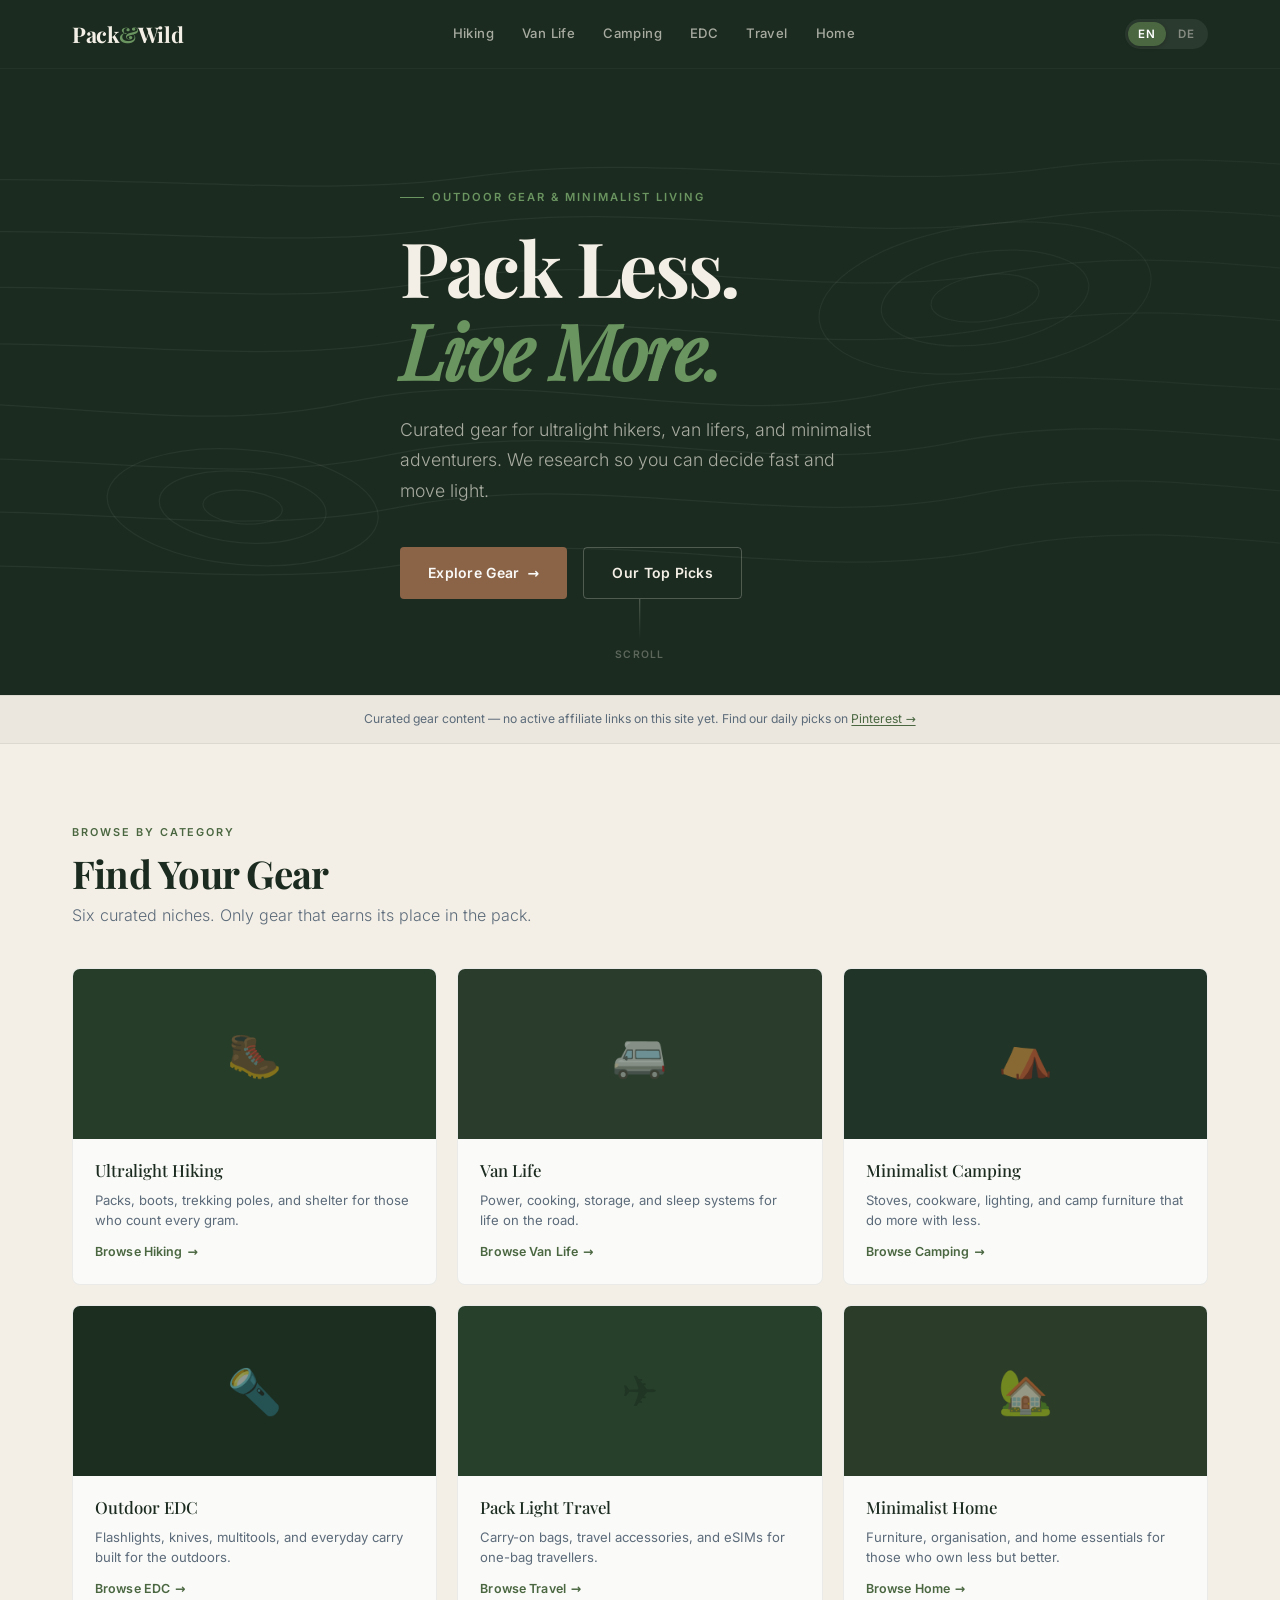
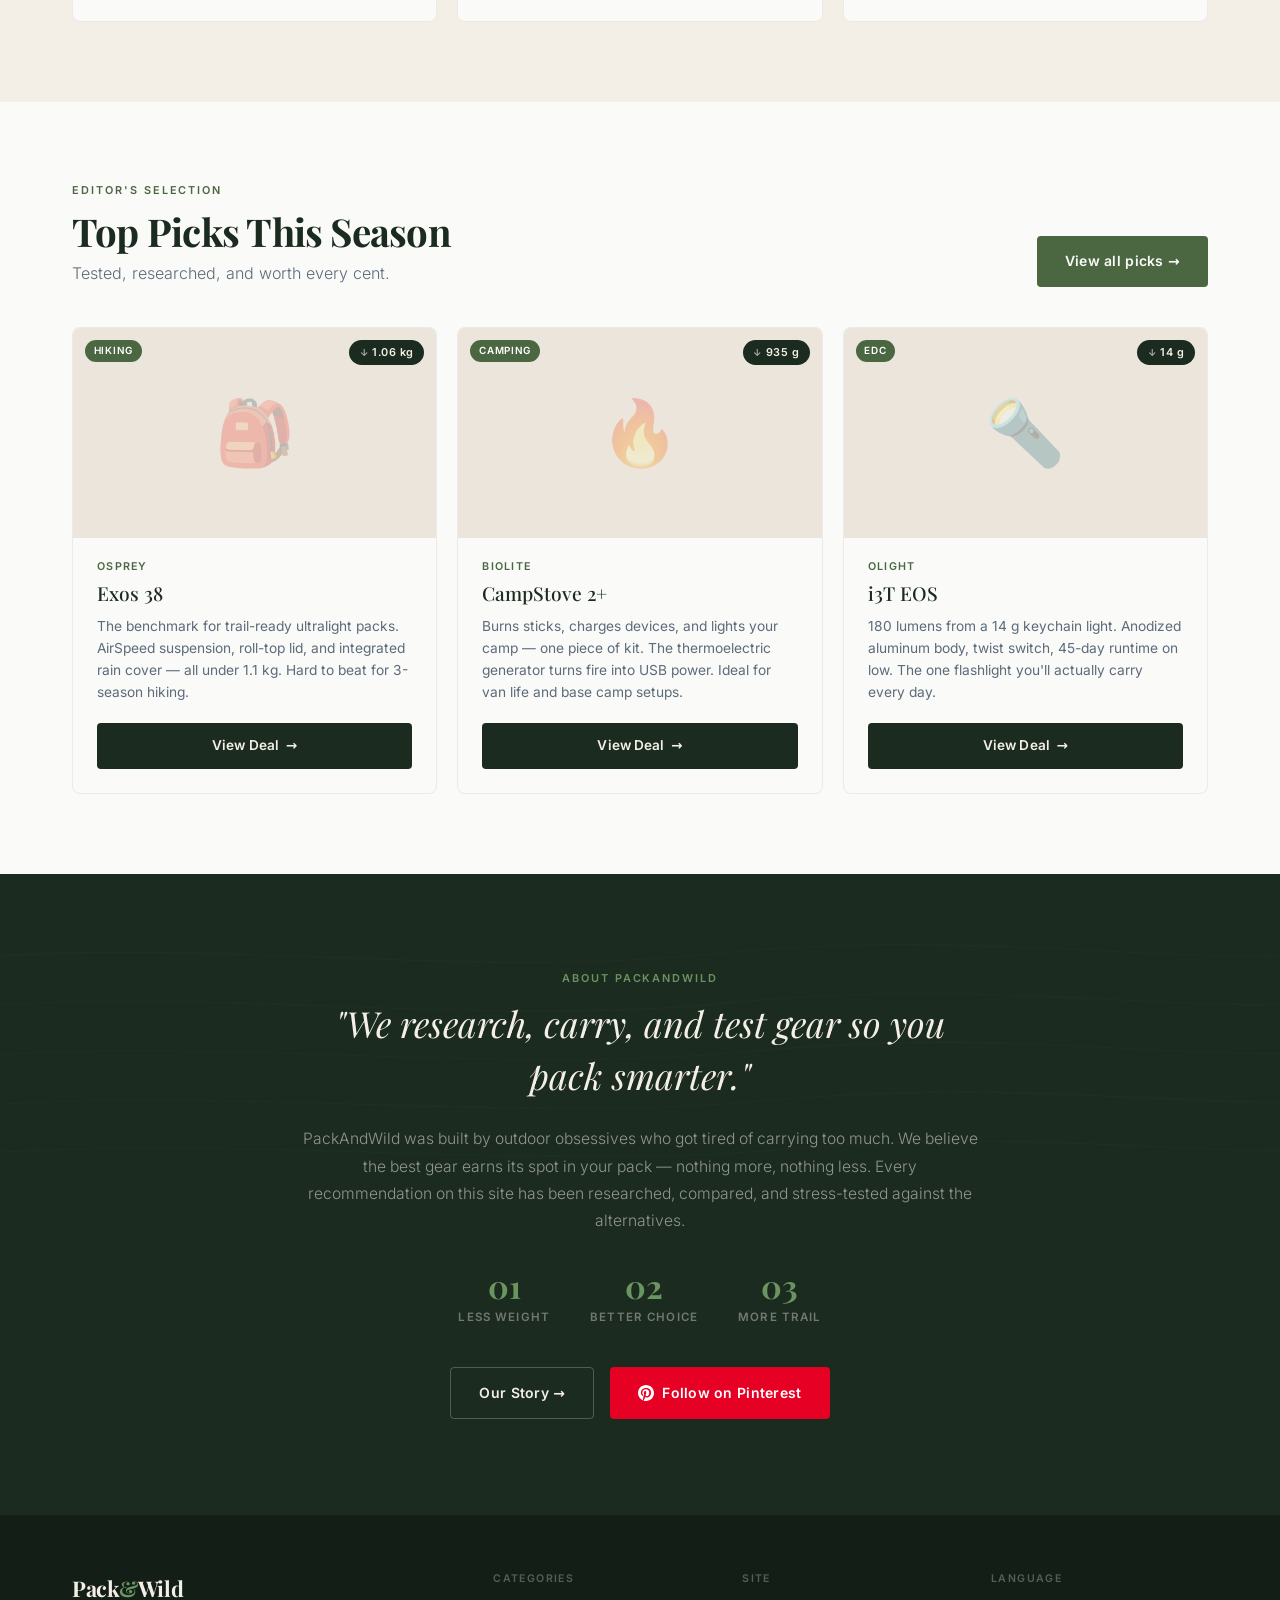
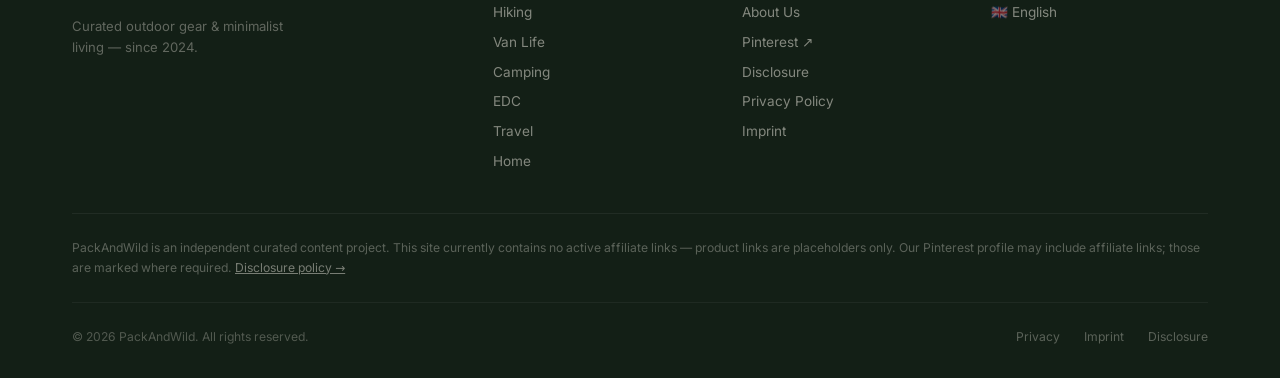
<file: index.html>
<!DOCTYPE html>
<html lang="en" data-lang="en">
<head>
  <meta charset="UTF-8"><link rel="icon" type="image/svg+xml" href="/favicon.svg">
  <meta name="viewport" content="width=device-width, initial-scale=1.0">
  <title>PackAndWild — Curated Gear for Minimalist Adventurers</title>
  <meta name="description" content="Curated outdoor gear for ultralight hikers, van lifers, and minimalist adventurers. Less weight, better choices, more trail.">
  <meta name="robots" content="index, follow">
  <link rel="canonical" href="https://packandwild.de/">
  <link rel="alternate" hreflang="en" href="https://packandwild.de/">
  <link rel="alternate" hreflang="de" href="https://packandwild.de/de/">
  <link rel="alternate" hreflang="x-default" href="https://packandwild.de/">
  <link rel="stylesheet" href="/fonts/fonts.css">

  <style>
    /* ============================================================
       TOKENS
    ============================================================ */
    :root {
      --forest:       #1B2B1F;
      --forest-deep:  #131F16;
      --forest-mid:   #243728;
      --sage:         #4A6741;
      --sage-light:   #6A9460;
      --cream:        #F4EFE6;
      --cream-dark:   #EBE5DB;
      --white:        #FAFAF8;
      --slate:        #5C6B7A;
      --bark:         #8B6347;
      --bark-light:   #9E7259;

      --font-display: 'Playfair Display', Georgia, serif;
      --font-body:    'Inter', system-ui, -apple-system, sans-serif;

      --radius-sm:  4px;
      --radius-md:  8px;
      --radius-lg:  16px;
      --transition: 0.22s ease;

      --max-w: 1200px;
      --nav-h: 68px;
    }

    /* ============================================================
       RESET
    ============================================================ */
    *, *::before, *::after { box-sizing: border-box; margin: 0; padding: 0; }
    html { scroll-behavior: smooth; }
    body {
      font-family: var(--font-body);
      background: var(--cream);
      color: var(--forest);
      line-height: 1.6;
      font-size: 16px;
      -webkit-font-smoothing: antialiased;
      -moz-osx-font-smoothing: grayscale;
    }
    a { color: inherit; text-decoration: none; }
    img { max-width: 100%; display: block; }
    ul { list-style: none; }
    button { font-family: var(--font-body); cursor: pointer; }

    /* ============================================================
       LANGUAGE TOGGLE LOGIC
       data-lang="en" on <html> shows [lang="en"], hides [lang="de"]
    ============================================================ */
    html[data-lang="en"] [lang="de"] { display: none !important; }
    html[data-lang="de"] [lang="en"] { display: none !important; }

    /* ============================================================
       LAYOUT HELPERS
    ============================================================ */
    .container {
      max-width: var(--max-w);
      margin: 0 auto;
      padding: 0 2rem;
    }
    @media (max-width: 600px) { .container { padding: 0 1.25rem; } }

    .section { padding: 5rem 0; }
    .section--alt { background: var(--white); }
    .section--dark { background: var(--forest); }

    .section-label {
      display: block;
      font-size: 0.68rem;
      font-weight: 600;
      letter-spacing: 0.18em;
      text-transform: uppercase;
      color: var(--sage);
      margin-bottom: 0.6rem;
    }
    .section-label--light { color: var(--sage-light); }

    .section-title {
      font-family: var(--font-display);
      font-size: clamp(1.75rem, 3vw, 2.5rem);
      font-weight: 700;
      line-height: 1.15;
      letter-spacing: -0.02em;
    }
    .section-title--light { color: var(--cream); }

    .section-sub {
      font-size: 1rem;
      color: var(--slate);
      margin-top: 0.5rem;
      max-width: 520px;
      font-weight: 300;
    }
    .section-sub--light { color: rgba(244,239,230,0.6); }

    /* ============================================================
       BUTTONS
    ============================================================ */
    .btn {
      display: inline-flex;
      align-items: center;
      gap: 0.5rem;
      padding: 0.875rem 1.75rem;
      font-size: 0.875rem;
      font-weight: 600;
      letter-spacing: 0.02em;
      border-radius: var(--radius-sm);
      border: none;
      transition: all var(--transition);
      white-space: nowrap;
    }
    .btn--primary {
      background: var(--bark);
      color: var(--white);
    }
    .btn--primary:hover {
      background: var(--bark-light);
      transform: translateY(-1px);
      box-shadow: 0 6px 20px rgba(139,99,71,0.35);
    }
    .btn--ghost {
      background: transparent;
      color: var(--cream);
      border: 1px solid rgba(244,239,230,0.25);
    }
    .btn--ghost:hover {
      border-color: rgba(244,239,230,0.6);
      background: rgba(244,239,230,0.06);
    }
    .btn--sage {
      background: var(--sage);
      color: var(--white);
    }
    .btn--sage:hover {
      background: #5a7a50;
      transform: translateY(-1px);
    }

    /* ============================================================
       NAVIGATION
    ============================================================ */
    .nav {
      position: sticky;
      top: 0;
      z-index: 200;
      height: var(--nav-h);
      background: var(--forest);
      display: flex;
      align-items: center;
      box-shadow: 0 1px 0 rgba(255,255,255,0.04);
    }
    .nav__inner {
      display: flex;
      align-items: center;
      justify-content: space-between;
      width: 100%;
      max-width: var(--max-w);
      margin: 0 auto;
      padding: 0 2rem;
      gap: 1.5rem;
    }
    .nav__logo {
      font-family: var(--font-display);
      font-size: 1.35rem;
      font-weight: 700;
      color: var(--cream);
      letter-spacing: -0.02em;
      flex-shrink: 0;
    }
    .nav__logo-accent { color: var(--sage-light); }

    .nav__links {
      display: flex;
      align-items: center;
      gap: 0.25rem;
    }
    .nav__links a {
      padding: 0.4rem 0.75rem;
      font-size: 0.82rem;
      font-weight: 500;
      letter-spacing: 0.03em;
      color: rgba(244,239,230,0.65);
      border-radius: var(--radius-sm);
      transition: all var(--transition);
    }
    .nav__links a:hover {
      color: var(--cream);
      background: rgba(255,255,255,0.05);
    }

    .nav__right {
      display: flex;
      align-items: center;
      gap: 0.75rem;
      flex-shrink: 0;
    }

    /* Language toggle pill */
    .lang-pill {
      display: flex;
      align-items: center;
      background: rgba(255,255,255,0.07);
      border-radius: 100px;
      padding: 3px;
      gap: 2px;
    }
    .lang-pill__btn {
      background: none;
      border: none;
      color: rgba(244,239,230,0.45);
      font-size: 0.72rem;
      font-weight: 700;
      letter-spacing: 0.06em;
      padding: 0.3rem 0.65rem;
      border-radius: 100px;
      transition: all var(--transition);
    }
    .lang-pill__btn.is-active {
      background: var(--sage);
      color: #fff;
      box-shadow: 0 1px 4px rgba(0,0,0,0.25);
    }
    .lang-pill__btn:hover:not(.is-active) {
      color: rgba(244,239,230,0.8);
    }

    /* Mobile hamburger */
    .nav__hamburger {
      display: none;
      flex-direction: column;
      gap: 5px;
      background: none;
      border: none;
      padding: 6px;
      cursor: pointer;
    }
    .nav__hamburger span {
      display: block;
      width: 22px;
      height: 1.5px;
      background: rgba(244,239,230,0.7);
      border-radius: 2px;
      transition: all var(--transition);
    }

    /* Mobile drawer */
    .nav__drawer {
      display: none;
      position: fixed;
      top: var(--nav-h);
      left: 0; right: 0;
      background: var(--forest-mid);
      padding: 1rem 2rem 1.5rem;
      border-top: 1px solid rgba(255,255,255,0.06);
      z-index: 199;
      box-shadow: 0 12px 32px rgba(0,0,0,0.3);
    }
    .nav__drawer.is-open { display: block; }
    .nav__drawer a {
      display: block;
      padding: 0.75rem 0;
      font-size: 0.95rem;
      font-weight: 500;
      color: rgba(244,239,230,0.75);
      border-bottom: 1px solid rgba(255,255,255,0.06);
      transition: color var(--transition);
    }
    .nav__drawer a:hover { color: var(--cream); }

    @media (max-width: 900px) {
      .nav__links { display: none; }
      .nav__hamburger { display: flex; }
    }
    @media (max-width: 600px) {
      .nav__inner { padding: 0 1.25rem; }
    }

    /* ============================================================
       HERO
    ============================================================ */
    .hero {
      position: relative;
      background: var(--forest);
      min-height: 600px;
      display: flex;
      align-items: center;
      overflow: hidden;
    }
    .hero__topo {
      position: absolute;
      inset: 0;
      width: 100%;
      height: 100%;
      pointer-events: none;
      opacity: 1;
    }
    .hero__content {
      position: relative;
      z-index: 1;
      padding: 7rem 0 6rem;
      max-width: 640px;
    }
    .hero__eyebrow {
      display: inline-flex;
      align-items: center;
      gap: 0.5rem;
      font-size: 0.7rem;
      font-weight: 600;
      letter-spacing: 0.18em;
      text-transform: uppercase;
      color: var(--sage-light);
      margin-bottom: 1.25rem;
    }
    .hero__eyebrow::before {
      content: '';
      display: block;
      width: 24px;
      height: 1px;
      background: var(--sage-light);
    }
    .hero__title {
      font-family: var(--font-display);
      font-size: clamp(2.75rem, 6vw, 4.75rem);
      font-weight: 700;
      color: var(--cream);
      line-height: 1.08;
      letter-spacing: -0.03em;
      margin-bottom: 1.5rem;
    }
    .hero__title em {
      font-style: italic;
      color: var(--sage-light);
    }
    .hero__sub {
      font-size: 1.1rem;
      color: rgba(244,239,230,0.65);
      line-height: 1.75;
      font-weight: 300;
      margin-bottom: 2.5rem;
      max-width: 480px;
    }
    .hero__ctas {
      display: flex;
      gap: 1rem;
      flex-wrap: wrap;
    }
    .hero__scroll {
      position: absolute;
      bottom: 2rem;
      left: 50%;
      transform: translateX(-50%);
      display: flex;
      flex-direction: column;
      align-items: center;
      gap: 0.5rem;
      color: rgba(244,239,230,0.3);
      font-size: 0.65rem;
      letter-spacing: 0.12em;
      text-transform: uppercase;
      font-weight: 600;
    }
    .hero__scroll-line {
      width: 1px;
      height: 40px;
      background: linear-gradient(to bottom, rgba(244,239,230,0.3), transparent);
    }

    @media (max-width: 600px) {
      .hero__content { padding: 5rem 0 4rem; }
      .hero__ctas { flex-direction: column; }
      .hero__ctas .btn { text-align: center; justify-content: center; }
    }

    /* ============================================================
       CATEGORY GRID
    ============================================================ */
    .category-grid {
      display: grid;
      grid-template-columns: repeat(3, 1fr);
      gap: 1.25rem;
      margin-top: 2.5rem;
    }
    @media (max-width: 900px) { .category-grid { grid-template-columns: repeat(2, 1fr); } }
    @media (max-width: 500px)  { .category-grid { grid-template-columns: 1fr 1fr; gap: 0.75rem; } }

    .cat-card {
      display: block;
      background: var(--white);
      border-radius: var(--radius-md);
      overflow: hidden;
      border: 1px solid rgba(27,43,31,0.07);
      transition: transform 0.25s ease, box-shadow 0.25s ease, border-color 0.25s ease;
    }
    .cat-card:hover {
      transform: translateY(-4px);
      box-shadow: 0 16px 40px rgba(27,43,31,0.1);
      border-color: rgba(74,103,65,0.2);
    }
    .cat-card__thumb {
      height: 170px;
      position: relative;
      display: flex;
      align-items: center;
      justify-content: center;
      overflow: hidden;
    }
    /* Per-category tones */
    .cat-card--hiking  .cat-card__thumb { background: #253D29; }
    .cat-card--vanlife .cat-card__thumb { background: #2A3D2C; }
    .cat-card--camping .cat-card__thumb { background: #203427; }
    .cat-card--edc     .cat-card__thumb { background: #1C2E20; }
    .cat-card--travel  .cat-card__thumb { background: #27402B; }
    .cat-card--home    .cat-card__thumb { background: #2B3D28; }

    .cat-card__emoji {
      font-size: 2.75rem;
      opacity: 0.5;
      transition: opacity var(--transition), transform var(--transition);
    }
    .cat-card:hover .cat-card__emoji {
      opacity: 0.75;
      transform: scale(1.1);
    }
    .cat-card__body {
      padding: 1.125rem 1.375rem 1.25rem;
    }
    .cat-card__name {
      font-family: var(--font-display);
      font-size: 1.05rem;
      font-weight: 500;
      color: var(--forest);
      margin-bottom: 0.35rem;
    }
    .cat-card__desc {
      font-size: 0.82rem;
      color: var(--slate);
      line-height: 1.55;
    }
    .cat-card__link {
      display: inline-flex;
      align-items: center;
      gap: 0.3rem;
      margin-top: 0.75rem;
      font-size: 0.78rem;
      font-weight: 600;
      color: var(--sage);
      letter-spacing: 0.01em;
      transition: gap var(--transition);
    }
    .cat-card:hover .cat-card__link { gap: 0.5rem; }

    /* ============================================================
       FEATURED PICKS
    ============================================================ */
    .picks-header {
      display: flex;
      align-items: flex-end;
      justify-content: space-between;
      margin-bottom: 2.5rem;
      flex-wrap: wrap;
      gap: 1rem;
    }
    .picks-grid {
      display: grid;
      grid-template-columns: repeat(3, 1fr);
      gap: 1.25rem;
    }
    @media (max-width: 900px) { .picks-grid { grid-template-columns: repeat(2, 1fr); } }
    @media (max-width: 580px) { .picks-grid { grid-template-columns: 1fr; } }

    .product-card {
      background: var(--white);
      border-radius: var(--radius-md);
      overflow: hidden;
      border: 1px solid rgba(27,43,31,0.07);
      display: flex;
      flex-direction: column;
      transition: transform 0.25s ease, box-shadow 0.25s ease;
    }
    .product-card:hover {
      transform: translateY(-4px);
      box-shadow: 0 16px 40px rgba(27,43,31,0.1);
    }
    .product-card__thumb {
      height: 210px;
      background: var(--cream-dark);
      position: relative;
      display: flex;
      align-items: center;
      justify-content: center;
    }
    .product-card__img-placeholder {
      font-size: 4rem;
      opacity: 0.28;
    }
    /* Weight badge — signature element */
    .weight-badge {
      position: absolute;
      top: 12px;
      right: 12px;
      background: var(--forest);
      color: var(--cream);
      font-size: 0.68rem;
      font-weight: 700;
      padding: 0.25rem 0.65rem;
      border-radius: 100px;
      letter-spacing: 0.05em;
      display: flex;
      align-items: center;
      gap: 0.25rem;
    }
    .weight-badge::before {
      content: '↓';
      font-size: 0.6rem;
      opacity: 0.7;
    }
    .cat-tag {
      position: absolute;
      top: 12px;
      left: 12px;
      background: var(--sage);
      color: #fff;
      font-size: 0.62rem;
      font-weight: 600;
      padding: 0.2rem 0.55rem;
      border-radius: 100px;
      letter-spacing: 0.07em;
      text-transform: uppercase;
    }
    .product-card__body {
      padding: 1.25rem 1.5rem 1.5rem;
      display: flex;
      flex-direction: column;
      flex: 1;
    }
    .product-card__brand {
      font-size: 0.67rem;
      font-weight: 700;
      letter-spacing: 0.12em;
      text-transform: uppercase;
      color: var(--sage);
      margin-bottom: 0.4rem;
    }
    .product-card__name {
      font-family: var(--font-display);
      font-size: 1.2rem;
      font-weight: 500;
      color: var(--forest);
      line-height: 1.25;
      margin-bottom: 0.625rem;
    }
    .product-card__desc {
      font-size: 0.86rem;
      color: var(--slate);
      line-height: 1.6;
      flex: 1;
      margin-bottom: 1.25rem;
    }
    .product-card__cta {
      display: flex;
      align-items: center;
      justify-content: center;
      gap: 0.4rem;
      padding: 0.75rem 1rem;
      background: var(--forest);
      color: var(--cream);
      font-size: 0.85rem;
      font-weight: 600;
      border-radius: var(--radius-sm);
      transition: background var(--transition);
      letter-spacing: 0.01em;
    }
    .product-card__cta:hover { background: var(--sage); }

    /* ============================================================
       ABOUT TEASER
    ============================================================ */
    .about-teaser {
      background: var(--forest);
      padding: 6rem 0;
      position: relative;
      overflow: hidden;
      text-align: center;
    }
    .about-teaser__topo {
      position: absolute;
      inset: 0;
      pointer-events: none;
      opacity: 0.5;
    }
    .about-teaser__inner {
      position: relative;
      z-index: 1;
      max-width: 680px;
      margin: 0 auto;
    }
    .about-teaser__quote {
      font-family: var(--font-display);
      font-size: clamp(1.5rem, 3vw, 2.25rem);
      font-style: italic;
      font-weight: 400;
      color: var(--cream);
      line-height: 1.45;
      margin-bottom: 1.5rem;
    }
    .about-teaser__text {
      font-size: 0.975rem;
      color: rgba(244,239,230,0.55);
      line-height: 1.75;
      font-weight: 300;
      margin-bottom: 2.25rem;
    }
    .about-teaser__principles {
      display: flex;
      justify-content: center;
      gap: 2.5rem;
      flex-wrap: wrap;
      margin-bottom: 2.5rem;
    }
    .principle {
      display: flex;
      flex-direction: column;
      align-items: center;
      gap: 0.375rem;
    }
    .principle__num {
      font-family: var(--font-display);
      font-size: 2rem;
      font-weight: 700;
      color: var(--sage-light);
      line-height: 1;
    }
    .principle__label {
      font-size: 0.72rem;
      font-weight: 600;
      letter-spacing: 0.1em;
      text-transform: uppercase;
      color: rgba(244,239,230,0.4);
    }

    /* ============================================================
       DISCLOSURE BANNER
    ============================================================ */
    .disclosure-bar {
      background: rgba(27,43,31,0.04);
      border-top: 1px solid rgba(27,43,31,0.07);
      border-bottom: 1px solid rgba(27,43,31,0.07);
      padding: 0.875rem 0;
    }
    .disclosure-bar p {
      font-size: 0.76rem;
      color: var(--slate);
      line-height: 1.5;
      text-align: center;
    }
    .disclosure-bar a {
      color: var(--sage);
      text-decoration: underline;
      text-underline-offset: 2px;
    }

    /* ============================================================
       FOOTER
    ============================================================ */
    .footer {
      background: var(--forest-deep);
      padding: 3.5rem 0 2rem;
    }
    .footer__top {
      display: grid;
      grid-template-columns: 1fr 2fr;
      gap: 4rem;
      padding-bottom: 2.5rem;
      border-bottom: 1px solid rgba(255,255,255,0.06);
      margin-bottom: 1.5rem;
    }
    @media (max-width: 700px) {
      .footer__top { grid-template-columns: 1fr; gap: 2rem; }
    }
    .footer__brand-logo {
      font-family: var(--font-display);
      font-size: 1.35rem;
      font-weight: 700;
      color: var(--cream);
      letter-spacing: -0.02em;
      margin-bottom: 0.625rem;
    }
    .footer__brand-logo span { color: var(--sage-light); }
    .footer__brand-tagline {
      font-size: 0.82rem;
      color: rgba(244,239,230,0.35);
      line-height: 1.6;
      max-width: 220px;
    }
    .footer__nav-grid {
      display: grid;
      grid-template-columns: repeat(3, 1fr);
      gap: 2rem;
    }
    @media (max-width: 500px) {
      .footer__nav-grid { grid-template-columns: repeat(2, 1fr); gap: 1.5rem; }
    }
    .footer__nav-title {
      font-size: 0.66rem;
      font-weight: 700;
      letter-spacing: 0.13em;
      text-transform: uppercase;
      color: rgba(244,239,230,0.3);
      margin-bottom: 0.875rem;
    }
    .footer__nav-links {
      display: flex;
      flex-direction: column;
      gap: 0.5rem;
    }
    .footer__nav-links a {
      font-size: 0.85rem;
      color: rgba(244,239,230,0.5);
      transition: color var(--transition);
    }
    .footer__nav-links a:hover { color: var(--cream); }

    .footer__disclosure {
      font-size: 0.76rem;
      color: rgba(244,239,230,0.32);
      line-height: 1.65;
      padding-bottom: 1.5rem;
      border-bottom: 1px solid rgba(255,255,255,0.05);
      margin-bottom: 1.5rem;
    }
    .footer__bottom {
      display: flex;
      justify-content: space-between;
      align-items: center;
      flex-wrap: wrap;
      gap: 0.75rem;
    }
    .footer__copy {
      font-size: 0.76rem;
      color: rgba(244,239,230,0.28);
    }
    .footer__legal {
      display: flex;
      gap: 1.5rem;
    }
    .footer__legal a {
      font-size: 0.76rem;
      color: rgba(244,239,230,0.32);
      transition: color var(--transition);
    }
    .footer__legal a:hover { color: rgba(244,239,230,0.7); }
  </style>
  <meta property="og:type" content="website">
  <meta property="og:url" content="https://packandwild.de/">
  <meta property="og:site_name" content="PackAndWild">
  <meta property="og:title" content="PackAndWild — Curated Outdoor & Minimalist Living Gear">
  <meta property="og:description" content="Expert-curated outdoor gear, van life essentials, EDC, and minimalist home picks. Weight-rated, EU-shipped, affiliate-free opinions.">
  <meta property="og:image" content="https://packandwild.de/img/og-home.jpg">
  <meta property="og:locale" content="en_GB">
  <meta property="og:locale:alternate" content="de_DE">
  <meta name="twitter:card" content="summary_large_image">
  <meta name="twitter:title" content="PackAndWild — Curated Outdoor & Minimalist Living Gear">
  <meta name="twitter:description" content="Expert-curated outdoor gear, van life essentials, EDC, and minimalist home picks. Weight-rated, EU-shipped, affiliate-free opinions.">
  <meta name="twitter:image" content="https://packandwild.de/img/og-home.jpg">
</head>

<body>

  <!-- ============================================================
       NAVIGATION
  ============================================================ -->
  <header class="nav" role="banner">
    <div class="nav__inner">
      <a href="/" class="nav__logo" aria-label="PackAndWild Home">
        Pack<span class="nav__logo-accent">&</span>Wild
      </a>

      <nav class="nav__links" aria-label="Main navigation">
        <a href="/hiking/" lang="en">Hiking</a>
        <a href="/de/wandern/" lang="de">Wandern</a>
        <a href="/vanlife/" lang="en">Van Life</a>
        <a href="/de/vanlife/" lang="de">Van Life</a>
        <a href="/camping/" lang="en">Camping</a>
        <a href="/de/camping/" lang="de">Camping</a>
        <a href="/edc/" lang="en">EDC</a>
        <a href="/de/edc/" lang="de">EDC</a>
        <a href="/travel/" lang="en">Travel</a>
        <a href="/de/reisen/" lang="de">Reisen</a>
        <a href="/home/" lang="en">Home</a>
        <a href="/de/zuhause/" lang="de">Zuhause</a>
      </nav>

      <div class="nav__right">
        <div class="lang-pill" role="group" aria-label="Language selection">
          <button class="lang-pill__btn is-active" id="btn-en" onclick="setLang('en')" aria-label="Switch to English">EN</button>
          <button class="lang-pill__btn" id="btn-de" onclick="setLang('de')" aria-label="Auf Deutsch wechseln">DE</button>
        </div>
        <button class="nav__hamburger" id="hamburger" aria-label="Open menu" aria-expanded="false" aria-controls="nav-drawer">
          <span></span><span></span><span></span>
        </button>
      </div>
    </div>

    <!-- Mobile drawer -->
    <nav class="nav__drawer" id="nav-drawer" aria-label="Mobile navigation">
      <a href="/hiking/" lang="en">Hiking</a>
      <a href="/de/wandern/" lang="de">Wandern</a>
      <a href="/vanlife/" lang="en">Van Life</a>
      <a href="/de/vanlife/" lang="de">Van Life</a>
      <a href="/camping/" lang="en">Camping</a>
      <a href="/de/camping/" lang="de">Camping</a>
      <a href="/edc/" lang="en">EDC</a>
      <a href="/de/edc/" lang="de">EDC</a>
      <a href="/travel/" lang="en">Travel</a>
      <a href="/de/reisen/" lang="de">Reisen</a>
      <a href="/home/" lang="en">Home</a>
      <a href="/de/zuhause/" lang="de">Zuhause</a>
      <a href="/about/" lang="en">About</a>
      <a href="/de/ueber-uns/" lang="de">Über uns</a>
    </nav>
  </header>


  <!-- ============================================================
       HERO
  ============================================================ -->
  <section class="hero" aria-label="Hero">

    <!-- Topographic SVG texture -->
    <svg class="hero__topo" viewBox="0 0 1440 600" preserveAspectRatio="xMidYMid slice"
         xmlns="http://www.w3.org/2000/svg" aria-hidden="true">
      <!-- Main contour group — organic irregular shapes -->
      <g fill="none" stroke="rgba(255,255,255,0.055)" stroke-width="1.2">
        <!-- Outer contours -->
        <path d="M -80,340 C 80,290 260,360 440,320 C 620,280 780,350 960,310 C 1140,270 1320,330 1520,300"/>
        <path d="M -80,390 C 100,345 290,410 480,370 C 670,330 840,395 1020,358 C 1200,320 1380,380 1520,355"/>
        <path d="M -80,440 C 110,398 300,458 490,420 C 680,382 860,445 1040,408 C 1220,370 1390,428 1520,408"/>
        <path d="M -80,490 C 120,452 320,508 510,472 C 700,434 880,498 1060,460 C 1240,422 1400,478 1520,460"/>
        <!-- Mid contours -->
        <path d="M -80,280 C 120,238 320,295 510,258 C 700,220 870,285 1060,248 C 1250,210 1390,265 1520,245"/>
        <path d="M -80,225 C 130,186 340,238 520,204 C 700,170 890,228 1070,195 C 1250,162 1400,214 1520,196"/>
        <!-- Upper contours -->
        <path d="M -80,170 C 140,135 360,182 540,152 C 720,122 910,172 1090,145 C 1270,118 1410,162 1520,148"/>
        <path d="M -80,118 C 150,88 380,130 560,104 C 740,78 930,120 1110,96 C 1290,72 1420,110 1520,100"/>
        <!-- Closed "summit" shapes — right side -->
        <ellipse cx="1050" cy="220" rx="160" ry="70" transform="rotate(-8 1050 220)"/>
        <ellipse cx="1050" cy="220" rx="100" ry="44" transform="rotate(-8 1050 220)"/>
        <ellipse cx="1050" cy="220" rx="52"  ry="22" transform="rotate(-8 1050 220)"/>
        <!-- Closed "summit" shapes — left side -->
        <ellipse cx="340" cy="420" rx="130" ry="55" transform="rotate(5 340 420)"/>
        <ellipse cx="340" cy="420" rx="80"  ry="34" transform="rotate(5 340 420)"/>
        <ellipse cx="340" cy="420" rx="38"  ry="16" transform="rotate(5 340 420)"/>
      </g>
      <!-- Subtle gradient overlay — darkens left side so text is more readable -->
      <defs>
        <linearGradient id="heroFade" x1="0" y1="0" x2="1" y2="0">
          <stop offset="0%"   stop-color="#1B2B1F" stop-opacity="0.0"/>
          <stop offset="55%"  stop-color="#1B2B1F" stop-opacity="0.0"/>
          <stop offset="100%" stop-color="#1B2B1F" stop-opacity="0.4"/>
        </linearGradient>
      </defs>
      <rect width="1440" height="600" fill="url(#heroFade)"/>
    </svg>

    <div class="container">
      <div class="hero__content">

        <span class="hero__eyebrow">
          <span lang="en">Outdoor Gear &amp; Minimalist Living</span>
          <span lang="de">Outdoor-Ausrüstung &amp; minimalistisches Leben</span>
        </span>

        <h1 class="hero__title">
          <span lang="en">Pack Less.<br><em>Live More.</em></span>
          <span lang="de">Weniger packen.<br><em>Mehr erleben.</em></span>
        </h1>

        <p class="hero__sub">
          <span lang="en">Curated gear for ultralight hikers, van lifers, and minimalist adventurers. We research so you can decide fast and move light.</span>
          <span lang="de">Kuratierte Ausrüstung für Ultraleichtwanderer, Van Lifer und minimalistische Abenteurer. Wir recherchieren — du entscheidest schnell und gehst leicht.</span>
        </p>

        <div class="hero__ctas">
          <a href="#categories" class="btn btn--primary">
            <span lang="en">Explore Gear</span>
            <span lang="de">Ausrüstung entdecken</span>
            <span aria-hidden="true">→</span>
          </a>
          <a href="#picks" class="btn btn--ghost">
            <span lang="en">Our Top Picks</span>
            <span lang="de">Unsere Empfehlungen</span>
          </a>
        </div>

      </div>
    </div>

    <div class="hero__scroll" aria-hidden="true">
      <div class="hero__scroll-line"></div>
      <span lang="en">Scroll</span>
      <span lang="de">Scrollen</span>
    </div>

  </section>


  <!-- ============================================================
       CONTENT DISCOVERY BAR
  ============================================================ -->
  <div class="disclosure-bar" role="note">
    <div class="container">
      <p lang="en">
        Curated gear content — no active affiliate links on this site yet.
        Find our daily picks on <a href="https://www.pinterest.com/packandwild/" target="_blank" rel="noopener noreferrer">Pinterest →</a>
      </p>
      <p lang="de">
        Kuratierte Gear-Inhalte — noch keine aktiven Affiliate-Links auf dieser Seite.
        Unsere täglichen Picks findest du auf <a href="https://www.pinterest.com/packandwild/" target="_blank" rel="noopener noreferrer">Pinterest →</a>
      </p>
    </div>
  </div>


  <!-- ============================================================
       CATEGORIES
  ============================================================ -->
  <section class="section" id="categories" aria-labelledby="categories-heading">
    <div class="container">

      <div>
        <span class="section-label">
          <span lang="en">Browse by Category</span>
          <span lang="de">Nach Kategorie stöbern</span>
        </span>
        <h2 class="section-title" id="categories-heading">
          <span lang="en">Find Your Gear</span>
          <span lang="de">Deine Ausrüstung finden</span>
        </h2>
        <p class="section-sub">
          <span lang="en">Six curated niches. Only gear that earns its place in the pack.</span>
          <span lang="de">Sechs kuratierte Bereiche. Nur Ausrüstung, die ihren Platz im Rucksack verdient.</span>
        </p>
      </div>

      <div class="category-grid">

        <!-- Hiking -->
        <a href="/hiking/" class="cat-card cat-card--hiking" aria-label="Ultralight Hiking">
          <div class="cat-card__thumb">
            <span class="cat-card__emoji" aria-hidden="true">🥾</span>
          </div>
          <div class="cat-card__body">
            <div class="cat-card__name">
              <span lang="en">Ultralight Hiking</span>
              <span lang="de">Ultraleichtes Wandern</span>
            </div>
            <p class="cat-card__desc">
              <span lang="en">Packs, boots, trekking poles, and shelter for those who count every gram.</span>
              <span lang="de">Rucksäcke, Schuhe, Stöcke und Unterkunft für alle, die jedes Gramm zählen.</span>
            </p>
            <span class="cat-card__link">
              <span lang="en">Browse Hiking</span>
              <span lang="de">Wandern entdecken</span>
              →
            </span>
          </div>
        </a>

        <!-- Van Life -->
        <a href="/vanlife/" class="cat-card cat-card--vanlife" aria-label="Van Life">
          <div class="cat-card__thumb">
            <span class="cat-card__emoji" aria-hidden="true">🚐</span>
          </div>
          <div class="cat-card__body">
            <div class="cat-card__name">Van Life</div>
            <p class="cat-card__desc">
              <span lang="en">Power, cooking, storage, and sleep systems for life on the road.</span>
              <span lang="de">Strom, Kochen, Stauraum und Schlafmöglichkeiten für das Leben auf der Straße.</span>
            </p>
            <span class="cat-card__link">
              <span lang="en">Browse Van Life</span>
              <span lang="de">Van Life entdecken</span>
              →
            </span>
          </div>
        </a>

        <!-- Camping -->
        <a href="/camping/" class="cat-card cat-card--camping" aria-label="Minimalist Camping">
          <div class="cat-card__thumb">
            <span class="cat-card__emoji" aria-hidden="true">⛺</span>
          </div>
          <div class="cat-card__body">
            <div class="cat-card__name">
              <span lang="en">Minimalist Camping</span>
              <span lang="de">Minimalistisches Camping</span>
            </div>
            <p class="cat-card__desc">
              <span lang="en">Stoves, cookware, lighting, and camp furniture that do more with less.</span>
              <span lang="de">Kocher, Kochgeschirr, Licht und Campingmöbel, die mehr mit weniger leisten.</span>
            </p>
            <span class="cat-card__link">
              <span lang="en">Browse Camping</span>
              <span lang="de">Camping entdecken</span>
              →
            </span>
          </div>
        </a>

        <!-- EDC -->
        <a href="/edc/" class="cat-card cat-card--edc" aria-label="Outdoor EDC">
          <div class="cat-card__thumb">
            <span class="cat-card__emoji" aria-hidden="true">🔦</span>
          </div>
          <div class="cat-card__body">
            <div class="cat-card__name">Outdoor EDC</div>
            <p class="cat-card__desc">
              <span lang="en">Flashlights, knives, multitools, and everyday carry built for the outdoors.</span>
              <span lang="de">Taschenlampen, Messer, Multitools und EDC speziell für draußen.</span>
            </p>
            <span class="cat-card__link">
              <span lang="en">Browse EDC</span>
              <span lang="de">EDC entdecken</span>
              →
            </span>
          </div>
        </a>

        <!-- Travel -->
        <a href="/travel/" class="cat-card cat-card--travel" aria-label="Pack Light Travel">
          <div class="cat-card__thumb">
            <span class="cat-card__emoji" aria-hidden="true">✈️</span>
          </div>
          <div class="cat-card__body">
            <div class="cat-card__name">
              <span lang="en">Pack Light Travel</span>
              <span lang="de">Leichtes Reisen</span>
            </div>
            <p class="cat-card__desc">
              <span lang="en">Carry-on bags, travel accessories, and eSIMs for one-bag travellers.</span>
              <span lang="de">Handgepäck, Reisezubehör und eSIMs für One-Bag-Reisende.</span>
            </p>
            <span class="cat-card__link">
              <span lang="en">Browse Travel</span>
              <span lang="de">Reisen entdecken</span>
              →
            </span>
          </div>
        </a>

        <!-- Home -->
        <a href="/home/" class="cat-card cat-card--home" aria-label="Minimalist Home">
          <div class="cat-card__thumb">
            <span class="cat-card__emoji" aria-hidden="true">🏡</span>
          </div>
          <div class="cat-card__body">
            <div class="cat-card__name">
              <span lang="en">Minimalist Home</span>
              <span lang="de">Minimalistisches Zuhause</span>
            </div>
            <p class="cat-card__desc">
              <span lang="en">Furniture, organisation, and home essentials for those who own less but better.</span>
              <span lang="de">Möbel, Organisation und Einrichtung für alle, die weniger aber Besseres besitzen.</span>
            </p>
            <span class="cat-card__link">
              <span lang="en">Browse Home</span>
              <span lang="de">Zuhause entdecken</span>
              →
            </span>
          </div>
        </a>

      </div>
    </div>
  </section>


  <!-- ============================================================
       FEATURED PICKS
  ============================================================ -->
  <section class="section section--alt" id="picks" aria-labelledby="picks-heading">
    <div class="container">

      <div class="picks-header">
        <div>
          <span class="section-label">
            <span lang="en">Editor's Selection</span>
            <span lang="de">Redaktionsauswahl</span>
          </span>
          <h2 class="section-title" id="picks-heading">
            <span lang="en">Top Picks This Season</span>
            <span lang="de">Top-Empfehlungen dieser Saison</span>
          </h2>
          <p class="section-sub">
            <span lang="en">Tested, researched, and worth every cent.</span>
            <span lang="de">Getestet, recherchiert und jeden Cent wert.</span>
          </p>
        </div>
        <a href="/hiking/" class="btn btn--sage" style="flex-shrink:0">
          <span lang="en">View all picks →</span>
          <span lang="de">Alle ansehen →</span>
        </a>
      </div>

      <div class="picks-grid">

        <!-- Pick 1: Osprey Exos 38 -->
        <div class="product-card">
          <div class="product-card__thumb">
            <span class="product-card__img-placeholder" aria-hidden="true">🎒</span>
            <span class="weight-badge" aria-label="Weight: 1.06 kg">1.06 kg</span>
            <span class="cat-tag">Hiking</span>
          </div>
          <div class="product-card__body">
            <div class="product-card__brand">Osprey</div>
            <div class="product-card__name">Exos 38</div>
            <p class="product-card__desc">
              <span lang="en">The benchmark for trail-ready ultralight packs. AirSpeed suspension, roll-top lid, and integrated rain cover — all under 1.1 kg. Hard to beat for 3-season hiking.</span>
              <span lang="de">Der Maßstab für ultraleichte Trailrucksäcke. AirSpeed-Aufhängung, Roll-Top-Deckel und integrierte Regenhülle — alles unter 1,1 kg. Für 3-Saison-Wanderungen kaum zu schlagen.</span>
            </p>
            <a href="#" class="product-card__cta" rel="nofollow sponsored">
              <span lang="en">View Deal</span>
              <span lang="de">Angebot ansehen</span>
              →
            </a>
          </div>
        </div>

        <!-- Pick 2: BioLite CampStove 2+ -->
        <div class="product-card">
          <div class="product-card__thumb">
            <span class="product-card__img-placeholder" aria-hidden="true">🔥</span>
            <span class="weight-badge" aria-label="Weight: 935 g">935 g</span>
            <span class="cat-tag">Camping</span>
          </div>
          <div class="product-card__body">
            <div class="product-card__brand">BioLite</div>
            <div class="product-card__name">CampStove 2+</div>
            <p class="product-card__desc">
              <span lang="en">Burns sticks, charges devices, and lights your camp — one piece of kit. The thermoelectric generator turns fire into USB power. Ideal for van life and base camp setups.</span>
              <span lang="de">Verbrennt Äste, lädt Geräte und beleuchtet das Camp — ein einziges Gerät. Der thermoelektrische Generator wandelt Feuer in USB-Strom. Ideal für Van Life und Basiscamps.</span>
            </p>
            <a href="#" class="product-card__cta" rel="nofollow sponsored">
              <span lang="en">View Deal</span>
              <span lang="de">Angebot ansehen</span>
              →
            </a>
          </div>
        </div>

        <!-- Pick 3: Olight i3T EOS -->
        <div class="product-card">
          <div class="product-card__thumb">
            <span class="product-card__img-placeholder" aria-hidden="true">🔦</span>
            <span class="weight-badge" aria-label="Weight: 14 g">14 g</span>
            <span class="cat-tag">EDC</span>
          </div>
          <div class="product-card__body">
            <div class="product-card__brand">Olight</div>
            <div class="product-card__name">i3T EOS</div>
            <p class="product-card__desc">
              <span lang="en">180 lumens from a 14 g keychain light. Anodized aluminum body, twist switch, 45-day runtime on low. The one flashlight you'll actually carry every day.</span>
              <span lang="de">180 Lumen aus einem 14-g-Schlüsselbundlicht. Eloxiertes Aluminiumgehäuse, Drehschalter, 45 Tage Laufzeit auf niedrig. Die eine Taschenlampe, die du täglich trägst.</span>
            </p>
            <a href="#" class="product-card__cta" rel="nofollow sponsored">
              <span lang="en">View Deal</span>
              <span lang="de">Angebot ansehen</span>
              →
            </a>
          </div>
        </div>

      </div>
    </div>
  </section>


  <!-- ============================================================
       ABOUT TEASER
  ============================================================ -->
  <section class="about-teaser" aria-labelledby="about-heading">

    <!-- Subtle topo repeat -->
    <svg class="about-teaser__topo" viewBox="0 0 1440 400" preserveAspectRatio="xMidYMid slice"
         xmlns="http://www.w3.org/2000/svg" aria-hidden="true">
      <g fill="none" stroke="rgba(255,255,255,0.04)" stroke-width="1.2">
        <path d="M -80,100 C 200,65 500,120 800,90 C 1100,60 1300,105 1520,88"/>
        <path d="M -80,155 C 200,120 520,175 820,145 C 1120,115 1320,160 1520,143"/>
        <path d="M -80,210 C 220,178 540,228 840,200 C 1140,170 1340,215 1520,198"/>
        <path d="M -80,265 C 240,235 560,282 860,255 C 1160,228 1350,268 1520,253"/>
        <path d="M -80,318 C 260,290 580,335 880,310 C 1180,284 1360,322 1520,308"/>
      </g>
    </svg>

    <div class="container">
      <div class="about-teaser__inner">

        <span class="section-label section-label--light" id="about-heading">
          <span lang="en">About PackAndWild</span>
          <span lang="de">Über PackAndWild</span>
        </span>

        <p class="about-teaser__quote">
          <span lang="en">"We research, carry, and test gear so you pack smarter."</span>
          <span lang="de">„Wir recherchieren, tragen und testen Ausrüstung, damit du intelligenter packst."</span>
        </p>

        <p class="about-teaser__text">
          <span lang="en">PackAndWild was built by outdoor obsessives who got tired of carrying too much. We believe the best gear earns its spot in your pack — nothing more, nothing less. Every recommendation on this site has been researched, compared, and stress-tested against the alternatives.</span>
          <span lang="de">PackAndWild wurde von Outdoor-Enthusiasten gegründet, die es leid waren, zu viel zu schleppen. Wir glauben, dass die beste Ausrüstung ihren Platz im Rucksack verdient — nicht mehr und nicht weniger. Jede Empfehlung auf dieser Website wurde recherchiert, verglichen und gegen Alternativen getestet.</span>
        </p>

        <div class="about-teaser__principles" role="list">
          <div class="principle" role="listitem">
            <span class="principle__num">01</span>
            <span class="principle__label" lang="en">Less Weight</span>
            <span class="principle__label" lang="de">Weniger Gewicht</span>
          </div>
          <div class="principle" role="listitem">
            <span class="principle__num">02</span>
            <span class="principle__label" lang="en">Better Choice</span>
            <span class="principle__label" lang="de">Bessere Wahl</span>
          </div>
          <div class="principle" role="listitem">
            <span class="principle__num">03</span>
            <span class="principle__label" lang="en">More Trail</span>
            <span class="principle__label" lang="de">Mehr Trail</span>
          </div>
        </div>

        <div style="display:flex;gap:1rem;justify-content:center;flex-wrap:wrap">
          <a href="/about/" class="btn btn--ghost">
            <span lang="en">Our Story →</span>
            <span lang="de">Unsere Geschichte →</span>
          </a>
          <a href="https://www.pinterest.com/packandwild/" target="_blank" rel="noopener noreferrer" class="btn" style="background:#E60023;color:#fff;display:inline-flex;align-items:center;gap:.5rem">
            <svg width="16" height="16" viewBox="0 0 24 24" fill="white" aria-hidden="true" xmlns="http://www.w3.org/2000/svg"><path d="M12 0C5.373 0 0 5.373 0 12c0 5.084 3.163 9.426 7.627 11.174-.105-.949-.2-2.405.042-3.441.218-.937 1.407-5.965 1.407-5.965s-.359-.719-.359-1.782c0-1.668.967-2.914 2.171-2.914 1.023 0 1.518.769 1.518 1.69 0 1.029-.655 2.568-.994 3.995-.283 1.194.599 2.169 1.777 2.169 2.133 0 3.772-2.249 3.772-5.495 0-2.873-2.064-4.882-5.012-4.882-3.414 0-5.418 2.561-5.418 5.207 0 1.031.397 2.138.893 2.738a.36.36 0 0 1 .083.345l-.333 1.36c-.053.22-.174.267-.402.161-1.499-.698-2.436-2.889-2.436-4.649 0-3.785 2.75-7.262 7.929-7.262 4.163 0 7.398 2.967 7.398 6.931 0 4.136-2.607 7.464-6.227 7.464-1.216 0-2.359-.632-2.75-1.378l-.748 2.853c-.271 1.043-1.002 2.35-1.492 3.146C9.57 23.812 10.763 24 12 24c6.627 0 12-5.373 12-12S18.627 0 12 0z"/></svg>
            <span lang="en">Follow on Pinterest</span>
            <span lang="de">Pinterest folgen</span>
          </a>
        </div>

      </div>
    </div>
  </section>


  <!-- ============================================================
       FOOTER
  ============================================================ -->
  <footer class="footer" role="contentinfo">
    <div class="container">

      <div class="footer__top">

        <div>
          <div class="footer__brand-logo">
            Pack<span>&</span>Wild
          </div>
          <p class="footer__brand-tagline">
            <span lang="en">Curated outdoor gear &amp; minimalist living — since 2024.</span>
            <span lang="de">Kuratierte Outdoor-Ausrüstung &amp; minimalistisches Leben — seit 2024.</span>
          </p>
        </div>

        <div class="footer__nav-grid">
          <div>
            <div class="footer__nav-title" lang="en">Categories</div>
            <div class="footer__nav-title" lang="de">Kategorien</div>
            <div class="footer__nav-links">
              <a href="/hiking/"><span lang="en">Hiking</span><span lang="de">Wandern</span></a>
              <a href="/vanlife/">Van Life</a>
              <a href="/camping/"><span lang="en">Camping</span><span lang="de">Camping</span></a>
              <a href="/edc/">EDC</a>
              <a href="/travel/"><span lang="en">Travel</span><span lang="de">Reisen</span></a>
              <a href="/home/"><span lang="en">Home</span><span lang="de">Zuhause</span></a>
            </div>
          </div>
          <div>
            <div class="footer__nav-title" lang="en">Site</div>
            <div class="footer__nav-title" lang="de">Seite</div>
            <div class="footer__nav-links">
              <a href="/about/"><span lang="en">About Us</span><span lang="de">Über uns</span></a>
              <a href="https://www.pinterest.com/packandwild/" target="_blank" rel="noopener noreferrer">Pinterest ↗</a>
              <a href="/about/#disclosure"><span lang="en">Disclosure</span><span lang="de">Hinweise</span></a>
              <a href="/privacy/"><span lang="en">Privacy Policy</span><span lang="de">Datenschutz</span></a>
              <a href="/imprint/"><span lang="en">Imprint</span><span lang="de">Impressum</span></a>
            </div>
          </div>
          <div>
            <div class="footer__nav-title" lang="en">Language</div>
            <div class="footer__nav-title" lang="de">Sprache</div>
            <div class="footer__nav-links">
              <a href="/" lang="en" onclick="setLang('en'); return true;">🇬🇧 English</a>
              <a href="/de/" lang="de" onclick="setLang('de'); return true;">🇩🇪 Deutsch</a>
            </div>
          </div>
        </div>

      </div>

      <div class="footer__disclosure">
        <p lang="en">
          PackAndWild is an independent curated content project. This site currently contains no active affiliate links — product links are placeholders only. Our Pinterest profile may include affiliate links; those are marked where required. <a href="/about/#disclosure" style="color:rgba(244,239,230,.45);text-decoration:underline">Disclosure policy →</a>
        </p>
        <p lang="de">
          PackAndWild ist ein unabhängiges, kuratiertes Contentprojekt. Diese Website enthält derzeit keine aktiven Affiliate-Links — Produkt-Links sind nur Platzhalter. Unser Pinterest-Profil kann Affiliate-Links enthalten; diese werden dort entsprechend gekennzeichnet. <a href="/about/#disclosure" style="color:rgba(244,239,230,.45);text-decoration:underline">Offenlegung →</a>
        </p>
      </div>

      <div class="footer__bottom">
        <span class="footer__copy">
          <span lang="en">© 2026 PackAndWild. All rights reserved.</span>
          <span lang="de">© 2026 PackAndWild. Alle Rechte vorbehalten.</span>
        </span>
        <nav class="footer__legal" aria-label="Legal links">
          <a href="/privacy/"><span lang="en">Privacy</span><span lang="de">Datenschutz</span></a>
          <a href="/imprint/"><span lang="en">Imprint</span><span lang="de">Impressum</span></a>
          <a href="/about/#disclosure"><span lang="en">Disclosure</span><span lang="de">Hinweise</span></a>
        </nav>
      </div>

    </div>
  </footer>


  <!-- ============================================================
       JAVASCRIPT — Language toggle + Mobile nav
  ============================================================ -->
  <script>
    // ── Language toggle ──────────────────────────────────────────
    function setLang(lang) {
      document.documentElement.setAttribute('data-lang', lang);
      document.documentElement.setAttribute('lang', lang);

      const btnEn = document.getElementById('btn-en');
      const btnDe = document.getElementById('btn-de');
      if (lang === 'en') {
        btnEn.classList.add('is-active');
        btnDe.classList.remove('is-active');
      } else {
        btnDe.classList.add('is-active');
        btnEn.classList.remove('is-active');
      }

      // Persist choice for session
      try { localStorage.setItem('paw-lang', lang); } catch(e) {}
    }

    // Restore saved preference
    (function() {
      try {
        const saved = localStorage.getItem('paw-lang');
        if (saved === 'de') setLang('de');
      } catch(e) {}
    })();

    // ── Mobile nav hamburger ──────────────────────────────────────
    const hamburger = document.getElementById('hamburger');
    const drawer    = document.getElementById('nav-drawer');

    hamburger.addEventListener('click', function() {
      const isOpen = drawer.classList.toggle('is-open');
      hamburger.setAttribute('aria-expanded', isOpen);
    });

    // Close drawer on link click
    drawer.querySelectorAll('a').forEach(function(link) {
      link.addEventListener('click', function() {
        drawer.classList.remove('is-open');
        hamburger.setAttribute('aria-expanded', 'false');
      });
    });

    // Close drawer on outside click
    document.addEventListener('click', function(e) {
      if (!hamburger.contains(e.target) && !drawer.contains(e.target)) {
        drawer.classList.remove('is-open');
        hamburger.setAttribute('aria-expanded', 'false');
      }
    });
  </script>

</body>
</html>
</file>
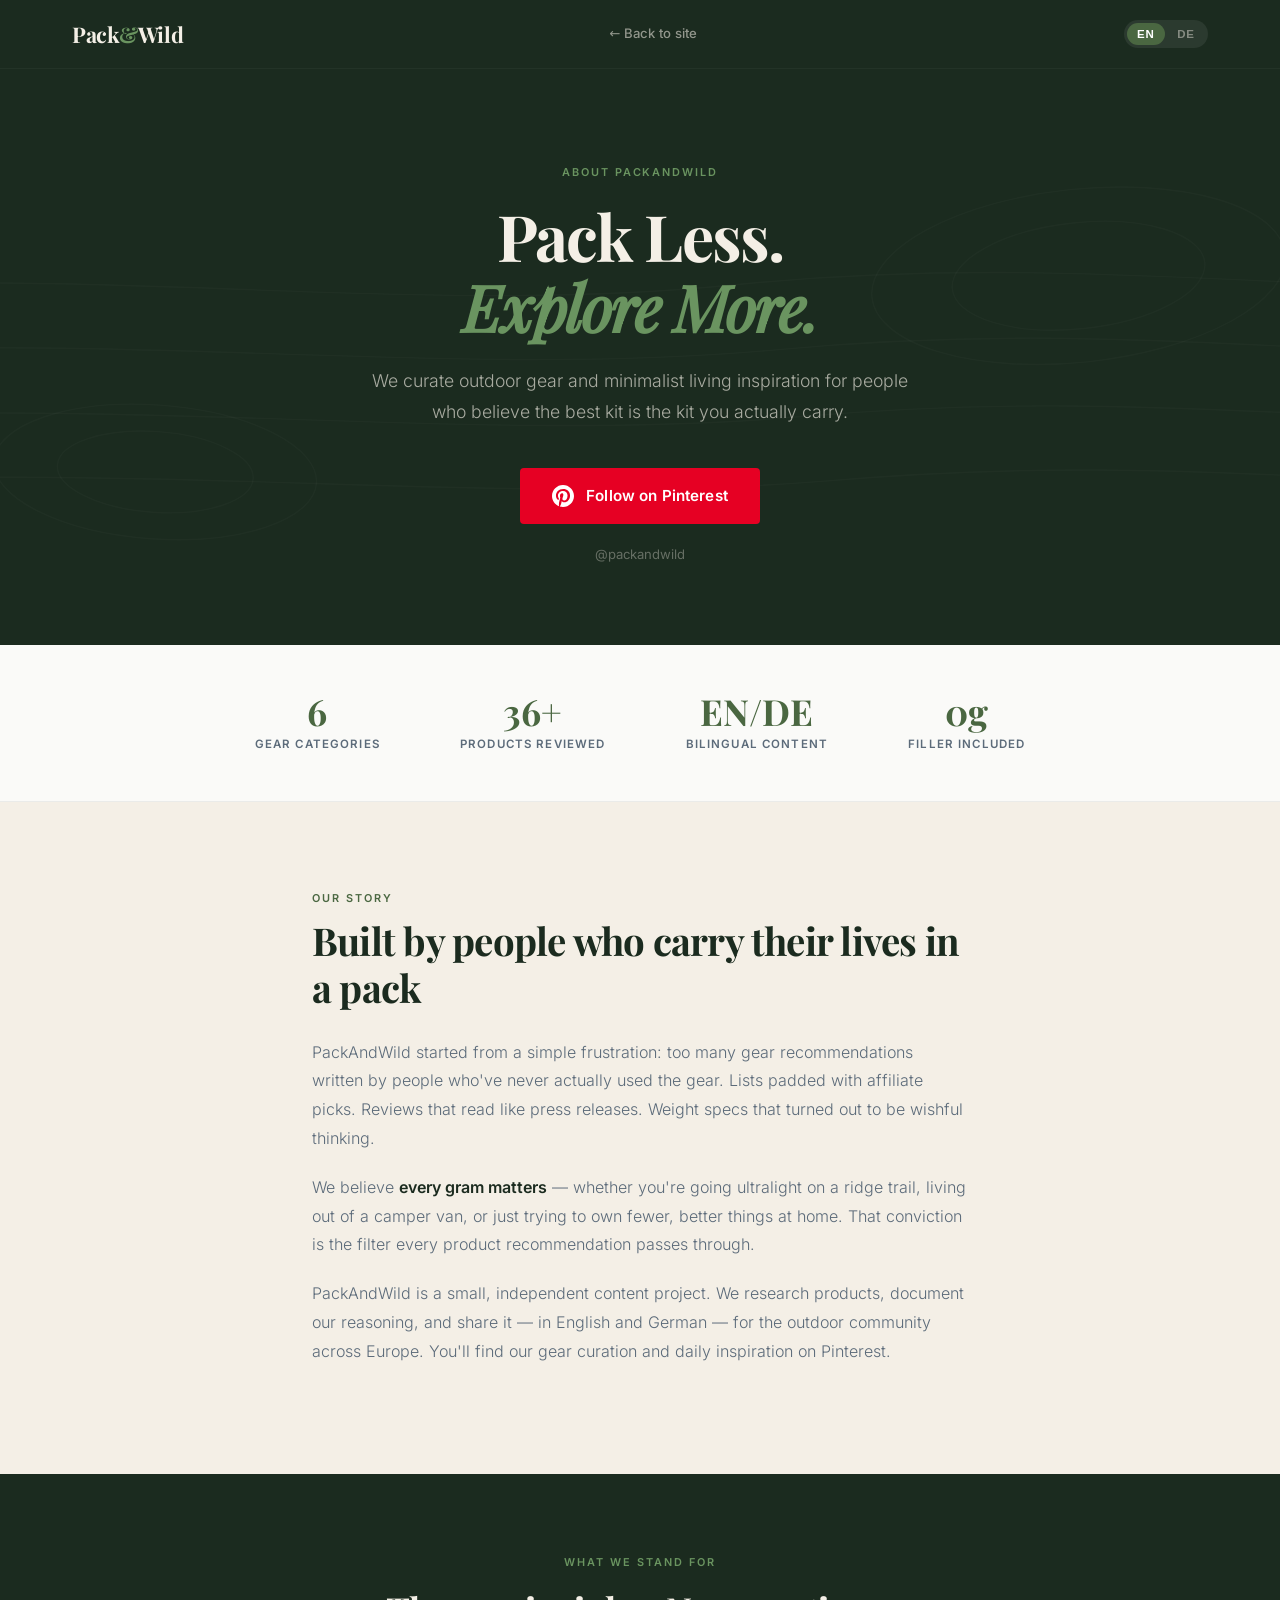
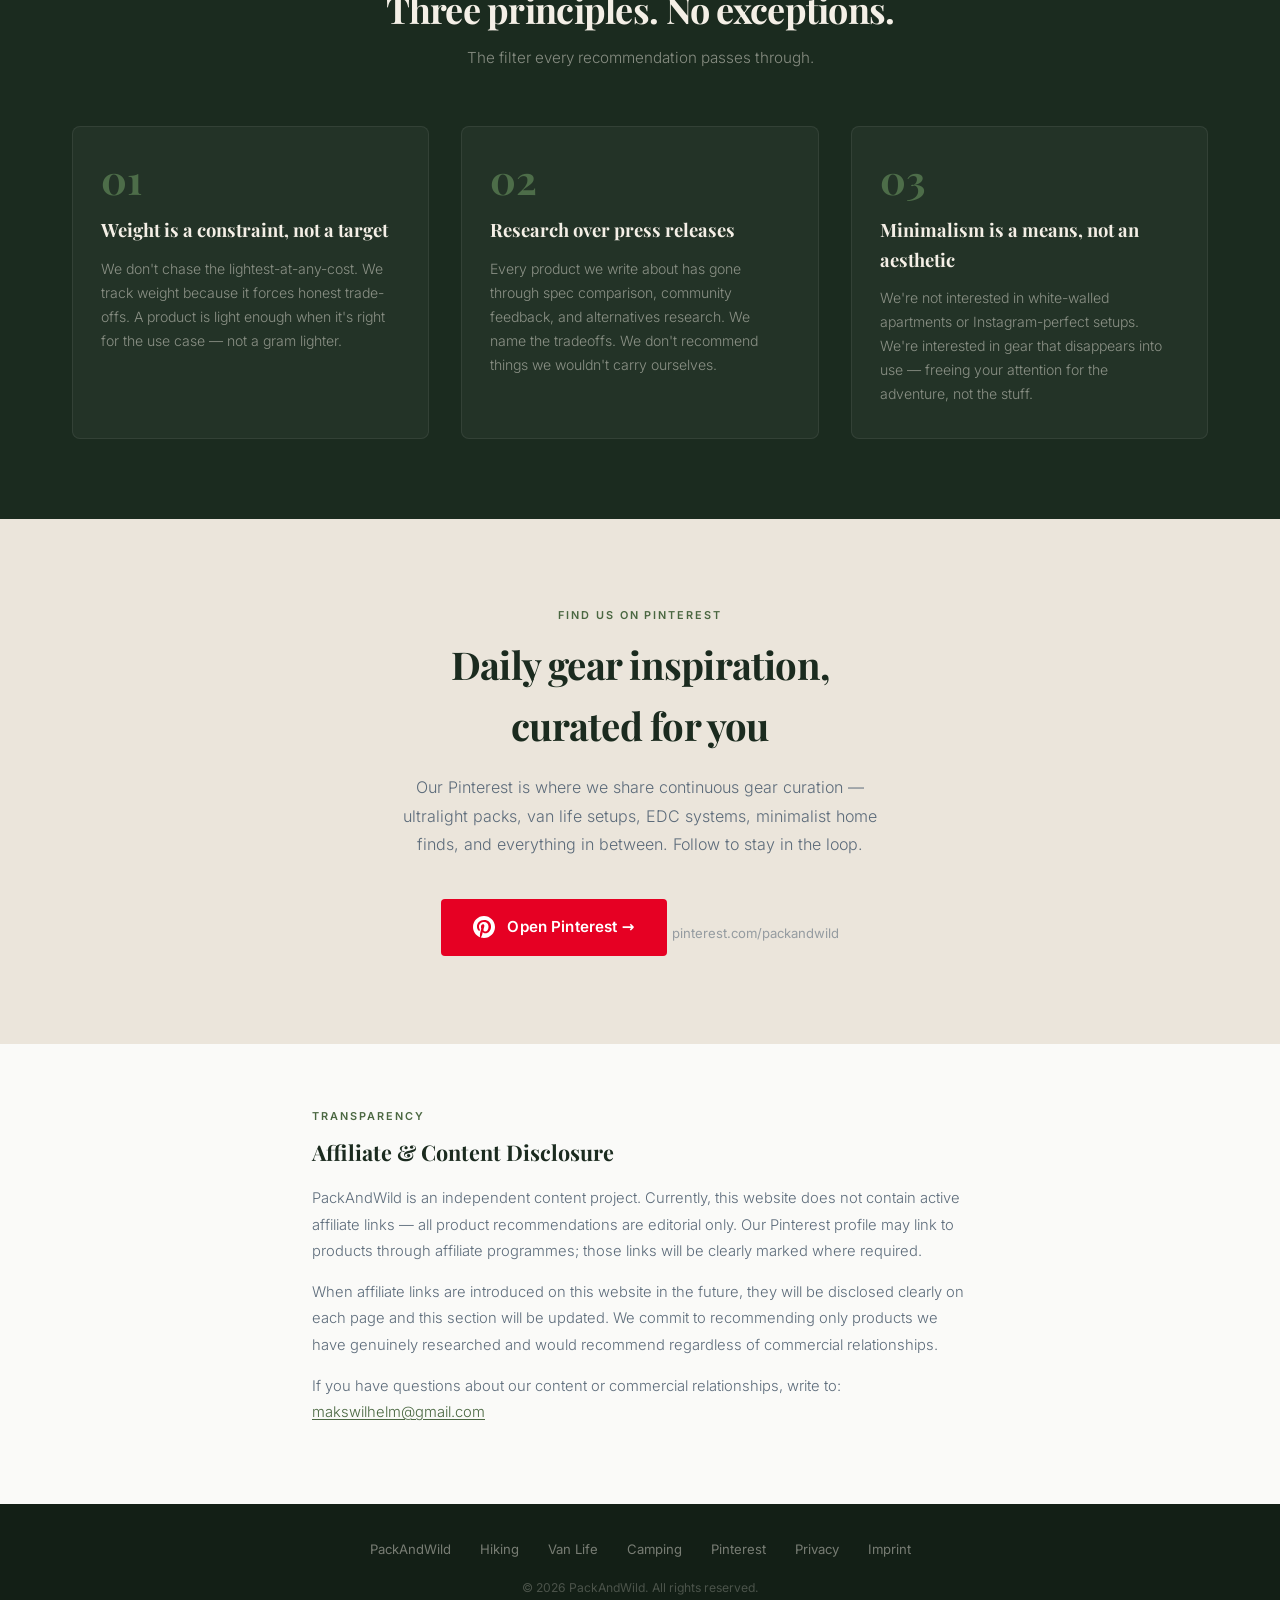
<file: about/index.html>
<!DOCTYPE html>
<html lang="en" data-lang="en">
<head>
  <meta charset="UTF-8"><link rel="icon" type="image/svg+xml" href="../favicon.svg"><meta name="viewport" content="width=device-width, initial-scale=1.0">
  <title>About — PackAndWild</title>
  <meta name="description" content="PackAndWild is a curated outdoor and minimalist living brand. Less weight, better choices, more trail. Follow us on Pinterest for daily gear inspiration.">
  <meta name="robots" content="index, follow">
  <link rel="canonical" href="https://packandwild.de/about/">
  <link rel="alternate" hreflang="en" href="https://packandwild.de/about/">
  <link rel="alternate" hreflang="de" href="https://packandwild.de/about/">
  <link rel="alternate" hreflang="x-default" href="https://packandwild.de/about/">
  <link rel="stylesheet" href="../fonts/fonts.css">
  <meta property="og:type" content="website">
  <meta property="og:url" content="https://packandwild.de/about/">
  <meta property="og:site_name" content="PackAndWild">
  <meta property="og:title" content="About PackAndWild — Curated Gear for Minimalist Adventurers">
  <meta property="og:description" content="PackAndWild is a curated outdoor and minimalist living brand. Less weight, better choices, more trail.">
  <meta property="og:image" content="https://packandwild.de/img/og-home.jpg">
  <meta property="og:locale" content="en_GB">
  <meta name="twitter:card" content="summary_large_image">
  <meta name="twitter:title" content="About PackAndWild">
  <meta name="twitter:description" content="Curated gear for ultralight hikers, van lifers, and minimalist adventurers.">
  <meta name="twitter:image" content="https://packandwild.de/img/og-home.jpg">
  <style>
    :root{--forest:#1B2B1F;--forest-deep:#131F16;--forest-mid:#243728;--sage:#4A6741;--sage-light:#6A9460;--cream:#F4EFE6;--cream-dark:#EBE5DB;--white:#FAFAF8;--slate:#5C6B7A;--bark:#8B6347;--font-display:'Playfair Display',Georgia,serif;--font-body:'Inter',system-ui,sans-serif;--radius-sm:4px;--radius-md:8px;--max-w:1200px;--content-w:720px;--nav-h:68px;--transition:0.22s ease}
    *,*::before,*::after{box-sizing:border-box;margin:0;padding:0}
    html{scroll-behavior:smooth}
    body{font-family:var(--font-body);background:var(--cream);color:var(--forest);line-height:1.6;font-size:16px;-webkit-font-smoothing:antialiased}
    a{color:inherit;text-decoration:none}
    html[data-lang="en"] [lang="de"]{display:none!important}
    html[data-lang="de"] [lang="en"]{display:none!important}

    /* ── Nav ─────────────────────────────────────────────────────── */
    .nav{position:sticky;top:0;z-index:200;height:var(--nav-h);background:var(--forest);display:flex;align-items:center;box-shadow:0 1px 0 rgba(255,255,255,.04)}
    .nav__inner{display:flex;align-items:center;justify-content:space-between;width:100%;max-width:var(--max-w);margin:0 auto;padding:0 2rem;gap:1.5rem}
    .nav__logo{font-family:var(--font-display);font-size:1.35rem;font-weight:700;color:var(--cream);letter-spacing:-.02em}
    .nav__logo-accent{color:var(--sage-light)}
    .nav__back{font-size:.82rem;font-weight:500;color:rgba(244,239,230,.55);transition:color var(--transition)}.nav__back:hover{color:var(--cream)}
    .lang-pill{display:flex;align-items:center;background:rgba(255,255,255,.07);border-radius:100px;padding:3px;gap:2px}
    .lang-pill__btn{background:none;border:none;color:rgba(244,239,230,.45);font-size:.72rem;font-weight:700;letter-spacing:.06em;padding:.3rem .65rem;border-radius:100px;cursor:pointer;transition:all .22s ease}
    .lang-pill__btn.is-active{background:var(--sage);color:#fff}

    /* ── Hero ────────────────────────────────────────────────────── */
    .hero{background:var(--forest);padding:6rem 0 5rem;position:relative;overflow:hidden}
    .hero__topo{position:absolute;inset:0;width:100%;height:100%;pointer-events:none;opacity:.45}
    .hero__inner{position:relative;z-index:1;max-width:var(--content-w);margin:0 auto;padding:0 2rem;text-align:center}
    .hero__eyebrow{display:block;font-size:.68rem;font-weight:600;letter-spacing:.18em;text-transform:uppercase;color:var(--sage-light);margin-bottom:1.25rem}
    .hero__title{font-family:var(--font-display);font-size:clamp(2.5rem,5vw,4rem);font-weight:700;color:var(--cream);line-height:1.1;letter-spacing:-.03em;margin-bottom:1.5rem}
    .hero__title em{font-style:italic;color:var(--sage-light)}
    .hero__sub{font-size:1.1rem;color:rgba(244,239,230,.65);line-height:1.75;font-weight:300;margin-bottom:2.5rem;max-width:560px;margin-left:auto;margin-right:auto}

    /* ── Pinterest CTA ───────────────────────────────────────────── */
    .pinterest-cta{display:inline-flex;align-items:center;gap:.75rem;background:#E60023;color:#fff;font-family:var(--font-body);font-size:.95rem;font-weight:600;letter-spacing:.01em;padding:1rem 2rem;border-radius:var(--radius-sm);border:none;cursor:pointer;text-decoration:none;transition:all var(--transition)}
    .pinterest-cta:hover{background:#cc001f;transform:translateY(-2px);box-shadow:0 8px 24px rgba(230,0,35,.35)}
    .pinterest-cta svg{flex-shrink:0}
    .hero__secondary{display:block;margin-top:1.25rem;font-size:.82rem;color:rgba(244,239,230,.35)}

    /* ── Stats row ───────────────────────────────────────────────── */
    .stats{background:var(--white);padding:3rem 0;border-bottom:1px solid rgba(27,43,31,.07)}
    .stats__inner{max-width:var(--max-w);margin:0 auto;padding:0 2rem;display:flex;justify-content:center;gap:5rem;flex-wrap:wrap}
    .stat{text-align:center}
    .stat__num{font-family:var(--font-display);font-size:2.25rem;font-weight:700;color:var(--sage);line-height:1}
    .stat__label{font-size:.72rem;font-weight:600;letter-spacing:.1em;text-transform:uppercase;color:var(--slate);margin-top:.375rem}

    /* ── Story ───────────────────────────────────────────────────── */
    .story{padding:5.5rem 0}
    .story__inner{max-width:var(--content-w);margin:0 auto;padding:0 2rem}
    .section-label{display:block;font-size:.68rem;font-weight:600;letter-spacing:.18em;text-transform:uppercase;color:var(--sage);margin-bottom:.6rem}
    .story__title{font-family:var(--font-display);font-size:clamp(1.75rem,3vw,2.5rem);font-weight:700;letter-spacing:-.02em;margin-bottom:1.75rem;line-height:1.2}
    .story__text{font-size:1rem;color:var(--slate);line-height:1.8;font-weight:300;margin-bottom:1.25rem}
    .story__text strong{font-weight:600;color:var(--forest)}

    /* ── Values ──────────────────────────────────────────────────── */
    .values{background:var(--forest);padding:5rem 0}
    .values__inner{max-width:var(--max-w);margin:0 auto;padding:0 2rem}
    .values__header{text-align:center;margin-bottom:3.5rem}
    .values__title{font-family:var(--font-display);font-size:clamp(1.75rem,3vw,2.25rem);font-weight:700;color:var(--cream);letter-spacing:-.02em}
    .values__sub{font-size:.95rem;color:rgba(244,239,230,.5);margin-top:.5rem;font-weight:300}
    .values__grid{display:grid;grid-template-columns:repeat(3,1fr);gap:2rem}
    @media(max-width:700px){.values__grid{grid-template-columns:1fr;gap:1.5rem}}
    .value-card{background:rgba(255,255,255,.04);border:1px solid rgba(255,255,255,.07);border-radius:var(--radius-md);padding:2rem 1.75rem}
    .value-card__num{font-family:var(--font-display);font-size:2.5rem;font-weight:700;color:var(--sage-light);opacity:.6;line-height:1;margin-bottom:1rem}
    .value-card__title{font-family:var(--font-display);font-size:1.15rem;font-weight:600;color:var(--cream);margin-bottom:.75rem}
    .value-card__text{font-size:.88rem;color:rgba(244,239,230,.5);line-height:1.7;font-weight:300}

    /* ── Pinterest section ───────────────────────────────────────── */
    .pinterest-section{padding:5.5rem 0;background:var(--cream-dark)}
    .pinterest-section__inner{max-width:var(--content-w);margin:0 auto;padding:0 2rem;text-align:center}
    .pinterest-section__title{font-family:var(--font-display);font-size:clamp(1.75rem,3vw,2.5rem);font-weight:700;letter-spacing:-.02em;margin-bottom:1rem;color:var(--forest)}
    .pinterest-section__text{font-size:1rem;color:var(--slate);line-height:1.8;font-weight:300;margin-bottom:2.5rem;max-width:500px;margin-left:auto;margin-right:auto}
    .pinterest-section__handle{display:inline-block;font-size:.82rem;color:rgba(92,107,122,.6);margin-top:1rem}

    /* ── Disclosure ──────────────────────────────────────────────── */
    .disclosure{padding:4rem 0;background:var(--white)}
    .disclosure__inner{max-width:var(--content-w);margin:0 auto;padding:0 2rem}
    .disclosure__title{font-family:var(--font-display);font-size:1.35rem;font-weight:700;margin-bottom:1rem;color:var(--forest)}
    .disclosure__text{font-size:.92rem;color:var(--slate);line-height:1.8;font-weight:300;margin-bottom:.9rem}
    .disclosure__text a{color:var(--sage);text-decoration:underline;text-underline-offset:2px}

    /* ── Footer ──────────────────────────────────────────────────── */
    .footer{background:var(--forest-deep);padding:2rem;text-align:center}
    .footer a{font-size:.82rem;color:rgba(244,239,230,.45);margin:0 .75rem;transition:color var(--transition)}.footer a:hover{color:var(--cream)}
    .footer__copy{display:block;font-size:.76rem;color:rgba(244,239,230,.25);margin-top:1rem}
  </style>
</head>
<body>

  <!-- Nav -->
  <header class="nav" role="banner">
    <div class="nav__inner">
      <a href="/" class="nav__logo" aria-label="PackAndWild Home">Pack<span class="nav__logo-accent">&</span>Wild</a>
      <a href="/" class="nav__back">
        <span lang="en">← Back to site</span>
        <span lang="de">← Zurück zur Seite</span>
      </a>
      <div class="lang-pill" role="group" aria-label="Language selection">
        <button class="lang-pill__btn is-active" id="btn-en" onclick="setLang('en')" aria-label="Switch to English">EN</button>
        <button class="lang-pill__btn" id="btn-de" onclick="setLang('de')" aria-label="Auf Deutsch wechseln">DE</button>
      </div>
    </div>
  </header>


  <!-- Hero -->
  <section class="hero" aria-label="About hero">
    <svg class="hero__topo" viewBox="0 0 1440 500" preserveAspectRatio="xMidYMid slice" xmlns="http://www.w3.org/2000/svg" aria-hidden="true">
      <g fill="none" stroke="rgba(255,255,255,0.05)" stroke-width="1.2">
        <path d="M -80,200 C 200,162 500,218 800,188 C 1100,158 1320,202 1520,185"/>
        <path d="M -80,255 C 220,220 540,272 840,244 C 1140,216 1340,258 1520,242"/>
        <path d="M -80,310 C 240,278 560,328 860,302 C 1160,276 1350,315 1520,299"/>
        <path d="M -80,365 C 260,335 580,382 880,358 C 1180,332 1360,368 1520,356"/>
        <ellipse cx="1100" cy="180" rx="180" ry="75" transform="rotate(-6 1100 180)"/>
        <ellipse cx="1100" cy="180" rx="110" ry="46" transform="rotate(-6 1100 180)"/>
        <ellipse cx="300" cy="350" rx="140" ry="58" transform="rotate(4 300 350)"/>
        <ellipse cx="300" cy="350" rx="85" ry="35" transform="rotate(4 300 350)"/>
      </g>
    </svg>
    <div class="hero__inner">
      <span class="hero__eyebrow">
        <span lang="en">About PackAndWild</span>
        <span lang="de">Über PackAndWild</span>
      </span>
      <h1 class="hero__title">
        <span lang="en">Pack Less.<br><em>Explore More.</em></span>
        <span lang="de">Weniger packen.<br><em>Mehr entdecken.</em></span>
      </h1>
      <p class="hero__sub">
        <span lang="en">We curate outdoor gear and minimalist living inspiration for people who believe the best kit is the kit you actually carry.</span>
        <span lang="de">Wir kuratieren Outdoor-Ausrüstung und Inspiration für alle, die glauben: Das beste Equipment ist das, das du wirklich trägst.</span>
      </p>
      <a href="https://www.pinterest.com/packandwild/" target="_blank" rel="noopener noreferrer" class="pinterest-cta" aria-label="Follow PackAndWild on Pinterest">
        <svg width="22" height="22" viewBox="0 0 24 24" fill="white" aria-hidden="true" xmlns="http://www.w3.org/2000/svg">
          <path d="M12 0C5.373 0 0 5.373 0 12c0 5.084 3.163 9.426 7.627 11.174-.105-.949-.2-2.405.042-3.441.218-.937 1.407-5.965 1.407-5.965s-.359-.719-.359-1.782c0-1.668.967-2.914 2.171-2.914 1.023 0 1.518.769 1.518 1.69 0 1.029-.655 2.568-.994 3.995-.283 1.194.599 2.169 1.777 2.169 2.133 0 3.772-2.249 3.772-5.495 0-2.873-2.064-4.882-5.012-4.882-3.414 0-5.418 2.561-5.418 5.207 0 1.031.397 2.138.893 2.738a.36.36 0 0 1 .083.345l-.333 1.36c-.053.22-.174.267-.402.161-1.499-.698-2.436-2.889-2.436-4.649 0-3.785 2.75-7.262 7.929-7.262 4.163 0 7.398 2.967 7.398 6.931 0 4.136-2.607 7.464-6.227 7.464-1.216 0-2.359-.632-2.75-1.378l-.748 2.853c-.271 1.043-1.002 2.35-1.492 3.146C9.57 23.812 10.763 24 12 24c6.627 0 12-5.373 12-12S18.627 0 12 0z"/>
        </svg>
        <span lang="en">Follow on Pinterest</span>
        <span lang="de">Auf Pinterest folgen</span>
      </a>
      <span class="hero__secondary">@packandwild</span>
    </div>
  </section>


  <!-- Stats -->
  <div class="stats" role="list" aria-label="PackAndWild by the numbers">
    <div class="stats__inner">
      <div class="stat" role="listitem">
        <div class="stat__num">6</div>
        <div class="stat__label">
          <span lang="en">Gear Categories</span>
          <span lang="de">Kategorien</span>
        </div>
      </div>
      <div class="stat" role="listitem">
        <div class="stat__num">36+</div>
        <div class="stat__label">
          <span lang="en">Products Reviewed</span>
          <span lang="de">Produkte bewertet</span>
        </div>
      </div>
      <div class="stat" role="listitem">
        <div class="stat__num">EN/DE</div>
        <div class="stat__label">
          <span lang="en">Bilingual Content</span>
          <span lang="de">Zweisprachige Inhalte</span>
        </div>
      </div>
      <div class="stat" role="listitem">
        <div class="stat__num">0g</div>
        <div class="stat__label">
          <span lang="en">Filler Included</span>
          <span lang="de">Füllmaterial</span>
        </div>
      </div>
    </div>
  </div>


  <!-- Story -->
  <section class="story">
    <div class="story__inner">

      <!-- ENGLISH -->
      <div lang="en">
        <span class="section-label">Our Story</span>
        <h2 class="story__title">Built by people who carry their lives in a pack</h2>
        <p class="story__text">PackAndWild started from a simple frustration: too many gear recommendations written by people who've never actually used the gear. Lists padded with affiliate picks. Reviews that read like press releases. Weight specs that turned out to be wishful thinking.</p>
        <p class="story__text">We believe <strong>every gram matters</strong> — whether you're going ultralight on a ridge trail, living out of a camper van, or just trying to own fewer, better things at home. That conviction is the filter every product recommendation passes through.</p>
        <p class="story__text">PackAndWild is a small, independent content project. We research products, document our reasoning, and share it — in English and German — for the outdoor community across Europe. You'll find our gear curation and daily inspiration on Pinterest.</p>
      </div>

      <!-- GERMAN -->
      <div lang="de">
        <span class="section-label">Unsere Geschichte</span>
        <h2 class="story__title">Gebaut von Menschen, die ihr Leben in einem Rucksack tragen</h2>
        <p class="story__text">PackAndWild entstand aus einer einfachen Frustration: zu viele Gear-Empfehlungen, geschrieben von Menschen, die das Equipment nie wirklich benutzt haben. Listen, aufgefüllt mit Affiliate-Picks. Reviews, die wie Pressemitteilungen klingen. Gewichtsangaben, die sich als Wunschdenken herausstellten.</p>
        <p class="story__text">Wir glauben, dass <strong>jedes Gramm zählt</strong> — egal ob du ultraleicht auf einem Bergrücken unterwegs bist, im Campervan lebst oder einfach versucht, zuhause weniger, aber Besseres zu besitzen. Diese Überzeugung ist der Filter, durch den jede Produktempfehlung muss.</p>
        <p class="story__text">PackAndWild ist ein kleines, unabhängiges Contentprojekt. Wir recherchieren Produkte, dokumentieren unsere Überlegungen und teilen sie — auf Englisch und Deutsch — für die Outdoor-Community in ganz Europa. Unsere Gear-Kuration und tägliche Inspiration findest du auf Pinterest.</p>
      </div>

    </div>
  </section>


  <!-- Values -->
  <section class="values" aria-labelledby="values-heading">
    <div class="values__inner">
      <div class="values__header">
        <span class="section-label" style="color:var(--sage-light)" id="values-heading">
          <span lang="en">What we stand for</span>
          <span lang="de">Wofür wir stehen</span>
        </span>
        <h2 class="values__title">
          <span lang="en">Three principles. No exceptions.</span>
          <span lang="de">Drei Prinzipien. Keine Ausnahmen.</span>
        </h2>
        <p class="values__sub">
          <span lang="en">The filter every recommendation passes through.</span>
          <span lang="de">Der Filter, durch den jede Empfehlung muss.</span>
        </p>
      </div>
      <div class="values__grid">

        <div class="value-card">
          <div class="value-card__num">01</div>
          <div class="value-card__title">
            <span lang="en">Weight is a constraint, not a target</span>
            <span lang="de">Gewicht ist eine Einschränkung, kein Ziel</span>
          </div>
          <p class="value-card__text">
            <span lang="en">We don't chase the lightest-at-any-cost. We track weight because it forces honest trade-offs. A product is light enough when it's right for the use case — not a gram lighter.</span>
            <span lang="de">Wir jagen nicht dem Leichtesten um jeden Preis. Wir tracken Gewicht, weil es ehrliche Abwägungen erzwingt. Ein Produkt ist leicht genug, wenn es für den Anwendungsfall passt — kein Gramm leichter.</span>
          </p>
        </div>

        <div class="value-card">
          <div class="value-card__num">02</div>
          <div class="value-card__title">
            <span lang="en">Research over press releases</span>
            <span lang="de">Recherche statt Pressemitteilungen</span>
          </div>
          <p class="value-card__text">
            <span lang="en">Every product we write about has gone through spec comparison, community feedback, and alternatives research. We name the tradeoffs. We don't recommend things we wouldn't carry ourselves.</span>
            <span lang="de">Jedes Produkt, über das wir schreiben, hat Spezifikationsvergleiche, Community-Feedback und Alternativenrecherche durchlaufen. Wir nennen die Kompromisse. Wir empfehlen nichts, was wir nicht selbst tragen würden.</span>
          </p>
        </div>

        <div class="value-card">
          <div class="value-card__num">03</div>
          <div class="value-card__title">
            <span lang="en">Minimalism is a means, not an aesthetic</span>
            <span lang="de">Minimalismus ist ein Mittel, kein Ästhetik</span>
          </div>
          <p class="value-card__text">
            <span lang="en">We're not interested in white-walled apartments or Instagram-perfect setups. We're interested in gear that disappears into use — freeing your attention for the adventure, not the stuff.</span>
            <span lang="de">Wir interessieren uns nicht für weiße Wände oder Instagram-perfekte Setups. Uns interessiert Ausrüstung, die sich in den Hintergrund zurückzieht — damit du dich aufs Abenteuer konzentrieren kannst, nicht auf die Sachen.</span>
          </p>
        </div>

      </div>
    </div>
  </section>


  <!-- Pinterest section -->
  <section class="pinterest-section" aria-labelledby="pinterest-heading">
    <div class="pinterest-section__inner">
      <span class="section-label" id="pinterest-heading">
        <span lang="en">Find us on Pinterest</span>
        <span lang="de">Finde uns auf Pinterest</span>
      </span>
      <h2 class="pinterest-section__title">
        <span lang="en">Daily gear inspiration,<br>curated for you</span>
        <span lang="de">Tägliche Gear-Inspiration,<br>kuratiert für dich</span>
      </h2>
      <p class="pinterest-section__text">
        <span lang="en">Our Pinterest is where we share continuous gear curation — ultralight packs, van life setups, EDC systems, minimalist home finds, and everything in between. Follow to stay in the loop.</span>
        <span lang="de">Auf unserem Pinterest teilen wir kontinuierlich kuratierte Gear-Picks — ultraleichte Rucksäcke, Van Life Setups, EDC-Systeme, minimalistische Home-Finds und alles dazwischen. Folge uns, um nichts zu verpassen.</span>
      </p>
      <a href="https://www.pinterest.com/packandwild/" target="_blank" rel="noopener noreferrer" class="pinterest-cta" aria-label="Open PackAndWild Pinterest profile">
        <svg width="22" height="22" viewBox="0 0 24 24" fill="white" aria-hidden="true" xmlns="http://www.w3.org/2000/svg">
          <path d="M12 0C5.373 0 0 5.373 0 12c0 5.084 3.163 9.426 7.627 11.174-.105-.949-.2-2.405.042-3.441.218-.937 1.407-5.965 1.407-5.965s-.359-.719-.359-1.782c0-1.668.967-2.914 2.171-2.914 1.023 0 1.518.769 1.518 1.69 0 1.029-.655 2.568-.994 3.995-.283 1.194.599 2.169 1.777 2.169 2.133 0 3.772-2.249 3.772-5.495 0-2.873-2.064-4.882-5.012-4.882-3.414 0-5.418 2.561-5.418 5.207 0 1.031.397 2.138.893 2.738a.36.36 0 0 1 .083.345l-.333 1.36c-.053.22-.174.267-.402.161-1.499-.698-2.436-2.889-2.436-4.649 0-3.785 2.75-7.262 7.929-7.262 4.163 0 7.398 2.967 7.398 6.931 0 4.136-2.607 7.464-6.227 7.464-1.216 0-2.359-.632-2.75-1.378l-.748 2.853c-.271 1.043-1.002 2.35-1.492 3.146C9.57 23.812 10.763 24 12 24c6.627 0 12-5.373 12-12S18.627 0 12 0z"/>
        </svg>
        <span lang="en">Open Pinterest →</span>
        <span lang="de">Pinterest öffnen →</span>
      </a>
      <span class="pinterest-section__handle">pinterest.com/packandwild</span>
    </div>
  </section>


  <!-- Disclosure -->
  <section class="disclosure" id="disclosure" aria-labelledby="disclosure-heading">
    <div class="disclosure__inner">

      <div lang="en">
        <span class="section-label">Transparency</span>
        <h2 class="disclosure__title" id="disclosure-heading">Affiliate &amp; Content Disclosure</h2>
        <p class="disclosure__text">PackAndWild is an independent content project. Currently, this website does not contain active affiliate links — all product recommendations are editorial only. Our Pinterest profile may link to products through affiliate programmes; those links will be clearly marked where required.</p>
        <p class="disclosure__text">When affiliate links are introduced on this website in the future, they will be disclosed clearly on each page and this section will be updated. We commit to recommending only products we have genuinely researched and would recommend regardless of commercial relationships.</p>
        <p class="disclosure__text">If you have questions about our content or commercial relationships, write to: <a href="mailto:makswilhelm@gmail.com">makswilhelm@gmail.com</a></p>
      </div>

      <div lang="de">
        <span class="section-label">Transparenz</span>
        <h2 class="disclosure__title">Affiliate- &amp; Inhaltshinweis</h2>
        <p class="disclosure__text">PackAndWild ist ein unabhängiges Contentprojekt. Aktuell enthält diese Website keine aktiven Affiliate-Links — alle Produktempfehlungen sind rein redaktioneller Natur. Unser Pinterest-Profil kann auf Produkte über Affiliate-Programme verlinken; diese Links werden dort, wo es erforderlich ist, entsprechend gekennzeichnet.</p>
        <p class="disclosure__text">Wenn Affiliate-Links auf dieser Website künftig eingeführt werden, werden sie auf jeder Seite deutlich gekennzeichnet und dieser Abschnitt wird aktualisiert. Wir verpflichten uns, nur Produkte zu empfehlen, die wir wirklich recherchiert haben und die wir unabhängig von kommerziellen Beziehungen empfehlen würden.</p>
        <p class="disclosure__text">Bei Fragen zu unseren Inhalten oder kommerziellen Beziehungen schreib an: <a href="mailto:makswilhelm@gmail.com">makswilhelm@gmail.com</a></p>
      </div>

    </div>
  </section>


  <!-- Footer -->
  <footer class="footer" role="contentinfo">
    <a href="/">PackAndWild</a>
    <a href="/hiking/"><span lang="en">Hiking</span><span lang="de">Wandern</span></a>
    <a href="/vanlife/">Van Life</a>
    <a href="/camping/">Camping</a>
    <a href="https://www.pinterest.com/packandwild/" target="_blank" rel="noopener noreferrer">Pinterest</a>
    <a href="/privacy/"><span lang="en">Privacy</span><span lang="de">Datenschutz</span></a>
    <a href="/imprint/"><span lang="en">Imprint</span><span lang="de">Impressum</span></a>
    <span class="footer__copy">
      <span lang="en">© 2026 PackAndWild. All rights reserved.</span>
      <span lang="de">© 2026 PackAndWild. Alle Rechte vorbehalten.</span>
    </span>
  </footer>

  <script>
    function setLang(l){document.documentElement.setAttribute('data-lang',l);document.documentElement.setAttribute('lang',l);document.getElementById('btn-en').classList.toggle('is-active',l==='en');document.getElementById('btn-de').classList.toggle('is-active',l==='de');try{localStorage.setItem('paw-lang',l)}catch(e){}}
    (function(){try{var s=localStorage.getItem('paw-lang');if(s==='de')setLang('de')}catch(e){}})();
  </script>

</body>
</html>
</file>
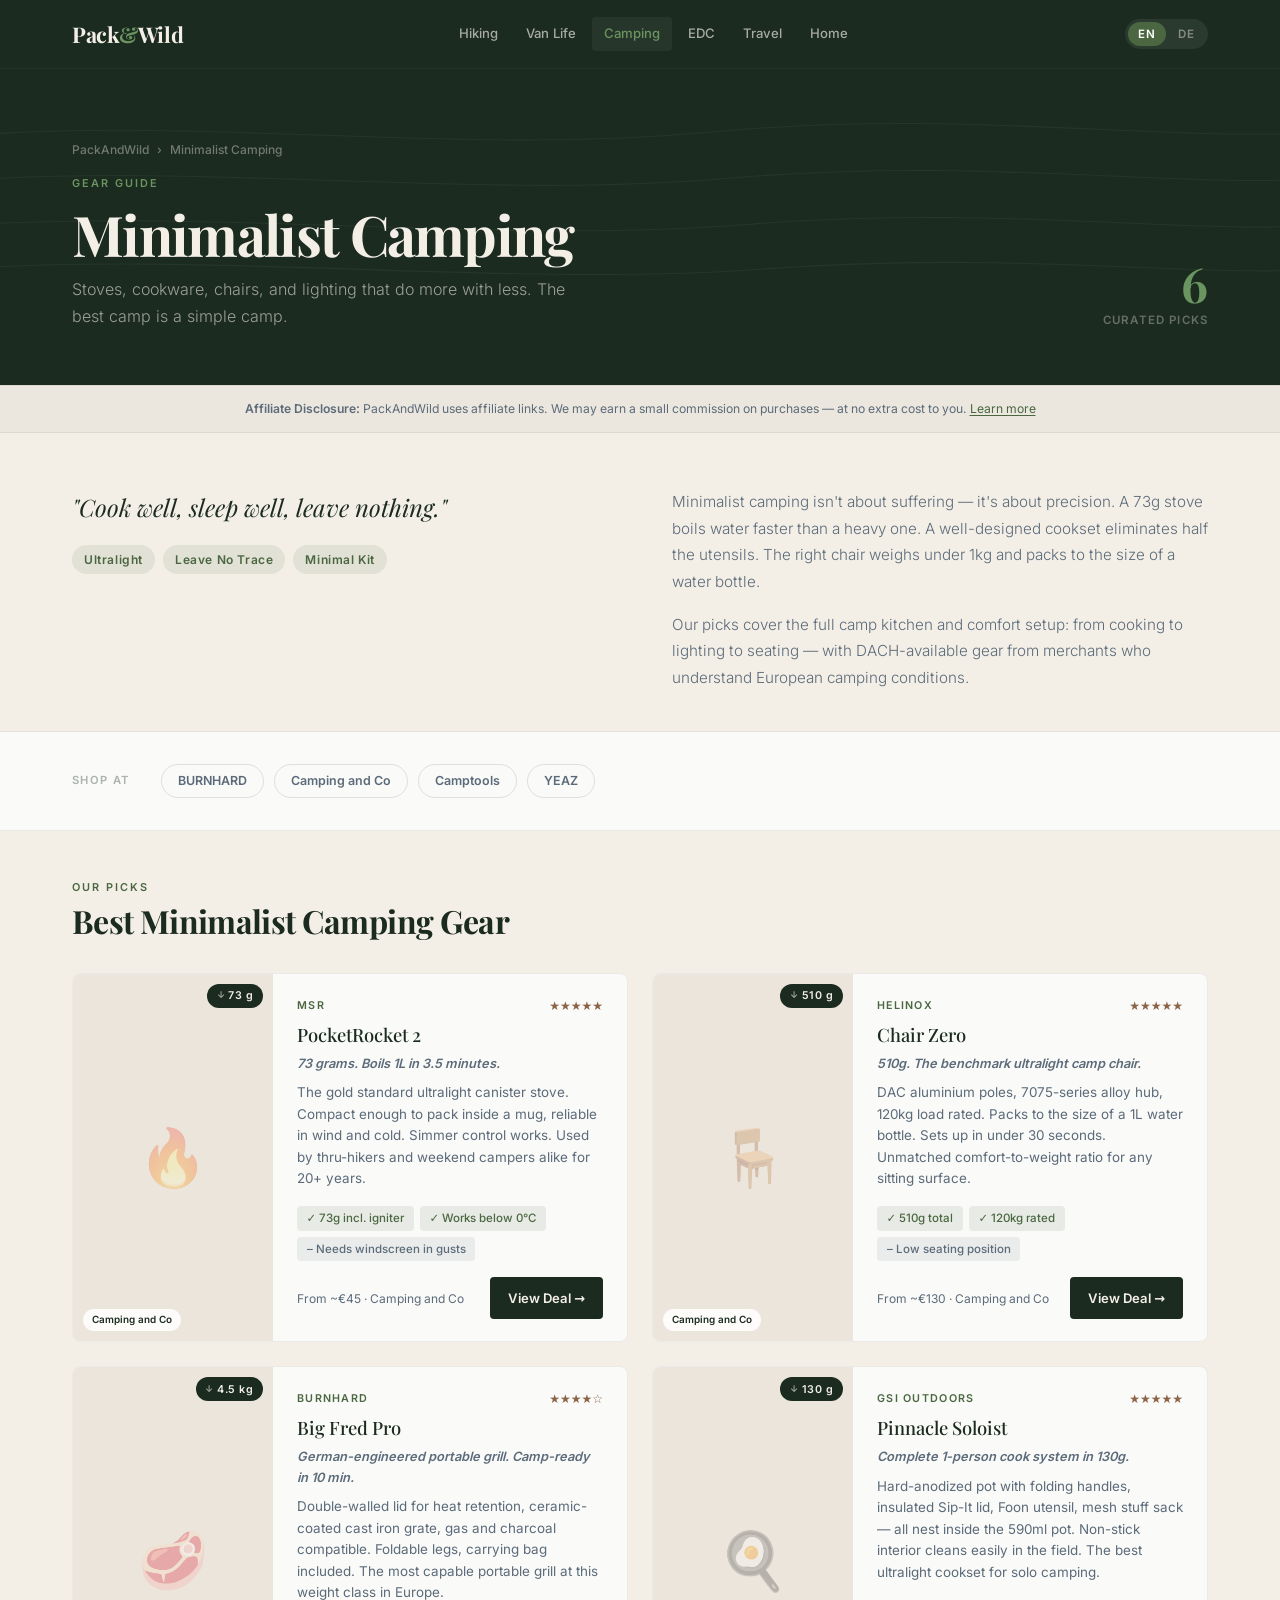
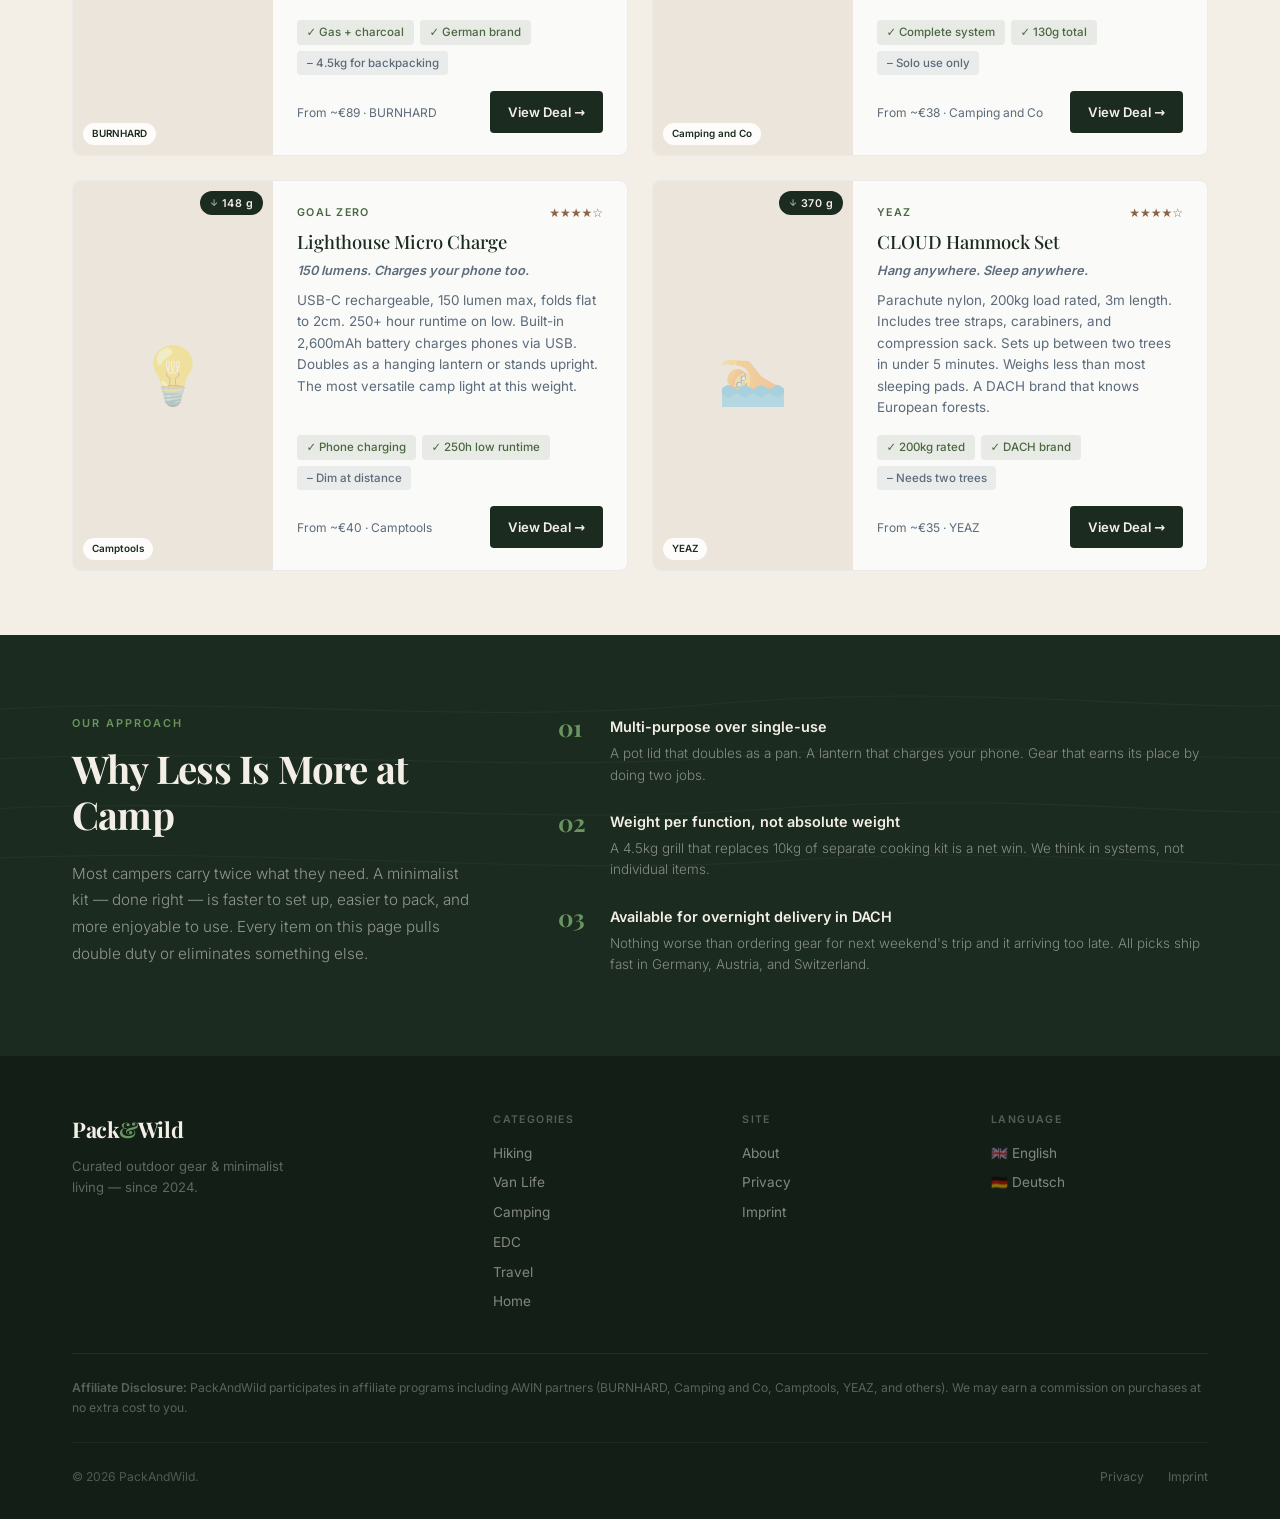
<file: camping/index.html>
<!DOCTYPE html>
<html lang="en" data-lang="en">
<head>
  <meta charset="UTF-8"><link rel="icon" type="image/svg+xml" href="../favicon.svg"><meta name="viewport" content="width=device-width, initial-scale=1.0">
  <title>Minimalist Camping Gear — PackAndWild</title>
  <meta name="description" content="Curated minimalist camping gear: ultralight stoves, cookware, camp chairs, and lighting. Less kit, better camp.">
  <link rel="canonical" href="https://packandwild.de/camping/">
  <link rel="alternate" hreflang="en" href="https://packandwild.de/camping/"><link rel="alternate" hreflang="de" href="https://packandwild.de/de/camping/">
  <link rel="alternate" hreflang="x-default" href="https://packandwild.de/camping/">
  <link rel="stylesheet" href="../fonts/fonts.css">
  <style>
    :root{--forest:#1B2B1F;--forest-deep:#131F16;--forest-mid:#243728;--sage:#4A6741;--sage-light:#6A9460;--cream:#F4EFE6;--cream-dark:#EBE5DB;--white:#FAFAF8;--slate:#5C6B7A;--bark:#8B6347;--bark-light:#9E7259;--font-display:'Playfair Display',Georgia,serif;--font-body:'Inter',system-ui,sans-serif;--radius-sm:4px;--radius-md:8px;--transition:.22s ease;--max-w:1200px;--nav-h:68px}
    *,*::before,*::after{box-sizing:border-box;margin:0;padding:0}html{scroll-behavior:smooth}body{font-family:var(--font-body);background:var(--cream);color:var(--forest);line-height:1.6;font-size:16px;-webkit-font-smoothing:antialiased}a{color:inherit;text-decoration:none}img{max-width:100%;display:block}ul{list-style:none}button{font-family:var(--font-body);cursor:pointer}
    html[data-lang="en"] [lang="de"]{display:none!important}html[data-lang="de"] [lang="en"]{display:none!important}
    .container{max-width:var(--max-w);margin:0 auto;padding:0 2rem}@media(max-width:600px){.container{padding:0 1.25rem}}
    .nav{position:sticky;top:0;z-index:200;height:var(--nav-h);background:var(--forest);display:flex;align-items:center;box-shadow:0 1px 0 rgba(255,255,255,.04)}
    .nav__inner{display:flex;align-items:center;justify-content:space-between;width:100%;max-width:var(--max-w);margin:0 auto;padding:0 2rem;gap:1.5rem}
    .nav__logo{font-family:var(--font-display);font-size:1.35rem;font-weight:700;color:var(--cream);letter-spacing:-.02em;flex-shrink:0}.nav__logo-accent{color:var(--sage-light)}
    .nav__links{display:flex;align-items:center;gap:.25rem}.nav__links a{padding:.4rem .75rem;font-size:.82rem;font-weight:500;color:rgba(244,239,230,.65);border-radius:var(--radius-sm);transition:all var(--transition)}.nav__links a:hover,.nav__links a.is-current{color:var(--cream);background:rgba(255,255,255,.05)}.nav__links a.is-current{color:var(--sage-light)}
    .nav__right{display:flex;align-items:center;gap:.75rem;flex-shrink:0}.lang-pill{display:flex;align-items:center;background:rgba(255,255,255,.07);border-radius:100px;padding:3px;gap:2px}.lang-pill__btn{background:none;border:none;color:rgba(244,239,230,.45);font-size:.72rem;font-weight:700;letter-spacing:.06em;padding:.3rem .65rem;border-radius:100px;transition:all var(--transition)}.lang-pill__btn.is-active{background:var(--sage);color:#fff}
    .nav__hamburger{display:none;flex-direction:column;gap:5px;background:none;border:none;padding:6px}.nav__hamburger span{display:block;width:22px;height:1.5px;background:rgba(244,239,230,.7);border-radius:2px}
    .nav__drawer{display:none;position:fixed;top:var(--nav-h);left:0;right:0;background:var(--forest-mid);padding:1rem 2rem 1.5rem;border-top:1px solid rgba(255,255,255,.06);z-index:199;box-shadow:0 12px 32px rgba(0,0,0,.3)}.nav__drawer.is-open{display:block}.nav__drawer a{display:block;padding:.75rem 0;font-size:.95rem;font-weight:500;color:rgba(244,239,230,.75);border-bottom:1px solid rgba(255,255,255,.06);transition:color var(--transition)}.nav__drawer a:hover{color:var(--cream)}
    @media(max-width:900px){.nav__links{display:none}.nav__hamburger{display:flex}}@media(max-width:600px){.nav__inner{padding:0 1.25rem}}
    .page-banner{background:var(--forest);padding:4.5rem 0 3.5rem;position:relative;overflow:hidden}.page-banner__topo{position:absolute;inset:0;pointer-events:none}.page-banner__inner{position:relative;z-index:1;display:flex;align-items:flex-end;justify-content:space-between;flex-wrap:wrap;gap:1.5rem}
    .breadcrumb{display:flex;align-items:center;gap:.5rem;font-size:.75rem;color:rgba(244,239,230,.4);font-weight:500;margin-bottom:1rem}.breadcrumb a{color:rgba(244,239,230,.4);transition:color var(--transition)}.breadcrumb a:hover{color:var(--sage-light)}
    .page-banner__eyebrow{font-size:.68rem;font-weight:600;letter-spacing:.18em;text-transform:uppercase;color:var(--sage-light);margin-bottom:.625rem}.page-banner__title{font-family:var(--font-display);font-size:clamp(2rem,4.5vw,3.5rem);font-weight:700;color:var(--cream);line-height:1.1;letter-spacing:-.03em;margin-bottom:.75rem}.page-banner__sub{font-size:1rem;color:rgba(244,239,230,.6);max-width:500px;font-weight:300;line-height:1.65}
    .page-banner__stat{display:flex;flex-direction:column;align-items:flex-end;gap:.25rem;flex-shrink:0}.page-banner__stat-num{font-family:var(--font-display);font-size:3rem;font-weight:700;color:var(--sage-light);line-height:1}.page-banner__stat-label{font-size:.72rem;font-weight:600;letter-spacing:.1em;text-transform:uppercase;color:rgba(244,239,230,.35)}@media(max-width:600px){.page-banner__stat{display:none}}
    .disclosure-bar{background:rgba(27,43,31,.04);border-top:1px solid rgba(27,43,31,.07);border-bottom:1px solid rgba(27,43,31,.07);padding:.875rem 0}.disclosure-bar p{font-size:.76rem;color:var(--slate);line-height:1.5;text-align:center}.disclosure-bar a{color:var(--sage);text-decoration:underline;text-underline-offset:2px}
    .intro-section{padding:3.5rem 0 2.5rem;border-bottom:1px solid rgba(27,43,31,.07)}.intro-section__inner{display:grid;grid-template-columns:1fr 1fr;gap:4rem;align-items:start}@media(max-width:700px){.intro-section__inner{grid-template-columns:1fr;gap:1.5rem}}.intro-section__lead{font-family:var(--font-display);font-size:1.5rem;font-style:italic;font-weight:400;color:var(--forest);line-height:1.5}.intro-section__body{font-size:.95rem;color:var(--slate);line-height:1.75;font-weight:300}.intro-section__body p+p{margin-top:1rem}.intro-section__tags{display:flex;flex-wrap:wrap;gap:.5rem;margin-top:1.25rem}.tag{padding:.3rem .75rem;background:rgba(74,103,65,.1);color:var(--sage);font-size:.75rem;font-weight:600;letter-spacing:.05em;border-radius:100px}
    .merchants-strip{background:var(--white);padding:2rem 0;border-bottom:1px solid rgba(27,43,31,.07)}.merchants-strip__inner{display:flex;align-items:center;gap:2rem;flex-wrap:wrap}.merchants-strip__label{font-size:.7rem;font-weight:600;letter-spacing:.12em;text-transform:uppercase;color:rgba(27,43,31,.35);flex-shrink:0}.merchants-strip__list{display:flex;flex-wrap:wrap;gap:.625rem}.merchant-pill{padding:.35rem 1rem;border:1px solid rgba(27,43,31,.12);border-radius:100px;font-size:.78rem;font-weight:600;color:var(--slate);transition:all var(--transition)}.merchant-pill:hover{border-color:var(--sage);color:var(--sage)}
    .products-section{padding:3rem 0 4rem}.products-header{display:flex;align-items:flex-end;justify-content:space-between;margin-bottom:2rem;flex-wrap:wrap;gap:1rem}.section-label{display:block;font-size:.68rem;font-weight:600;letter-spacing:.18em;text-transform:uppercase;color:var(--sage);margin-bottom:.4rem}.section-title{font-family:var(--font-display);font-size:clamp(1.5rem,2.5vw,2.1rem);font-weight:700;line-height:1.2;letter-spacing:-.02em}
    .product-grid{display:grid;grid-template-columns:repeat(2,1fr);gap:1.5rem}@media(max-width:700px){.product-grid{grid-template-columns:1fr}}
    .prod-card{background:var(--white);border-radius:var(--radius-md);border:1px solid rgba(27,43,31,.07);display:flex;overflow:hidden;transition:transform .25s ease,box-shadow .25s ease}.prod-card:hover{transform:translateY(-3px);box-shadow:0 14px 36px rgba(27,43,31,.1)}.prod-card__thumb{width:200px;min-width:200px;background:var(--cream-dark);position:relative;display:flex;align-items:center;justify-content:center;flex-shrink:0}@media(max-width:500px){.prod-card{flex-direction:column}.prod-card__thumb{width:100%;min-width:auto;height:180px}}.prod-card__placeholder{font-size:3.5rem;opacity:.28}
    .weight-badge{position:absolute;top:10px;right:10px;background:var(--forest);color:var(--cream);font-size:.67rem;font-weight:700;padding:.22rem .6rem;border-radius:100px;letter-spacing:.05em;display:flex;align-items:center;gap:.2rem}.weight-badge::before{content:'↓';font-size:.58rem;opacity:.65}
    .merchant-badge{position:absolute;bottom:10px;left:10px;background:rgba(255,255,255,.9);color:var(--forest);font-size:.62rem;font-weight:700;padding:.2rem .55rem;border-radius:100px}
    .prod-card__body{padding:1.375rem 1.5rem;display:flex;flex-direction:column;flex:1}.prod-card__meta{display:flex;align-items:center;justify-content:space-between;margin-bottom:.5rem}.prod-card__brand{font-size:.67rem;font-weight:700;letter-spacing:.12em;text-transform:uppercase;color:var(--sage)}.prod-card__rating{font-size:.75rem;color:var(--bark);font-weight:600}.prod-card__name{font-family:var(--font-display);font-size:1.15rem;font-weight:500;color:var(--forest);line-height:1.25;margin-bottom:.5rem}.prod-card__tagline{font-size:.8rem;font-weight:600;color:var(--slate);font-style:italic;margin-bottom:.5rem}.prod-card__desc{font-size:.84rem;color:var(--slate);line-height:1.6;flex:1;margin-bottom:1rem}
    .prod-card__highlights{display:flex;flex-wrap:wrap;gap:.375rem;margin-bottom:1rem}.highlight{font-size:.72rem;font-weight:500;padding:.2rem .6rem;border-radius:4px}.highlight--pro{background:rgba(74,103,65,.1);color:var(--sage)}.highlight--con{background:rgba(92,107,122,.1);color:var(--slate)}
    .prod-card__footer{display:flex;align-items:center;justify-content:space-between;gap:.75rem;flex-wrap:wrap}.prod-card__price-info{font-size:.75rem;color:var(--slate)}.prod-card__cta{display:inline-flex;align-items:center;gap:.4rem;padding:.65rem 1.125rem;background:var(--forest);color:var(--cream);font-size:.82rem;font-weight:600;border-radius:var(--radius-sm);transition:background var(--transition)}.prod-card__cta:hover{background:var(--sage)}
    .why-section{background:var(--forest);padding:5rem 0;position:relative;overflow:hidden}.why-section__topo{position:absolute;inset:0;pointer-events:none}.why-section__inner{position:relative;z-index:1;display:grid;grid-template-columns:1fr 1.6fr;gap:5rem;align-items:start}@media(max-width:800px){.why-section__inner{grid-template-columns:1fr;gap:2.5rem}}.why-section__label{font-size:.68rem;font-weight:600;letter-spacing:.18em;text-transform:uppercase;color:var(--sage-light);margin-bottom:.75rem}.why-section__title{font-family:var(--font-display);font-size:clamp(1.75rem,3vw,2.5rem);font-weight:700;color:var(--cream);line-height:1.2;letter-spacing:-.02em;margin-bottom:1.5rem}.why-section__text{font-size:.95rem;color:rgba(244,239,230,.55);line-height:1.75;font-weight:300}.why-section__text p+p{margin-top:1rem}
    .why-criteria{display:flex;flex-direction:column;gap:1.5rem}.criterion{display:flex;gap:1.25rem;align-items:flex-start}.criterion__num{font-family:var(--font-display);font-size:1.5rem;font-weight:700;color:var(--sage-light);line-height:1;flex-shrink:0;min-width:2rem}.criterion__title{font-size:.9rem;font-weight:600;color:var(--cream);margin-bottom:.3rem}.criterion__desc{font-size:.84rem;color:rgba(244,239,230,.5);line-height:1.6;font-weight:300}
    .footer{background:var(--forest-deep);padding:3.5rem 0 2rem}.footer__top{display:grid;grid-template-columns:1fr 2fr;gap:4rem;padding-bottom:2.5rem;border-bottom:1px solid rgba(255,255,255,.06);margin-bottom:1.5rem}@media(max-width:700px){.footer__top{grid-template-columns:1fr;gap:2rem}}.footer__brand-logo{font-family:var(--font-display);font-size:1.35rem;font-weight:700;color:var(--cream);letter-spacing:-.02em;margin-bottom:.625rem}.footer__brand-logo span{color:var(--sage-light)}.footer__brand-tagline{font-size:.82rem;color:rgba(244,239,230,.35);line-height:1.6;max-width:220px}.footer__nav-grid{display:grid;grid-template-columns:repeat(3,1fr);gap:2rem}@media(max-width:500px){.footer__nav-grid{grid-template-columns:repeat(2,1fr);gap:1.5rem}}.footer__nav-title{font-size:.66rem;font-weight:700;letter-spacing:.13em;text-transform:uppercase;color:rgba(244,239,230,.3);margin-bottom:.875rem}.footer__nav-links{display:flex;flex-direction:column;gap:.5rem}.footer__nav-links a{font-size:.85rem;color:rgba(244,239,230,.5);transition:color var(--transition)}.footer__nav-links a:hover{color:var(--cream)}.footer__disclosure{font-size:.76rem;color:rgba(244,239,230,.32);line-height:1.65;padding-bottom:1.5rem;border-bottom:1px solid rgba(255,255,255,.05);margin-bottom:1.5rem}.footer__bottom{display:flex;justify-content:space-between;align-items:center;flex-wrap:wrap;gap:.75rem}.footer__copy{font-size:.76rem;color:rgba(244,239,230,.28)}.footer__legal{display:flex;gap:1.5rem}.footer__legal a{font-size:.76rem;color:rgba(244,239,230,.32);transition:color var(--transition)}.footer__legal a:hover{color:rgba(244,239,230,.7)}
  </style>
  <meta property="og:type" content="website">
  <meta property="og:url" content="https://packandwild.de/camping/">
  <meta property="og:site_name" content="PackAndWild">
  <meta property="og:title" content="Best Camping Gear 2026 — Ultralight Essentials | PackAndWild">
  <meta property="og:description" content="Top camping stoves, chairs, hammocks, and cookware — ultralight picks for backpackers and car campers.">
  <meta property="og:image" content="https://packandwild.de/img/og-camping.jpg">
  <meta property="og:locale" content="en_GB">
  <meta property="og:locale:alternate" content="de_DE">
  <meta name="twitter:card" content="summary_large_image">
  <meta name="twitter:title" content="Best Camping Gear 2026 — Ultralight Essentials | PackAndWild">
  <meta name="twitter:description" content="Top camping stoves, chairs, hammocks, and cookware — ultralight picks for backpackers and car campers.">
  <meta name="twitter:image" content="https://packandwild.de/img/og-camping.jpg">
</head>
<body>
  <header class="nav">
    <div class="nav__inner">
      <a href="/" class="nav__logo">Pack<span class="nav__logo-accent">&</span>Wild</a>
      <nav class="nav__links">
        <a href="/hiking/" lang="en">Hiking</a><a href="/de/wandern/" lang="de">Wandern</a>
        <a href="/vanlife/">Van Life</a>
        <a href="/camping/" class="is-current" lang="en" aria-current="page">Camping</a><a href="/de/camping/" class="is-current" lang="de" aria-current="page">Camping</a>
        <a href="/edc/">EDC</a>
        <a href="/travel/" lang="en">Travel</a><a href="/de/reisen/" lang="de">Reisen</a>
        <a href="/home/" lang="en">Home</a><a href="/de/zuhause/" lang="de">Zuhause</a>
      </nav>
      <div class="nav__right">
        <div class="lang-pill"><button class="lang-pill__btn is-active" id="btn-en" onclick="setLang('en')">EN</button><button class="lang-pill__btn" id="btn-de" onclick="setLang('de')">DE</button></div>
        <button class="nav__hamburger" id="hamburger" aria-label="Open menu" aria-expanded="false" aria-controls="nav-drawer"><span></span><span></span><span></span></button>
      </div>
    </div>
    <nav class="nav__drawer" id="nav-drawer">
      <a href="/hiking/"><span lang="en">Hiking</span><span lang="de">Wandern</span></a><a href="/vanlife/">Van Life</a><a href="/camping/">Camping</a><a href="/edc/">EDC</a><a href="/travel/"><span lang="en">Travel</span><span lang="de">Reisen</span></a><a href="/home/"><span lang="en">Home</span><span lang="de">Zuhause</span></a><a href="/about/"><span lang="en">About</span><span lang="de">Über uns</span></a>
    </nav>
  </header>

  <section class="page-banner">
    <svg class="page-banner__topo" viewBox="0 0 1440 280" preserveAspectRatio="xMidYMid slice" xmlns="http://www.w3.org/2000/svg" aria-hidden="true"><g fill="none" stroke="rgba(255,255,255,0.05)" stroke-width="1.2"><path d="M -80,80 C 200,50 500,100 800,72 C 1100,44 1320,88 1520,70"/><path d="M -80,130 C 200,102 520,150 820,124 C 1120,98 1340,140 1520,122"/><path d="M -80,180 C 220,154 540,200 840,176 C 1140,152 1350,192 1520,174"/><path d="M -80,228 C 240,204 560,248 860,226 C 1160,204 1360,240 1520,224"/></g></svg>
    <div class="container">
      <div class="page-banner__inner">
        <div>
          <nav class="breadcrumb"><a href="/">PackAndWild</a><span>›</span><span lang="en">Minimalist Camping</span><span lang="de">Minimalistisches Camping</span></nav>
          <div class="page-banner__eyebrow"><span lang="en">Gear Guide</span><span lang="de">Ausrüstungsguide</span></div>
          <h1 class="page-banner__title"><span lang="en">Minimalist Camping</span><span lang="de">Minimalistisches Camping</span></h1>
          <p class="page-banner__sub"><span lang="en">Stoves, cookware, chairs, and lighting that do more with less. The best camp is a simple camp.</span><span lang="de">Kocher, Kochgeschirr, Stühle und Licht, die mehr mit weniger leisten. Das beste Camp ist ein einfaches Camp.</span></p>
        </div>
        <div class="page-banner__stat"><span class="page-banner__stat-num">6</span><span class="page-banner__stat-label" lang="en">Curated Picks</span><span class="page-banner__stat-label" lang="de">Kuratierte Picks</span></div>
      </div>
    </div>
  </section>

  <div class="disclosure-bar"><div class="container"><p lang="en"><strong>Affiliate Disclosure:</strong> PackAndWild uses affiliate links. We may earn a small commission on purchases — at no extra cost to you. <a href="/about/#disclosure">Learn more</a></p><p lang="de"><strong>Affiliate-Hinweis:</strong> PackAndWild verwendet Affiliate-Links. Beim Kauf erhalten wir eine kleine Provision — ohne Mehrkosten für dich. <a href="/de/ueber-uns/#disclosure">Mehr erfahren</a></p></div></div>

  <div class="intro-section"><div class="container"><div class="intro-section__inner">
    <div><p class="intro-section__lead"><span lang="en">"Cook well, sleep well, leave nothing."</span><span lang="de">„Gut kochen, gut schlafen, nichts hinterlassen."</span></p><div class="intro-section__tags"><span class="tag">Ultralight</span><span class="tag">Leave No Trace</span><span class="tag" lang="en">Minimal Kit</span><span class="tag" lang="de">Minimal-Kit</span></div></div>
    <div class="intro-section__body">
      <p lang="en">Minimalist camping isn't about suffering — it's about precision. A 73g stove boils water faster than a heavy one. A well-designed cookset eliminates half the utensils. The right chair weighs under 1kg and packs to the size of a water bottle.</p>
      <p lang="en">Our picks cover the full camp kitchen and comfort setup: from cooking to lighting to seating — with DACH-available gear from merchants who understand European camping conditions.</p>
      <p lang="de">Minimalistisches Camping bedeutet kein Verzicht — sondern Präzision. Ein 73g-Kocher kocht Wasser schneller als ein schwerer. Ein gut konzipiertes Kochset eliminiert die Hälfte des Bestecks. Der richtige Stuhl wiegt unter 1kg und packt sich zur Größe einer Wasserflasche.</p>
      <p lang="de">Unsere Auswahl umfasst das komplette Camp-Kitchen- und Komfort-Setup: vom Kochen bis zur Beleuchtung — mit DACH-verfügbarer Ausrüstung von Händlern, die europäische Campingbedingungen kennen.</p>
    </div>
  </div></div></div>

  <div class="merchants-strip"><div class="container"><div class="merchants-strip__inner"><span class="merchants-strip__label" lang="en">Shop at</span><span class="merchants-strip__label" lang="de">Kaufen bei</span><div class="merchants-strip__list"><a href="#" class="merchant-pill" rel="nofollow">BURNHARD</a><a href="#" class="merchant-pill" rel="nofollow">Camping and Co</a><a href="#" class="merchant-pill" rel="nofollow">Camptools</a><a href="#" class="merchant-pill" rel="nofollow">YEAZ</a></div></div></div></div>

  <section class="products-section"><div class="container">
    <div class="products-header"><div><span class="section-label"><span lang="en">Our Picks</span><span lang="de">Unsere Picks</span></span><h2 class="section-title"><span lang="en">Best Minimalist Camping Gear</span><span lang="de">Beste minimalistische Campingausrüstung</span></h2></div></div>
    <div class="product-grid">

      <article class="prod-card">
        <div class="prod-card__thumb"><span class="prod-card__placeholder">🔥</span><span class="weight-badge">73 g</span><span class="merchant-badge">Camping and Co</span></div>
        <div class="prod-card__body">
          <div class="prod-card__meta"><span class="prod-card__brand">MSR</span><span class="prod-card__rating">★★★★★</span></div>
          <div class="prod-card__name">PocketRocket 2</div>
          <p class="prod-card__tagline"><span lang="en">73 grams. Boils 1L in 3.5 minutes.</span><span lang="de">73 Gramm. 1L in 3,5 Minuten.</span></p>
          <p class="prod-card__desc"><span lang="en">The gold standard ultralight canister stove. Compact enough to pack inside a mug, reliable in wind and cold. Simmer control works. Used by thru-hikers and weekend campers alike for 20+ years.</span><span lang="de">Der Goldstandard unter den Ultraleicht-Gaskocher. Klein genug für eine Tasse, zuverlässig bei Wind und Kälte. Funktioniert seit 20+ Jahren auf Fernwanderwegen und beim Wochenend-Camping.</span></p>
          <div class="prod-card__highlights"><span class="highlight highlight--pro" lang="en">✓ 73g incl. igniter</span><span class="highlight highlight--pro" lang="de">✓ 73g inkl. Zünder</span><span class="highlight highlight--pro" lang="en">✓ Works below 0°C</span><span class="highlight highlight--pro" lang="de">✓ Funktioniert unter 0°C</span><span class="highlight highlight--con" lang="en">– Needs windscreen in gusts</span><span class="highlight highlight--con" lang="de">– Windschutz bei Böen nötig</span></div>
          <div class="prod-card__footer"><span class="prod-card__price-info" lang="en">From ~€45 · Camping and Co</span><span class="prod-card__price-info" lang="de">Ab ~45 € · Camping and Co</span><a href="#" class="prod-card__cta" rel="nofollow sponsored"><span lang="en">View Deal →</span><span lang="de">Angebot →</span></a></div>
        </div>
      </article>

      <article class="prod-card">
        <div class="prod-card__thumb"><span class="prod-card__placeholder">🪑</span><span class="weight-badge">510 g</span><span class="merchant-badge">Camping and Co</span></div>
        <div class="prod-card__body">
          <div class="prod-card__meta"><span class="prod-card__brand">Helinox</span><span class="prod-card__rating">★★★★★</span></div>
          <div class="prod-card__name">Chair Zero</div>
          <p class="prod-card__tagline"><span lang="en">510g. The benchmark ultralight camp chair.</span><span lang="de">510g. Der Maßstab für ultraleichte Campingstühle.</span></p>
          <p class="prod-card__desc"><span lang="en">DAC aluminium poles, 7075-series alloy hub, 120kg load rated. Packs to the size of a 1L water bottle. Sets up in under 30 seconds. Unmatched comfort-to-weight ratio for any sitting surface.</span><span lang="de">DAC Aluminium-Stangen, 7075-Legierungs-Hub, 120kg Tragfähigkeit. Packt sich zur Größe einer 1L-Flasche. Aufgebaut in unter 30 Sekunden.</span></p>
          <div class="prod-card__highlights"><span class="highlight highlight--pro" lang="en">✓ 510g total</span><span class="highlight highlight--pro" lang="de">✓ 510g gesamt</span><span class="highlight highlight--pro" lang="en">✓ 120kg rated</span><span class="highlight highlight--pro" lang="de">✓ 120kg Tragfähigkeit</span><span class="highlight highlight--con" lang="en">– Low seating position</span><span class="highlight highlight--con" lang="de">– Niedrige Sitzposition</span></div>
          <div class="prod-card__footer"><span class="prod-card__price-info" lang="en">From ~€130 · Camping and Co</span><span class="prod-card__price-info" lang="de">Ab ~130 € · Camping and Co</span><a href="#" class="prod-card__cta" rel="nofollow sponsored"><span lang="en">View Deal →</span><span lang="de">Angebot →</span></a></div>
        </div>
      </article>

      <article class="prod-card">
        <div class="prod-card__thumb"><span class="prod-card__placeholder">🥩</span><span class="weight-badge">4.5 kg</span><span class="merchant-badge">BURNHARD</span></div>
        <div class="prod-card__body">
          <div class="prod-card__meta"><span class="prod-card__brand">BURNHARD</span><span class="prod-card__rating">★★★★☆</span></div>
          <div class="prod-card__name">Big Fred Pro</div>
          <p class="prod-card__tagline"><span lang="en">German-engineered portable grill. Camp-ready in 10 min.</span><span lang="de">Deutsch entwickelter Campinggrill. In 10 Min bereit.</span></p>
          <p class="prod-card__desc"><span lang="en">Double-walled lid for heat retention, ceramic-coated cast iron grate, gas and charcoal compatible. Foldable legs, carrying bag included. The most capable portable grill at this weight class in Europe.</span><span lang="de">Doppelwandiger Deckel für Wärmespeicherung, keramikbeschichteter Gusseisenrost, gas- und holzkohlekomptatibel. Klappbeine, Tragetasche inklusive.</span></p>
          <div class="prod-card__highlights"><span class="highlight highlight--pro" lang="en">✓ Gas + charcoal</span><span class="highlight highlight--pro" lang="de">✓ Gas + Holzkohle</span><span class="highlight highlight--pro" lang="en">✓ German brand</span><span class="highlight highlight--pro" lang="de">✓ Deutsche Marke</span><span class="highlight highlight--con" lang="en">– 4.5kg for backpacking</span><span class="highlight highlight--con" lang="de">– 4,5kg für Backpacking</span></div>
          <div class="prod-card__footer"><span class="prod-card__price-info" lang="en">From ~€89 · BURNHARD</span><span class="prod-card__price-info" lang="de">Ab ~89 € · BURNHARD</span><a href="#" class="prod-card__cta" rel="nofollow sponsored"><span lang="en">View Deal →</span><span lang="de">Angebot →</span></a></div>
        </div>
      </article>

      <article class="prod-card">
        <div class="prod-card__thumb"><span class="prod-card__placeholder">🍳</span><span class="weight-badge">130 g</span><span class="merchant-badge">Camping and Co</span></div>
        <div class="prod-card__body">
          <div class="prod-card__meta"><span class="prod-card__brand">GSI Outdoors</span><span class="prod-card__rating">★★★★★</span></div>
          <div class="prod-card__name">Pinnacle Soloist</div>
          <p class="prod-card__tagline"><span lang="en">Complete 1-person cook system in 130g.</span><span lang="de">Komplettes 1-Personen-Kochsystem in 130g.</span></p>
          <p class="prod-card__desc"><span lang="en">Hard-anodized pot with folding handles, insulated Sip-It lid, Foon utensil, mesh stuff sack — all nest inside the 590ml pot. Non-stick interior cleans easily in the field. The best ultralight cookset for solo camping.</span><span lang="de">Hart eloxierter Topf mit Klappgriffen, isoliertem Sip-It-Deckel, Foon-Utensil, Netz-Packsack — alles stapelt sich im 590ml Topf. Antihaft-Innenbeschichtung.</span></p>
          <div class="prod-card__highlights"><span class="highlight highlight--pro" lang="en">✓ Complete system</span><span class="highlight highlight--pro" lang="de">✓ Komplettsystem</span><span class="highlight highlight--pro" lang="en">✓ 130g total</span><span class="highlight highlight--pro" lang="de">✓ 130g gesamt</span><span class="highlight highlight--con" lang="en">– Solo use only</span><span class="highlight highlight--con" lang="de">– Nur Einzelperson</span></div>
          <div class="prod-card__footer"><span class="prod-card__price-info" lang="en">From ~€38 · Camping and Co</span><span class="prod-card__price-info" lang="de">Ab ~38 € · Camping and Co</span><a href="#" class="prod-card__cta" rel="nofollow sponsored"><span lang="en">View Deal →</span><span lang="de">Angebot →</span></a></div>
        </div>
      </article>

      <article class="prod-card">
        <div class="prod-card__thumb"><span class="prod-card__placeholder">💡</span><span class="weight-badge">148 g</span><span class="merchant-badge">Camptools</span></div>
        <div class="prod-card__body">
          <div class="prod-card__meta"><span class="prod-card__brand">Goal Zero</span><span class="prod-card__rating">★★★★☆</span></div>
          <div class="prod-card__name">Lighthouse Micro Charge</div>
          <p class="prod-card__tagline"><span lang="en">150 lumens. Charges your phone too.</span><span lang="de">150 Lumen. Lädt auch dein Handy.</span></p>
          <p class="prod-card__desc"><span lang="en">USB-C rechargeable, 150 lumen max, folds flat to 2cm. 250+ hour runtime on low. Built-in 2,600mAh battery charges phones via USB. Doubles as a hanging lantern or stands upright. The most versatile camp light at this weight.</span><span lang="de">USB-C aufladbar, 150 Lumen max, klappt auf 2cm flach. 250+ Stunden Laufzeit auf niedrig. Eingebauter 2.600mAh Akku lädt Handys per USB auf.</span></p>
          <div class="prod-card__highlights"><span class="highlight highlight--pro" lang="en">✓ Phone charging</span><span class="highlight highlight--pro" lang="de">✓ Handy laden</span><span class="highlight highlight--pro" lang="en">✓ 250h low runtime</span><span class="highlight highlight--pro" lang="de">✓ 250h niedrige Laufzeit</span><span class="highlight highlight--con" lang="en">– Dim at distance</span><span class="highlight highlight--con" lang="de">– Auf Distanz schwach</span></div>
          <div class="prod-card__footer"><span class="prod-card__price-info" lang="en">From ~€40 · Camptools</span><span class="prod-card__price-info" lang="de">Ab ~40 € · Camptools</span><a href="#" class="prod-card__cta" rel="nofollow sponsored"><span lang="en">View Deal →</span><span lang="de">Angebot →</span></a></div>
        </div>
      </article>

      <article class="prod-card">
        <div class="prod-card__thumb"><span class="prod-card__placeholder">🏊</span><span class="weight-badge">370 g</span><span class="merchant-badge">YEAZ</span></div>
        <div class="prod-card__body">
          <div class="prod-card__meta"><span class="prod-card__brand">YEAZ</span><span class="prod-card__rating">★★★★☆</span></div>
          <div class="prod-card__name">CLOUD Hammock Set</div>
          <p class="prod-card__tagline"><span lang="en">Hang anywhere. Sleep anywhere.</span><span lang="de">Überall hängen. Überall schlafen.</span></p>
          <p class="prod-card__desc"><span lang="en">Parachute nylon, 200kg load rated, 3m length. Includes tree straps, carabiners, and compression sack. Sets up between two trees in under 5 minutes. Weighs less than most sleeping pads. A DACH brand that knows European forests.</span><span lang="de">Fallschirm-Nylon, 200kg Tragfähigkeit, 3m Länge. Mit Baumgurten, Karabinern und Kompressionsbeutel. Zwischen zwei Bäumen in unter 5 Minuten. Eine DACH-Marke, die europäische Wälder kennt.</span></p>
          <div class="prod-card__highlights"><span class="highlight highlight--pro" lang="en">✓ 200kg rated</span><span class="highlight highlight--pro" lang="de">✓ 200kg Tragfähigkeit</span><span class="highlight highlight--pro" lang="en">✓ DACH brand</span><span class="highlight highlight--pro" lang="de">✓ DACH-Marke</span><span class="highlight highlight--con" lang="en">– Needs two trees</span><span class="highlight highlight--con" lang="de">– Braucht zwei Bäume</span></div>
          <div class="prod-card__footer"><span class="prod-card__price-info" lang="en">From ~€35 · YEAZ</span><span class="prod-card__price-info" lang="de">Ab ~35 € · YEAZ</span><a href="#" class="prod-card__cta" rel="nofollow sponsored"><span lang="en">View Deal →</span><span lang="de">Angebot →</span></a></div>
        </div>
      </article>

    </div>
  </div></section>

  <section class="why-section">
    <svg class="why-section__topo" viewBox="0 0 1440 400" preserveAspectRatio="xMidYMid slice" xmlns="http://www.w3.org/2000/svg" aria-hidden="true"><g fill="none" stroke="rgba(255,255,255,0.04)" stroke-width="1.2"><path d="M -80,90 C 200,60 500,105 800,78 C 1100,51 1320,92 1520,76"/><path d="M -80,145 C 220,118 540,160 840,136 C 1140,112 1350,150 1520,134"/><path d="M -80,200 C 240,175 560,218 860,196 C 1160,174 1360,210 1520,196"/><path d="M -80,255 C 260,232 580,274 880,254 C 1180,234 1370,268 1520,256"/></g></svg>
    <div class="container"><div class="why-section__inner">
      <div>
        <div class="why-section__label"><span lang="en">Our Approach</span><span lang="de">Unser Ansatz</span></div>
        <h2 class="why-section__title"><span lang="en">Why Less Is More at Camp</span><span lang="de">Warum weniger mehr ist beim Camping</span></h2>
        <div class="why-section__text"><p lang="en">Most campers carry twice what they need. A minimalist kit — done right — is faster to set up, easier to pack, and more enjoyable to use. Every item on this page pulls double duty or eliminates something else.</p><p lang="de">Die meisten Camper tragen doppelt so viel wie nötig. Ein minimalistisches Kit — richtig zusammengestellt — ist schneller aufgebaut, einfacher zu packen und angenehmer zu benutzen.</p></div>
      </div>
      <div class="why-criteria">
        <div class="criterion"><span class="criterion__num">01</span><div><div class="criterion__title"><span lang="en">Multi-purpose over single-use</span><span lang="de">Mehrzweck statt Einzweck</span></div><p class="criterion__desc"><span lang="en">A pot lid that doubles as a pan. A lantern that charges your phone. Gear that earns its place by doing two jobs.</span><span lang="de">Ein Topfdeckel, der auch als Pfanne dient. Eine Laterne, die dein Handy lädt. Ausrüstung, die zwei Jobs erledigt.</span></p></div></div>
        <div class="criterion"><span class="criterion__num">02</span><div><div class="criterion__title"><span lang="en">Weight per function, not absolute weight</span><span lang="de">Gewicht pro Funktion, nicht absolutes Gewicht</span></div><p class="criterion__desc"><span lang="en">A 4.5kg grill that replaces 10kg of separate cooking kit is a net win. We think in systems, not individual items.</span><span lang="de">Ein 4,5kg-Grill, der 10kg separates Kochequipment ersetzt, ist ein Nettogewinn. Wir denken in Systemen.</span></p></div></div>
        <div class="criterion"><span class="criterion__num">03</span><div><div class="criterion__title"><span lang="en">Available for overnight delivery in DACH</span><span lang="de">Overnight-Lieferung in DACH verfügbar</span></div><p class="criterion__desc"><span lang="en">Nothing worse than ordering gear for next weekend's trip and it arriving too late. All picks ship fast in Germany, Austria, and Switzerland.</span><span lang="de">Nichts Schlimmeres als Ausrüstung für das Wochenend-Trip bestellen und zu spät ankommen. Alle Picks liefern schnell in Deutschland, Österreich und der Schweiz.</span></p></div></div>
      </div>
    </div></div>
  </section>

  <footer class="footer"><div class="container">
    <div class="footer__top">
      <div><div class="footer__brand-logo">Pack<span>&</span>Wild</div><p class="footer__brand-tagline"><span lang="en">Curated outdoor gear &amp; minimalist living — since 2024.</span><span lang="de">Kuratierte Outdoor-Ausrüstung &amp; minimalistisches Leben — seit 2024.</span></p></div>
      <div class="footer__nav-grid">
        <div><div class="footer__nav-title" lang="en">Categories</div><div class="footer__nav-title" lang="de">Kategorien</div><div class="footer__nav-links"><a href="/hiking/"><span lang="en">Hiking</span><span lang="de">Wandern</span></a><a href="/vanlife/">Van Life</a><a href="/camping/">Camping</a><a href="/edc/">EDC</a><a href="/travel/"><span lang="en">Travel</span><span lang="de">Reisen</span></a><a href="/home/"><span lang="en">Home</span><span lang="de">Zuhause</span></a></div></div>
        <div><div class="footer__nav-title" lang="en">Site</div><div class="footer__nav-title" lang="de">Seite</div><div class="footer__nav-links"><a href="/about/"><span lang="en">About</span><span lang="de">Über uns</span></a><a href="/privacy/"><span lang="en">Privacy</span><span lang="de">Datenschutz</span></a><a href="/imprint/"><span lang="en">Imprint</span><span lang="de">Impressum</span></a></div></div>
        <div><div class="footer__nav-title" lang="en">Language</div><div class="footer__nav-title" lang="de">Sprache</div><div class="footer__nav-links"><a href="/" onclick="setLang('en');return true;">🇬🇧 English</a><a href="/de/" onclick="setLang('de');return true;">🇩🇪 Deutsch</a></div></div>
      </div>
    </div>
    <div class="footer__disclosure"><p lang="en"><strong>Affiliate Disclosure:</strong> PackAndWild participates in affiliate programs including AWIN partners (BURNHARD, Camping and Co, Camptools, YEAZ, and others). We may earn a commission on purchases at no extra cost to you.</p><p lang="de"><strong>Affiliate-Hinweis:</strong> PackAndWild nimmt an Affiliate-Programmen teil, u.a. von AWIN-Partnern (BURNHARD, Camping and Co, Camptools, YEAZ u.a.). Beim Kauf erhalten wir ggf. eine Provision ohne Mehrkosten für dich.</p></div>
    <div class="footer__bottom"><span class="footer__copy"><span lang="en">© 2026 PackAndWild.</span><span lang="de">© 2026 PackAndWild.</span></span><nav class="footer__legal"><a href="/privacy/"><span lang="en">Privacy</span><span lang="de">Datenschutz</span></a><a href="/imprint/"><span lang="en">Imprint</span><span lang="de">Impressum</span></a></nav></div>
  </div></footer>

  <script>
    function setLang(l){document.documentElement.setAttribute('data-lang',l);document.documentElement.setAttribute('lang',l);document.getElementById('btn-en').classList.toggle('is-active',l==='en');document.getElementById('btn-de').classList.toggle('is-active',l==='de');try{localStorage.setItem('paw-lang',l)}catch(e){}}
    (function(){try{var s=localStorage.getItem('paw-lang');if(s==='de')setLang('de')}catch(e){}})();
    var hb=document.getElementById('hamburger'),dr=document.getElementById('nav-drawer');
    hb.addEventListener('click',function(){var o=dr.classList.toggle('is-open');hb.setAttribute('aria-expanded',o)});
    dr.querySelectorAll('a').forEach(function(a){a.addEventListener('click',function(){dr.classList.remove('is-open');hb.setAttribute('aria-expanded','false')})});
    document.addEventListener('click',function(e){if(!hb.contains(e.target)&&!dr.contains(e.target)){dr.classList.remove('is-open');hb.setAttribute('aria-expanded','false')}});
  </script>
</body>
</html>
</file>
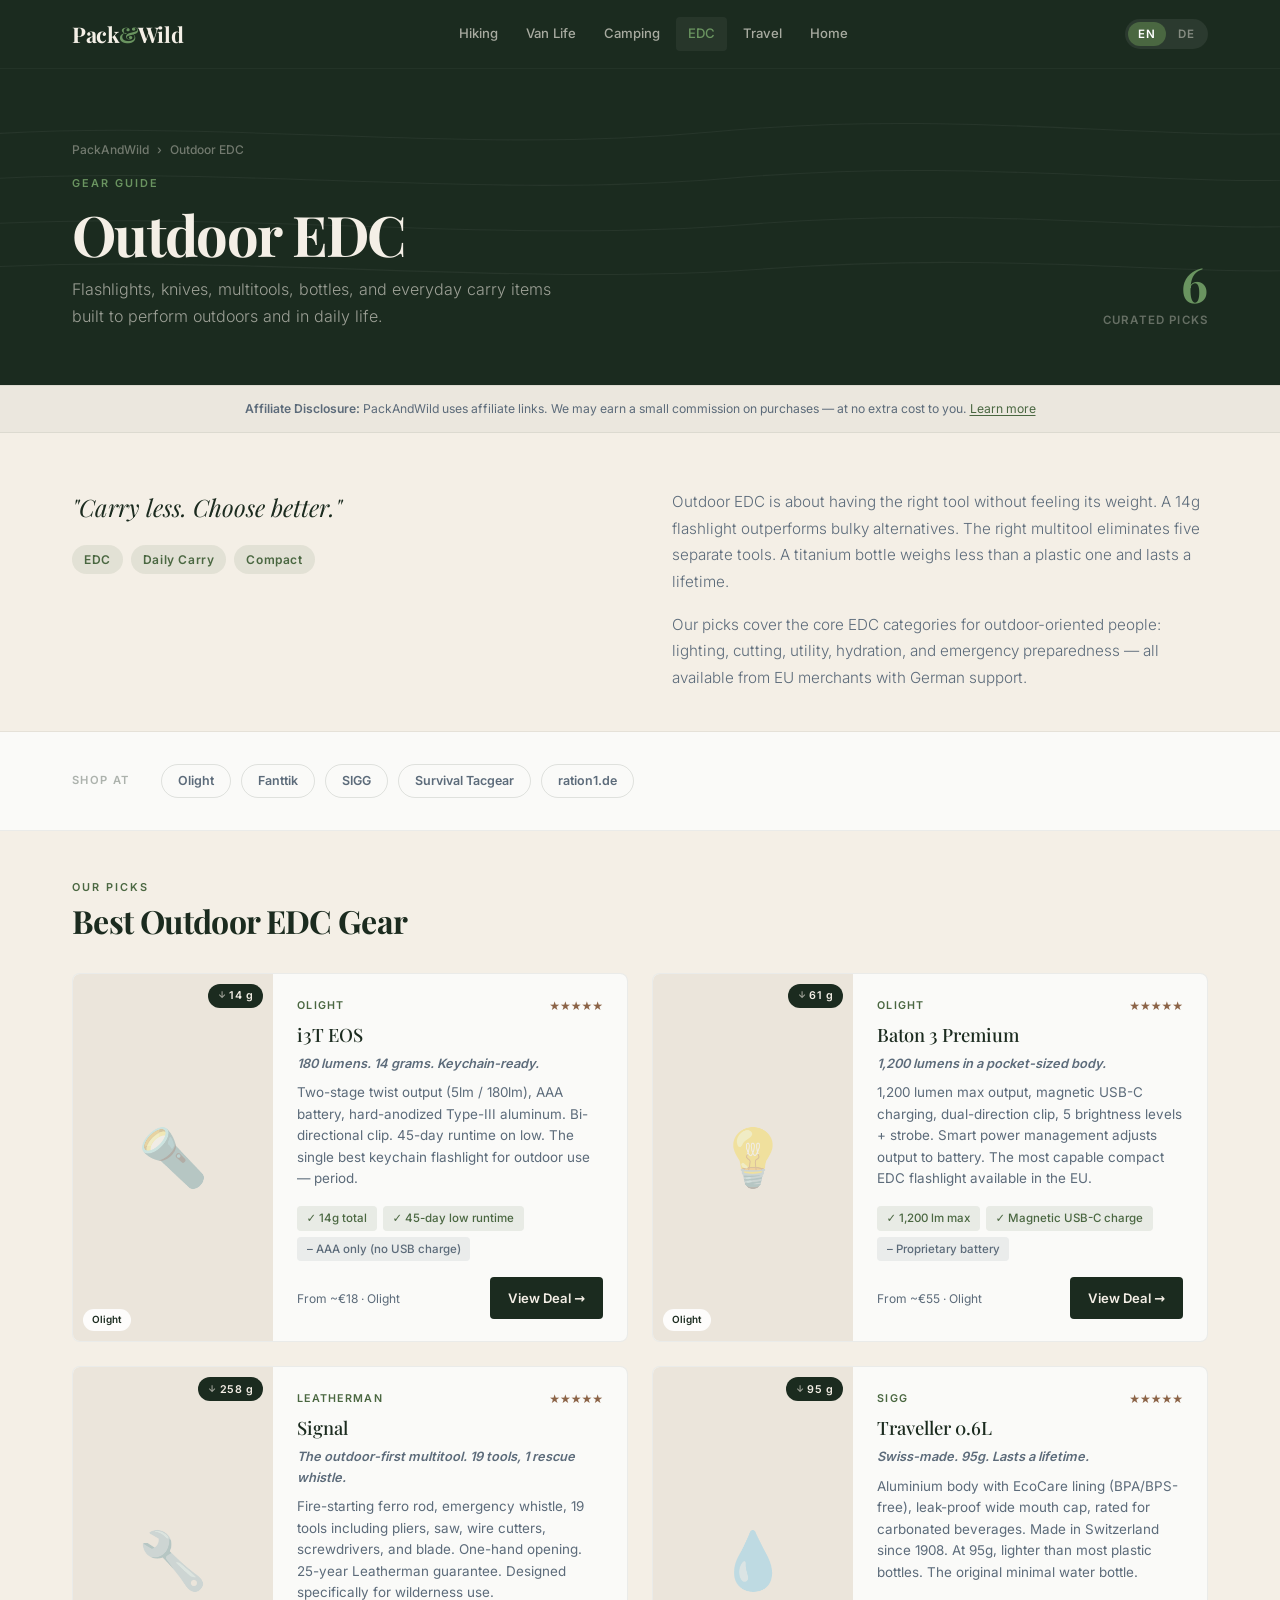
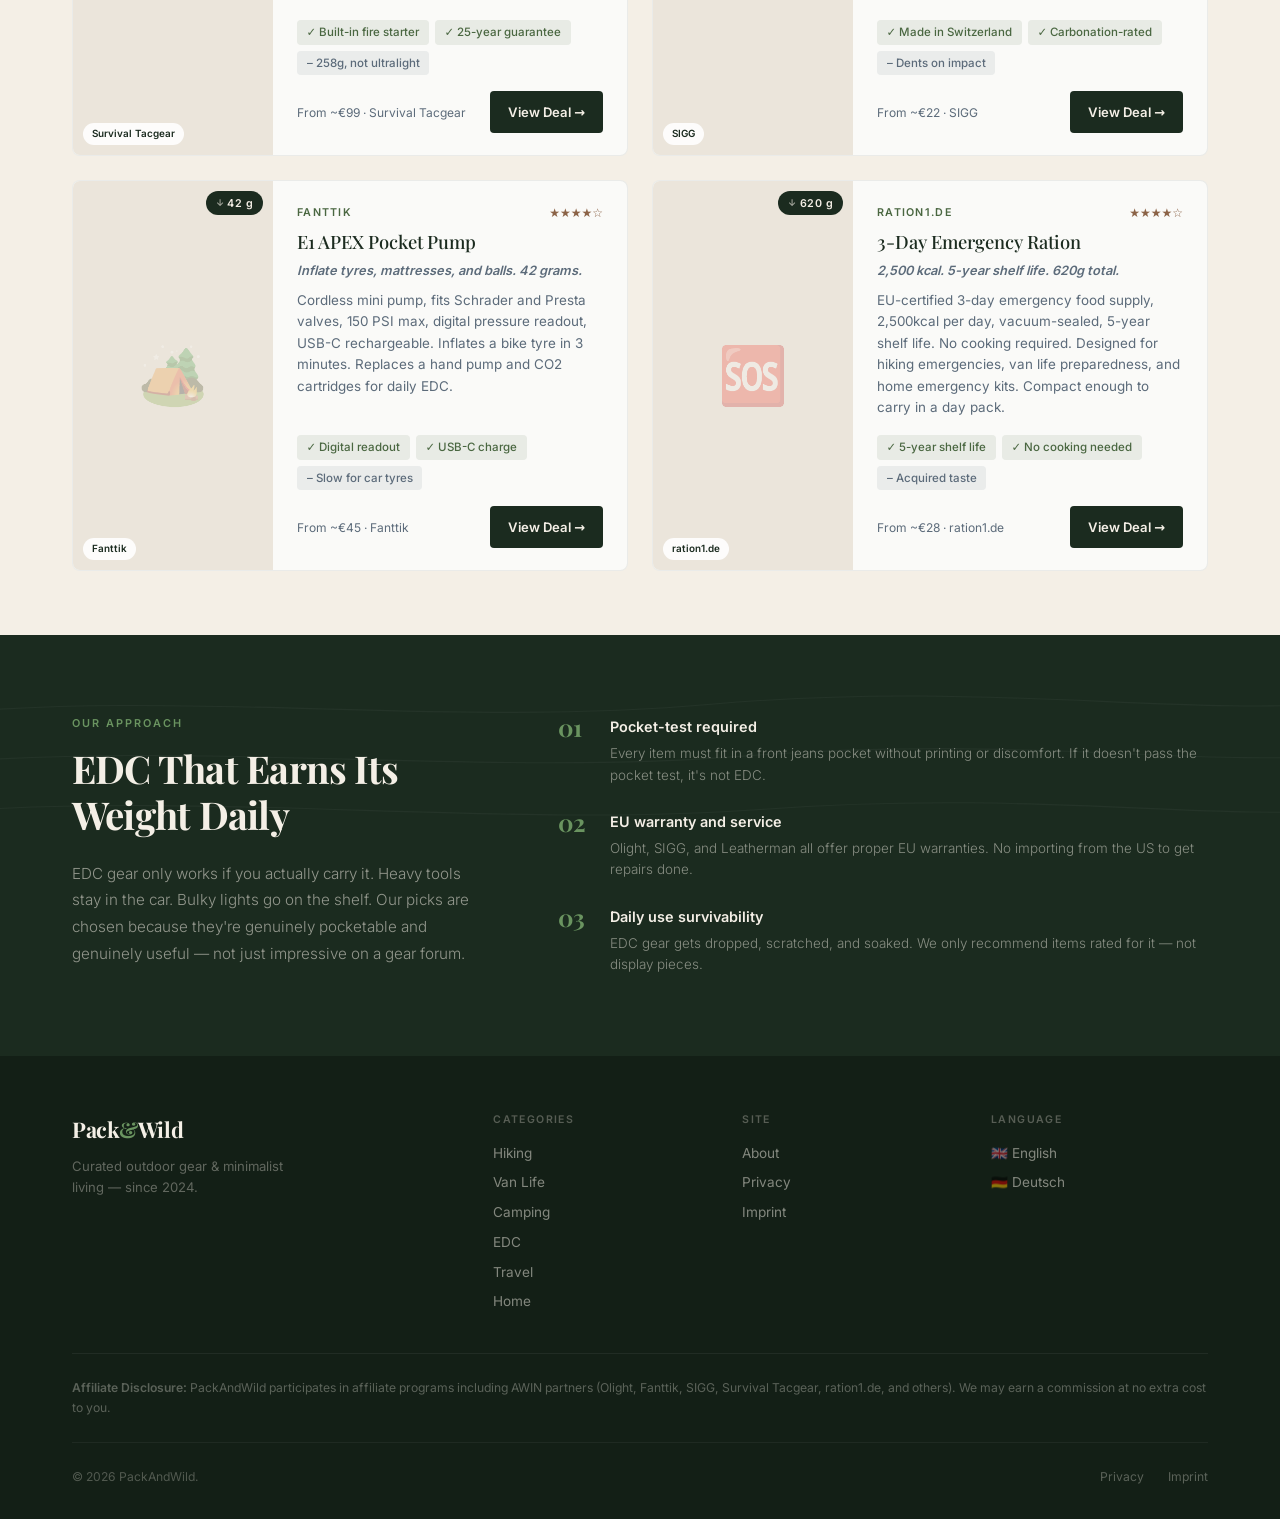
<file: edc/index.html>
<!DOCTYPE html>
<html lang="en" data-lang="en">
<head>
  <meta charset="UTF-8"><link rel="icon" type="image/svg+xml" href="../favicon.svg"><meta name="viewport" content="width=device-width, initial-scale=1.0">
  <title>Outdoor EDC Gear — PackAndWild</title>
  <meta name="description" content="Curated outdoor EDC: flashlights, multitools, bottles, and everyday carry built for the outdoors and life on the trail.">
  <link rel="canonical" href="https://packandwild.de/edc/">
  <link rel="alternate" hreflang="en" href="https://packandwild.de/edc/"><link rel="alternate" hreflang="de" href="https://packandwild.de/de/edc/">
  <link rel="alternate" hreflang="x-default" href="https://packandwild.de/edc/">
  <link rel="stylesheet" href="../fonts/fonts.css">
  <style>
    :root{--forest:#1B2B1F;--forest-deep:#131F16;--forest-mid:#243728;--sage:#4A6741;--sage-light:#6A9460;--cream:#F4EFE6;--cream-dark:#EBE5DB;--white:#FAFAF8;--slate:#5C6B7A;--bark:#8B6347;--bark-light:#9E7259;--font-display:'Playfair Display',Georgia,serif;--font-body:'Inter',system-ui,sans-serif;--radius-sm:4px;--radius-md:8px;--transition:.22s ease;--max-w:1200px;--nav-h:68px}
    *,*::before,*::after{box-sizing:border-box;margin:0;padding:0}html{scroll-behavior:smooth}body{font-family:var(--font-body);background:var(--cream);color:var(--forest);line-height:1.6;font-size:16px;-webkit-font-smoothing:antialiased}a{color:inherit;text-decoration:none}img{max-width:100%;display:block}ul{list-style:none}button{font-family:var(--font-body);cursor:pointer}
    html[data-lang="en"] [lang="de"]{display:none!important}html[data-lang="de"] [lang="en"]{display:none!important}
    .container{max-width:var(--max-w);margin:0 auto;padding:0 2rem}@media(max-width:600px){.container{padding:0 1.25rem}}
    .nav{position:sticky;top:0;z-index:200;height:var(--nav-h);background:var(--forest);display:flex;align-items:center;box-shadow:0 1px 0 rgba(255,255,255,.04)}.nav__inner{display:flex;align-items:center;justify-content:space-between;width:100%;max-width:var(--max-w);margin:0 auto;padding:0 2rem;gap:1.5rem}.nav__logo{font-family:var(--font-display);font-size:1.35rem;font-weight:700;color:var(--cream);letter-spacing:-.02em;flex-shrink:0}.nav__logo-accent{color:var(--sage-light)}.nav__links{display:flex;align-items:center;gap:.25rem}.nav__links a{padding:.4rem .75rem;font-size:.82rem;font-weight:500;color:rgba(244,239,230,.65);border-radius:var(--radius-sm);transition:all var(--transition)}.nav__links a:hover,.nav__links a.is-current{color:var(--cream);background:rgba(255,255,255,.05)}.nav__links a.is-current{color:var(--sage-light)}.nav__right{display:flex;align-items:center;gap:.75rem;flex-shrink:0}.lang-pill{display:flex;align-items:center;background:rgba(255,255,255,.07);border-radius:100px;padding:3px;gap:2px}.lang-pill__btn{background:none;border:none;color:rgba(244,239,230,.45);font-size:.72rem;font-weight:700;letter-spacing:.06em;padding:.3rem .65rem;border-radius:100px;transition:all var(--transition)}.lang-pill__btn.is-active{background:var(--sage);color:#fff}.nav__hamburger{display:none;flex-direction:column;gap:5px;background:none;border:none;padding:6px}.nav__hamburger span{display:block;width:22px;height:1.5px;background:rgba(244,239,230,.7);border-radius:2px}.nav__drawer{display:none;position:fixed;top:var(--nav-h);left:0;right:0;background:var(--forest-mid);padding:1rem 2rem 1.5rem;border-top:1px solid rgba(255,255,255,.06);z-index:199;box-shadow:0 12px 32px rgba(0,0,0,.3)}.nav__drawer.is-open{display:block}.nav__drawer a{display:block;padding:.75rem 0;font-size:.95rem;font-weight:500;color:rgba(244,239,230,.75);border-bottom:1px solid rgba(255,255,255,.06);transition:color var(--transition)}.nav__drawer a:hover{color:var(--cream)}@media(max-width:900px){.nav__links{display:none}.nav__hamburger{display:flex}}@media(max-width:600px){.nav__inner{padding:0 1.25rem}}
    .page-banner{background:var(--forest);padding:4.5rem 0 3.5rem;position:relative;overflow:hidden}.page-banner__topo{position:absolute;inset:0;pointer-events:none}.page-banner__inner{position:relative;z-index:1;display:flex;align-items:flex-end;justify-content:space-between;flex-wrap:wrap;gap:1.5rem}.breadcrumb{display:flex;align-items:center;gap:.5rem;font-size:.75rem;color:rgba(244,239,230,.4);font-weight:500;margin-bottom:1rem}.breadcrumb a{color:rgba(244,239,230,.4);transition:color var(--transition)}.breadcrumb a:hover{color:var(--sage-light)}.page-banner__eyebrow{font-size:.68rem;font-weight:600;letter-spacing:.18em;text-transform:uppercase;color:var(--sage-light);margin-bottom:.625rem}.page-banner__title{font-family:var(--font-display);font-size:clamp(2rem,4.5vw,3.5rem);font-weight:700;color:var(--cream);line-height:1.1;letter-spacing:-.03em;margin-bottom:.75rem}.page-banner__sub{font-size:1rem;color:rgba(244,239,230,.6);max-width:500px;font-weight:300;line-height:1.65}.page-banner__stat{display:flex;flex-direction:column;align-items:flex-end;gap:.25rem;flex-shrink:0}.page-banner__stat-num{font-family:var(--font-display);font-size:3rem;font-weight:700;color:var(--sage-light);line-height:1}.page-banner__stat-label{font-size:.72rem;font-weight:600;letter-spacing:.1em;text-transform:uppercase;color:rgba(244,239,230,.35)}@media(max-width:600px){.page-banner__stat{display:none}}
    .disclosure-bar{background:rgba(27,43,31,.04);border-top:1px solid rgba(27,43,31,.07);border-bottom:1px solid rgba(27,43,31,.07);padding:.875rem 0}.disclosure-bar p{font-size:.76rem;color:var(--slate);line-height:1.5;text-align:center}.disclosure-bar a{color:var(--sage);text-decoration:underline;text-underline-offset:2px}
    .intro-section{padding:3.5rem 0 2.5rem;border-bottom:1px solid rgba(27,43,31,.07)}.intro-section__inner{display:grid;grid-template-columns:1fr 1fr;gap:4rem;align-items:start}@media(max-width:700px){.intro-section__inner{grid-template-columns:1fr;gap:1.5rem}}.intro-section__lead{font-family:var(--font-display);font-size:1.5rem;font-style:italic;font-weight:400;color:var(--forest);line-height:1.5}.intro-section__body{font-size:.95rem;color:var(--slate);line-height:1.75;font-weight:300}.intro-section__body p+p{margin-top:1rem}.intro-section__tags{display:flex;flex-wrap:wrap;gap:.5rem;margin-top:1.25rem}.tag{padding:.3rem .75rem;background:rgba(74,103,65,.1);color:var(--sage);font-size:.75rem;font-weight:600;letter-spacing:.05em;border-radius:100px}
    .merchants-strip{background:var(--white);padding:2rem 0;border-bottom:1px solid rgba(27,43,31,.07)}.merchants-strip__inner{display:flex;align-items:center;gap:2rem;flex-wrap:wrap}.merchants-strip__label{font-size:.7rem;font-weight:600;letter-spacing:.12em;text-transform:uppercase;color:rgba(27,43,31,.35);flex-shrink:0}.merchants-strip__list{display:flex;flex-wrap:wrap;gap:.625rem}.merchant-pill{padding:.35rem 1rem;border:1px solid rgba(27,43,31,.12);border-radius:100px;font-size:.78rem;font-weight:600;color:var(--slate);transition:all var(--transition)}.merchant-pill:hover{border-color:var(--sage);color:var(--sage)}
    .products-section{padding:3rem 0 4rem}.products-header{display:flex;align-items:flex-end;justify-content:space-between;margin-bottom:2rem;flex-wrap:wrap;gap:1rem}.section-label{display:block;font-size:.68rem;font-weight:600;letter-spacing:.18em;text-transform:uppercase;color:var(--sage);margin-bottom:.4rem}.section-title{font-family:var(--font-display);font-size:clamp(1.5rem,2.5vw,2.1rem);font-weight:700;line-height:1.2;letter-spacing:-.02em}
    .product-grid{display:grid;grid-template-columns:repeat(2,1fr);gap:1.5rem}@media(max-width:700px){.product-grid{grid-template-columns:1fr}}
    .prod-card{background:var(--white);border-radius:var(--radius-md);border:1px solid rgba(27,43,31,.07);display:flex;overflow:hidden;transition:transform .25s ease,box-shadow .25s ease}.prod-card:hover{transform:translateY(-3px);box-shadow:0 14px 36px rgba(27,43,31,.1)}.prod-card__thumb{width:200px;min-width:200px;background:var(--cream-dark);position:relative;display:flex;align-items:center;justify-content:center;flex-shrink:0}@media(max-width:500px){.prod-card{flex-direction:column}.prod-card__thumb{width:100%;min-width:auto;height:180px}}.prod-card__placeholder{font-size:3.5rem;opacity:.28}.weight-badge{position:absolute;top:10px;right:10px;background:var(--forest);color:var(--cream);font-size:.67rem;font-weight:700;padding:.22rem .6rem;border-radius:100px;letter-spacing:.05em;display:flex;align-items:center;gap:.2rem}.weight-badge::before{content:'↓';font-size:.58rem;opacity:.65}.merchant-badge{position:absolute;bottom:10px;left:10px;background:rgba(255,255,255,.9);color:var(--forest);font-size:.62rem;font-weight:700;padding:.2rem .55rem;border-radius:100px}
    .prod-card__body{padding:1.375rem 1.5rem;display:flex;flex-direction:column;flex:1}.prod-card__meta{display:flex;align-items:center;justify-content:space-between;margin-bottom:.5rem}.prod-card__brand{font-size:.67rem;font-weight:700;letter-spacing:.12em;text-transform:uppercase;color:var(--sage)}.prod-card__rating{font-size:.75rem;color:var(--bark);font-weight:600}.prod-card__name{font-family:var(--font-display);font-size:1.15rem;font-weight:500;color:var(--forest);line-height:1.25;margin-bottom:.5rem}.prod-card__tagline{font-size:.8rem;font-weight:600;color:var(--slate);font-style:italic;margin-bottom:.5rem}.prod-card__desc{font-size:.84rem;color:var(--slate);line-height:1.6;flex:1;margin-bottom:1rem}.prod-card__highlights{display:flex;flex-wrap:wrap;gap:.375rem;margin-bottom:1rem}.highlight{font-size:.72rem;font-weight:500;padding:.2rem .6rem;border-radius:4px}.highlight--pro{background:rgba(74,103,65,.1);color:var(--sage)}.highlight--con{background:rgba(92,107,122,.1);color:var(--slate)}.prod-card__footer{display:flex;align-items:center;justify-content:space-between;gap:.75rem;flex-wrap:wrap}.prod-card__price-info{font-size:.75rem;color:var(--slate)}.prod-card__cta{display:inline-flex;align-items:center;gap:.4rem;padding:.65rem 1.125rem;background:var(--forest);color:var(--cream);font-size:.82rem;font-weight:600;border-radius:var(--radius-sm);transition:background var(--transition)}.prod-card__cta:hover{background:var(--sage)}
    .why-section{background:var(--forest);padding:5rem 0;position:relative;overflow:hidden}.why-section__topo{position:absolute;inset:0;pointer-events:none}.why-section__inner{position:relative;z-index:1;display:grid;grid-template-columns:1fr 1.6fr;gap:5rem;align-items:start}@media(max-width:800px){.why-section__inner{grid-template-columns:1fr;gap:2.5rem}}.why-section__label{font-size:.68rem;font-weight:600;letter-spacing:.18em;text-transform:uppercase;color:var(--sage-light);margin-bottom:.75rem}.why-section__title{font-family:var(--font-display);font-size:clamp(1.75rem,3vw,2.5rem);font-weight:700;color:var(--cream);line-height:1.2;letter-spacing:-.02em;margin-bottom:1.5rem}.why-section__text{font-size:.95rem;color:rgba(244,239,230,.55);line-height:1.75;font-weight:300}.why-section__text p+p{margin-top:1rem}.why-criteria{display:flex;flex-direction:column;gap:1.5rem}.criterion{display:flex;gap:1.25rem;align-items:flex-start}.criterion__num{font-family:var(--font-display);font-size:1.5rem;font-weight:700;color:var(--sage-light);line-height:1;flex-shrink:0;min-width:2rem}.criterion__title{font-size:.9rem;font-weight:600;color:var(--cream);margin-bottom:.3rem}.criterion__desc{font-size:.84rem;color:rgba(244,239,230,.5);line-height:1.6;font-weight:300}
    .footer{background:var(--forest-deep);padding:3.5rem 0 2rem}.footer__top{display:grid;grid-template-columns:1fr 2fr;gap:4rem;padding-bottom:2.5rem;border-bottom:1px solid rgba(255,255,255,.06);margin-bottom:1.5rem}@media(max-width:700px){.footer__top{grid-template-columns:1fr;gap:2rem}}.footer__brand-logo{font-family:var(--font-display);font-size:1.35rem;font-weight:700;color:var(--cream);letter-spacing:-.02em;margin-bottom:.625rem}.footer__brand-logo span{color:var(--sage-light)}.footer__brand-tagline{font-size:.82rem;color:rgba(244,239,230,.35);line-height:1.6;max-width:220px}.footer__nav-grid{display:grid;grid-template-columns:repeat(3,1fr);gap:2rem}@media(max-width:500px){.footer__nav-grid{grid-template-columns:repeat(2,1fr);gap:1.5rem}}.footer__nav-title{font-size:.66rem;font-weight:700;letter-spacing:.13em;text-transform:uppercase;color:rgba(244,239,230,.3);margin-bottom:.875rem}.footer__nav-links{display:flex;flex-direction:column;gap:.5rem}.footer__nav-links a{font-size:.85rem;color:rgba(244,239,230,.5);transition:color var(--transition)}.footer__nav-links a:hover{color:var(--cream)}.footer__disclosure{font-size:.76rem;color:rgba(244,239,230,.32);line-height:1.65;padding-bottom:1.5rem;border-bottom:1px solid rgba(255,255,255,.05);margin-bottom:1.5rem}.footer__bottom{display:flex;justify-content:space-between;align-items:center;flex-wrap:wrap;gap:.75rem}.footer__copy{font-size:.76rem;color:rgba(244,239,230,.28)}.footer__legal{display:flex;gap:1.5rem}.footer__legal a{font-size:.76rem;color:rgba(244,239,230,.32);transition:color var(--transition)}.footer__legal a:hover{color:rgba(244,239,230,.7)}
  </style>
  <meta property="og:type" content="website">
  <meta property="og:url" content="https://packandwild.de/edc/">
  <meta property="og:site_name" content="PackAndWild">
  <meta property="og:title" content="Best EDC Gear 2026 — Everyday Carry Essentials | PackAndWild">
  <meta property="og:description" content="Top everyday carry lights, multitools, water bottles, and emergency rations. Weight matters — every gram listed.">
  <meta property="og:image" content="https://packandwild.de/img/og-edc.jpg">
  <meta property="og:locale" content="en_GB">
  <meta property="og:locale:alternate" content="de_DE">
  <meta name="twitter:card" content="summary_large_image">
  <meta name="twitter:title" content="Best EDC Gear 2026 — Everyday Carry Essentials | PackAndWild">
  <meta name="twitter:description" content="Top everyday carry lights, multitools, water bottles, and emergency rations. Weight matters — every gram listed.">
  <meta name="twitter:image" content="https://packandwild.de/img/og-edc.jpg">
</head>
<body>
  <header class="nav"><div class="nav__inner"><a href="/" class="nav__logo">Pack<span class="nav__logo-accent">&</span>Wild</a><nav class="nav__links"><a href="/hiking/" lang="en">Hiking</a><a href="/de/wandern/" lang="de">Wandern</a><a href="/vanlife/">Van Life</a><a href="/camping/" lang="en">Camping</a><a href="/camping/" lang="de">Camping</a><a href="/edc/" class="is-current" aria-current="page">EDC</a><a href="/travel/" lang="en">Travel</a><a href="/de/reisen/" lang="de">Reisen</a><a href="/home/" lang="en">Home</a><a href="/de/zuhause/" lang="de">Zuhause</a></nav><div class="nav__right"><div class="lang-pill"><button class="lang-pill__btn is-active" id="btn-en" onclick="setLang('en')">EN</button><button class="lang-pill__btn" id="btn-de" onclick="setLang('de')">DE</button></div><button class="nav__hamburger" id="hamburger" aria-label="Open menu" aria-expanded="false" aria-controls="nav-drawer"><span></span><span></span><span></span></button></div></div><nav class="nav__drawer" id="nav-drawer"><a href="/hiking/"><span lang="en">Hiking</span><span lang="de">Wandern</span></a><a href="/vanlife/">Van Life</a><a href="/camping/">Camping</a><a href="/edc/">EDC</a><a href="/travel/"><span lang="en">Travel</span><span lang="de">Reisen</span></a><a href="/home/"><span lang="en">Home</span><span lang="de">Zuhause</span></a><a href="/about/"><span lang="en">About</span><span lang="de">Über uns</span></a></nav></header>

  <section class="page-banner"><svg class="page-banner__topo" viewBox="0 0 1440 280" preserveAspectRatio="xMidYMid slice" xmlns="http://www.w3.org/2000/svg" aria-hidden="true"><g fill="none" stroke="rgba(255,255,255,0.05)" stroke-width="1.2"><path d="M -80,80 C 200,50 500,100 800,72 C 1100,44 1320,88 1520,70"/><path d="M -80,130 C 200,102 520,150 820,124 C 1120,98 1340,140 1520,122"/><path d="M -80,180 C 220,154 540,200 840,176 C 1140,152 1350,192 1520,174"/><path d="M -80,228 C 240,204 560,248 860,226 C 1160,204 1360,240 1520,224"/></g></svg>
  <div class="container"><div class="page-banner__inner"><div><nav class="breadcrumb"><a href="/">PackAndWild</a><span>›</span><span>Outdoor EDC</span></nav><div class="page-banner__eyebrow"><span lang="en">Gear Guide</span><span lang="de">Ausrüstungsguide</span></div><h1 class="page-banner__title">Outdoor EDC</h1><p class="page-banner__sub"><span lang="en">Flashlights, knives, multitools, bottles, and everyday carry items built to perform outdoors and in daily life.</span><span lang="de">Taschenlampen, Messer, Multitools, Flaschen und EDC-Gegenstände, die draußen und im Alltag performen.</span></p></div><div class="page-banner__stat"><span class="page-banner__stat-num">6</span><span class="page-banner__stat-label" lang="en">Curated Picks</span><span class="page-banner__stat-label" lang="de">Kuratierte Picks</span></div></div></div></section>

  <div class="disclosure-bar"><div class="container"><p lang="en"><strong>Affiliate Disclosure:</strong> PackAndWild uses affiliate links. We may earn a small commission on purchases — at no extra cost to you. <a href="/about/#disclosure">Learn more</a></p><p lang="de"><strong>Affiliate-Hinweis:</strong> PackAndWild verwendet Affiliate-Links. <a href="/de/ueber-uns/#disclosure">Mehr erfahren</a></p></div></div>

  <div class="intro-section"><div class="container"><div class="intro-section__inner"><div><p class="intro-section__lead"><span lang="en">"Carry less. Choose better."</span><span lang="de">„Weniger tragen. Besser wählen."</span></p><div class="intro-section__tags"><span class="tag">EDC</span><span class="tag" lang="en">Daily Carry</span><span class="tag" lang="de">Täglich tragen</span><span class="tag">Compact</span></div></div><div class="intro-section__body"><p lang="en">Outdoor EDC is about having the right tool without feeling its weight. A 14g flashlight outperforms bulky alternatives. The right multitool eliminates five separate tools. A titanium bottle weighs less than a plastic one and lasts a lifetime.</p><p lang="en">Our picks cover the core EDC categories for outdoor-oriented people: lighting, cutting, utility, hydration, and emergency preparedness — all available from EU merchants with German support.</p><p lang="de">Outdoor-EDC bedeutet, das richtige Werkzeug zu haben ohne sein Gewicht zu spüren. Eine 14g-Taschenlampe übertrifft klobige Alternativen. Das richtige Multitool ersetzt fünf separate Werkzeuge.</p><p lang="de">Unsere Auswahl deckt die Kern-EDC-Kategorien für outdoor-orientierte Menschen ab: Licht, Schneiden, Utility, Hydration und Notfallvorsorge — alle bei EU-Händlern mit deutschem Support erhältlich.</p></div></div></div></div>

  <div class="merchants-strip"><div class="container"><div class="merchants-strip__inner"><span class="merchants-strip__label" lang="en">Shop at</span><span class="merchants-strip__label" lang="de">Kaufen bei</span><div class="merchants-strip__list"><a href="#" class="merchant-pill" rel="nofollow">Olight</a><a href="#" class="merchant-pill" rel="nofollow">Fanttik</a><a href="#" class="merchant-pill" rel="nofollow">SIGG</a><a href="#" class="merchant-pill" rel="nofollow">Survival Tacgear</a><a href="#" class="merchant-pill" rel="nofollow">ration1.de</a></div></div></div></div>

  <section class="products-section"><div class="container"><div class="products-header"><div><span class="section-label"><span lang="en">Our Picks</span><span lang="de">Unsere Picks</span></span><h2 class="section-title"><span lang="en">Best Outdoor EDC Gear</span><span lang="de">Beste Outdoor-EDC-Ausrüstung</span></h2></div></div>
  <div class="product-grid">

    <article class="prod-card"><div class="prod-card__thumb"><span class="prod-card__placeholder">🔦</span><span class="weight-badge">14 g</span><span class="merchant-badge">Olight</span></div><div class="prod-card__body"><div class="prod-card__meta"><span class="prod-card__brand">Olight</span><span class="prod-card__rating">★★★★★</span></div><div class="prod-card__name">i3T EOS</div><p class="prod-card__tagline"><span lang="en">180 lumens. 14 grams. Keychain-ready.</span><span lang="de">180 Lumen. 14 Gramm. Schlüsselbund-ready.</span></p><p class="prod-card__desc"><span lang="en">Two-stage twist output (5lm / 180lm), AAA battery, hard-anodized Type-III aluminum. Bi-directional clip. 45-day runtime on low. The single best keychain flashlight for outdoor use — period.</span><span lang="de">Zweistufige Drehausgabe (5lm / 180lm), AAA-Batterie, hartoxidiertes Typ-III-Aluminium. Bidirektionaler Clip. 45 Tage Laufzeit auf niedrig. Die beste Schlüsselbundlampe für den Outdoor-Einsatz.</span></p><div class="prod-card__highlights"><span class="highlight highlight--pro" lang="en">✓ 14g total</span><span class="highlight highlight--pro" lang="de">✓ 14g gesamt</span><span class="highlight highlight--pro" lang="en">✓ 45-day low runtime</span><span class="highlight highlight--pro" lang="de">✓ 45 Tage Laufzeit niedrig</span><span class="highlight highlight--con" lang="en">– AAA only (no USB charge)</span><span class="highlight highlight--con" lang="de">– Nur AAA (kein USB-Laden)</span></div><div class="prod-card__footer"><span class="prod-card__price-info" lang="en">From ~€18 · Olight</span><span class="prod-card__price-info" lang="de">Ab ~18 € · Olight</span><a href="#" class="prod-card__cta" rel="nofollow sponsored"><span lang="en">View Deal →</span><span lang="de">Angebot →</span></a></div></div></article>

    <article class="prod-card"><div class="prod-card__thumb"><span class="prod-card__placeholder">💡</span><span class="weight-badge">61 g</span><span class="merchant-badge">Olight</span></div><div class="prod-card__body"><div class="prod-card__meta"><span class="prod-card__brand">Olight</span><span class="prod-card__rating">★★★★★</span></div><div class="prod-card__name">Baton 3 Premium</div><p class="prod-card__tagline"><span lang="en">1,200 lumens in a pocket-sized body.</span><span lang="de">1.200 Lumen in einem hosentaschentauglichen Gehäuse.</span></p><p class="prod-card__desc"><span lang="en">1,200 lumen max output, magnetic USB-C charging, dual-direction clip, 5 brightness levels + strobe. Smart power management adjusts output to battery. The most capable compact EDC flashlight available in the EU.</span><span lang="de">1.200 Lumen max, magnetisches USB-C-Laden, bidirektionaler Clip, 5 Helligkeitsstufen + Strobe. Intelligentes Powermanagement. Der leistungsfähigste kompakte EDC-Taschenlampe in der EU.</span></p><div class="prod-card__highlights"><span class="highlight highlight--pro" lang="en">✓ 1,200 lm max</span><span class="highlight highlight--pro" lang="de">✓ 1.200 lm max</span><span class="highlight highlight--pro" lang="en">✓ Magnetic USB-C charge</span><span class="highlight highlight--pro" lang="de">✓ Magnetisches USB-C-Laden</span><span class="highlight highlight--con" lang="en">– Proprietary battery</span><span class="highlight highlight--con" lang="de">– Proprietärer Akku</span></div><div class="prod-card__footer"><span class="prod-card__price-info" lang="en">From ~€55 · Olight</span><span class="prod-card__price-info" lang="de">Ab ~55 € · Olight</span><a href="#" class="prod-card__cta" rel="nofollow sponsored"><span lang="en">View Deal →</span><span lang="de">Angebot →</span></a></div></div></article>

    <article class="prod-card"><div class="prod-card__thumb"><span class="prod-card__placeholder">🔧</span><span class="weight-badge">258 g</span><span class="merchant-badge">Survival Tacgear</span></div><div class="prod-card__body"><div class="prod-card__meta"><span class="prod-card__brand">Leatherman</span><span class="prod-card__rating">★★★★★</span></div><div class="prod-card__name">Signal</div><p class="prod-card__tagline"><span lang="en">The outdoor-first multitool. 19 tools, 1 rescue whistle.</span><span lang="de">Das Outdoor-Multitool. 19 Werkzeuge, 1 Rettungspfeife.</span></p><p class="prod-card__desc"><span lang="en">Fire-starting ferro rod, emergency whistle, 19 tools including pliers, saw, wire cutters, screwdrivers, and blade. One-hand opening. 25-year Leatherman guarantee. Designed specifically for wilderness use.</span><span lang="de">Feuerstarter-Ferrocerium, Notfallpfeife, 19 Werkzeuge inkl. Zange, Säge, Drahtschneider und Klinge. Einhandöffnung. 25 Jahre Leatherman-Garantie.</span></p><div class="prod-card__highlights"><span class="highlight highlight--pro" lang="en">✓ Built-in fire starter</span><span class="highlight highlight--pro" lang="de">✓ Eingebauter Feuerstarter</span><span class="highlight highlight--pro" lang="en">✓ 25-year guarantee</span><span class="highlight highlight--pro" lang="de">✓ 25 Jahre Garantie</span><span class="highlight highlight--con" lang="en">– 258g, not ultralight</span><span class="highlight highlight--con" lang="de">– 258g, kein Ultraleicht</span></div><div class="prod-card__footer"><span class="prod-card__price-info" lang="en">From ~€99 · Survival Tacgear</span><span class="prod-card__price-info" lang="de">Ab ~99 € · Survival Tacgear</span><a href="#" class="prod-card__cta" rel="nofollow sponsored"><span lang="en">View Deal →</span><span lang="de">Angebot →</span></a></div></div></article>

    <article class="prod-card"><div class="prod-card__thumb"><span class="prod-card__placeholder">💧</span><span class="weight-badge">95 g</span><span class="merchant-badge">SIGG</span></div><div class="prod-card__body"><div class="prod-card__meta"><span class="prod-card__brand">SIGG</span><span class="prod-card__rating">★★★★★</span></div><div class="prod-card__name">Traveller 0.6L</div><p class="prod-card__tagline"><span lang="en">Swiss-made. 95g. Lasts a lifetime.</span><span lang="de">Swiss-made. 95g. Hält ein Leben lang.</span></p><p class="prod-card__desc"><span lang="en">Aluminium body with EcoCare lining (BPA/BPS-free), leak-proof wide mouth cap, rated for carbonated beverages. Made in Switzerland since 1908. At 95g, lighter than most plastic bottles. The original minimal water bottle.</span><span lang="de">Aluminiumkörper mit EcoCare-Beschichtung (BPA/BPS-frei), auslaufsicherer Weithalsdeckel, für Kohlensäure geeignet. Seit 1908 in der Schweiz hergestellt. Mit 95g leichter als die meisten Plastikflaschen.</span></p><div class="prod-card__highlights"><span class="highlight highlight--pro" lang="en">✓ Made in Switzerland</span><span class="highlight highlight--pro" lang="de">✓ Made in Switzerland</span><span class="highlight highlight--pro" lang="en">✓ Carbonation-rated</span><span class="highlight highlight--pro" lang="de">✓ Für Kohlensäure geeignet</span><span class="highlight highlight--con" lang="en">– Dents on impact</span><span class="highlight highlight--con" lang="de">– Dellen bei Aufprall</span></div><div class="prod-card__footer"><span class="prod-card__price-info" lang="en">From ~€22 · SIGG</span><span class="prod-card__price-info" lang="de">Ab ~22 € · SIGG</span><a href="#" class="prod-card__cta" rel="nofollow sponsored"><span lang="en">View Deal →</span><span lang="de">Angebot →</span></a></div></div></article>

    <article class="prod-card"><div class="prod-card__thumb"><span class="prod-card__placeholder">🏕️</span><span class="weight-badge">42 g</span><span class="merchant-badge">Fanttik</span></div><div class="prod-card__body"><div class="prod-card__meta"><span class="prod-card__brand">Fanttik</span><span class="prod-card__rating">★★★★☆</span></div><div class="prod-card__name">E1 APEX Pocket Pump</div><p class="prod-card__tagline"><span lang="en">Inflate tyres, mattresses, and balls. 42 grams.</span><span lang="de">Reifen, Matten und Bälle aufpumpen. 42 Gramm.</span></p><p class="prod-card__desc"><span lang="en">Cordless mini pump, fits Schrader and Presta valves, 150 PSI max, digital pressure readout, USB-C rechargeable. Inflates a bike tyre in 3 minutes. Replaces a hand pump and CO2 cartridges for daily EDC.</span><span lang="de">Kabelloser Mini-Kompressor, Schrader und Presta Ventile, 150 PSI max, digitale Druckanzeige, USB-C aufladbar. Pumpt einen Fahrradreifen in 3 Minuten auf.</span></p><div class="prod-card__highlights"><span class="highlight highlight--pro" lang="en">✓ Digital readout</span><span class="highlight highlight--pro" lang="de">✓ Digitale Anzeige</span><span class="highlight highlight--pro" lang="en">✓ USB-C charge</span><span class="highlight highlight--pro" lang="de">✓ USB-C Laden</span><span class="highlight highlight--con" lang="en">– Slow for car tyres</span><span class="highlight highlight--con" lang="de">– Langsam für Auto-Reifen</span></div><div class="prod-card__footer"><span class="prod-card__price-info" lang="en">From ~€45 · Fanttik</span><span class="prod-card__price-info" lang="de">Ab ~45 € · Fanttik</span><a href="#" class="prod-card__cta" rel="nofollow sponsored"><span lang="en">View Deal →</span><span lang="de">Angebot →</span></a></div></div></article>

    <article class="prod-card"><div class="prod-card__thumb"><span class="prod-card__placeholder">🆘</span><span class="weight-badge">620 g</span><span class="merchant-badge">ration1.de</span></div><div class="prod-card__body"><div class="prod-card__meta"><span class="prod-card__brand">ration1.de</span><span class="prod-card__rating">★★★★☆</span></div><div class="prod-card__name">3-Day Emergency Ration</div><p class="prod-card__tagline"><span lang="en">2,500 kcal. 5-year shelf life. 620g total.</span><span lang="de">2.500 kcal. 5 Jahre Haltbarkeit. 620g gesamt.</span></p><p class="prod-card__desc"><span lang="en">EU-certified 3-day emergency food supply, 2,500kcal per day, vacuum-sealed, 5-year shelf life. No cooking required. Designed for hiking emergencies, van life preparedness, and home emergency kits. Compact enough to carry in a day pack.</span><span lang="de">EU-zertifizierte 3-Tage-Notfallverpflegung, 2.500kcal pro Tag, vakuumversiegelt, 5 Jahre Haltbarkeit. Kein Kochen erforderlich. Für Wander-Notfälle, Van-Life-Vorsorge und Heim-Notfallkits.</span></p><div class="prod-card__highlights"><span class="highlight highlight--pro" lang="en">✓ 5-year shelf life</span><span class="highlight highlight--pro" lang="de">✓ 5 Jahre Haltbarkeit</span><span class="highlight highlight--pro" lang="en">✓ No cooking needed</span><span class="highlight highlight--pro" lang="de">✓ Kein Kochen nötig</span><span class="highlight highlight--con" lang="en">– Acquired taste</span><span class="highlight highlight--con" lang="de">– Gewöhnungsbedürftiger Geschmack</span></div><div class="prod-card__footer"><span class="prod-card__price-info" lang="en">From ~€28 · ration1.de</span><span class="prod-card__price-info" lang="de">Ab ~28 € · ration1.de</span><a href="#" class="prod-card__cta" rel="nofollow sponsored"><span lang="en">View Deal →</span><span lang="de">Angebot →</span></a></div></div></article>

  </div></div></section>

  <section class="why-section"><svg class="why-section__topo" viewBox="0 0 1440 400" preserveAspectRatio="xMidYMid slice" xmlns="http://www.w3.org/2000/svg" aria-hidden="true"><g fill="none" stroke="rgba(255,255,255,0.04)" stroke-width="1.2"><path d="M -80,90 C 200,60 500,105 800,78 C 1100,51 1320,92 1520,76"/><path d="M -80,145 C 220,118 540,160 840,136 C 1140,112 1350,150 1520,134"/><path d="M -80,200 C 240,175 560,218 860,196 C 1160,174 1360,210 1520,196"/></g></svg>
  <div class="container"><div class="why-section__inner"><div><div class="why-section__label"><span lang="en">Our Approach</span><span lang="de">Unser Ansatz</span></div><h2 class="why-section__title"><span lang="en">EDC That Earns Its Weight Daily</span><span lang="de">EDC, das täglich sein Gewicht rechtfertigt</span></h2><div class="why-section__text"><p lang="en">EDC gear only works if you actually carry it. Heavy tools stay in the car. Bulky lights go on the shelf. Our picks are chosen because they're genuinely pocketable and genuinely useful — not just impressive on a gear forum.</p><p lang="de">EDC-Ausrüstung funktioniert nur, wenn man sie auch wirklich trägt. Schwere Werkzeuge bleiben im Auto. Klobige Lampen landen im Regal. Unsere Picks wurden gewählt, weil sie wirklich hosentaschentauglich sind.</p></div></div>
  <div class="why-criteria"><div class="criterion"><span class="criterion__num">01</span><div><div class="criterion__title"><span lang="en">Pocket-test required</span><span lang="de">Hosentaschen-Test erforderlich</span></div><p class="criterion__desc"><span lang="en">Every item must fit in a front jeans pocket without printing or discomfort. If it doesn't pass the pocket test, it's not EDC.</span><span lang="de">Jeder Artikel muss ohne Unbehagen in eine Jeans-Vordertasche passen. Wenn er den Hosentaschen-Test nicht besteht, ist es kein EDC.</span></p></div></div><div class="criterion"><span class="criterion__num">02</span><div><div class="criterion__title"><span lang="en">EU warranty and service</span><span lang="de">EU-Garantie und Service</span></div><p class="criterion__desc"><span lang="en">Olight, SIGG, and Leatherman all offer proper EU warranties. No importing from the US to get repairs done.</span><span lang="de">Olight, SIGG und Leatherman bieten alle ordentliche EU-Garantien. Kein Import aus den USA für Reparaturen.</span></p></div></div><div class="criterion"><span class="criterion__num">03</span><div><div class="criterion__title"><span lang="en">Daily use survivability</span><span lang="de">Alltagstaugliche Haltbarkeit</span></div><p class="criterion__desc"><span lang="en">EDC gear gets dropped, scratched, and soaked. We only recommend items rated for it — not display pieces.</span><span lang="de">EDC-Ausrüstung wird fallen gelassen, zerkratzt und durchnässt. Wir empfehlen nur Artikel, die dafür ausgelegt sind.</span></p></div></div></div></div></div></section>

  <footer class="footer"><div class="container"><div class="footer__top"><div><div class="footer__brand-logo">Pack<span>&</span>Wild</div><p class="footer__brand-tagline"><span lang="en">Curated outdoor gear &amp; minimalist living — since 2024.</span><span lang="de">Kuratierte Outdoor-Ausrüstung &amp; minimalistisches Leben — seit 2024.</span></p></div><div class="footer__nav-grid"><div><div class="footer__nav-title" lang="en">Categories</div><div class="footer__nav-title" lang="de">Kategorien</div><div class="footer__nav-links"><a href="/hiking/"><span lang="en">Hiking</span><span lang="de">Wandern</span></a><a href="/vanlife/">Van Life</a><a href="/camping/">Camping</a><a href="/edc/">EDC</a><a href="/travel/"><span lang="en">Travel</span><span lang="de">Reisen</span></a><a href="/home/"><span lang="en">Home</span><span lang="de">Zuhause</span></a></div></div><div><div class="footer__nav-title" lang="en">Site</div><div class="footer__nav-title" lang="de">Seite</div><div class="footer__nav-links"><a href="/about/"><span lang="en">About</span><span lang="de">Über uns</span></a><a href="/privacy/"><span lang="en">Privacy</span><span lang="de">Datenschutz</span></a><a href="/imprint/"><span lang="en">Imprint</span><span lang="de">Impressum</span></a></div></div><div><div class="footer__nav-title" lang="en">Language</div><div class="footer__nav-title" lang="de">Sprache</div><div class="footer__nav-links"><a href="/" onclick="setLang('en');return true;">🇬🇧 English</a><a href="/de/" onclick="setLang('de');return true;">🇩🇪 Deutsch</a></div></div></div></div><div class="footer__disclosure"><p lang="en"><strong>Affiliate Disclosure:</strong> PackAndWild participates in affiliate programs including AWIN partners (Olight, Fanttik, SIGG, Survival Tacgear, ration1.de, and others). We may earn a commission at no extra cost to you.</p><p lang="de"><strong>Affiliate-Hinweis:</strong> PackAndWild nimmt an Affiliate-Programmen teil, u.a. von AWIN-Partnern (Olight, Fanttik, SIGG, Survival Tacgear, ration1.de u.a.).</p></div><div class="footer__bottom"><span class="footer__copy"><span lang="en">© 2026 PackAndWild.</span><span lang="de">© 2026 PackAndWild.</span></span><nav class="footer__legal"><a href="/privacy/"><span lang="en">Privacy</span><span lang="de">Datenschutz</span></a><a href="/imprint/"><span lang="en">Imprint</span><span lang="de">Impressum</span></a></nav></div></div></footer>

  <script>
    function setLang(l){document.documentElement.setAttribute('data-lang',l);document.documentElement.setAttribute('lang',l);document.getElementById('btn-en').classList.toggle('is-active',l==='en');document.getElementById('btn-de').classList.toggle('is-active',l==='de');try{localStorage.setItem('paw-lang',l)}catch(e){}}
    (function(){try{var s=localStorage.getItem('paw-lang');if(s==='de')setLang('de')}catch(e){}})();
    var hb=document.getElementById('hamburger'),dr=document.getElementById('nav-drawer');
    hb.addEventListener('click',function(){var o=dr.classList.toggle('is-open');hb.setAttribute('aria-expanded',o)});
    dr.querySelectorAll('a').forEach(function(a){a.addEventListener('click',function(){dr.classList.remove('is-open');hb.setAttribute('aria-expanded','false')})});
    document.addEventListener('click',function(e){if(!hb.contains(e.target)&&!dr.contains(e.target)){dr.classList.remove('is-open');hb.setAttribute('aria-expanded','false')}});
  </script>
</body>
</html>
</file>
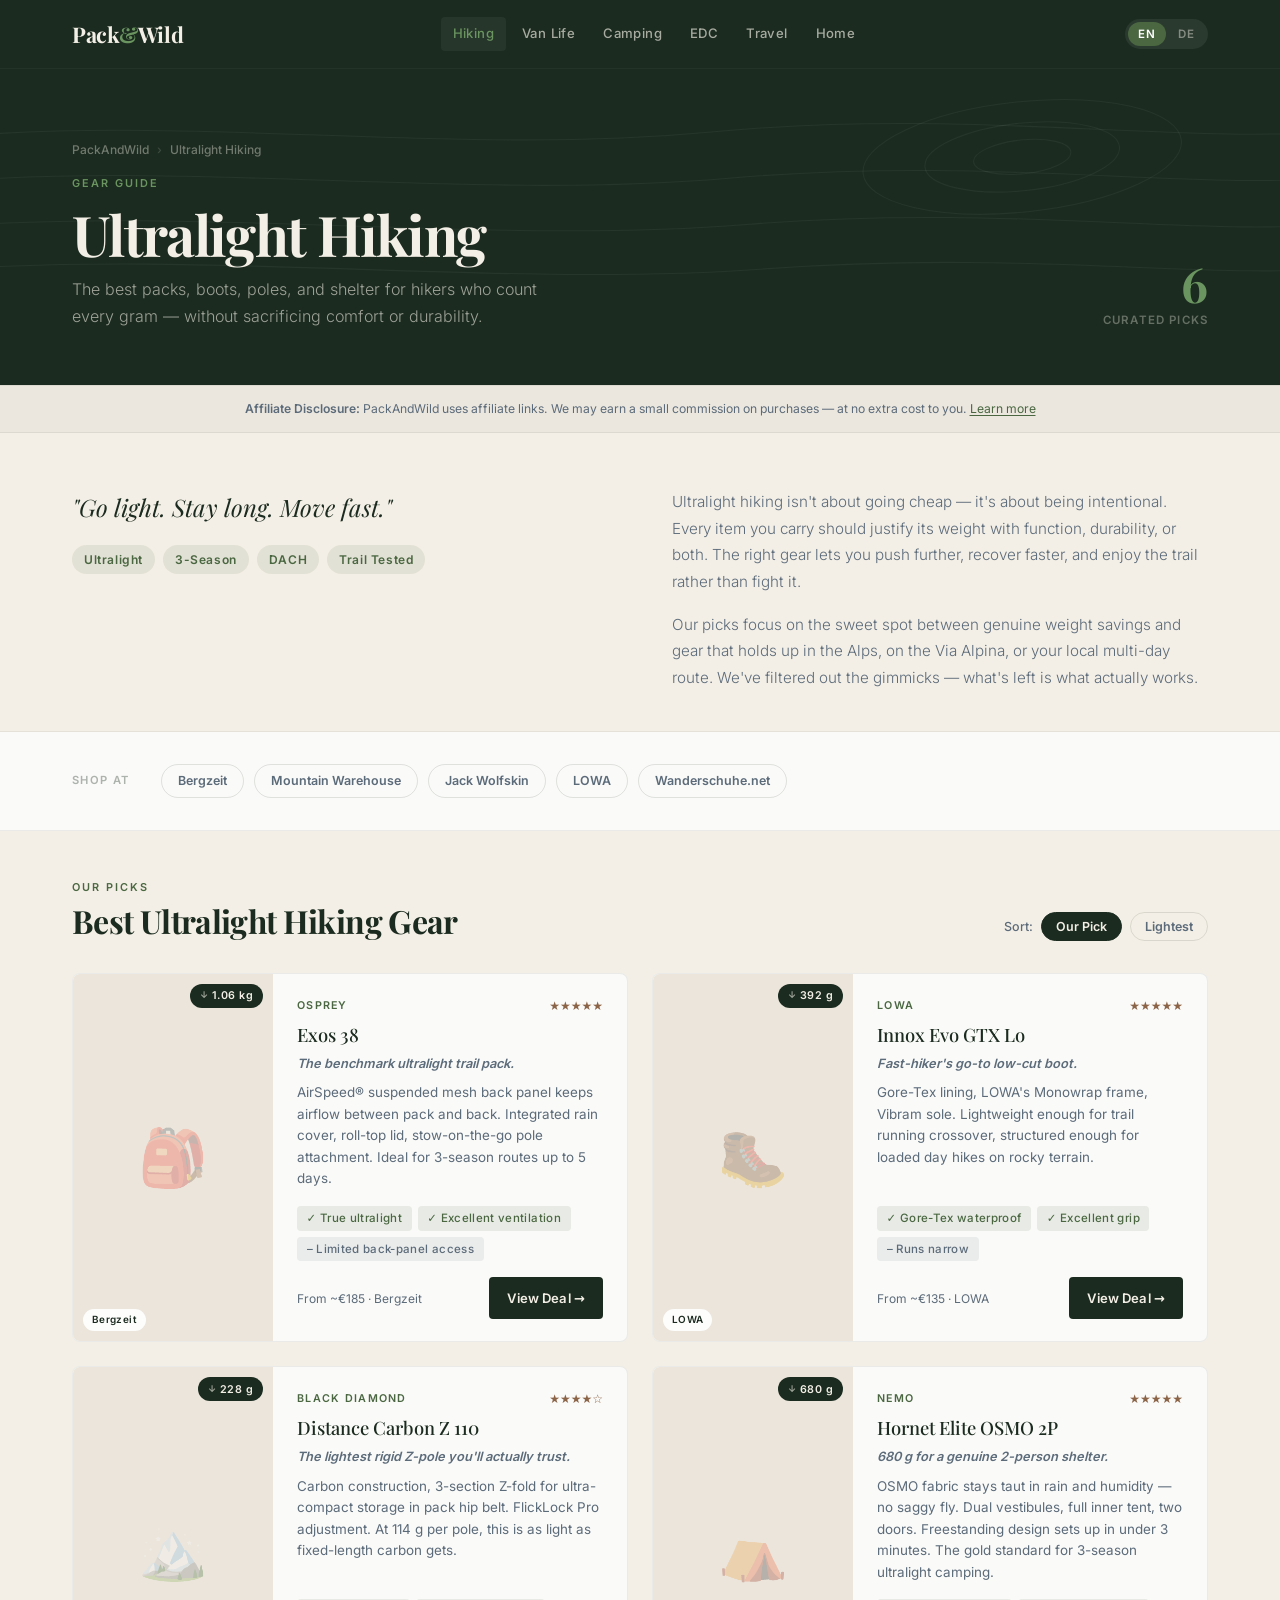
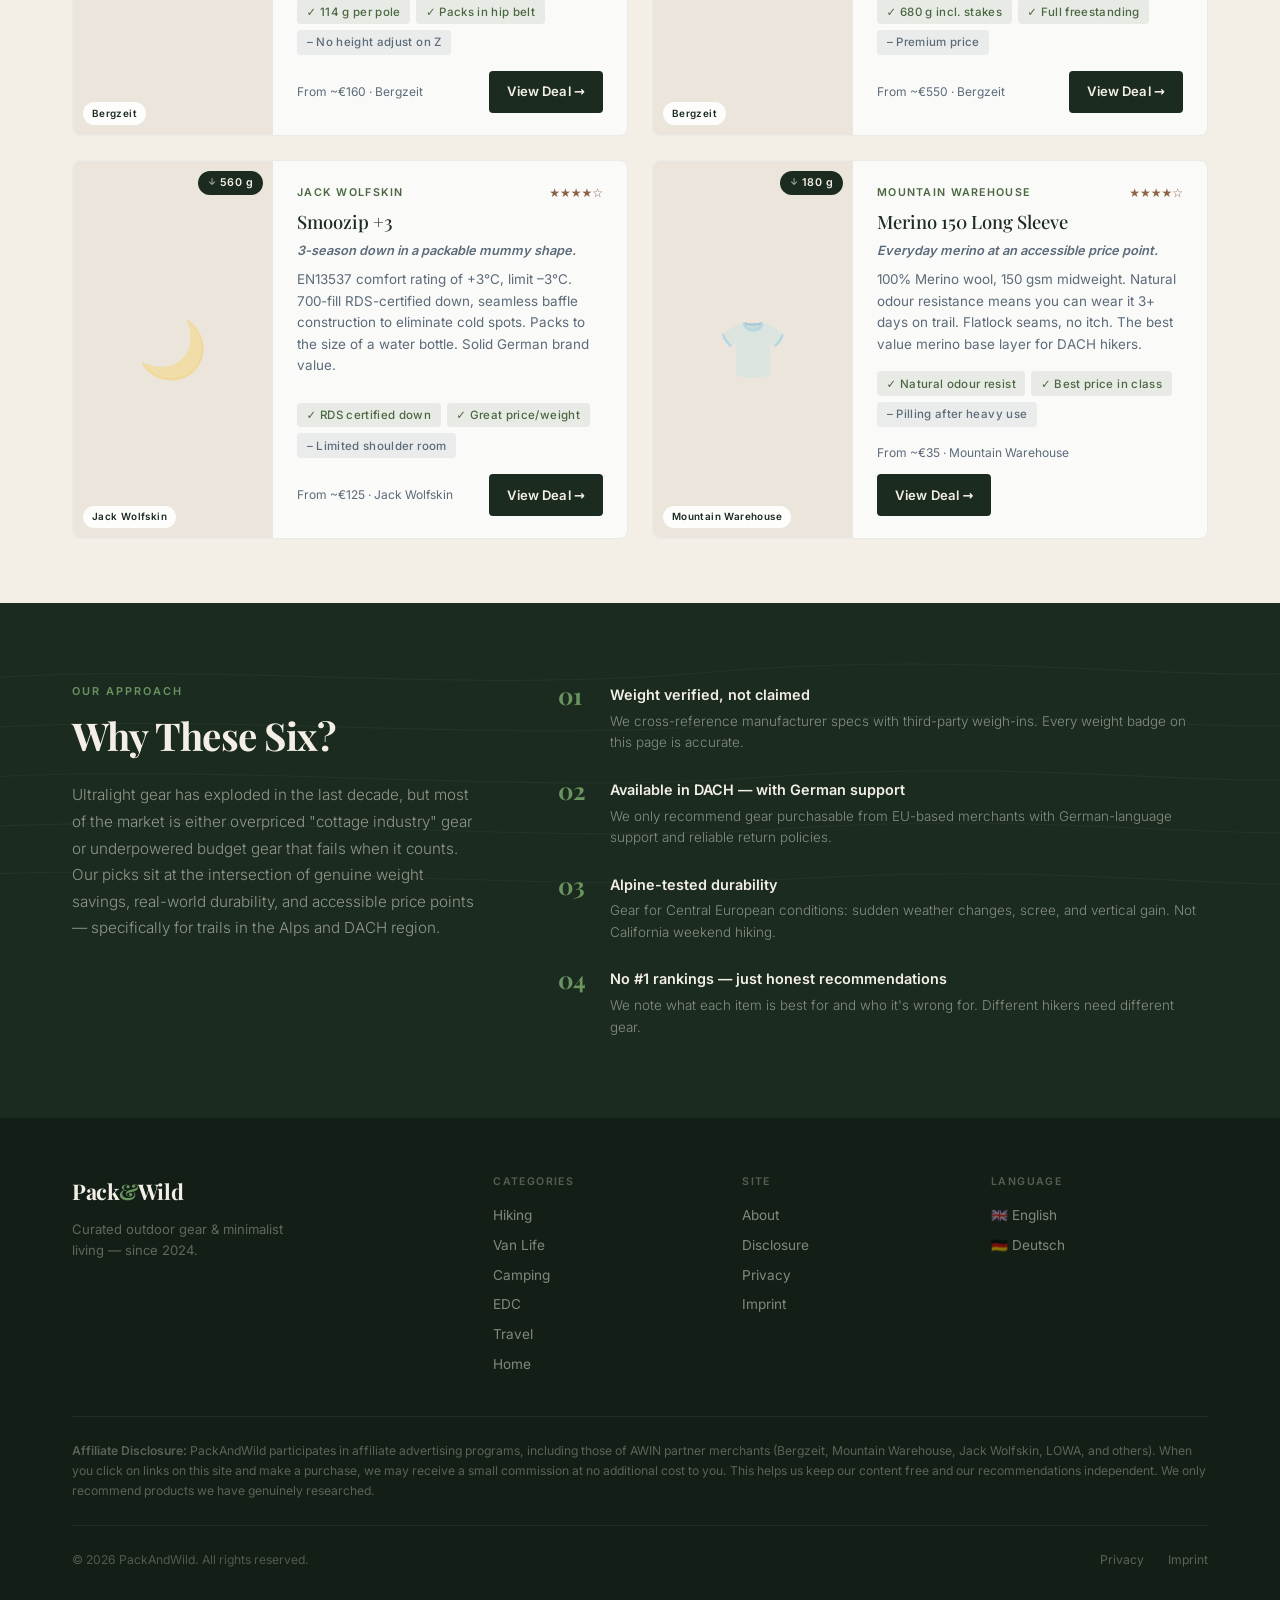
<file: hiking/index.html>
<!DOCTYPE html>
<html lang="en" data-lang="en">
<head>
  <meta charset="UTF-8"><link rel="icon" type="image/svg+xml" href="../favicon.svg">
  <meta name="viewport" content="width=device-width, initial-scale=1.0">
  <title lang="en">Ultralight Hiking Gear — PackAndWild</title>
  <meta name="description" content="Curated ultralight hiking gear: packs, boots, poles, tents, and shelter. Only the essentials, tested and compared.">
  <meta name="robots" content="index, follow">
  <link rel="canonical" href="https://packandwild.de/hiking/">
  <link rel="alternate" hreflang="en" href="https://packandwild.de/hiking/">
  <link rel="alternate" hreflang="de" href="https://packandwild.de/de/wandern/">
  <link rel="alternate" hreflang="x-default" href="https://packandwild.de/hiking/">
  <link rel="stylesheet" href="../fonts/fonts.css">

  <style>
    /* ============================================================
       TOKENS — identical to homepage
    ============================================================ */
    :root {
      --forest:       #1B2B1F;
      --forest-deep:  #131F16;
      --forest-mid:   #243728;
      --sage:         #4A6741;
      --sage-light:   #6A9460;
      --cream:        #F4EFE6;
      --cream-dark:   #EBE5DB;
      --white:        #FAFAF8;
      --slate:        #5C6B7A;
      --bark:         #8B6347;
      --bark-light:   #9E7259;

      --font-display: 'Playfair Display', Georgia, serif;
      --font-body:    'Inter', system-ui, -apple-system, sans-serif;

      --radius-sm: 4px;
      --radius-md: 8px;
      --transition: 0.22s ease;
      --max-w: 1200px;
      --nav-h: 68px;
    }

    /* ============================================================
       RESET & BASE
    ============================================================ */
    *, *::before, *::after { box-sizing: border-box; margin: 0; padding: 0; }
    html { scroll-behavior: smooth; }
    body {
      font-family: var(--font-body);
      background: var(--cream);
      color: var(--forest);
      line-height: 1.6;
      font-size: 16px;
      -webkit-font-smoothing: antialiased;
    }
    a { color: inherit; text-decoration: none; }
    img { max-width: 100%; display: block; }
    ul { list-style: none; }
    button { font-family: var(--font-body); cursor: pointer; }

    /* ============================================================
       LANGUAGE
    ============================================================ */
    html[data-lang="en"] [lang="de"] { display: none !important; }
    html[data-lang="de"] [lang="en"] { display: none !important; }

    /* ============================================================
       LAYOUT
    ============================================================ */
    .container {
      max-width: var(--max-w);
      margin: 0 auto;
      padding: 0 2rem;
    }
    @media (max-width: 600px) { .container { padding: 0 1.25rem; } }

    /* ============================================================
       BUTTONS
    ============================================================ */
    .btn {
      display: inline-flex;
      align-items: center;
      gap: 0.5rem;
      padding: 0.875rem 1.75rem;
      font-size: 0.875rem;
      font-weight: 600;
      letter-spacing: 0.02em;
      border-radius: var(--radius-sm);
      border: none;
      transition: all var(--transition);
      white-space: nowrap;
      cursor: pointer;
    }
    .btn--primary { background: var(--bark); color: var(--white); }
    .btn--primary:hover { background: var(--bark-light); transform: translateY(-1px); }
    .btn--ghost { background: transparent; color: var(--cream); border: 1px solid rgba(244,239,230,0.25); }
    .btn--ghost:hover { border-color: rgba(244,239,230,0.6); background: rgba(244,239,230,0.06); }

    /* ============================================================
       NAVIGATION
    ============================================================ */
    .nav {
      position: sticky;
      top: 0;
      z-index: 200;
      height: var(--nav-h);
      background: var(--forest);
      display: flex;
      align-items: center;
      box-shadow: 0 1px 0 rgba(255,255,255,0.04);
    }
    .nav__inner {
      display: flex;
      align-items: center;
      justify-content: space-between;
      width: 100%;
      max-width: var(--max-w);
      margin: 0 auto;
      padding: 0 2rem;
      gap: 1.5rem;
    }
    .nav__logo {
      font-family: var(--font-display);
      font-size: 1.35rem;
      font-weight: 700;
      color: var(--cream);
      letter-spacing: -0.02em;
      flex-shrink: 0;
    }
    .nav__logo-accent { color: var(--sage-light); }
    .nav__links {
      display: flex;
      align-items: center;
      gap: 0.25rem;
    }
    .nav__links a {
      padding: 0.4rem 0.75rem;
      font-size: 0.82rem;
      font-weight: 500;
      letter-spacing: 0.03em;
      color: rgba(244,239,230,0.65);
      border-radius: var(--radius-sm);
      transition: all var(--transition);
    }
    .nav__links a:hover,
    .nav__links a.is-current {
      color: var(--cream);
      background: rgba(255,255,255,0.05);
    }
    .nav__links a.is-current { color: var(--sage-light); }
    .nav__right { display: flex; align-items: center; gap: 0.75rem; flex-shrink: 0; }
    .lang-pill {
      display: flex;
      align-items: center;
      background: rgba(255,255,255,0.07);
      border-radius: 100px;
      padding: 3px;
      gap: 2px;
    }
    .lang-pill__btn {
      background: none;
      border: none;
      color: rgba(244,239,230,0.45);
      font-size: 0.72rem;
      font-weight: 700;
      letter-spacing: 0.06em;
      padding: 0.3rem 0.65rem;
      border-radius: 100px;
      transition: all var(--transition);
    }
    .lang-pill__btn.is-active { background: var(--sage); color: #fff; }
    .lang-pill__btn:hover:not(.is-active) { color: rgba(244,239,230,0.8); }
    .nav__hamburger {
      display: none;
      flex-direction: column;
      gap: 5px;
      background: none;
      border: none;
      padding: 6px;
    }
    .nav__hamburger span {
      display: block;
      width: 22px;
      height: 1.5px;
      background: rgba(244,239,230,0.7);
      border-radius: 2px;
    }
    .nav__drawer {
      display: none;
      position: fixed;
      top: var(--nav-h);
      left: 0; right: 0;
      background: var(--forest-mid);
      padding: 1rem 2rem 1.5rem;
      border-top: 1px solid rgba(255,255,255,0.06);
      z-index: 199;
      box-shadow: 0 12px 32px rgba(0,0,0,0.3);
    }
    .nav__drawer.is-open { display: block; }
    .nav__drawer a {
      display: block;
      padding: 0.75rem 0;
      font-size: 0.95rem;
      font-weight: 500;
      color: rgba(244,239,230,0.75);
      border-bottom: 1px solid rgba(255,255,255,0.06);
      transition: color var(--transition);
    }
    .nav__drawer a:hover { color: var(--cream); }
    @media (max-width: 900px) {
      .nav__links { display: none; }
      .nav__hamburger { display: flex; }
    }
    @media (max-width: 600px) { .nav__inner { padding: 0 1.25rem; } }

    /* ============================================================
       PAGE BANNER (category hero — smaller than homepage)
    ============================================================ */
    .page-banner {
      background: var(--forest);
      padding: 4.5rem 0 3.5rem;
      position: relative;
      overflow: hidden;
    }
    .page-banner__topo {
      position: absolute;
      inset: 0;
      pointer-events: none;
    }
    .page-banner__inner {
      position: relative;
      z-index: 1;
      display: flex;
      align-items: flex-end;
      justify-content: space-between;
      flex-wrap: wrap;
      gap: 1.5rem;
    }
    .breadcrumb {
      display: flex;
      align-items: center;
      gap: 0.5rem;
      font-size: 0.75rem;
      color: rgba(244,239,230,0.4);
      font-weight: 500;
      margin-bottom: 1rem;
    }
    .breadcrumb a {
      color: rgba(244,239,230,0.4);
      transition: color var(--transition);
    }
    .breadcrumb a:hover { color: var(--sage-light); }
    .breadcrumb__sep { opacity: 0.4; }
    .page-banner__eyebrow {
      font-size: 0.68rem;
      font-weight: 600;
      letter-spacing: 0.18em;
      text-transform: uppercase;
      color: var(--sage-light);
      margin-bottom: 0.625rem;
    }
    .page-banner__title {
      font-family: var(--font-display);
      font-size: clamp(2rem, 4.5vw, 3.5rem);
      font-weight: 700;
      color: var(--cream);
      line-height: 1.1;
      letter-spacing: -0.03em;
      margin-bottom: 0.75rem;
    }
    .page-banner__sub {
      font-size: 1rem;
      color: rgba(244,239,230,0.6);
      max-width: 500px;
      font-weight: 300;
      line-height: 1.65;
    }
    .page-banner__stat {
      display: flex;
      flex-direction: column;
      align-items: flex-end;
      gap: 0.25rem;
      flex-shrink: 0;
    }
    .page-banner__stat-num {
      font-family: var(--font-display);
      font-size: 3rem;
      font-weight: 700;
      color: var(--sage-light);
      line-height: 1;
    }
    .page-banner__stat-label {
      font-size: 0.72rem;
      font-weight: 600;
      letter-spacing: 0.1em;
      text-transform: uppercase;
      color: rgba(244,239,230,0.35);
    }
    @media (max-width: 600px) { .page-banner__stat { display: none; } }

    /* ============================================================
       DISCLOSURE BAR
    ============================================================ */
    .disclosure-bar {
      background: rgba(27,43,31,0.04);
      border-top: 1px solid rgba(27,43,31,0.07);
      border-bottom: 1px solid rgba(27,43,31,0.07);
      padding: 0.875rem 0;
    }
    .disclosure-bar p {
      font-size: 0.76rem;
      color: var(--slate);
      line-height: 1.5;
      text-align: center;
    }
    .disclosure-bar a { color: var(--sage); text-decoration: underline; text-underline-offset: 2px; }

    /* ============================================================
       INTRO SECTION
    ============================================================ */
    .intro-section {
      padding: 3.5rem 0 2.5rem;
      border-bottom: 1px solid rgba(27,43,31,0.07);
    }
    .intro-section__inner {
      display: grid;
      grid-template-columns: 1fr 1fr;
      gap: 4rem;
      align-items: start;
    }
    @media (max-width: 700px) {
      .intro-section__inner { grid-template-columns: 1fr; gap: 1.5rem; }
    }
    .intro-section__lead {
      font-family: var(--font-display);
      font-size: 1.5rem;
      font-style: italic;
      font-weight: 400;
      color: var(--forest);
      line-height: 1.5;
    }
    .intro-section__body {
      font-size: 0.95rem;
      color: var(--slate);
      line-height: 1.75;
      font-weight: 300;
    }
    .intro-section__body p + p { margin-top: 1rem; }
    .intro-section__tags {
      display: flex;
      flex-wrap: wrap;
      gap: 0.5rem;
      margin-top: 1.25rem;
    }
    .tag {
      padding: 0.3rem 0.75rem;
      background: rgba(74,103,65,0.1);
      color: var(--sage);
      font-size: 0.75rem;
      font-weight: 600;
      letter-spacing: 0.05em;
      border-radius: 100px;
    }

    /* ============================================================
       PRODUCT GRID — category page layout
    ============================================================ */
    .products-section { padding: 3rem 0 4rem; }
    .products-header {
      display: flex;
      align-items: flex-end;
      justify-content: space-between;
      margin-bottom: 2rem;
      flex-wrap: wrap;
      gap: 1rem;
    }
    .section-label {
      display: block;
      font-size: 0.68rem;
      font-weight: 600;
      letter-spacing: 0.18em;
      text-transform: uppercase;
      color: var(--sage);
      margin-bottom: 0.4rem;
    }
    .section-title {
      font-family: var(--font-display);
      font-size: clamp(1.5rem, 2.5vw, 2.1rem);
      font-weight: 700;
      line-height: 1.2;
      letter-spacing: -0.02em;
    }
    .sort-bar {
      display: flex;
      align-items: center;
      gap: 0.5rem;
    }
    .sort-bar__label {
      font-size: 0.78rem;
      color: var(--slate);
      font-weight: 500;
    }
    .sort-btn {
      padding: 0.35rem 0.875rem;
      font-size: 0.78rem;
      font-weight: 600;
      border: 1px solid rgba(27,43,31,0.12);
      border-radius: 100px;
      background: none;
      color: var(--slate);
      cursor: pointer;
      transition: all var(--transition);
    }
    .sort-btn:hover,
    .sort-btn.is-active { background: var(--forest); color: var(--cream); border-color: var(--forest); }

    /* Product grid — 2 columns on desktop, 1 on mobile */
    .product-grid {
      display: grid;
      grid-template-columns: repeat(2, 1fr);
      gap: 1.5rem;
    }
    @media (max-width: 700px) { .product-grid { grid-template-columns: 1fr; } }

    /* ── Product card — horizontal layout ── */
    .prod-card {
      background: var(--white);
      border-radius: var(--radius-md);
      border: 1px solid rgba(27,43,31,0.07);
      display: flex;
      overflow: hidden;
      transition: transform 0.25s ease, box-shadow 0.25s ease;
    }
    .prod-card:hover {
      transform: translateY(-3px);
      box-shadow: 0 14px 36px rgba(27,43,31,0.1);
    }
    .prod-card__thumb {
      width: 200px;
      min-width: 200px;
      background: var(--cream-dark);
      position: relative;
      display: flex;
      align-items: center;
      justify-content: center;
      flex-shrink: 0;
    }
    @media (max-width: 500px) {
      .prod-card { flex-direction: column; }
      .prod-card__thumb { width: 100%; min-width: auto; height: 180px; }
    }
    .prod-card__placeholder {
      font-size: 3.5rem;
      opacity: 0.28;
    }
    /* Weight badge */
    .weight-badge {
      position: absolute;
      top: 10px;
      right: 10px;
      background: var(--forest);
      color: var(--cream);
      font-size: 0.67rem;
      font-weight: 700;
      padding: 0.22rem 0.6rem;
      border-radius: 100px;
      letter-spacing: 0.05em;
      display: flex;
      align-items: center;
      gap: 0.2rem;
    }
    .weight-badge::before { content: '↓'; font-size: 0.58rem; opacity: 0.65; }

    /* Merchant badge */
    .merchant-badge {
      position: absolute;
      bottom: 10px;
      left: 10px;
      background: rgba(255,255,255,0.9);
      color: var(--forest);
      font-size: 0.62rem;
      font-weight: 700;
      padding: 0.2rem 0.55rem;
      border-radius: 100px;
      letter-spacing: 0.04em;
      backdrop-filter: blur(4px);
    }

    .prod-card__body {
      padding: 1.375rem 1.5rem;
      display: flex;
      flex-direction: column;
      flex: 1;
    }
    .prod-card__meta {
      display: flex;
      align-items: center;
      justify-content: space-between;
      margin-bottom: 0.5rem;
    }
    .prod-card__brand {
      font-size: 0.67rem;
      font-weight: 700;
      letter-spacing: 0.12em;
      text-transform: uppercase;
      color: var(--sage);
    }
    .prod-card__rating {
      display: flex;
      align-items: center;
      gap: 0.25rem;
      font-size: 0.75rem;
      color: var(--bark);
      font-weight: 600;
    }
    .prod-card__name {
      font-family: var(--font-display);
      font-size: 1.15rem;
      font-weight: 500;
      color: var(--forest);
      line-height: 1.25;
      margin-bottom: 0.5rem;
    }
    .prod-card__tagline {
      font-size: 0.8rem;
      font-weight: 600;
      color: var(--slate);
      font-style: italic;
      margin-bottom: 0.5rem;
    }
    .prod-card__desc {
      font-size: 0.84rem;
      color: var(--slate);
      line-height: 1.6;
      flex: 1;
      margin-bottom: 1rem;
    }
    .prod-card__highlights {
      display: flex;
      flex-wrap: wrap;
      gap: 0.375rem;
      margin-bottom: 1rem;
    }
    .highlight {
      font-size: 0.72rem;
      font-weight: 500;
      padding: 0.2rem 0.6rem;
      border-radius: 4px;
      letter-spacing: 0.03em;
    }
    .highlight--pro { background: rgba(74,103,65,0.1); color: var(--sage); }
    .highlight--con { background: rgba(92,107,122,0.1); color: var(--slate); }
    .prod-card__footer {
      display: flex;
      align-items: center;
      justify-content: space-between;
      gap: 0.75rem;
      flex-wrap: wrap;
    }
    .prod-card__price-info {
      font-size: 0.75rem;
      color: var(--slate);
    }
    .prod-card__cta {
      display: inline-flex;
      align-items: center;
      gap: 0.4rem;
      padding: 0.65rem 1.125rem;
      background: var(--forest);
      color: var(--cream);
      font-size: 0.82rem;
      font-weight: 600;
      border-radius: var(--radius-sm);
      transition: background var(--transition);
      letter-spacing: 0.01em;
    }
    .prod-card__cta:hover { background: var(--sage); }

    /* ============================================================
       WHY WE RECOMMEND
    ============================================================ */
    .why-section {
      background: var(--forest);
      padding: 5rem 0;
      position: relative;
      overflow: hidden;
    }
    .why-section__topo {
      position: absolute;
      inset: 0;
      pointer-events: none;
    }
    .why-section__inner {
      position: relative;
      z-index: 1;
      display: grid;
      grid-template-columns: 1fr 1.6fr;
      gap: 5rem;
      align-items: start;
    }
    @media (max-width: 800px) {
      .why-section__inner { grid-template-columns: 1fr; gap: 2.5rem; }
    }
    .why-section__label {
      font-size: 0.68rem;
      font-weight: 600;
      letter-spacing: 0.18em;
      text-transform: uppercase;
      color: var(--sage-light);
      margin-bottom: 0.75rem;
    }
    .why-section__title {
      font-family: var(--font-display);
      font-size: clamp(1.75rem, 3vw, 2.5rem);
      font-weight: 700;
      color: var(--cream);
      line-height: 1.2;
      letter-spacing: -0.02em;
      margin-bottom: 1.5rem;
    }
    .why-section__text {
      font-size: 0.95rem;
      color: rgba(244,239,230,0.55);
      line-height: 1.75;
      font-weight: 300;
    }
    .why-section__text p + p { margin-top: 1rem; }
    .why-criteria {
      display: flex;
      flex-direction: column;
      gap: 1.5rem;
    }
    .criterion {
      display: flex;
      gap: 1.25rem;
      align-items: flex-start;
    }
    .criterion__num {
      font-family: var(--font-display);
      font-size: 1.5rem;
      font-weight: 700;
      color: var(--sage-light);
      line-height: 1;
      flex-shrink: 0;
      min-width: 2rem;
    }
    .criterion__content {}
    .criterion__title {
      font-size: 0.9rem;
      font-weight: 600;
      color: var(--cream);
      margin-bottom: 0.3rem;
    }
    .criterion__desc {
      font-size: 0.84rem;
      color: rgba(244,239,230,0.5);
      line-height: 1.6;
      font-weight: 300;
    }

    /* ============================================================
       MERCHANTS STRIP
    ============================================================ */
    .merchants-strip {
      background: var(--white);
      padding: 2rem 0;
      border-bottom: 1px solid rgba(27,43,31,0.07);
    }
    .merchants-strip__inner {
      display: flex;
      align-items: center;
      gap: 2rem;
      flex-wrap: wrap;
    }
    .merchants-strip__label {
      font-size: 0.7rem;
      font-weight: 600;
      letter-spacing: 0.12em;
      text-transform: uppercase;
      color: rgba(27,43,31,0.35);
      flex-shrink: 0;
    }
    .merchants-strip__list {
      display: flex;
      flex-wrap: wrap;
      gap: 0.625rem;
    }
    .merchant-pill {
      padding: 0.35rem 1rem;
      border: 1px solid rgba(27,43,31,0.12);
      border-radius: 100px;
      font-size: 0.78rem;
      font-weight: 600;
      color: var(--slate);
      transition: all var(--transition);
    }
    .merchant-pill:hover {
      border-color: var(--sage);
      color: var(--sage);
      background: rgba(74,103,65,0.05);
    }

    /* ============================================================
       FOOTER
    ============================================================ */
    .footer {
      background: var(--forest-deep);
      padding: 3.5rem 0 2rem;
    }
    .footer__top {
      display: grid;
      grid-template-columns: 1fr 2fr;
      gap: 4rem;
      padding-bottom: 2.5rem;
      border-bottom: 1px solid rgba(255,255,255,0.06);
      margin-bottom: 1.5rem;
    }
    @media (max-width: 700px) { .footer__top { grid-template-columns: 1fr; gap: 2rem; } }
    .footer__brand-logo {
      font-family: var(--font-display);
      font-size: 1.35rem;
      font-weight: 700;
      color: var(--cream);
      letter-spacing: -0.02em;
      margin-bottom: 0.625rem;
    }
    .footer__brand-logo span { color: var(--sage-light); }
    .footer__brand-tagline {
      font-size: 0.82rem;
      color: rgba(244,239,230,0.35);
      line-height: 1.6;
      max-width: 220px;
    }
    .footer__nav-grid {
      display: grid;
      grid-template-columns: repeat(3, 1fr);
      gap: 2rem;
    }
    @media (max-width: 500px) { .footer__nav-grid { grid-template-columns: repeat(2, 1fr); gap: 1.5rem; } }
    .footer__nav-title {
      font-size: 0.66rem;
      font-weight: 700;
      letter-spacing: 0.13em;
      text-transform: uppercase;
      color: rgba(244,239,230,0.3);
      margin-bottom: 0.875rem;
    }
    .footer__nav-links { display: flex; flex-direction: column; gap: 0.5rem; }
    .footer__nav-links a {
      font-size: 0.85rem;
      color: rgba(244,239,230,0.5);
      transition: color var(--transition);
    }
    .footer__nav-links a:hover { color: var(--cream); }
    .footer__disclosure {
      font-size: 0.76rem;
      color: rgba(244,239,230,0.32);
      line-height: 1.65;
      padding-bottom: 1.5rem;
      border-bottom: 1px solid rgba(255,255,255,0.05);
      margin-bottom: 1.5rem;
    }
    .footer__bottom {
      display: flex;
      justify-content: space-between;
      align-items: center;
      flex-wrap: wrap;
      gap: 0.75rem;
    }
    .footer__copy { font-size: 0.76rem; color: rgba(244,239,230,0.28); }
    .footer__legal { display: flex; gap: 1.5rem; }
    .footer__legal a {
      font-size: 0.76rem;
      color: rgba(244,239,230,0.32);
      transition: color var(--transition);
    }
    .footer__legal a:hover { color: rgba(244,239,230,0.7); }
  </style>
  <meta property="og:type" content="website">
  <meta property="og:url" content="https://packandwild.de/hiking/">
  <meta property="og:site_name" content="PackAndWild">
  <meta property="og:title" content="Best Hiking Gear 2026 — Lightweight Picks | PackAndWild">
  <meta property="og:description" content="Top hiking backpacks, boots, trekking poles, and sleeping bags — weight-rated, expert-tested, EU-available.">
  <meta property="og:image" content="https://packandwild.de/img/og-hiking.jpg">
  <meta property="og:locale" content="en_GB">
  <meta property="og:locale:alternate" content="de_DE">
  <meta name="twitter:card" content="summary_large_image">
  <meta name="twitter:title" content="Best Hiking Gear 2026 — Lightweight Picks | PackAndWild">
  <meta name="twitter:description" content="Top hiking backpacks, boots, trekking poles, and sleeping bags — weight-rated, expert-tested, EU-available.">
  <meta name="twitter:image" content="https://packandwild.de/img/og-hiking.jpg">
</head>

<body>

  <!-- ============================================================
       NAVIGATION
  ============================================================ -->
  <header class="nav" role="banner">
    <div class="nav__inner">
      <a href="/" class="nav__logo" aria-label="PackAndWild Home">
        Pack<span class="nav__logo-accent">&</span>Wild
      </a>

      <nav class="nav__links" aria-label="Main navigation">
        <a href="/hiking/" class="is-current" lang="en" aria-current="page">Hiking</a>
        <a href="/de/wandern/" class="is-current" lang="de" aria-current="page">Wandern</a>
        <a href="/vanlife/" lang="en">Van Life</a>
        <a href="/de/vanlife/" lang="de">Van Life</a>
        <a href="/camping/" lang="en">Camping</a>
        <a href="/de/camping/" lang="de">Camping</a>
        <a href="/edc/" lang="en">EDC</a>
        <a href="/de/edc/" lang="de">EDC</a>
        <a href="/travel/" lang="en">Travel</a>
        <a href="/de/reisen/" lang="de">Reisen</a>
        <a href="/home/" lang="en">Home</a>
        <a href="/de/zuhause/" lang="de">Zuhause</a>
      </nav>

      <div class="nav__right">
        <div class="lang-pill" role="group" aria-label="Language selection">
          <button class="lang-pill__btn is-active" id="btn-en" onclick="setLang('en')">EN</button>
          <button class="lang-pill__btn" id="btn-de" onclick="setLang('de')">DE</button>
        </div>
        <button class="nav__hamburger" id="hamburger" aria-label="Open menu" aria-expanded="false" aria-controls="nav-drawer">
          <span></span><span></span><span></span>
        </button>
      </div>
    </div>

    <nav class="nav__drawer" id="nav-drawer" aria-label="Mobile navigation">
      <a href="/hiking/"><span lang="en">Hiking</span><span lang="de">Wandern</span></a>
      <a href="/vanlife/">Van Life</a>
      <a href="/camping/"><span lang="en">Camping</span><span lang="de">Camping</span></a>
      <a href="/edc/">EDC</a>
      <a href="/travel/"><span lang="en">Travel</span><span lang="de">Reisen</span></a>
      <a href="/home/"><span lang="en">Home</span><span lang="de">Zuhause</span></a>
      <a href="/about/"><span lang="en">About</span><span lang="de">Über uns</span></a>
    </nav>
  </header>


  <!-- ============================================================
       PAGE BANNER
  ============================================================ -->
  <section class="page-banner" aria-label="Category header">

    <svg class="page-banner__topo" viewBox="0 0 1440 280" preserveAspectRatio="xMidYMid slice"
         xmlns="http://www.w3.org/2000/svg" aria-hidden="true">
      <g fill="none" stroke="rgba(255,255,255,0.05)" stroke-width="1.2">
        <path d="M -80,80  C 200,50  500,100 800,72  C 1100,44  1320,88  1520,70"/>
        <path d="M -80,130 C 200,102 520,150 820,124 C 1120,98  1340,140 1520,122"/>
        <path d="M -80,180 C 220,154 540,200 840,176 C 1140,152 1350,192 1520,174"/>
        <path d="M -80,228 C 240,204 560,248 860,226 C 1160,204 1360,240 1520,224"/>
        <ellipse cx="1150" cy="100" rx="180" ry="62" transform="rotate(-6 1150 100)"/>
        <ellipse cx="1150" cy="100" rx="110" ry="38" transform="rotate(-6 1150 100)"/>
        <ellipse cx="1150" cy="100" rx="55"  ry="19" transform="rotate(-6 1150 100)"/>
      </g>
    </svg>

    <div class="container">
      <div class="page-banner__inner">
        <div>
          <nav class="breadcrumb" aria-label="Breadcrumb">
            <a href="/">PackAndWild</a>
            <span class="breadcrumb__sep" aria-hidden="true">›</span>
            <span lang="en">Ultralight Hiking</span>
            <span lang="de">Ultraleichtes Wandern</span>
          </nav>

          <div class="page-banner__eyebrow">
            <span lang="en">Gear Guide</span>
            <span lang="de">Ausrüstungsguide</span>
          </div>

          <h1 class="page-banner__title">
            <span lang="en">Ultralight Hiking</span>
            <span lang="de">Ultraleichtes Wandern</span>
          </h1>

          <p class="page-banner__sub">
            <span lang="en">The best packs, boots, poles, and shelter for hikers who count every gram — without sacrificing comfort or durability.</span>
            <span lang="de">Die besten Rucksäcke, Schuhe, Stöcke und Unterkunft für Wanderer, die jedes Gramm zählen — ohne Komfort oder Langlebigkeit zu opfern.</span>
          </p>
        </div>

        <div class="page-banner__stat" aria-hidden="true">
          <span class="page-banner__stat-num">6</span>
          <span class="page-banner__stat-label" lang="en">Curated Picks</span>
          <span class="page-banner__stat-label" lang="de">Kuratierte Picks</span>
        </div>

      </div>
    </div>
  </section>


  <!-- ============================================================
       DISCLOSURE BAR
  ============================================================ -->
  <div class="disclosure-bar" role="note">
    <div class="container">
      <p lang="en"><strong>Affiliate Disclosure:</strong> PackAndWild uses affiliate links. We may earn a small commission on purchases — at no extra cost to you. <a href="/about/#disclosure">Learn more</a></p>
      <p lang="de"><strong>Affiliate-Hinweis:</strong> PackAndWild verwendet Affiliate-Links. Beim Kauf erhalten wir eine kleine Provision — ohne Mehrkosten für dich. <a href="/de/ueber-uns/#disclosure">Mehr erfahren</a></p>
    </div>
  </div>


  <!-- ============================================================
       INTRO
  ============================================================ -->
  <div class="intro-section">
    <div class="container">
      <div class="intro-section__inner">
        <div>
          <p class="intro-section__lead">
            <span lang="en">"Go light. Stay long. Move fast."</span>
            <span lang="de">„Leicht gehen. Länger bleiben. Schneller werden."</span>
          </p>
          <div class="intro-section__tags">
            <span class="tag">Ultralight</span>
            <span class="tag">3-Season</span>
            <span class="tag">DACH</span>
            <span class="tag" lang="en">Trail Tested</span>
            <span class="tag" lang="de">Trail-getestet</span>
          </div>
        </div>
        <div class="intro-section__body">
          <p lang="en">
            Ultralight hiking isn't about going cheap — it's about being intentional. Every item you carry should justify its weight with function, durability, or both. The right gear lets you push further, recover faster, and enjoy the trail rather than fight it.
          </p>
          <p lang="en">
            Our picks focus on the sweet spot between genuine weight savings and gear that holds up in the Alps, on the Via Alpina, or your local multi-day route. We've filtered out the gimmicks — what's left is what actually works.
          </p>
          <p lang="de">
            Ultraleichtes Wandern bedeutet nicht billig — sondern bewusst. Jeder Gegenstand, den du trägst, muss sein Gewicht durch Funktion, Haltbarkeit oder beides rechtfertigen. Die richtige Ausrüstung lässt dich weiter gehen, schneller erholen und die Tour genießen statt bekämpfen.
          </p>
          <p lang="de">
            Unsere Auswahl fokussiert auf den Sweet Spot zwischen echten Gewichtsersparnissen und Ausrüstung, die in den Alpen, auf dem Via Alpina oder deiner nächsten Mehrtagesstour standhält. Wir haben den Hype rausgefiltert — was übrig bleibt, funktioniert wirklich.
          </p>
        </div>
      </div>
    </div>
  </div>


  <!-- ============================================================
       MERCHANT STRIP
  ============================================================ -->
  <div class="merchants-strip">
    <div class="container">
      <div class="merchants-strip__inner">
        <span class="merchants-strip__label" lang="en">Shop at</span>
        <span class="merchants-strip__label" lang="de">Kaufen bei</span>
        <div class="merchants-strip__list">
          <a href="#" class="merchant-pill" rel="nofollow">Bergzeit</a>
          <a href="#" class="merchant-pill" rel="nofollow">Mountain Warehouse</a>
          <a href="#" class="merchant-pill" rel="nofollow">Jack Wolfskin</a>
          <a href="#" class="merchant-pill" rel="nofollow">LOWA</a>
          <a href="#" class="merchant-pill" rel="nofollow">Wanderschuhe.net</a>
        </div>
      </div>
    </div>
  </div>


  <!-- ============================================================
       PRODUCT GRID
  ============================================================ -->
  <section class="products-section" aria-labelledby="products-heading">
    <div class="container">

      <div class="products-header">
        <div>
          <span class="section-label">
            <span lang="en">Our Picks</span>
            <span lang="de">Unsere Picks</span>
          </span>
          <h2 class="section-title" id="products-heading">
            <span lang="en">Best Ultralight Hiking Gear</span>
            <span lang="de">Beste Ultraleicht-Wanderausrüstung</span>
          </h2>
        </div>
        <div class="sort-bar" aria-label="Sort options">
          <span class="sort-bar__label" lang="en">Sort:</span>
          <span class="sort-bar__label" lang="de">Sortieren:</span>
          <button class="sort-btn is-active" lang="en">Our Pick</button>
          <button class="sort-btn is-active" lang="de">Unsere Wahl</button>
          <button class="sort-btn" lang="en">Lightest</button>
          <button class="sort-btn" lang="de">Leichteste</button>
        </div>
      </div>

      <div class="product-grid">

        <!-- Product 1: Osprey Exos 38 -->
        <article class="prod-card" aria-label="Osprey Exos 38">
          <div class="prod-card__thumb">
            <span class="prod-card__placeholder" aria-hidden="true">🎒</span>
            <span class="weight-badge" aria-label="Weight: 1.06 kg">1.06 kg</span>
            <span class="merchant-badge">Bergzeit</span>
          </div>
          <div class="prod-card__body">
            <div class="prod-card__meta">
              <span class="prod-card__brand">Osprey</span>
              <span class="prod-card__rating" aria-label="Rating: 5 stars">★★★★★</span>
            </div>
            <div class="prod-card__name">Exos 38</div>
            <p class="prod-card__tagline">
              <span lang="en">The benchmark ultralight trail pack.</span>
              <span lang="de">Der Maßstab unter den Ultraleicht-Trailrucksäcken.</span>
            </p>
            <p class="prod-card__desc">
              <span lang="en">AirSpeed® suspended mesh back panel keeps airflow between pack and back. Integrated rain cover, roll-top lid, stow-on-the-go pole attachment. Ideal for 3-season routes up to 5 days.</span>
              <span lang="de">Das AirSpeed®-Netzrückenpad hält Luftzirkulation zwischen Rucksack und Rücken. Integrierte Regenhülle, Roll-Top-Deckel, integrierte Stockbefestigung. Ideal für 3-Saison-Touren bis 5 Tage.</span>
            </p>
            <div class="prod-card__highlights">
              <span class="highlight highlight--pro" lang="en">✓ True ultralight</span>
              <span class="highlight highlight--pro" lang="de">✓ Echtes Ultraleicht</span>
              <span class="highlight highlight--pro" lang="en">✓ Excellent ventilation</span>
              <span class="highlight highlight--pro" lang="de">✓ Hervorragende Belüftung</span>
              <span class="highlight highlight--con" lang="en">– Limited back-panel access</span>
              <span class="highlight highlight--con" lang="de">– Kein Rückenzugang</span>
            </div>
            <div class="prod-card__footer">
              <span class="prod-card__price-info" lang="en">From ~€185 · Bergzeit</span>
              <span class="prod-card__price-info" lang="de">Ab ~185 € · Bergzeit</span>
              <a href="#" class="prod-card__cta" rel="nofollow sponsored">
                <span lang="en">View Deal →</span>
                <span lang="de">Angebot →</span>
              </a>
            </div>
          </div>
        </article>

        <!-- Product 2: LOWA Innox Evo GTX -->
        <article class="prod-card" aria-label="LOWA Innox Evo GTX">
          <div class="prod-card__thumb">
            <span class="prod-card__placeholder" aria-hidden="true">🥾</span>
            <span class="weight-badge" aria-label="Weight: 392 g">392 g</span>
            <span class="merchant-badge">LOWA</span>
          </div>
          <div class="prod-card__body">
            <div class="prod-card__meta">
              <span class="prod-card__brand">LOWA</span>
              <span class="prod-card__rating" aria-label="Rating: 5 stars">★★★★★</span>
            </div>
            <div class="prod-card__name">Innox Evo GTX Lo</div>
            <p class="prod-card__tagline">
              <span lang="en">Fast-hiker's go-to low-cut boot.</span>
              <span lang="de">Das Fast-Hiker-Lowcut-Boot.</span>
            </p>
            <p class="prod-card__desc">
              <span lang="en">Gore-Tex lining, LOWA's Monowrap frame, Vibram sole. Lightweight enough for trail running crossover, structured enough for loaded day hikes on rocky terrain.</span>
              <span lang="de">Gore-Tex-Futter, LOWA Monowrap-Rahmen, Vibram-Sohle. Leicht genug für Trail-Running-Crossover, stabil genug für beladene Tagestouren auf felsigem Gelände.</span>
            </p>
            <div class="prod-card__highlights">
              <span class="highlight highlight--pro" lang="en">✓ Gore-Tex waterproof</span>
              <span class="highlight highlight--pro" lang="de">✓ Gore-Tex wasserdicht</span>
              <span class="highlight highlight--pro" lang="en">✓ Excellent grip</span>
              <span class="highlight highlight--pro" lang="de">✓ Hervorragender Grip</span>
              <span class="highlight highlight--con" lang="en">– Runs narrow</span>
              <span class="highlight highlight--con" lang="de">– Fällt schmal aus</span>
            </div>
            <div class="prod-card__footer">
              <span class="prod-card__price-info" lang="en">From ~€135 · LOWA</span>
              <span class="prod-card__price-info" lang="de">Ab ~135 € · LOWA</span>
              <a href="#" class="prod-card__cta" rel="nofollow sponsored">
                <span lang="en">View Deal →</span>
                <span lang="de">Angebot →</span>
              </a>
            </div>
          </div>
        </article>

        <!-- Product 3: Black Diamond Distance Carbon Z -->
        <article class="prod-card" aria-label="Black Diamond Distance Carbon Z">
          <div class="prod-card__thumb">
            <span class="prod-card__placeholder" aria-hidden="true">🏔️</span>
            <span class="weight-badge" aria-label="Weight: 228 g">228 g</span>
            <span class="merchant-badge">Bergzeit</span>
          </div>
          <div class="prod-card__body">
            <div class="prod-card__meta">
              <span class="prod-card__brand">Black Diamond</span>
              <span class="prod-card__rating" aria-label="Rating: 4 stars">★★★★☆</span>
            </div>
            <div class="prod-card__name">Distance Carbon Z 110</div>
            <p class="prod-card__tagline">
              <span lang="en">The lightest rigid Z-pole you'll actually trust.</span>
              <span lang="de">Der leichteste starre Z-Pol, dem du wirklich vertraust.</span>
            </p>
            <p class="prod-card__desc">
              <span lang="en">Carbon construction, 3-section Z-fold for ultra-compact storage in pack hip belt. FlickLock Pro adjustment. At 114 g per pole, this is as light as fixed-length carbon gets.</span>
              <span lang="de">Carbon-Konstruktion, 3-teilige Z-Falttechnik für ultrakompakten Stauraum in der Hüfttasche. FlickLock Pro-Verstellung. Mit 114 g pro Stock so leicht wie es Carbon mit Feststecklänge gibt.</span>
            </p>
            <div class="prod-card__highlights">
              <span class="highlight highlight--pro" lang="en">✓ 114 g per pole</span>
              <span class="highlight highlight--pro" lang="de">✓ 114 g pro Stock</span>
              <span class="highlight highlight--pro" lang="en">✓ Packs in hip belt</span>
              <span class="highlight highlight--pro" lang="de">✓ Passt in Hüfttasche</span>
              <span class="highlight highlight--con" lang="en">– No height adjust on Z</span>
              <span class="highlight highlight--con" lang="de">– Keine Längenverstellung</span>
            </div>
            <div class="prod-card__footer">
              <span class="prod-card__price-info" lang="en">From ~€160 · Bergzeit</span>
              <span class="prod-card__price-info" lang="de">Ab ~160 € · Bergzeit</span>
              <a href="#" class="prod-card__cta" rel="nofollow sponsored">
                <span lang="en">View Deal →</span>
                <span lang="de">Angebot →</span>
              </a>
            </div>
          </div>
        </article>

        <!-- Product 4: Nemo Hornet Elite OSMO 2P -->
        <article class="prod-card" aria-label="Nemo Hornet Elite OSMO 2P">
          <div class="prod-card__thumb">
            <span class="prod-card__placeholder" aria-hidden="true">⛺</span>
            <span class="weight-badge" aria-label="Weight: 680 g">680 g</span>
            <span class="merchant-badge">Bergzeit</span>
          </div>
          <div class="prod-card__body">
            <div class="prod-card__meta">
              <span class="prod-card__brand">NEMO</span>
              <span class="prod-card__rating" aria-label="Rating: 5 stars">★★★★★</span>
            </div>
            <div class="prod-card__name">Hornet Elite OSMO 2P</div>
            <p class="prod-card__tagline">
              <span lang="en">680 g for a genuine 2-person shelter.</span>
              <span lang="de">680 g für ein echtes 2-Personen-Zelt.</span>
            </p>
            <p class="prod-card__desc">
              <span lang="en">OSMO fabric stays taut in rain and humidity — no saggy fly. Dual vestibules, full inner tent, two doors. Freestanding design sets up in under 3 minutes. The gold standard for 3-season ultralight camping.</span>
              <span lang="de">OSMO-Stoff bleibt bei Regen und Feuchtigkeit straff — kein hängendes Außenzelt. Doppelte Vorzelte, volles Innenzelt, zwei Türen. Freistehende Konstruktion in unter 3 Minuten aufgebaut.</span>
            </p>
            <div class="prod-card__highlights">
              <span class="highlight highlight--pro" lang="en">✓ 680 g incl. stakes</span>
              <span class="highlight highlight--pro" lang="de">✓ 680 g inkl. Heringe</span>
              <span class="highlight highlight--pro" lang="en">✓ Full freestanding</span>
              <span class="highlight highlight--pro" lang="de">✓ Komplett freistehend</span>
              <span class="highlight highlight--con" lang="en">– Premium price</span>
              <span class="highlight highlight--con" lang="de">– Premium-Preis</span>
            </div>
            <div class="prod-card__footer">
              <span class="prod-card__price-info" lang="en">From ~€550 · Bergzeit</span>
              <span class="prod-card__price-info" lang="de">Ab ~550 € · Bergzeit</span>
              <a href="#" class="prod-card__cta" rel="nofollow sponsored">
                <span lang="en">View Deal →</span>
                <span lang="de">Angebot →</span>
              </a>
            </div>
          </div>
        </article>

        <!-- Product 5: Jack Wolfskin Smoozip +3 -->
        <article class="prod-card" aria-label="Jack Wolfskin Smoozip Sleeping Bag">
          <div class="prod-card__thumb">
            <span class="prod-card__placeholder" aria-hidden="true">🌙</span>
            <span class="weight-badge" aria-label="Weight: 560 g">560 g</span>
            <span class="merchant-badge">Jack Wolfskin</span>
          </div>
          <div class="prod-card__body">
            <div class="prod-card__meta">
              <span class="prod-card__brand">Jack Wolfskin</span>
              <span class="prod-card__rating" aria-label="Rating: 4 stars">★★★★☆</span>
            </div>
            <div class="prod-card__name">Smoozip +3</div>
            <p class="prod-card__tagline">
              <span lang="en">3-season down in a packable mummy shape.</span>
              <span lang="de">3-Saison-Daunen in packbarer Mumienform.</span>
            </p>
            <p class="prod-card__desc">
              <span lang="en">EN13537 comfort rating of +3°C, limit –3°C. 700-fill RDS-certified down, seamless baffle construction to eliminate cold spots. Packs to the size of a water bottle. Solid German brand value.</span>
              <span lang="de">EN13537 Komforttemperatur +3 °C, Grenztemperatur –3 °C. RDS-zertifizierte 700-Füllkraft-Daunen, nahtlose Boxenverbindung ohne Kältepunkte. Packt sich zur Größe einer Wasserflasche.</span>
            </p>
            <div class="prod-card__highlights">
              <span class="highlight highlight--pro" lang="en">✓ RDS certified down</span>
              <span class="highlight highlight--pro" lang="de">✓ RDS-zertifizierte Daunen</span>
              <span class="highlight highlight--pro" lang="en">✓ Great price/weight</span>
              <span class="highlight highlight--pro" lang="de">✓ Super Preis-Gewicht</span>
              <span class="highlight highlight--con" lang="en">– Limited shoulder room</span>
              <span class="highlight highlight--con" lang="de">– Wenig Schulterraum</span>
            </div>
            <div class="prod-card__footer">
              <span class="prod-card__price-info" lang="en">From ~€125 · Jack Wolfskin</span>
              <span class="prod-card__price-info" lang="de">Ab ~125 € · Jack Wolfskin</span>
              <a href="#" class="prod-card__cta" rel="nofollow sponsored">
                <span lang="en">View Deal →</span>
                <span lang="de">Angebot →</span>
              </a>
            </div>
          </div>
        </article>

        <!-- Product 6: Mountain Warehouse Merino Base Layer -->
        <article class="prod-card" aria-label="Mountain Warehouse Merino Base Layer">
          <div class="prod-card__thumb">
            <span class="prod-card__placeholder" aria-hidden="true">👕</span>
            <span class="weight-badge" aria-label="Weight: 180 g">180 g</span>
            <span class="merchant-badge">Mountain Warehouse</span>
          </div>
          <div class="prod-card__body">
            <div class="prod-card__meta">
              <span class="prod-card__brand">Mountain Warehouse</span>
              <span class="prod-card__rating" aria-label="Rating: 4 stars">★★★★☆</span>
            </div>
            <div class="prod-card__name">Merino 150 Long Sleeve</div>
            <p class="prod-card__tagline">
              <span lang="en">Everyday merino at an accessible price point.</span>
              <span lang="de">Alltags-Merino zu einem zugänglichen Preis.</span>
            </p>
            <p class="prod-card__desc">
              <span lang="en">100% Merino wool, 150 gsm midweight. Natural odour resistance means you can wear it 3+ days on trail. Flatlock seams, no itch. The best value merino base layer for DACH hikers.</span>
              <span lang="de">100 % Merinowolle, 150 g/m² Mittelgewicht. Natürliche Geruchsresistenz für 3+ Tage auf dem Trail. Flachnähte, kein Kratzen. Das beste Preis-Leistungs-Merino für DACH-Wanderer.</span>
            </p>
            <div class="prod-card__highlights">
              <span class="highlight highlight--pro" lang="en">✓ Natural odour resist</span>
              <span class="highlight highlight--pro" lang="de">✓ Natürliche Geruchshemmung</span>
              <span class="highlight highlight--pro" lang="en">✓ Best price in class</span>
              <span class="highlight highlight--pro" lang="de">✓ Bester Preis der Klasse</span>
              <span class="highlight highlight--con" lang="en">– Pilling after heavy use</span>
              <span class="highlight highlight--con" lang="de">– Pilling bei starker Nutzung</span>
            </div>
            <div class="prod-card__footer">
              <span class="prod-card__price-info" lang="en">From ~€35 · Mountain Warehouse</span>
              <span class="prod-card__price-info" lang="de">Ab ~35 € · Mountain Warehouse</span>
              <a href="#" class="prod-card__cta" rel="nofollow sponsored">
                <span lang="en">View Deal →</span>
                <span lang="de">Angebot →</span>
              </a>
            </div>
          </div>
        </article>

      </div>
    </div>
  </section>


  <!-- ============================================================
       WHY WE RECOMMEND THESE
  ============================================================ -->
  <section class="why-section" aria-labelledby="why-heading">

    <svg class="why-section__topo" viewBox="0 0 1440 400" preserveAspectRatio="xMidYMid slice"
         xmlns="http://www.w3.org/2000/svg" aria-hidden="true">
      <g fill="none" stroke="rgba(255,255,255,0.04)" stroke-width="1.2">
        <path d="M -80,90  C 200,60  500,105 800,78  C 1100,51 1320,92 1520,76"/>
        <path d="M -80,145 C 220,118 540,160 840,136 C 1140,112 1350,150 1520,134"/>
        <path d="M -80,200 C 240,175 560,218 860,196 C 1160,174 1360,210 1520,196"/>
        <path d="M -80,255 C 260,232 580,274 880,254 C 1180,234 1370,268 1520,256"/>
        <path d="M -80,308 C 280,288 600,328 900,310 C 1200,292 1380,325 1520,314"/>
      </g>
    </svg>

    <div class="container">
      <div class="why-section__inner">

        <div>
          <div class="why-section__label">
            <span lang="en">Our Approach</span>
            <span lang="de">Unser Ansatz</span>
          </div>
          <h2 class="why-section__title" id="why-heading">
            <span lang="en">Why These Six?</span>
            <span lang="de">Warum diese sechs?</span>
          </h2>
          <div class="why-section__text">
            <p lang="en">
              Ultralight gear has exploded in the last decade, but most of the market is either overpriced "cottage industry" gear or underpowered budget gear that fails when it counts. Our picks sit at the intersection of genuine weight savings, real-world durability, and accessible price points — specifically for trails in the Alps and DACH region.
            </p>
            <p lang="de">
              Ultraleicht-Ausrüstung hat im letzten Jahrzehnt einen Boom erlebt, aber der Großteil des Marktes ist entweder überteuerte Spezialausrüstung oder zu leichtes Budgetgear, das im entscheidenden Moment versagt. Unsere Auswahl liegt am Schnittpunkt von echten Gewichtsersparnissen, realer Haltbarkeit und erreichbaren Preisen — speziell für Trails in den Alpen und der DACH-Region.
            </p>
          </div>
        </div>

        <div class="why-criteria" role="list">

          <div class="criterion" role="listitem">
            <span class="criterion__num">01</span>
            <div class="criterion__content">
              <div class="criterion__title">
                <span lang="en">Weight verified, not claimed</span>
                <span lang="de">Gewicht verifiziert, nicht behauptet</span>
              </div>
              <p class="criterion__desc">
                <span lang="en">We cross-reference manufacturer specs with third-party weigh-ins. Every weight badge on this page is accurate.</span>
                <span lang="de">Wir gleichen Herstellerangaben mit Drittpartei-Wiegemessungen ab. Jedes Gewichts-Badge auf dieser Seite ist korrekt.</span>
              </p>
            </div>
          </div>

          <div class="criterion" role="listitem">
            <span class="criterion__num">02</span>
            <div class="criterion__content">
              <div class="criterion__title">
                <span lang="en">Available in DACH — with German support</span>
                <span lang="de">In DACH verfügbar — mit deutschem Support</span>
              </div>
              <p class="criterion__desc">
                <span lang="en">We only recommend gear purchasable from EU-based merchants with German-language support and reliable return policies.</span>
                <span lang="de">Wir empfehlen nur Ausrüstung von EU-Händlern mit deutschsprachigem Support und zuverlässiger Rückgabepolitik.</span>
              </p>
            </div>
          </div>

          <div class="criterion" role="listitem">
            <span class="criterion__num">03</span>
            <div class="criterion__content">
              <div class="criterion__title">
                <span lang="en">Alpine-tested durability</span>
                <span lang="de">Alpin-getestete Haltbarkeit</span>
              </div>
              <p class="criterion__desc">
                <span lang="en">Gear for Central European conditions: sudden weather changes, scree, and vertical gain. Not California weekend hiking.</span>
                <span lang="de">Ausrüstung für mitteleuropäische Bedingungen: plötzliche Wetteränderungen, Geröll und Höhenmeter. Nicht für Wochenend-Wandern in der Ebene.</span>
              </p>
            </div>
          </div>

          <div class="criterion" role="listitem">
            <span class="criterion__num">04</span>
            <div class="criterion__content">
              <div class="criterion__title">
                <span lang="en">No #1 rankings — just honest recommendations</span>
                <span lang="de">Kein „#1 Beste" — nur ehrliche Empfehlungen</span>
              </div>
              <p class="criterion__desc">
                <span lang="en">We note what each item is best for and who it's wrong for. Different hikers need different gear.</span>
                <span lang="de">Wir erklären, wofür jedes Teil am besten geeignet ist — und für wen es ungeeignet ist. Verschiedene Wanderer brauchen verschiedene Ausrüstung.</span>
              </p>
            </div>
          </div>

        </div>
      </div>
    </div>
  </section>


  <!-- ============================================================
       FOOTER
  ============================================================ -->
  <footer class="footer" role="contentinfo">
    <div class="container">
      <div class="footer__top">
        <div>
          <div class="footer__brand-logo">Pack<span>&</span>Wild</div>
          <p class="footer__brand-tagline">
            <span lang="en">Curated outdoor gear &amp; minimalist living — since 2024.</span>
            <span lang="de">Kuratierte Outdoor-Ausrüstung &amp; minimalistisches Leben — seit 2024.</span>
          </p>
        </div>
        <div class="footer__nav-grid">
          <div>
            <div class="footer__nav-title" lang="en">Categories</div>
            <div class="footer__nav-title" lang="de">Kategorien</div>
            <div class="footer__nav-links">
              <a href="/hiking/"><span lang="en">Hiking</span><span lang="de">Wandern</span></a>
              <a href="/vanlife/">Van Life</a>
              <a href="/camping/">Camping</a>
              <a href="/edc/">EDC</a>
              <a href="/travel/"><span lang="en">Travel</span><span lang="de">Reisen</span></a>
              <a href="/home/"><span lang="en">Home</span><span lang="de">Zuhause</span></a>
            </div>
          </div>
          <div>
            <div class="footer__nav-title" lang="en">Site</div>
            <div class="footer__nav-title" lang="de">Seite</div>
            <div class="footer__nav-links">
              <a href="/about/"><span lang="en">About</span><span lang="de">Über uns</span></a>
              <a href="/about/#disclosure"><span lang="en">Disclosure</span><span lang="de">Hinweise</span></a>
              <a href="/privacy/"><span lang="en">Privacy</span><span lang="de">Datenschutz</span></a>
              <a href="/imprint/"><span lang="en">Imprint</span><span lang="de">Impressum</span></a>
            </div>
          </div>
          <div>
            <div class="footer__nav-title" lang="en">Language</div>
            <div class="footer__nav-title" lang="de">Sprache</div>
            <div class="footer__nav-links">
              <a href="/" onclick="setLang('en'); return true;">🇬🇧 English</a>
              <a href="/de/" onclick="setLang('de'); return true;">🇩🇪 Deutsch</a>
            </div>
          </div>
        </div>
      </div>
      <div class="footer__disclosure">
        <p lang="en">
          <strong>Affiliate Disclosure:</strong> PackAndWild participates in affiliate advertising programs, including those of AWIN partner merchants (Bergzeit, Mountain Warehouse, Jack Wolfskin, LOWA, and others). When you click on links on this site and make a purchase, we may receive a small commission at no additional cost to you. This helps us keep our content free and our recommendations independent. We only recommend products we have genuinely researched.
        </p>
        <p lang="de">
          <strong>Affiliate-Hinweis:</strong> PackAndWild nimmt an Affiliate-Werbeprogrammen teil, unter anderem von AWIN-Partnerhändlern (Bergzeit, Mountain Warehouse, Jack Wolfskin, LOWA u. a.). Wenn du auf Links auf dieser Website klickst und einen Kauf tätigst, erhalten wir möglicherweise eine kleine Provision ohne zusätzliche Kosten für dich. Dies hilft uns, unsere Inhalte kostenlos zu halten und unsere Empfehlungen unabhängig zu gestalten.
        </p>
      </div>
      <div class="footer__bottom">
        <span class="footer__copy">
          <span lang="en">© 2026 PackAndWild. All rights reserved.</span>
          <span lang="de">© 2026 PackAndWild. Alle Rechte vorbehalten.</span>
        </span>
        <nav class="footer__legal" aria-label="Legal">
          <a href="/privacy/"><span lang="en">Privacy</span><span lang="de">Datenschutz</span></a>
          <a href="/imprint/"><span lang="en">Imprint</span><span lang="de">Impressum</span></a>
        </nav>
      </div>
    </div>
  </footer>


  <!-- ============================================================
       JAVASCRIPT
  ============================================================ -->
  <script>
    function setLang(lang) {
      document.documentElement.setAttribute('data-lang', lang);
      document.documentElement.setAttribute('lang', lang);
      const btnEn = document.getElementById('btn-en');
      const btnDe = document.getElementById('btn-de');
      if (lang === 'en') {
        btnEn.classList.add('is-active');
        btnDe.classList.remove('is-active');
      } else {
        btnDe.classList.add('is-active');
        btnEn.classList.remove('is-active');
      }
      try { localStorage.setItem('paw-lang', lang); } catch(e) {}
    }

    (function() {
      try {
        const saved = localStorage.getItem('paw-lang');
        if (saved === 'de') setLang('de');
      } catch(e) {}
    })();

    const hamburger = document.getElementById('hamburger');
    const drawer    = document.getElementById('nav-drawer');
    hamburger.addEventListener('click', function() {
      const isOpen = drawer.classList.toggle('is-open');
      hamburger.setAttribute('aria-expanded', isOpen);
    });
    drawer.querySelectorAll('a').forEach(function(a) {
      a.addEventListener('click', function() {
        drawer.classList.remove('is-open');
        hamburger.setAttribute('aria-expanded', 'false');
      });
    });
    document.addEventListener('click', function(e) {
      if (!hamburger.contains(e.target) && !drawer.contains(e.target)) {
        drawer.classList.remove('is-open');
        hamburger.setAttribute('aria-expanded', 'false');
      }
    });
  </script>

</body>
</html>
</file>
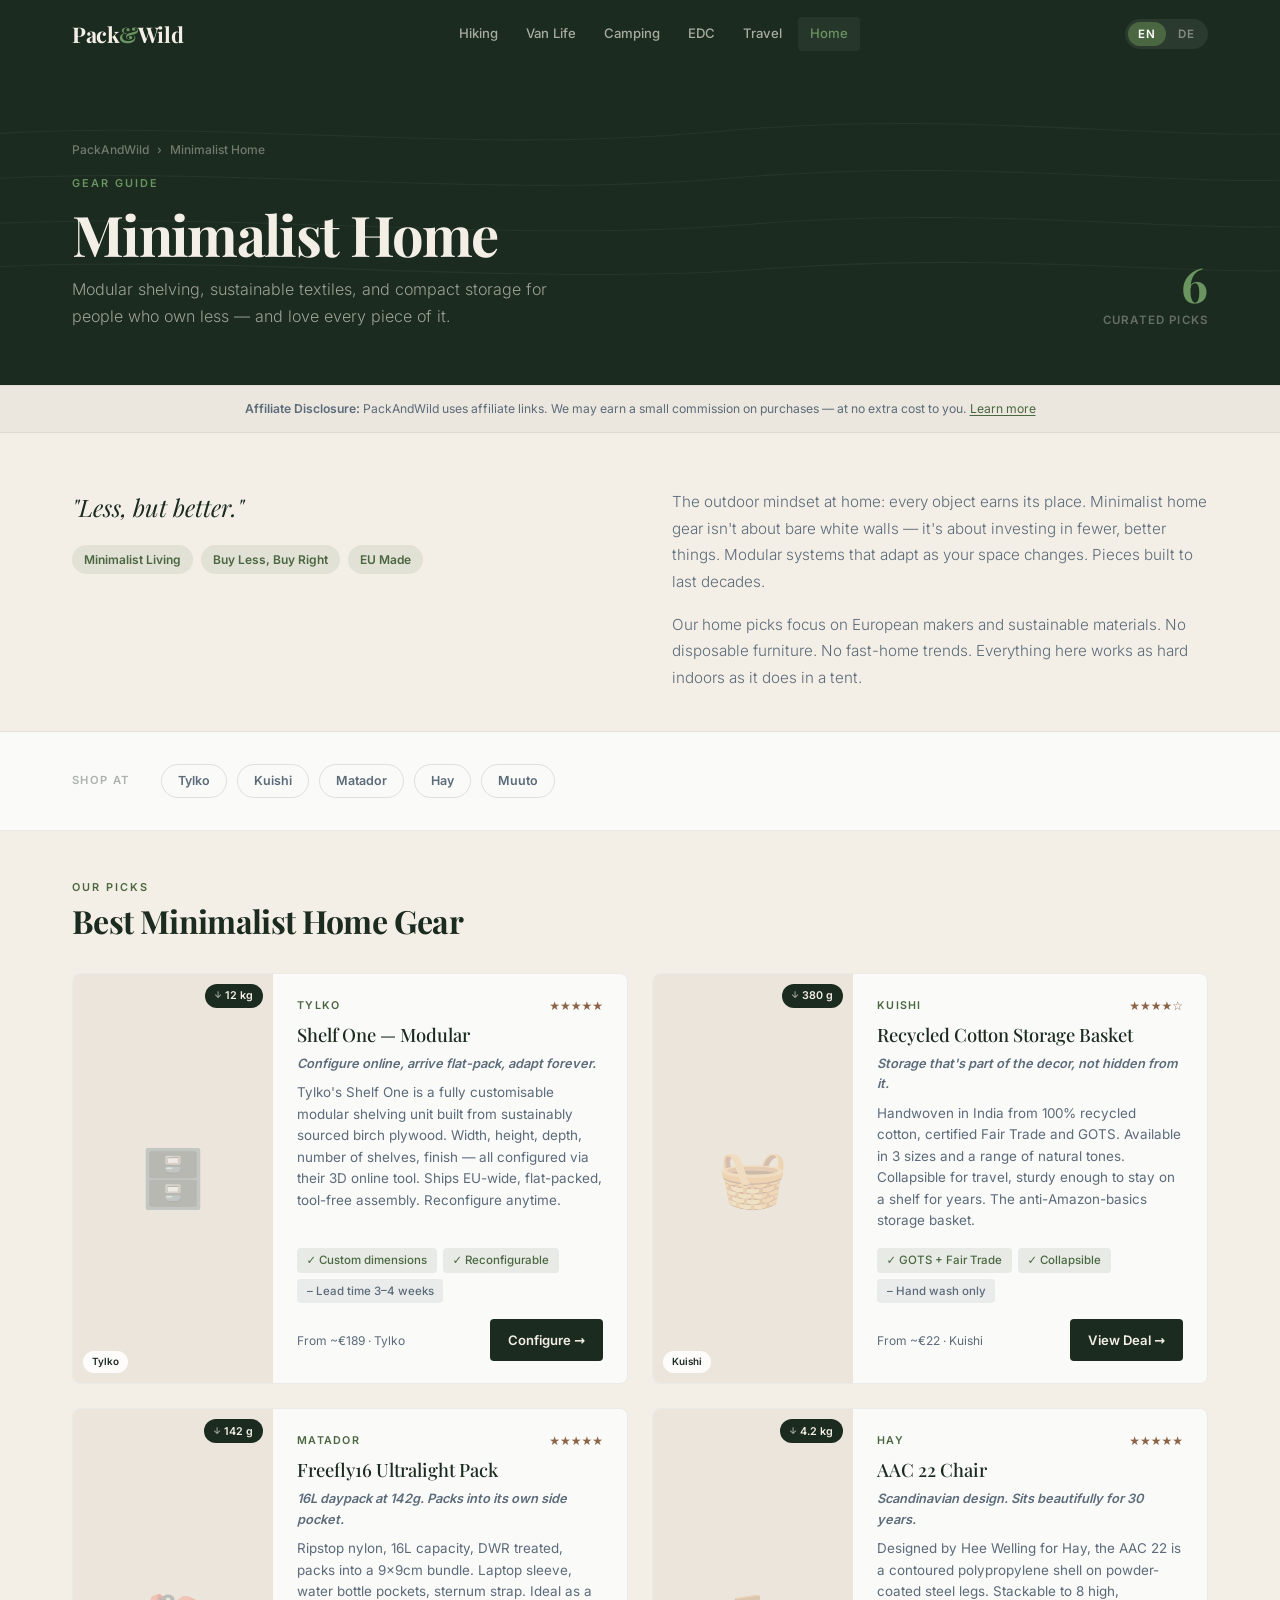
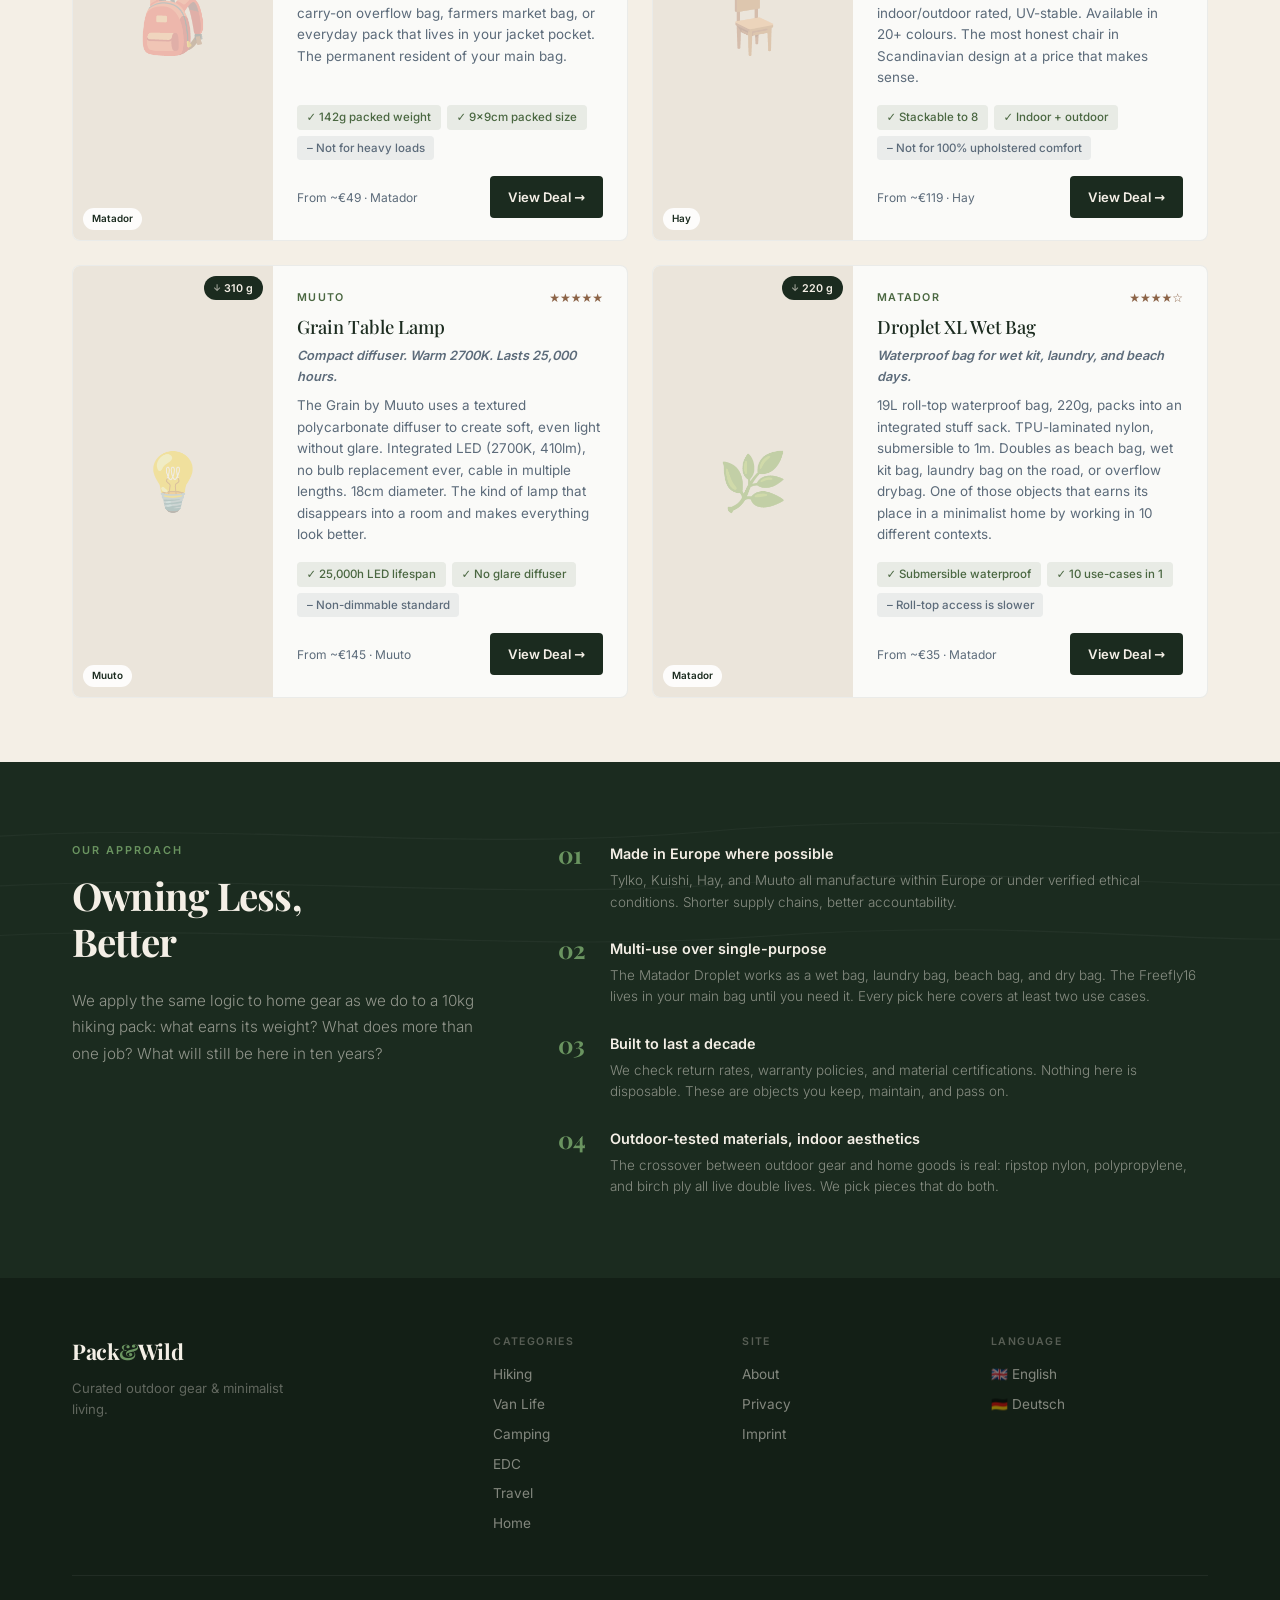
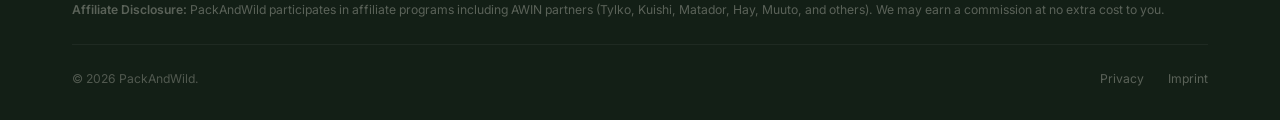
<file: home/index.html>
<!DOCTYPE html>
<html lang="en" data-lang="en">
<head>
  <meta charset="UTF-8"><link rel="icon" type="image/svg+xml" href="../favicon.svg"><meta name="viewport" content="width=device-width, initial-scale=1.0">
  <title>Minimalist Home Gear — PackAndWild</title>
  <meta name="description" content="Curated minimalist home essentials: modular shelving, sustainable textiles, and compact travel storage for intentional living.">
  <link rel="canonical" href="https://packandwild.de/home/">
  <link rel="alternate" hreflang="en" href="https://packandwild.de/home/"><link rel="alternate" hreflang="de" href="https://packandwild.de/de/zuhause/">
  <link rel="alternate" hreflang="x-default" href="https://packandwild.de/home/">
  <link rel="stylesheet" href="../fonts/fonts.css">
  <style>
    :root{--forest:#1B2B1F;--forest-deep:#131F16;--forest-mid:#243728;--sage:#4A6741;--sage-light:#6A9460;--cream:#F4EFE6;--cream-dark:#EBE5DB;--white:#FAFAF8;--slate:#5C6B7A;--bark:#8B6347;--bark-light:#9E7259;--font-display:'Playfair Display',Georgia,serif;--font-body:'Inter',system-ui,sans-serif;--radius-sm:4px;--radius-md:8px;--transition:.22s ease;--max-w:1200px;--nav-h:68px}
    *,*::before,*::after{box-sizing:border-box;margin:0;padding:0}html{scroll-behavior:smooth}body{font-family:var(--font-body);background:var(--cream);color:var(--forest);line-height:1.6;font-size:16px;-webkit-font-smoothing:antialiased}a{color:inherit;text-decoration:none}img{max-width:100%;display:block}ul{list-style:none}button{font-family:var(--font-body);cursor:pointer}
    html[data-lang="en"] [lang="de"]{display:none!important}html[data-lang="de"] [lang="en"]{display:none!important}
    .container{max-width:var(--max-w);margin:0 auto;padding:0 2rem}@media(max-width:600px){.container{padding:0 1.25rem}}
    .nav{position:sticky;top:0;z-index:200;height:var(--nav-h);background:var(--forest);display:flex;align-items:center}.nav__inner{display:flex;align-items:center;justify-content:space-between;width:100%;max-width:var(--max-w);margin:0 auto;padding:0 2rem;gap:1.5rem}.nav__logo{font-family:var(--font-display);font-size:1.35rem;font-weight:700;color:var(--cream);letter-spacing:-.02em;flex-shrink:0}.nav__logo-accent{color:var(--sage-light)}.nav__links{display:flex;align-items:center;gap:.25rem}.nav__links a{padding:.4rem .75rem;font-size:.82rem;font-weight:500;color:rgba(244,239,230,.65);border-radius:var(--radius-sm);transition:all var(--transition)}.nav__links a:hover,.nav__links a.is-current{color:var(--cream);background:rgba(255,255,255,.05)}.nav__links a.is-current{color:var(--sage-light)}.nav__right{display:flex;align-items:center;gap:.75rem;flex-shrink:0}.lang-pill{display:flex;align-items:center;background:rgba(255,255,255,.07);border-radius:100px;padding:3px;gap:2px}.lang-pill__btn{background:none;border:none;color:rgba(244,239,230,.45);font-size:.72rem;font-weight:700;letter-spacing:.06em;padding:.3rem .65rem;border-radius:100px;transition:all var(--transition)}.lang-pill__btn.is-active{background:var(--sage);color:#fff}.nav__hamburger{display:none;flex-direction:column;gap:5px;background:none;border:none;padding:6px}.nav__hamburger span{display:block;width:22px;height:1.5px;background:rgba(244,239,230,.7);border-radius:2px}.nav__drawer{display:none;position:fixed;top:var(--nav-h);left:0;right:0;background:var(--forest-mid);padding:1rem 2rem 1.5rem;border-top:1px solid rgba(255,255,255,.06);z-index:199;box-shadow:0 12px 32px rgba(0,0,0,.3)}.nav__drawer.is-open{display:block}.nav__drawer a{display:block;padding:.75rem 0;font-size:.95rem;font-weight:500;color:rgba(244,239,230,.75);border-bottom:1px solid rgba(255,255,255,.06)}.nav__drawer a:hover{color:var(--cream)}@media(max-width:900px){.nav__links{display:none}.nav__hamburger{display:flex}}@media(max-width:600px){.nav__inner{padding:0 1.25rem}}
    .page-banner{background:var(--forest);padding:4.5rem 0 3.5rem;position:relative;overflow:hidden}.page-banner__topo{position:absolute;inset:0;pointer-events:none}.page-banner__inner{position:relative;z-index:1;display:flex;align-items:flex-end;justify-content:space-between;flex-wrap:wrap;gap:1.5rem}.breadcrumb{display:flex;align-items:center;gap:.5rem;font-size:.75rem;color:rgba(244,239,230,.4);font-weight:500;margin-bottom:1rem}.breadcrumb a{color:rgba(244,239,230,.4)}.page-banner__eyebrow{font-size:.68rem;font-weight:600;letter-spacing:.18em;text-transform:uppercase;color:var(--sage-light);margin-bottom:.625rem}.page-banner__title{font-family:var(--font-display);font-size:clamp(2rem,4.5vw,3.5rem);font-weight:700;color:var(--cream);line-height:1.1;letter-spacing:-.03em;margin-bottom:.75rem}.page-banner__sub{font-size:1rem;color:rgba(244,239,230,.6);max-width:500px;font-weight:300;line-height:1.65}.page-banner__stat{display:flex;flex-direction:column;align-items:flex-end;gap:.25rem;flex-shrink:0}.page-banner__stat-num{font-family:var(--font-display);font-size:3rem;font-weight:700;color:var(--sage-light);line-height:1}.page-banner__stat-label{font-size:.72rem;font-weight:600;letter-spacing:.1em;text-transform:uppercase;color:rgba(244,239,230,.35)}@media(max-width:600px){.page-banner__stat{display:none}}
    .disclosure-bar{background:rgba(27,43,31,.04);border-top:1px solid rgba(27,43,31,.07);border-bottom:1px solid rgba(27,43,31,.07);padding:.875rem 0}.disclosure-bar p{font-size:.76rem;color:var(--slate);line-height:1.5;text-align:center}.disclosure-bar a{color:var(--sage);text-decoration:underline;text-underline-offset:2px}
    .intro-section{padding:3.5rem 0 2.5rem;border-bottom:1px solid rgba(27,43,31,.07)}.intro-section__inner{display:grid;grid-template-columns:1fr 1fr;gap:4rem;align-items:start}@media(max-width:700px){.intro-section__inner{grid-template-columns:1fr;gap:1.5rem}}.intro-section__lead{font-family:var(--font-display);font-size:1.5rem;font-style:italic;font-weight:400;color:var(--forest);line-height:1.5}.intro-section__body{font-size:.95rem;color:var(--slate);line-height:1.75;font-weight:300}.intro-section__body p+p{margin-top:1rem}.intro-section__tags{display:flex;flex-wrap:wrap;gap:.5rem;margin-top:1.25rem}.tag{padding:.3rem .75rem;background:rgba(74,103,65,.1);color:var(--sage);font-size:.75rem;font-weight:600;border-radius:100px}
    .merchants-strip{background:var(--white);padding:2rem 0;border-bottom:1px solid rgba(27,43,31,.07)}.merchants-strip__inner{display:flex;align-items:center;gap:2rem;flex-wrap:wrap}.merchants-strip__label{font-size:.7rem;font-weight:600;letter-spacing:.12em;text-transform:uppercase;color:rgba(27,43,31,.35);flex-shrink:0}.merchants-strip__list{display:flex;flex-wrap:wrap;gap:.625rem}.merchant-pill{padding:.35rem 1rem;border:1px solid rgba(27,43,31,.12);border-radius:100px;font-size:.78rem;font-weight:600;color:var(--slate);transition:all var(--transition)}.merchant-pill:hover{border-color:var(--sage);color:var(--sage)}
    .products-section{padding:3rem 0 4rem}.products-header{display:flex;align-items:flex-end;justify-content:space-between;margin-bottom:2rem;flex-wrap:wrap;gap:1rem}.section-label{display:block;font-size:.68rem;font-weight:600;letter-spacing:.18em;text-transform:uppercase;color:var(--sage);margin-bottom:.4rem}.section-title{font-family:var(--font-display);font-size:clamp(1.5rem,2.5vw,2.1rem);font-weight:700;line-height:1.2;letter-spacing:-.02em}
    .product-grid{display:grid;grid-template-columns:repeat(2,1fr);gap:1.5rem}@media(max-width:700px){.product-grid{grid-template-columns:1fr}}
    .prod-card{background:var(--white);border-radius:var(--radius-md);border:1px solid rgba(27,43,31,.07);display:flex;overflow:hidden;transition:transform .25s ease,box-shadow .25s ease}.prod-card:hover{transform:translateY(-3px);box-shadow:0 14px 36px rgba(27,43,31,.1)}.prod-card__thumb{width:200px;min-width:200px;background:var(--cream-dark);position:relative;display:flex;align-items:center;justify-content:center;flex-shrink:0}@media(max-width:500px){.prod-card{flex-direction:column}.prod-card__thumb{width:100%;min-width:auto;height:180px}}.prod-card__placeholder{font-size:3.5rem;opacity:.28}.weight-badge{position:absolute;top:10px;right:10px;background:var(--forest);color:var(--cream);font-size:.67rem;font-weight:700;padding:.22rem .6rem;border-radius:100px;display:flex;align-items:center;gap:.2rem}.weight-badge::before{content:'↓';font-size:.58rem;opacity:.65}.merchant-badge{position:absolute;bottom:10px;left:10px;background:rgba(255,255,255,.9);color:var(--forest);font-size:.62rem;font-weight:700;padding:.2rem .55rem;border-radius:100px}
    .prod-card__body{padding:1.375rem 1.5rem;display:flex;flex-direction:column;flex:1}.prod-card__meta{display:flex;align-items:center;justify-content:space-between;margin-bottom:.5rem}.prod-card__brand{font-size:.67rem;font-weight:700;letter-spacing:.12em;text-transform:uppercase;color:var(--sage)}.prod-card__rating{font-size:.75rem;color:var(--bark);font-weight:600}.prod-card__name{font-family:var(--font-display);font-size:1.15rem;font-weight:500;color:var(--forest);line-height:1.25;margin-bottom:.5rem}.prod-card__tagline{font-size:.8rem;font-weight:600;color:var(--slate);font-style:italic;margin-bottom:.5rem}.prod-card__desc{font-size:.84rem;color:var(--slate);line-height:1.6;flex:1;margin-bottom:1rem}.prod-card__highlights{display:flex;flex-wrap:wrap;gap:.375rem;margin-bottom:1rem}.highlight{font-size:.72rem;font-weight:500;padding:.2rem .6rem;border-radius:4px}.highlight--pro{background:rgba(74,103,65,.1);color:var(--sage)}.highlight--con{background:rgba(92,107,122,.1);color:var(--slate)}.prod-card__footer{display:flex;align-items:center;justify-content:space-between;gap:.75rem;flex-wrap:wrap}.prod-card__price-info{font-size:.75rem;color:var(--slate)}.prod-card__cta{display:inline-flex;align-items:center;gap:.4rem;padding:.65rem 1.125rem;background:var(--forest);color:var(--cream);font-size:.82rem;font-weight:600;border-radius:var(--radius-sm);transition:background var(--transition)}.prod-card__cta:hover{background:var(--sage)}
    .why-section{background:var(--forest);padding:5rem 0;position:relative;overflow:hidden}.why-section__topo{position:absolute;inset:0;pointer-events:none}.why-section__inner{position:relative;z-index:1;display:grid;grid-template-columns:1fr 1.6fr;gap:5rem;align-items:start}@media(max-width:800px){.why-section__inner{grid-template-columns:1fr;gap:2.5rem}}.why-section__label{font-size:.68rem;font-weight:600;letter-spacing:.18em;text-transform:uppercase;color:var(--sage-light);margin-bottom:.75rem}.why-section__title{font-family:var(--font-display);font-size:clamp(1.75rem,3vw,2.5rem);font-weight:700;color:var(--cream);line-height:1.2;letter-spacing:-.02em;margin-bottom:1.5rem}.why-section__text{font-size:.95rem;color:rgba(244,239,230,.55);line-height:1.75;font-weight:300}.why-section__text p+p{margin-top:1rem}.why-criteria{display:flex;flex-direction:column;gap:1.5rem}.criterion{display:flex;gap:1.25rem;align-items:flex-start}.criterion__num{font-family:var(--font-display);font-size:1.5rem;font-weight:700;color:var(--sage-light);line-height:1;flex-shrink:0;min-width:2rem}.criterion__title{font-size:.9rem;font-weight:600;color:var(--cream);margin-bottom:.3rem}.criterion__desc{font-size:.84rem;color:rgba(244,239,230,.5);line-height:1.6;font-weight:300}
    .footer{background:var(--forest-deep);padding:3.5rem 0 2rem}.footer__top{display:grid;grid-template-columns:1fr 2fr;gap:4rem;padding-bottom:2.5rem;border-bottom:1px solid rgba(255,255,255,.06);margin-bottom:1.5rem}@media(max-width:700px){.footer__top{grid-template-columns:1fr;gap:2rem}}.footer__brand-logo{font-family:var(--font-display);font-size:1.35rem;font-weight:700;color:var(--cream);letter-spacing:-.02em;margin-bottom:.625rem}.footer__brand-logo span{color:var(--sage-light)}.footer__brand-tagline{font-size:.82rem;color:rgba(244,239,230,.35);line-height:1.6;max-width:220px}.footer__nav-grid{display:grid;grid-template-columns:repeat(3,1fr);gap:2rem}@media(max-width:500px){.footer__nav-grid{grid-template-columns:repeat(2,1fr);gap:1.5rem}}.footer__nav-title{font-size:.66rem;font-weight:700;letter-spacing:.13em;text-transform:uppercase;color:rgba(244,239,230,.3);margin-bottom:.875rem}.footer__nav-links{display:flex;flex-direction:column;gap:.5rem}.footer__nav-links a{font-size:.85rem;color:rgba(244,239,230,.5);transition:color var(--transition)}.footer__nav-links a:hover{color:var(--cream)}.footer__disclosure{font-size:.76rem;color:rgba(244,239,230,.32);line-height:1.65;padding-bottom:1.5rem;border-bottom:1px solid rgba(255,255,255,.05);margin-bottom:1.5rem}.footer__bottom{display:flex;justify-content:space-between;align-items:center;flex-wrap:wrap;gap:.75rem}.footer__copy{font-size:.76rem;color:rgba(244,239,230,.28)}.footer__legal{display:flex;gap:1.5rem}.footer__legal a{font-size:.76rem;color:rgba(244,239,230,.32);transition:color var(--transition)}.footer__legal a:hover{color:rgba(244,239,230,.7)}
  </style>
  <meta property="og:type" content="website">
  <meta property="og:url" content="https://packandwild.de/home/">
  <meta property="og:site_name" content="PackAndWild">
  <meta property="og:title" content="Best Minimalist Home Gear 2026 — Less, But Better | PackAndWild">
  <meta property="og:description" content="Modular shelving, sustainable textiles, and compact storage for people who own less — and love every piece.">
  <meta property="og:image" content="https://packandwild.de/img/og-home-gear.jpg">
  <meta property="og:locale" content="en_GB">
  <meta property="og:locale:alternate" content="de_DE">
  <meta name="twitter:card" content="summary_large_image">
  <meta name="twitter:title" content="Best Minimalist Home Gear 2026 — Less, But Better | PackAndWild">
  <meta name="twitter:description" content="Modular shelving, sustainable textiles, and compact storage for people who own less — and love every piece.">
  <meta name="twitter:image" content="https://packandwild.de/img/og-home-gear.jpg">
</head>
<body>
  <header class="nav"><div class="nav__inner"><a href="/" class="nav__logo">Pack<span class="nav__logo-accent">&</span>Wild</a><nav class="nav__links"><a href="/hiking/" lang="en">Hiking</a><a href="/de/wandern/" lang="de">Wandern</a><a href="/vanlife/">Van Life</a><a href="/camping/" lang="en">Camping</a><a href="/camping/" lang="de">Camping</a><a href="/edc/">EDC</a><a href="/travel/" lang="en">Travel</a><a href="/de/reisen/" lang="de">Reisen</a><a href="/home/" class="is-current" lang="en" aria-current="page">Home</a><a href="/de/zuhause/" class="is-current" lang="de" aria-current="page">Zuhause</a></nav><div class="nav__right"><div class="lang-pill"><button class="lang-pill__btn is-active" id="btn-en" onclick="setLang('en')">EN</button><button class="lang-pill__btn" id="btn-de" onclick="setLang('de')">DE</button></div><button class="nav__hamburger" id="hamburger" aria-label="Open menu" aria-expanded="false" aria-controls="nav-drawer"><span></span><span></span><span></span></button></div></div><nav class="nav__drawer" id="nav-drawer"><a href="/hiking/"><span lang="en">Hiking</span><span lang="de">Wandern</span></a><a href="/vanlife/">Van Life</a><a href="/camping/">Camping</a><a href="/edc/">EDC</a><a href="/travel/"><span lang="en">Travel</span><span lang="de">Reisen</span></a><a href="/home/"><span lang="en">Home</span><span lang="de">Zuhause</span></a><a href="/about/"><span lang="en">About</span><span lang="de">Über uns</span></a></nav></header>

  <section class="page-banner"><svg class="page-banner__topo" viewBox="0 0 1440 280" preserveAspectRatio="xMidYMid slice" xmlns="http://www.w3.org/2000/svg" aria-hidden="true"><g fill="none" stroke="rgba(255,255,255,0.05)" stroke-width="1.2"><path d="M -80,80 C 200,50 500,100 800,72 C 1100,44 1320,88 1520,70"/><path d="M -80,130 C 200,102 520,150 820,124 C 1120,98 1340,140 1520,122"/><path d="M -80,180 C 220,154 540,200 840,176 C 1140,152 1350,192 1520,174"/><path d="M -80,228 C 240,204 560,248 860,226 C 1160,204 1360,240 1520,224"/></g></svg>
  <div class="container"><div class="page-banner__inner"><div><nav class="breadcrumb"><a href="/">PackAndWild</a><span>›</span><span lang="en">Minimalist Home</span><span lang="de">Minimalistisches Zuhause</span></nav><div class="page-banner__eyebrow"><span lang="en">Gear Guide</span><span lang="de">Ausrüstungsguide</span></div><h1 class="page-banner__title"><span lang="en">Minimalist Home</span><span lang="de">Minimalistisches Zuhause</span></h1><p class="page-banner__sub"><span lang="en">Modular shelving, sustainable textiles, and compact storage for people who own less — and love every piece of it.</span><span lang="de">Modulare Regale, nachhaltige Textilien und kompakte Aufbewahrung für Menschen, die weniger besitzen — und jeden Gegenstand lieben.</span></p></div><div class="page-banner__stat"><span class="page-banner__stat-num">6</span><span class="page-banner__stat-label" lang="en">Curated Picks</span><span class="page-banner__stat-label" lang="de">Kuratierte Picks</span></div></div></div></section>

  <div class="disclosure-bar"><div class="container"><p lang="en"><strong>Affiliate Disclosure:</strong> PackAndWild uses affiliate links. We may earn a small commission on purchases — at no extra cost to you. <a href="/about/#disclosure">Learn more</a></p><p lang="de"><strong>Affiliate-Hinweis:</strong> PackAndWild verwendet Affiliate-Links. <a href="/de/ueber-uns/#disclosure">Mehr erfahren</a></p></div></div>

  <div class="intro-section"><div class="container"><div class="intro-section__inner"><div><p class="intro-section__lead"><span lang="en">"Less, but better."</span><span lang="de">„Weniger, aber besser."</span></p><div class="intro-section__tags"><span class="tag" lang="en">Minimalist Living</span><span class="tag" lang="de">Minimalistisch Leben</span><span class="tag" lang="en">Buy Less, Buy Right</span><span class="tag" lang="de">Weniger kaufen, richtig kaufen</span><span class="tag">EU Made</span></div></div><div class="intro-section__body"><p lang="en">The outdoor mindset at home: every object earns its place. Minimalist home gear isn't about bare white walls — it's about investing in fewer, better things. Modular systems that adapt as your space changes. Pieces built to last decades.</p><p lang="en">Our home picks focus on European makers and sustainable materials. No disposable furniture. No fast-home trends. Everything here works as hard indoors as it does in a tent.</p><p lang="de">Die Outdoor-Denkweise zuhause: Jedes Objekt verdient seinen Platz. Minimalistisches Wohnen bedeutet nicht leere weiße Wände — sondern Investieren in weniger, bessere Dinge. Modulare Systeme, die sich anpassen. Stücke, die Jahrzehnte halten.</p><p lang="de">Unsere Home-Picks fokussieren auf europäische Hersteller und nachhaltige Materialien. Keine Wegwerfmöbel. Keine Fast-Home-Trends.</p></div></div></div></div>

  <div class="merchants-strip"><div class="container"><div class="merchants-strip__inner"><span class="merchants-strip__label" lang="en">Shop at</span><span class="merchants-strip__label" lang="de">Kaufen bei</span><div class="merchants-strip__list"><a href="#" class="merchant-pill" rel="nofollow">Tylko</a><a href="#" class="merchant-pill" rel="nofollow">Kuishi</a><a href="#" class="merchant-pill" rel="nofollow">Matador</a><a href="#" class="merchant-pill" rel="nofollow">Hay</a><a href="#" class="merchant-pill" rel="nofollow">Muuto</a></div></div></div></div>

  <section class="products-section"><div class="container"><div class="products-header"><div><span class="section-label"><span lang="en">Our Picks</span><span lang="de">Unsere Picks</span></span><h2 class="section-title"><span lang="en">Best Minimalist Home Gear</span><span lang="de">Beste Produkte für minimalistisches Wohnen</span></h2></div></div>
  <div class="product-grid">

    <article class="prod-card"><div class="prod-card__thumb"><span class="prod-card__placeholder">🗄️</span><span class="weight-badge">12 kg</span><span class="merchant-badge">Tylko</span></div><div class="prod-card__body"><div class="prod-card__meta"><span class="prod-card__brand">Tylko</span><span class="prod-card__rating">★★★★★</span></div><div class="prod-card__name">Shelf One — Modular</div><p class="prod-card__tagline"><span lang="en">Configure online, arrive flat-pack, adapt forever.</span><span lang="de">Online konfigurieren, flach geliefert, für immer anpassbar.</span></p><p class="prod-card__desc"><span lang="en">Tylko's Shelf One is a fully customisable modular shelving unit built from sustainably sourced birch plywood. Width, height, depth, number of shelves, finish — all configured via their 3D online tool. Ships EU-wide, flat-packed, tool-free assembly. Reconfigure anytime.</span><span lang="de">Tylko's Shelf One ist ein vollständig konfigurierbares modulares Regalssystem aus nachhaltig gewonnenem Birkensperrholz. Breite, Höhe, Tiefe, Anzahl der Böden, Oberfläche — alles konfigurierbar. EU-weiter Versand.</span></p><div class="prod-card__highlights"><span class="highlight highlight--pro" lang="en">✓ Custom dimensions</span><span class="highlight highlight--pro" lang="de">✓ Individuelle Maße</span><span class="highlight highlight--pro" lang="en">✓ Reconfigurable</span><span class="highlight highlight--pro" lang="de">✓ Neu konfigurierbar</span><span class="highlight highlight--con" lang="en">– Lead time 3–4 weeks</span><span class="highlight highlight--con" lang="de">– Lieferzeit 3–4 Wochen</span></div><div class="prod-card__footer"><span class="prod-card__price-info" lang="en">From ~€189 · Tylko</span><span class="prod-card__price-info" lang="de">Ab ~189 € · Tylko</span><a href="#" class="prod-card__cta" rel="nofollow sponsored"><span lang="en">Configure →</span><span lang="de">Konfigurieren →</span></a></div></div></article>

    <article class="prod-card"><div class="prod-card__thumb"><span class="prod-card__placeholder">🧺</span><span class="weight-badge">380 g</span><span class="merchant-badge">Kuishi</span></div><div class="prod-card__body"><div class="prod-card__meta"><span class="prod-card__brand">Kuishi</span><span class="prod-card__rating">★★★★☆</span></div><div class="prod-card__name">Recycled Cotton Storage Basket</div><p class="prod-card__tagline"><span lang="en">Storage that's part of the decor, not hidden from it.</span><span lang="de">Aufbewahrung, die Teil des Dekors ist — nicht versteckt.</span></p><p class="prod-card__desc"><span lang="en">Handwoven in India from 100% recycled cotton, certified Fair Trade and GOTS. Available in 3 sizes and a range of natural tones. Collapsible for travel, sturdy enough to stay on a shelf for years. The anti-Amazon-basics storage basket.</span><span lang="de">In Indien aus 100% recycelter Baumwolle handgewebt, Fair Trade und GOTS zertifiziert. In 3 Größen und natürlichen Farbtönen. Zusammenfaltbar, robust genug für Jahre im Regal. Der Anti-Amazon-Basics-Aufbewahrungskorb.</span></p><div class="prod-card__highlights"><span class="highlight highlight--pro" lang="en">✓ GOTS + Fair Trade</span><span class="highlight highlight--pro" lang="de">✓ GOTS + Fair Trade</span><span class="highlight highlight--pro" lang="en">✓ Collapsible</span><span class="highlight highlight--pro" lang="de">✓ Zusammenfaltbar</span><span class="highlight highlight--con" lang="en">– Hand wash only</span><span class="highlight highlight--con" lang="de">– Nur Handwäsche</span></div><div class="prod-card__footer"><span class="prod-card__price-info" lang="en">From ~€22 · Kuishi</span><span class="prod-card__price-info" lang="de">Ab ~22 € · Kuishi</span><a href="#" class="prod-card__cta" rel="nofollow sponsored"><span lang="en">View Deal →</span><span lang="de">Angebot →</span></a></div></div></article>

    <article class="prod-card"><div class="prod-card__thumb"><span class="prod-card__placeholder">🎒</span><span class="weight-badge">142 g</span><span class="merchant-badge">Matador</span></div><div class="prod-card__body"><div class="prod-card__meta"><span class="prod-card__brand">Matador</span><span class="prod-card__rating">★★★★★</span></div><div class="prod-card__name">Freefly16 Ultralight Pack</div><p class="prod-card__tagline"><span lang="en">16L daypack at 142g. Packs into its own side pocket.</span><span lang="de">16L-Tagesrucksack mit 142g. Packt sich in die eigene Seitentasche.</span></p><p class="prod-card__desc"><span lang="en">Ripstop nylon, 16L capacity, DWR treated, packs into a 9×9cm bundle. Laptop sleeve, water bottle pockets, sternum strap. Ideal as a carry-on overflow bag, farmers market bag, or everyday pack that lives in your jacket pocket. The permanent resident of your main bag.</span><span lang="de">Ripstop-Nylon, 16L Volumen, DWR-behandelt, packt sich auf 9×9cm. Laptopfach, Wasserflaschen-Taschen, Brustgurt. Ideal als Überlauf-Tasche oder Alltagsrucksack, der in der Jackentasche wohnt.</span></p><div class="prod-card__highlights"><span class="highlight highlight--pro" lang="en">✓ 142g packed weight</span><span class="highlight highlight--pro" lang="de">✓ 142g Packgewicht</span><span class="highlight highlight--pro" lang="en">✓ 9×9cm packed size</span><span class="highlight highlight--pro" lang="de">✓ 9×9cm Packgröße</span><span class="highlight highlight--con" lang="en">– Not for heavy loads</span><span class="highlight highlight--con" lang="de">– Nicht für schwere Lasten</span></div><div class="prod-card__footer"><span class="prod-card__price-info" lang="en">From ~€49 · Matador</span><span class="prod-card__price-info" lang="de">Ab ~49 € · Matador</span><a href="#" class="prod-card__cta" rel="nofollow sponsored"><span lang="en">View Deal →</span><span lang="de">Angebot →</span></a></div></div></article>

    <article class="prod-card"><div class="prod-card__thumb"><span class="prod-card__placeholder">🪑</span><span class="weight-badge">4.2 kg</span><span class="merchant-badge">Hay</span></div><div class="prod-card__body"><div class="prod-card__meta"><span class="prod-card__brand">Hay</span><span class="prod-card__rating">★★★★★</span></div><div class="prod-card__name">AAC 22 Chair</div><p class="prod-card__tagline"><span lang="en">Scandinavian design. Sits beautifully for 30 years.</span><span lang="de">Skandinavisches Design. Sitzt 30 Jahre lang wunderbar.</span></p><p class="prod-card__desc"><span lang="en">Designed by Hee Welling for Hay, the AAC 22 is a contoured polypropylene shell on powder-coated steel legs. Stackable to 8 high, indoor/outdoor rated, UV-stable. Available in 20+ colours. The most honest chair in Scandinavian design at a price that makes sense.</span><span lang="de">Entworfen von Hee Welling für Hay. Konturierte Polypropylen-Schale auf pulverbeschichteten Stahlbeinen. Bis 8 stapelbar, für drinnen und draußen, UV-stabil. In 20+ Farben. Der ehrlichste Stuhl im skandinavischen Design zu einem vernünftigen Preis.</span></p><div class="prod-card__highlights"><span class="highlight highlight--pro" lang="en">✓ Stackable to 8</span><span class="highlight highlight--pro" lang="de">✓ Bis 8 stapelbar</span><span class="highlight highlight--pro" lang="en">✓ Indoor + outdoor</span><span class="highlight highlight--pro" lang="de">✓ Innen + Außen</span><span class="highlight highlight--con" lang="en">– Not for 100% upholstered comfort</span><span class="highlight highlight--con" lang="de">– Kein gepolsterter Komfort</span></div><div class="prod-card__footer"><span class="prod-card__price-info" lang="en">From ~€119 · Hay</span><span class="prod-card__price-info" lang="de">Ab ~119 € · Hay</span><a href="#" class="prod-card__cta" rel="nofollow sponsored"><span lang="en">View Deal →</span><span lang="de">Angebot →</span></a></div></div></article>

    <article class="prod-card"><div class="prod-card__thumb"><span class="prod-card__placeholder">💡</span><span class="weight-badge">310 g</span><span class="merchant-badge">Muuto</span></div><div class="prod-card__body"><div class="prod-card__meta"><span class="prod-card__brand">Muuto</span><span class="prod-card__rating">★★★★★</span></div><div class="prod-card__name">Grain Table Lamp</div><p class="prod-card__tagline"><span lang="en">Compact diffuser. Warm 2700K. Lasts 25,000 hours.</span><span lang="de">Kompakter Diffusor. Warme 2700K. Hält 25.000 Stunden.</span></p><p class="prod-card__desc"><span lang="en">The Grain by Muuto uses a textured polycarbonate diffuser to create soft, even light without glare. Integrated LED (2700K, 410lm), no bulb replacement ever, cable in multiple lengths. 18cm diameter. The kind of lamp that disappears into a room and makes everything look better.</span><span lang="de">Der Grain von Muuto nutzt einen texturierten Polykarbonat-Diffusor für sanftes, gleichmäßiges Licht ohne Blendung. Integriertes LED (2700K, 410lm), kein Leuchtmittelwechsel. Der Typ Lampe, der im Raum verschwindet und alles besser aussehen lässt.</span></p><div class="prod-card__highlights"><span class="highlight highlight--pro" lang="en">✓ 25,000h LED lifespan</span><span class="highlight highlight--pro" lang="de">✓ 25.000h LED-Lebensdauer</span><span class="highlight highlight--pro" lang="en">✓ No glare diffuser</span><span class="highlight highlight--pro" lang="de">✓ Blendfrei-Diffusor</span><span class="highlight highlight--con" lang="en">– Non-dimmable standard</span><span class="highlight highlight--con" lang="de">– Standard nicht dimmbar</span></div><div class="prod-card__footer"><span class="prod-card__price-info" lang="en">From ~€145 · Muuto</span><span class="prod-card__price-info" lang="de">Ab ~145 € · Muuto</span><a href="#" class="prod-card__cta" rel="nofollow sponsored"><span lang="en">View Deal →</span><span lang="de">Angebot →</span></a></div></div></article>

    <article class="prod-card"><div class="prod-card__thumb"><span class="prod-card__placeholder">🌿</span><span class="weight-badge">220 g</span><span class="merchant-badge">Matador</span></div><div class="prod-card__body"><div class="prod-card__meta"><span class="prod-card__brand">Matador</span><span class="prod-card__rating">★★★★☆</span></div><div class="prod-card__name">Droplet XL Wet Bag</div><p class="prod-card__tagline"><span lang="en">Waterproof bag for wet kit, laundry, and beach days.</span><span lang="de">Wasserdichte Tasche für nasse Ausrüstung, Wäsche und Strandtage.</span></p><p class="prod-card__desc"><span lang="en">19L roll-top waterproof bag, 220g, packs into an integrated stuff sack. TPU-laminated nylon, submersible to 1m. Doubles as beach bag, wet kit bag, laundry bag on the road, or overflow drybag. One of those objects that earns its place in a minimalist home by working in 10 different contexts.</span><span lang="de">19L Roll-Top-Wasserdichttasche, 220g, packt sich in einen integrierten Packsack. TPU-laminiertes Nylon, tauchbar bis 1m. Dient als Strandtasche, Nasszeugtasche, Wäschebeutel auf Reisen oder Drybag.</span></p><div class="prod-card__highlights"><span class="highlight highlight--pro" lang="en">✓ Submersible waterproof</span><span class="highlight highlight--pro" lang="de">✓ Tauchbar wasserdicht</span><span class="highlight highlight--pro" lang="en">✓ 10 use-cases in 1</span><span class="highlight highlight--pro" lang="de">✓ 10 Anwendungsfälle in 1</span><span class="highlight highlight--con" lang="en">– Roll-top access is slower</span><span class="highlight highlight--con" lang="de">– Roll-Top-Zugang langsamer</span></div><div class="prod-card__footer"><span class="prod-card__price-info" lang="en">From ~€35 · Matador</span><span class="prod-card__price-info" lang="de">Ab ~35 € · Matador</span><a href="#" class="prod-card__cta" rel="nofollow sponsored"><span lang="en">View Deal →</span><span lang="de">Angebot →</span></a></div></div></article>

  </div></div></section>

  <section class="why-section"><svg class="why-section__topo" viewBox="0 0 1440 400" preserveAspectRatio="xMidYMid slice" xmlns="http://www.w3.org/2000/svg" aria-hidden="true"><g fill="none" stroke="rgba(255,255,255,0.04)" stroke-width="1.2"><path d="M -80,90 C 200,60 500,105 800,78 C 1100,51 1320,92 1520,76"/><path d="M -80,145 C 220,118 540,160 840,136 C 1140,112 1350,150 1520,134"/><path d="M -80,200 C 240,175 560,218 860,196 C 1160,174 1360,210 1520,196"/></g></svg>
  <div class="container"><div class="why-section__inner"><div><div class="why-section__label"><span lang="en">Our Approach</span><span lang="de">Unser Ansatz</span></div><h2 class="why-section__title"><span lang="en">Owning Less,<br>Better</span><span lang="de">Weniger besitzen,<br>Besser besitzen</span></h2><div class="why-section__text"><p lang="en">We apply the same logic to home gear as we do to a 10kg hiking pack: what earns its weight? What does more than one job? What will still be here in ten years?</p><p lang="de">Wir wenden dieselbe Logik auf Heimprodukte an wie auf einen 10kg-Wanderrucksack: Was verdient sein Gewicht? Was erledigt mehr als einen Job? Was wird noch in zehn Jahren hier sein?</p></div></div>
  <div class="why-criteria"><div class="criterion"><span class="criterion__num">01</span><div><div class="criterion__title"><span lang="en">Made in Europe where possible</span><span lang="de">In Europa hergestellt, wo möglich</span></div><p class="criterion__desc"><span lang="en">Tylko, Kuishi, Hay, and Muuto all manufacture within Europe or under verified ethical conditions. Shorter supply chains, better accountability.</span><span lang="de">Tylko, Kuishi, Hay und Muuto produzieren alle innerhalb Europas oder unter verifizierten ethischen Bedingungen.</span></p></div></div><div class="criterion"><span class="criterion__num">02</span><div><div class="criterion__title"><span lang="en">Multi-use over single-purpose</span><span lang="de">Mehrzweck statt Einzweck</span></div><p class="criterion__desc"><span lang="en">The Matador Droplet works as a wet bag, laundry bag, beach bag, and dry bag. The Freefly16 lives in your main bag until you need it. Every pick here covers at least two use cases.</span><span lang="de">Das Matador Droplet funktioniert als Nass-, Wäsche-, Strand- und Drybag. Der Freefly16 lebt in deiner Haupttasche bis du ihn brauchst.</span></p></div></div><div class="criterion"><span class="criterion__num">03</span><div><div class="criterion__title"><span lang="en">Built to last a decade</span><span lang="de">Für ein Jahrzehnt gebaut</span></div><p class="criterion__desc"><span lang="en">We check return rates, warranty policies, and material certifications. Nothing here is disposable. These are objects you keep, maintain, and pass on.</span><span lang="de">Wir prüfen Rücklaufquoten, Garantierichtlinien und Materialzertifizierungen. Nichts hier ist Einweg. Das sind Objekte, die man behält, pflegt und weitergibt.</span></p></div></div><div class="criterion"><span class="criterion__num">04</span><div><div class="criterion__title"><span lang="en">Outdoor-tested materials, indoor aesthetics</span><span lang="de">Outdoor-erprobte Materialien, Indoor-Ästhetik</span></div><p class="criterion__desc"><span lang="en">The crossover between outdoor gear and home goods is real: ripstop nylon, polypropylene, and birch ply all live double lives. We pick pieces that do both.</span><span lang="de">Die Überschneidung zwischen Outdoor-Ausrüstung und Haushaltswaren ist real: Ripstop-Nylon, Polypropylen und Birkensperrholz führen Doppelleben. Wir wählen Stücke, die beides können.</span></p></div></div></div></div></div></section>

  <footer class="footer"><div class="container"><div class="footer__top"><div><div class="footer__brand-logo">Pack<span>&</span>Wild</div><p class="footer__brand-tagline"><span lang="en">Curated outdoor gear &amp; minimalist living.</span><span lang="de">Kuratierte Outdoor-Ausrüstung &amp; minimalistisches Leben.</span></p></div><div class="footer__nav-grid"><div><div class="footer__nav-title" lang="en">Categories</div><div class="footer__nav-title" lang="de">Kategorien</div><div class="footer__nav-links"><a href="/hiking/"><span lang="en">Hiking</span><span lang="de">Wandern</span></a><a href="/vanlife/">Van Life</a><a href="/camping/">Camping</a><a href="/edc/">EDC</a><a href="/travel/"><span lang="en">Travel</span><span lang="de">Reisen</span></a><a href="/home/"><span lang="en">Home</span><span lang="de">Zuhause</span></a></div></div><div><div class="footer__nav-title" lang="en">Site</div><div class="footer__nav-title" lang="de">Seite</div><div class="footer__nav-links"><a href="/about/"><span lang="en">About</span><span lang="de">Über uns</span></a><a href="/privacy/"><span lang="en">Privacy</span><span lang="de">Datenschutz</span></a><a href="/imprint/"><span lang="en">Imprint</span><span lang="de">Impressum</span></a></div></div><div><div class="footer__nav-title" lang="en">Language</div><div class="footer__nav-title" lang="de">Sprache</div><div class="footer__nav-links"><a href="/" onclick="setLang('en');return true;">🇬🇧 English</a><a href="/de/" onclick="setLang('de');return true;">🇩🇪 Deutsch</a></div></div></div></div><div class="footer__disclosure"><p lang="en"><strong>Affiliate Disclosure:</strong> PackAndWild participates in affiliate programs including AWIN partners (Tylko, Kuishi, Matador, Hay, Muuto, and others). We may earn a commission at no extra cost to you.</p><p lang="de"><strong>Affiliate-Hinweis:</strong> PackAndWild nimmt an Affiliate-Programmen teil, u.a. von AWIN-Partnern (Tylko, Kuishi, Matador, Hay, Muuto u.a.).</p></div><div class="footer__bottom"><span class="footer__copy"><span lang="en">© 2026 PackAndWild.</span><span lang="de">© 2026 PackAndWild.</span></span><nav class="footer__legal"><a href="/privacy/"><span lang="en">Privacy</span><span lang="de">Datenschutz</span></a><a href="/imprint/"><span lang="en">Imprint</span><span lang="de">Impressum</span></a></nav></div></div></footer>

  <script>
    function setLang(l){document.documentElement.setAttribute('data-lang',l);document.documentElement.setAttribute('lang',l);document.getElementById('btn-en').classList.toggle('is-active',l==='en');document.getElementById('btn-de').classList.toggle('is-active',l==='de');try{localStorage.setItem('paw-lang',l)}catch(e){}}
    (function(){try{var s=localStorage.getItem('paw-lang');if(s==='de')setLang('de')}catch(e){}})();
    var hb=document.getElementById('hamburger'),dr=document.getElementById('nav-drawer');
    hb.addEventListener('click',function(){var o=dr.classList.toggle('is-open');hb.setAttribute('aria-expanded',o)});
    dr.querySelectorAll('a').forEach(function(a){a.addEventListener('click',function(){dr.classList.remove('is-open');hb.setAttribute('aria-expanded','false')})});
    document.addEventListener('click',function(e){if(!hb.contains(e.target)&&!dr.contains(e.target)){dr.classList.remove('is-open');hb.setAttribute('aria-expanded','false')}});
  </script>
</body>
</html>
</file>
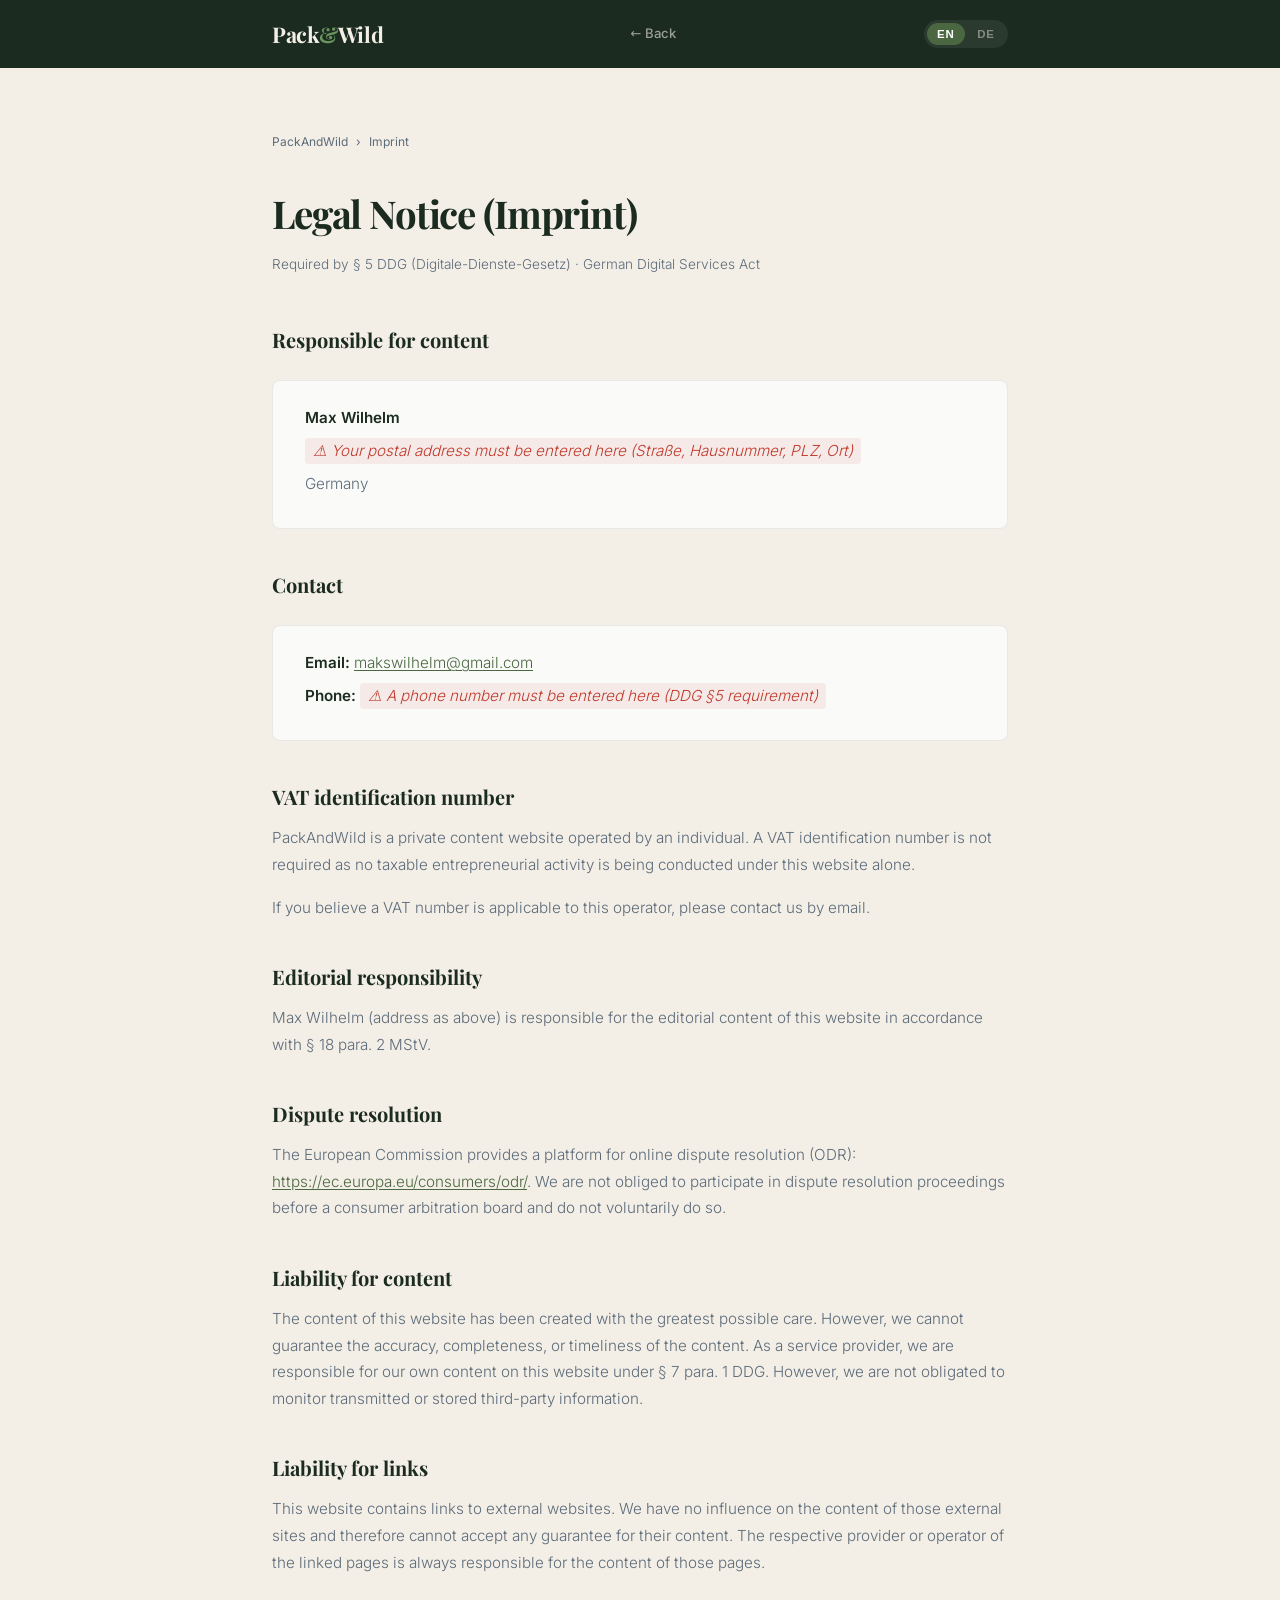
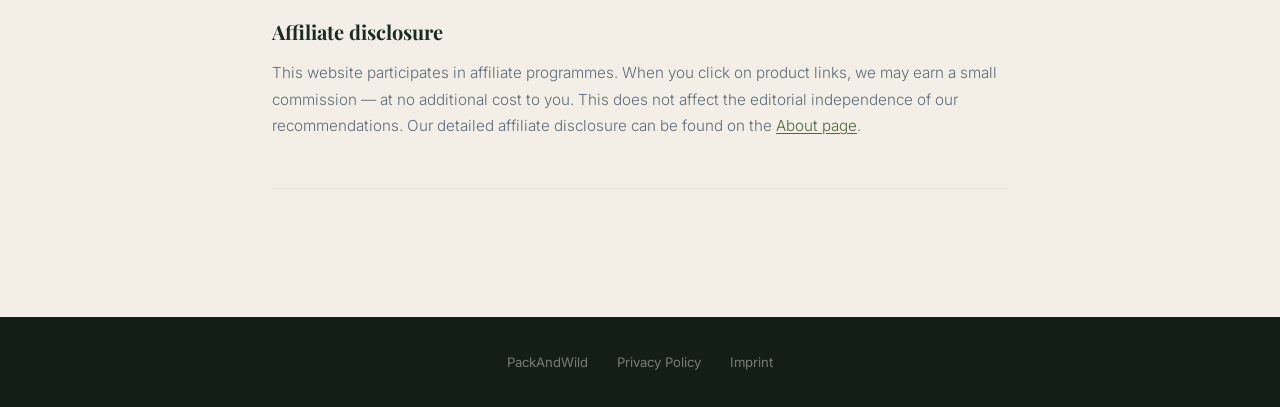
<file: imprint/index.html>
<!DOCTYPE html>
<html lang="en" data-lang="en">
<head>
  <meta charset="UTF-8"><link rel="icon" type="image/svg+xml" href="../favicon.svg"><meta name="viewport" content="width=device-width, initial-scale=1.0">
  <title>Imprint / Impressum — PackAndWild</title>
  <meta name="description" content="Legal notice and imprint for PackAndWild (packandwild.de) as required by German law (DDG §5).">
  <meta name="robots" content="noindex">
  <link rel="canonical" href="https://packandwild.de/imprint/">
  <link rel="stylesheet" href="../fonts/fonts.css">
  <style>
    :root{--forest:#1B2B1F;--forest-deep:#131F16;--sage:#4A6741;--sage-light:#6A9460;--cream:#F4EFE6;--cream-dark:#EBE5DB;--white:#FAFAF8;--slate:#5C6B7A;--font-display:'Playfair Display',Georgia,serif;--font-body:'Inter',system-ui,sans-serif;--max-w:800px;--nav-h:68px}
    *,*::before,*::after{box-sizing:border-box;margin:0;padding:0}html{scroll-behavior:smooth}body{font-family:var(--font-body);background:var(--cream);color:var(--forest);line-height:1.6;font-size:16px;-webkit-font-smoothing:antialiased}a{color:var(--sage);text-decoration:underline;text-underline-offset:2px}
    html[data-lang="en"] [lang="de"]{display:none!important}html[data-lang="de"] [lang="en"]{display:none!important}
    .container{max-width:var(--max-w);margin:0 auto;padding:0 2rem}
    .nav{position:sticky;top:0;z-index:200;height:var(--nav-h);background:var(--forest);display:flex;align-items:center}
    .nav__inner{display:flex;align-items:center;justify-content:space-between;width:100%;max-width:var(--max-w);margin:0 auto;padding:0 2rem;gap:1.5rem}
    .nav__logo{font-family:var(--font-display);font-size:1.35rem;font-weight:700;color:var(--cream);letter-spacing:-.02em;text-decoration:none}
    .nav__logo-accent{color:var(--sage-light)}
    .nav__back{font-size:.82rem;font-weight:500;color:rgba(244,239,230,.6);text-decoration:none;transition:color .2s}.nav__back:hover{color:var(--cream)}
    .lang-pill{display:flex;align-items:center;background:rgba(255,255,255,.07);border-radius:100px;padding:3px;gap:2px}
    .lang-pill__btn{background:none;border:none;color:rgba(244,239,230,.45);font-size:.72rem;font-weight:700;letter-spacing:.06em;padding:.3rem .65rem;border-radius:100px;cursor:pointer;transition:all .22s ease}
    .lang-pill__btn.is-active{background:var(--sage);color:#fff}
    .page-content{padding:4rem 0 5rem}
    .breadcrumb{display:flex;align-items:center;gap:.5rem;font-size:.75rem;color:var(--slate);margin-bottom:2rem}
    .breadcrumb a{color:var(--slate);text-decoration:none}.breadcrumb a:hover{color:var(--forest)}
    h1{font-family:var(--font-display);font-size:clamp(1.75rem,3vw,2.5rem);font-weight:700;letter-spacing:-.03em;margin-bottom:.5rem}
    .subtitle{font-size:.85rem;color:var(--slate);margin-bottom:3rem}
    h2{font-family:var(--font-display);font-size:1.25rem;font-weight:700;margin:2.5rem 0 .75rem;color:var(--forest)}
    p{font-size:.95rem;color:var(--slate);line-height:1.75;margin-bottom:1rem;font-weight:300}
    .data-block{background:var(--white);border:1px solid rgba(27,43,31,.08);border-radius:8px;padding:1.5rem 2rem;margin:1.5rem 0}
    .data-block p{margin-bottom:.4rem}
    .data-block strong{color:var(--forest);font-weight:600}
    .notice{background:rgba(255,193,7,.08);border-left:3px solid #f0a500;padding:1rem 1.25rem;border-radius:0 6px 6px 0;margin:1.5rem 0;font-size:.85rem;color:var(--forest)}
    .footer-simple{background:var(--forest-deep);padding:2rem;text-align:center}
    .footer-simple a{font-size:.82rem;color:rgba(244,239,230,.45);margin:0 .75rem;text-decoration:none;transition:color .2s}.footer-simple a:hover{color:var(--cream)}
    .divider{border:none;border-top:1px solid rgba(27,43,31,.08);margin:3rem 0}
  </style>
</head>
<body>
  <header class="nav"><div class="nav__inner">
    <a href="/" class="nav__logo">Pack<span class="nav__logo-accent">&</span>Wild</a>
    <a href="javascript:history.back()" class="nav__back"><span lang="en">← Back</span><span lang="de">← Zurück</span></a>
    <div class="lang-pill"><button class="lang-pill__btn is-active" id="btn-en" onclick="setLang('en')">EN</button><button class="lang-pill__btn" id="btn-de" onclick="setLang('de')">DE</button></div>
  </div></header>

  <main class="page-content"><div class="container">
    <nav class="breadcrumb"><a href="/">PackAndWild</a><span>›</span><span lang="en">Imprint</span><span lang="de">Impressum</span></nav>

    <!-- ENGLISH -->
    <div lang="en">
      <h1>Legal Notice (Imprint)</h1>
      <p class="subtitle">Required by § 5 DDG (Digitale-Dienste-Gesetz) · German Digital Services Act</p>

      <h2>Responsible for content</h2>
      <div class="data-block">
        <p><strong>Max Wilhelm</strong></p>
        <p><!-- ADRESSE HIER EINTRAGEN --><em style="color:#c0392b; background:rgba(192,57,43,.08); padding:.2rem .5rem; border-radius:3px;">⚠ Your postal address must be entered here (Straße, Hausnummer, PLZ, Ort)</em></p>
        <p>Germany</p>
      </div>

      <h2>Contact</h2>
      <div class="data-block">
        <p><strong>Email:</strong> <a href="mailto:makswilhelm@gmail.com">makswilhelm@gmail.com</a></p>
        <p><strong>Phone:</strong> <em style="color:#c0392b; background:rgba(192,57,43,.08); padding:.2rem .5rem; border-radius:3px;">⚠ A phone number must be entered here (DDG §5 requirement)</em></p>
      </div>

      <h2>VAT identification number</h2>
      <p>PackAndWild is a private content website operated by an individual. A VAT identification number is not required as no taxable entrepreneurial activity is being conducted under this website alone.</p>
      <p>If you believe a VAT number is applicable to this operator, please contact us by email.</p>

      <h2>Editorial responsibility</h2>
      <p>Max Wilhelm (address as above) is responsible for the editorial content of this website in accordance with § 18 para. 2 MStV.</p>

      <h2>Dispute resolution</h2>
      <p>The European Commission provides a platform for online dispute resolution (ODR): <a href="https://ec.europa.eu/consumers/odr/" rel="noopener noreferrer" target="_blank">https://ec.europa.eu/consumers/odr/</a>. We are not obliged to participate in dispute resolution proceedings before a consumer arbitration board and do not voluntarily do so.</p>

      <h2>Liability for content</h2>
      <p>The content of this website has been created with the greatest possible care. However, we cannot guarantee the accuracy, completeness, or timeliness of the content. As a service provider, we are responsible for our own content on this website under § 7 para. 1 DDG. However, we are not obligated to monitor transmitted or stored third-party information.</p>

      <h2>Liability for links</h2>
      <p>This website contains links to external websites. We have no influence on the content of those external sites and therefore cannot accept any guarantee for their content. The respective provider or operator of the linked pages is always responsible for the content of those pages.</p>

      <h2>Affiliate disclosure</h2>
      <p>This website participates in affiliate programmes. When you click on product links, we may earn a small commission — at no additional cost to you. This does not affect the editorial independence of our recommendations. Our detailed affiliate disclosure can be found on the <a href="/about/">About page</a>.</p>
    </div>

    <hr class="divider">

    <!-- GERMAN -->
    <div lang="de">
      <h1>Impressum</h1>
      <p class="subtitle">Angaben gemäß § 5 DDG (Digitale-Dienste-Gesetz)</p>

      <h2>Verantwortlich für den Inhalt</h2>
      <div class="data-block">
        <p><strong>Max Wilhelm</strong></p>
        <p><em style="color:#c0392b; background:rgba(192,57,43,.08); padding:.2rem .5rem; border-radius:3px;">⚠ Deine Postanschrift hier eintragen (Straße, Hausnummer, PLZ, Ort)</em></p>
        <p>Deutschland</p>
      </div>

      <h2>Kontakt</h2>
      <div class="data-block">
        <p><strong>E-Mail:</strong> <a href="mailto:makswilhelm@gmail.com">makswilhelm@gmail.com</a></p>
        <p><strong>Telefon:</strong> <em style="color:#c0392b; background:rgba(192,57,43,.08); padding:.2rem .5rem; border-radius:3px;">⚠ Telefonnummer eintragen (DDG §5-Pflicht)</em></p>
      </div>

      <h2>Umsatzsteuer-Identifikationsnummer</h2>
      <p>PackAndWild ist ein privates Contentprojekt, das von einer Privatperson betrieben wird. Eine Umsatzsteuer-Identifikationsnummer ist nicht erforderlich, da im Rahmen dieser Website allein keine umsatzsteuerpflichtige unternehmerische Tätigkeit ausgeübt wird.</p>

      <h2>Redaktionell verantwortlich</h2>
      <p>Max Wilhelm (Anschrift wie oben) ist gemäß § 18 Abs. 2 MStV verantwortlich für den redaktionellen Inhalt dieser Website.</p>

      <h2>Streitschlichtung</h2>
      <p>Die Europäische Kommission stellt eine Plattform zur Online-Streitbeilegung (OS) bereit: <a href="https://ec.europa.eu/consumers/odr/" rel="noopener noreferrer" target="_blank">https://ec.europa.eu/consumers/odr/</a>. Wir sind nicht verpflichtet, an Streitbeilegungsverfahren vor einer Verbraucherschlichtungsstelle teilzunehmen und tun dies auch nicht freiwillig.</p>

      <h2>Haftung für Inhalte</h2>
      <p>Die Inhalte dieser Website wurden mit größtmöglicher Sorgfalt erstellt. Für die Richtigkeit, Vollständigkeit und Aktualität der Inhalte können wir jedoch keine Gewähr übernehmen. Als Diensteanbieter sind wir gemäß § 7 Abs. 1 DDG für eigene Inhalte auf diesen Seiten verantwortlich.</p>

      <h2>Haftung für Links</h2>
      <p>Diese Website enthält Links zu externen Websites. Auf deren Inhalte haben wir keinen Einfluss und können daher keine Gewähr für diese fremden Inhalte übernehmen. Für die Inhalte der verlinkten Seiten ist stets der jeweilige Anbieter oder Betreiber der Seiten verantwortlich.</p>

      <h2>Affiliate-Hinweis</h2>
      <p>Diese Website nimmt an Affiliate-Programmen teil. Wenn du auf Produktlinks klickst, erhalten wir möglicherweise eine kleine Provision — ohne Mehrkosten für dich. Dies beeinflusst nicht die redaktionelle Unabhängigkeit unserer Empfehlungen. Unsere ausführliche Affiliate-Erklärung findest du auf der <a href="/about/">Über-uns-Seite</a>.</p>
    </div>

  </div></main>

  <footer class="footer-simple">
    <a href="/">PackAndWild</a>
    <a href="/privacy/"><span lang="en">Privacy Policy</span><span lang="de">Datenschutz</span></a>
    <a href="/imprint/"><span lang="en">Imprint</span><span lang="de">Impressum</span></a>
  </footer>

  <script>
    function setLang(l){document.documentElement.setAttribute('data-lang',l);document.documentElement.setAttribute('lang',l);document.getElementById('btn-en').classList.toggle('is-active',l==='en');document.getElementById('btn-de').classList.toggle('is-active',l==='de');try{localStorage.setItem('paw-lang',l)}catch(e){}}
    (function(){try{var s=localStorage.getItem('paw-lang');if(s==='de')setLang('de')}catch(e){}})();
  </script>
</body>
</html>
</file>
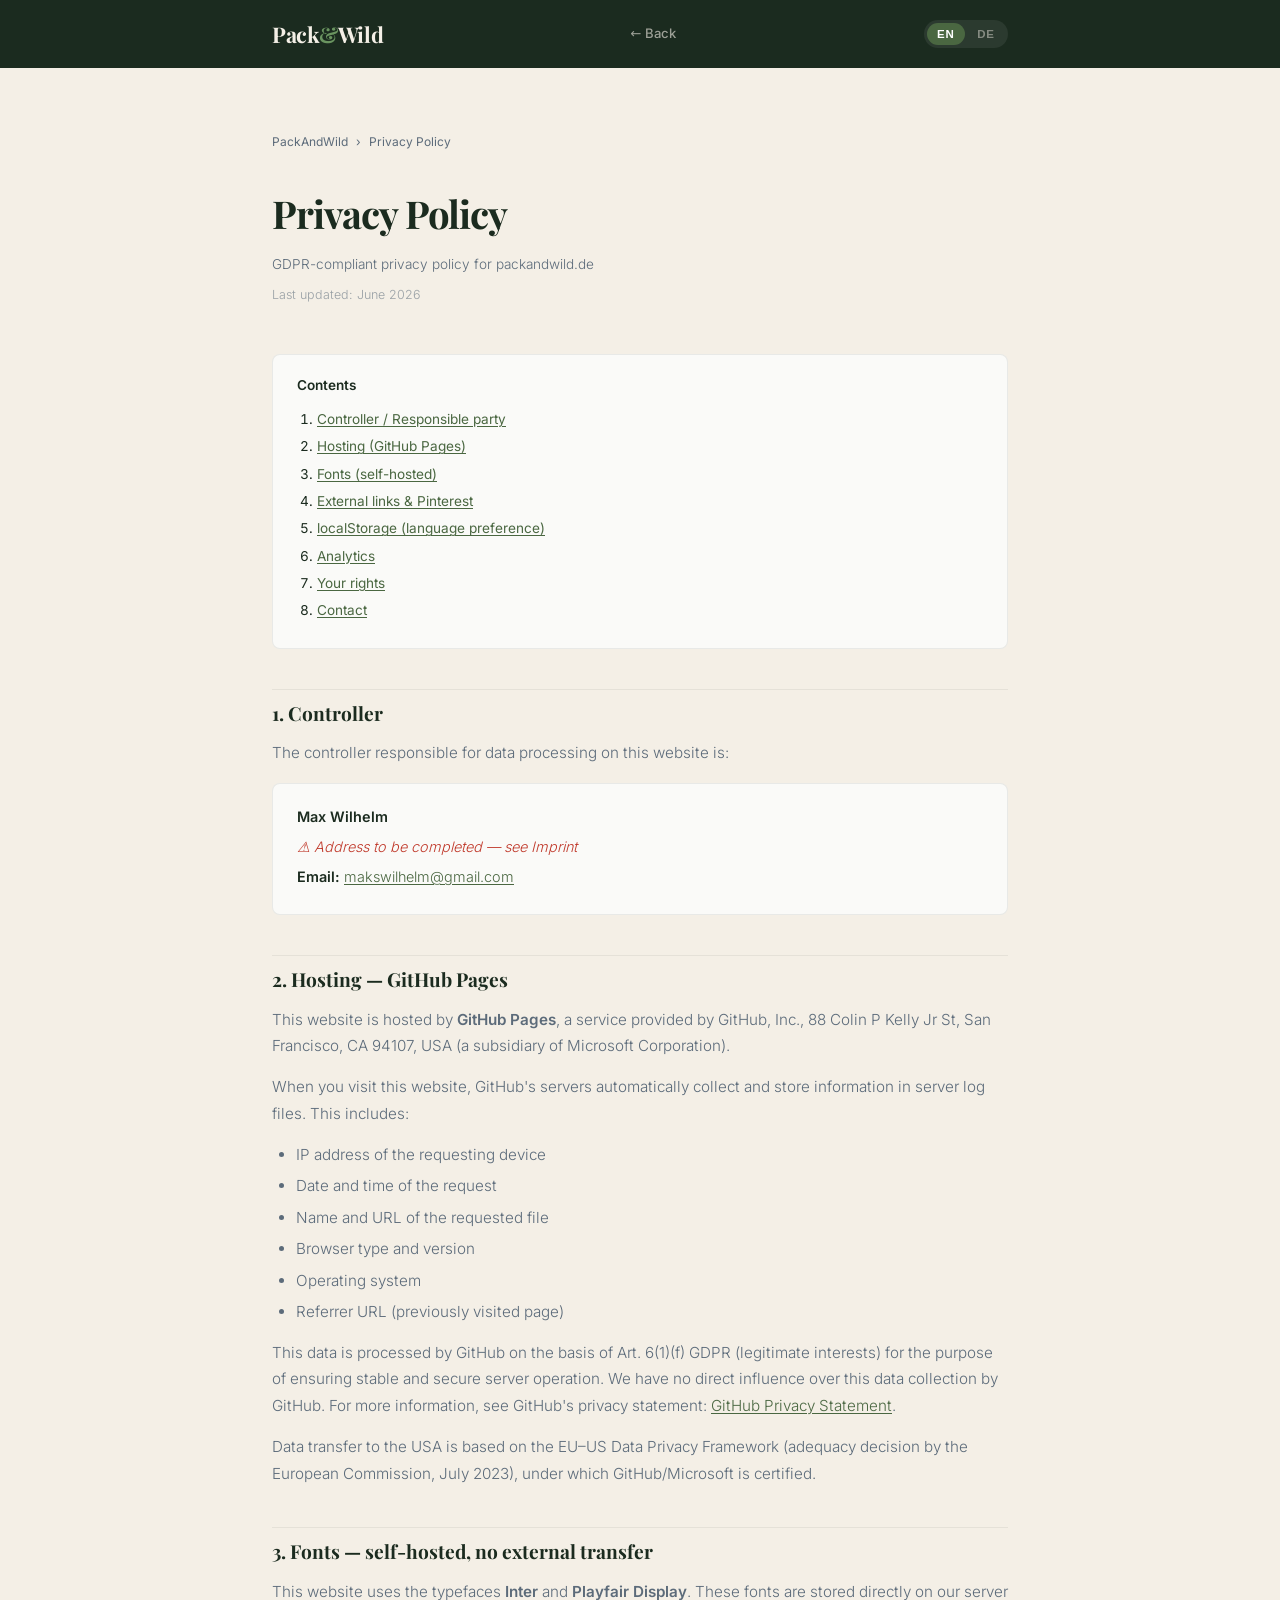
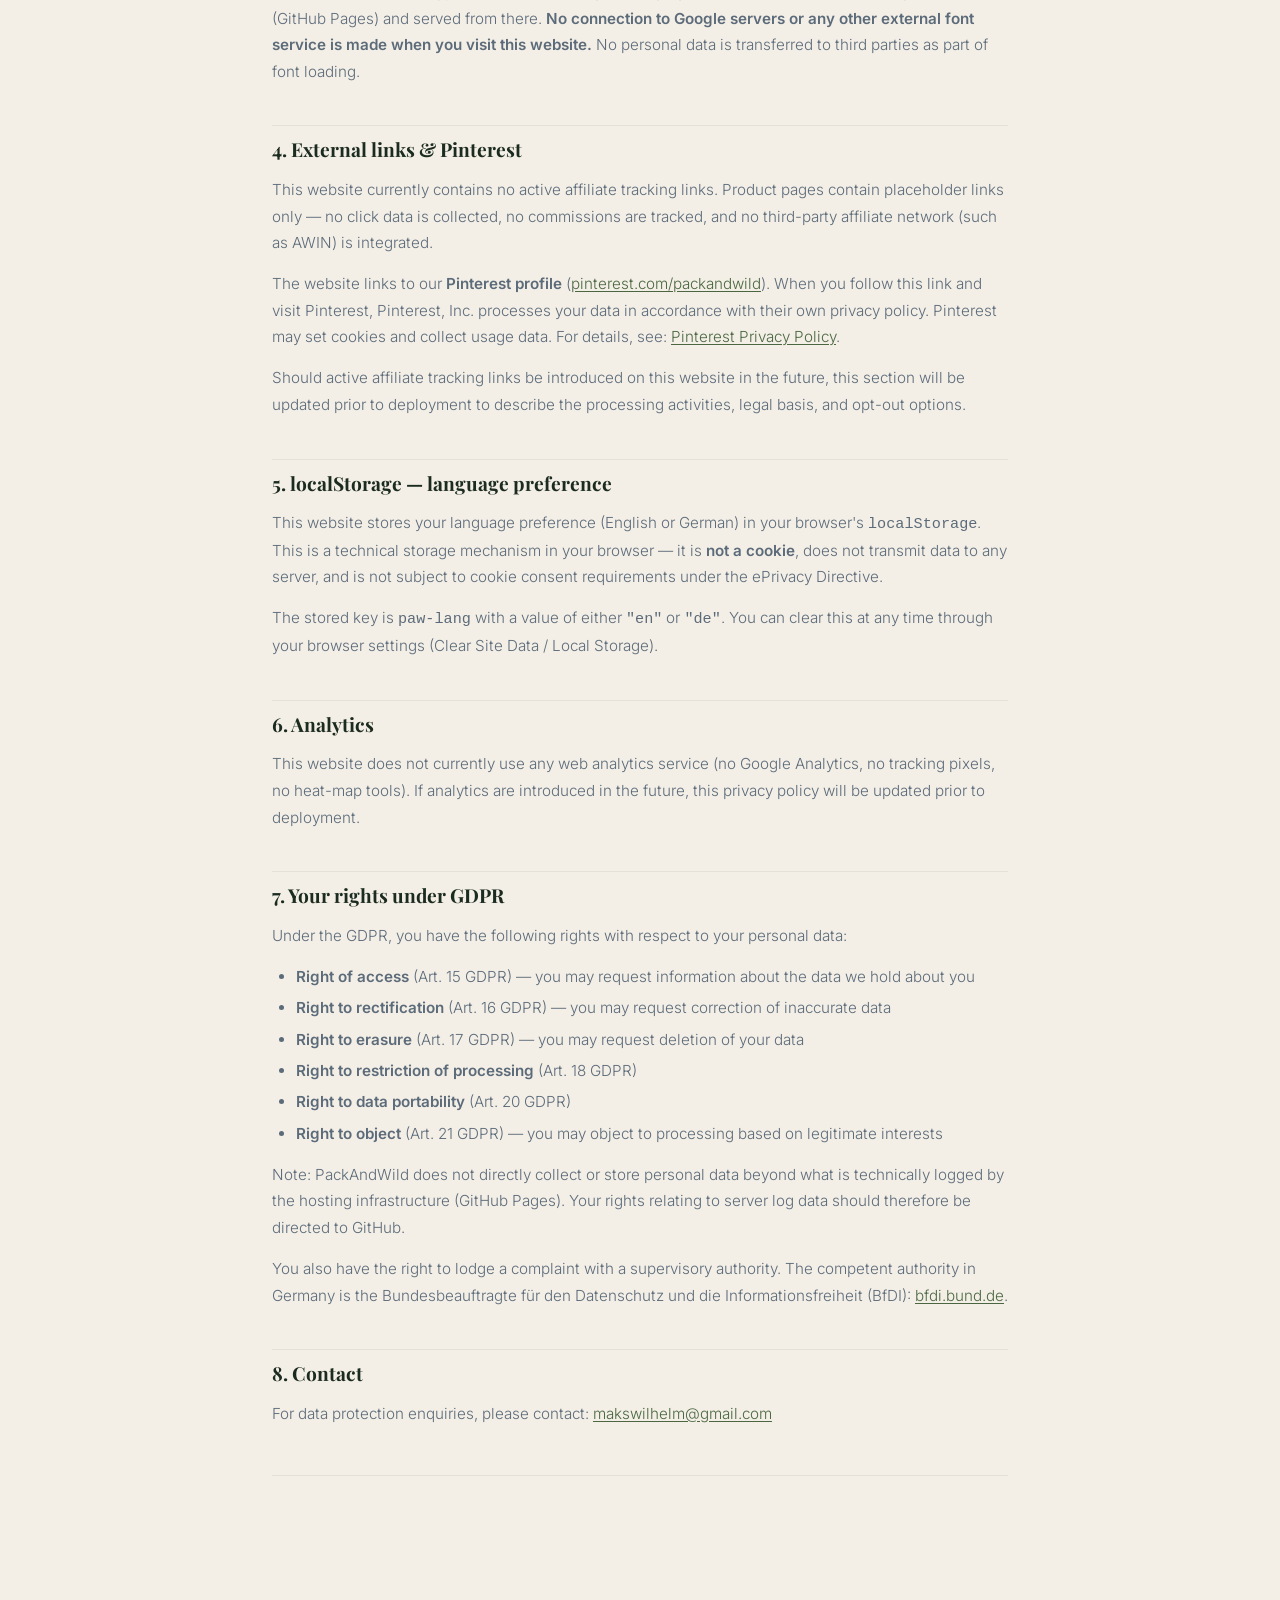
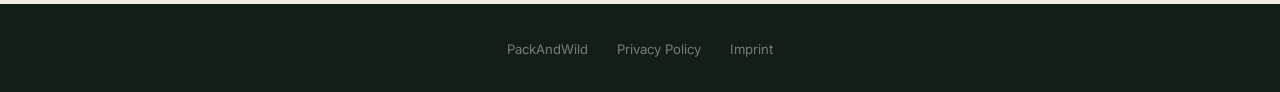
<file: privacy/index.html>
<!DOCTYPE html>
<html lang="en" data-lang="en">
<head>
  <meta charset="UTF-8"><link rel="icon" type="image/svg+xml" href="../favicon.svg"><meta name="viewport" content="width=device-width, initial-scale=1.0">
  <title>Privacy Policy / Datenschutzerklärung — PackAndWild</title>
  <meta name="description" content="Privacy policy for PackAndWild (packandwild.de) — GDPR / DSGVO compliant.">
  <meta name="robots" content="noindex">
  <link rel="canonical" href="https://packandwild.de/privacy/">
  <link rel="stylesheet" href="../fonts/fonts.css">
  <style>
    :root{--forest:#1B2B1F;--forest-deep:#131F16;--sage:#4A6741;--sage-light:#6A9460;--cream:#F4EFE6;--cream-dark:#EBE5DB;--white:#FAFAF8;--slate:#5C6B7A;--font-display:'Playfair Display',Georgia,serif;--font-body:'Inter',system-ui,sans-serif;--max-w:800px;--nav-h:68px}
    *,*::before,*::after{box-sizing:border-box;margin:0;padding:0}html{scroll-behavior:smooth}body{font-family:var(--font-body);background:var(--cream);color:var(--forest);line-height:1.6;font-size:16px;-webkit-font-smoothing:antialiased}a{color:var(--sage);text-decoration:underline;text-underline-offset:2px}
    html[data-lang="en"] [lang="de"]{display:none!important}html[data-lang="de"] [lang="en"]{display:none!important}
    .container{max-width:var(--max-w);margin:0 auto;padding:0 2rem}
    .nav{position:sticky;top:0;z-index:200;height:var(--nav-h);background:var(--forest);display:flex;align-items:center}
    .nav__inner{display:flex;align-items:center;justify-content:space-between;width:100%;max-width:var(--max-w);margin:0 auto;padding:0 2rem;gap:1.5rem}
    .nav__logo{font-family:var(--font-display);font-size:1.35rem;font-weight:700;color:var(--cream);letter-spacing:-.02em;text-decoration:none}
    .nav__logo-accent{color:var(--sage-light)}
    .nav__back{font-size:.82rem;font-weight:500;color:rgba(244,239,230,.6);text-decoration:none;transition:color .2s}.nav__back:hover{color:var(--cream)}
    .lang-pill{display:flex;align-items:center;background:rgba(255,255,255,.07);border-radius:100px;padding:3px;gap:2px}
    .lang-pill__btn{background:none;border:none;color:rgba(244,239,230,.45);font-size:.72rem;font-weight:700;letter-spacing:.06em;padding:.3rem .65rem;border-radius:100px;cursor:pointer;transition:all .22s ease}
    .lang-pill__btn.is-active{background:var(--sage);color:#fff}
    .page-content{padding:4rem 0 5rem}
    .breadcrumb{display:flex;align-items:center;gap:.5rem;font-size:.75rem;color:var(--slate);margin-bottom:2rem}
    .breadcrumb a{color:var(--slate);text-decoration:none}.breadcrumb a:hover{color:var(--forest)}
    h1{font-family:var(--font-display);font-size:clamp(1.75rem,3vw,2.5rem);font-weight:700;letter-spacing:-.03em;margin-bottom:.5rem}
    .subtitle{font-size:.85rem;color:var(--slate);margin-bottom:.5rem}
    .updated{font-size:.78rem;color:rgba(92,107,122,.6);margin-bottom:3rem}
    h2{font-family:var(--font-display);font-size:1.2rem;font-weight:700;margin:2.5rem 0 .75rem;color:var(--forest);padding-top:.5rem;border-top:1px solid rgba(27,43,31,.07)}
    h3{font-size:1rem;font-weight:600;margin:1.5rem 0 .5rem;color:var(--forest)}
    p{font-size:.95rem;color:var(--slate);line-height:1.75;margin-bottom:.9rem;font-weight:300}
    ul{font-size:.95rem;color:var(--slate);line-height:1.75;font-weight:300;padding-left:1.5rem;margin-bottom:.9rem}
    ul li{margin-bottom:.3rem}
    .data-block{background:var(--white);border:1px solid rgba(27,43,31,.08);border-radius:8px;padding:1.25rem 1.5rem;margin:1rem 0;font-size:.9rem}
    .data-block p{margin-bottom:.3rem;font-size:.9rem}
    .data-block strong{color:var(--forest);font-weight:600}
    .toc{background:var(--white);border:1px solid rgba(27,43,31,.08);border-radius:8px;padding:1.25rem 1.5rem;margin-bottom:2.5rem}
    .toc__title{font-weight:600;font-size:.85rem;margin-bottom:.75rem;color:var(--forest)}
    .toc ol{padding-left:1.25rem;font-size:.85rem}
    .toc li{margin-bottom:.35rem}.toc a{color:var(--sage)}
    .divider{border:none;border-top:1px solid rgba(27,43,31,.08);margin:3rem 0}
    .footer-simple{background:var(--forest-deep);padding:2rem;text-align:center}
    .footer-simple a{font-size:.82rem;color:rgba(244,239,230,.45);margin:0 .75rem;text-decoration:none;transition:color .2s}.footer-simple a:hover{color:var(--cream)}
  </style>
</head>
<body>
  <header class="nav"><div class="nav__inner">
    <a href="/" class="nav__logo">Pack<span class="nav__logo-accent">&</span>Wild</a>
    <a href="javascript:history.back()" class="nav__back"><span lang="en">← Back</span><span lang="de">← Zurück</span></a>
    <div class="lang-pill"><button class="lang-pill__btn is-active" id="btn-en" onclick="setLang('en')">EN</button><button class="lang-pill__btn" id="btn-de" onclick="setLang('de')">DE</button></div>
  </div></header>

  <main class="page-content"><div class="container">
    <nav class="breadcrumb"><a href="/">PackAndWild</a><span>›</span><span lang="en">Privacy Policy</span><span lang="de">Datenschutzerklärung</span></nav>

    <!-- ===== ENGLISH ===== -->
    <div lang="en">
      <h1>Privacy Policy</h1>
      <p class="subtitle">GDPR-compliant privacy policy for packandwild.de</p>
      <p class="updated">Last updated: June 2026</p>

      <div class="toc">
        <div class="toc__title">Contents</div>
        <ol>
          <li><a href="#en-controller">Controller / Responsible party</a></li>
          <li><a href="#en-hosting">Hosting (GitHub Pages)</a></li>
          <li><a href="#en-fonts">Fonts (self-hosted)</a></li>
          <li><a href="#en-external">External links &amp; Pinterest</a></li>
          <li><a href="#en-localstorage">localStorage (language preference)</a></li>
          <li><a href="#en-analytics">Analytics</a></li>
          <li><a href="#en-rights">Your rights</a></li>
          <li><a href="#en-contact">Contact</a></li>
        </ol>
      </div>

      <h2 id="en-controller">1. Controller</h2>
      <p>The controller responsible for data processing on this website is:</p>
      <div class="data-block">
        <p><strong>Max Wilhelm</strong></p>
        <p><em style="color:#c0392b;">⚠ Address to be completed — see Imprint</em></p>
        <p><strong>Email:</strong> <a href="mailto:makswilhelm@gmail.com">makswilhelm@gmail.com</a></p>
      </div>

      <h2 id="en-hosting">2. Hosting — GitHub Pages</h2>
      <p>This website is hosted by <strong>GitHub Pages</strong>, a service provided by GitHub, Inc., 88 Colin P Kelly Jr St, San Francisco, CA 94107, USA (a subsidiary of Microsoft Corporation).</p>
      <p>When you visit this website, GitHub's servers automatically collect and store information in server log files. This includes:</p>
      <ul>
        <li>IP address of the requesting device</li>
        <li>Date and time of the request</li>
        <li>Name and URL of the requested file</li>
        <li>Browser type and version</li>
        <li>Operating system</li>
        <li>Referrer URL (previously visited page)</li>
      </ul>
      <p>This data is processed by GitHub on the basis of Art. 6(1)(f) GDPR (legitimate interests) for the purpose of ensuring stable and secure server operation. We have no direct influence over this data collection by GitHub. For more information, see GitHub's privacy statement: <a href="https://docs.github.com/en/site-policy/privacy-policies/github-general-privacy-statement" rel="noopener noreferrer" target="_blank">GitHub Privacy Statement</a>.</p>
      <p>Data transfer to the USA is based on the EU–US Data Privacy Framework (adequacy decision by the European Commission, July 2023), under which GitHub/Microsoft is certified.</p>

      <h2 id="en-fonts">3. Fonts — self-hosted, no external transfer</h2>
      <p>This website uses the typefaces <strong>Inter</strong> and <strong>Playfair Display</strong>. These fonts are stored directly on our server (GitHub Pages) and served from there. <strong>No connection to Google servers or any other external font service is made when you visit this website.</strong> No personal data is transferred to third parties as part of font loading.</p>

      <h2 id="en-external">4. External links &amp; Pinterest</h2>
      <p>This website currently contains no active affiliate tracking links. Product pages contain placeholder links only — no click data is collected, no commissions are tracked, and no third-party affiliate network (such as AWIN) is integrated.</p>
      <p>The website links to our <strong>Pinterest profile</strong> (<a href="https://www.pinterest.com/packandwild/" rel="noopener noreferrer" target="_blank">pinterest.com/packandwild</a>). When you follow this link and visit Pinterest, Pinterest, Inc. processes your data in accordance with their own privacy policy. Pinterest may set cookies and collect usage data. For details, see: <a href="https://policy.pinterest.com/en/privacy-policy" rel="noopener noreferrer" target="_blank">Pinterest Privacy Policy</a>.</p>
      <p>Should active affiliate tracking links be introduced on this website in the future, this section will be updated prior to deployment to describe the processing activities, legal basis, and opt-out options.</p>

      <h2 id="en-localstorage">5. localStorage — language preference</h2>
      <p>This website stores your language preference (English or German) in your browser's <code>localStorage</code>. This is a technical storage mechanism in your browser — it is <strong>not a cookie</strong>, does not transmit data to any server, and is not subject to cookie consent requirements under the ePrivacy Directive.</p>
      <p>The stored key is <code>paw-lang</code> with a value of either <code>"en"</code> or <code>"de"</code>. You can clear this at any time through your browser settings (Clear Site Data / Local Storage).</p>

      <h2 id="en-analytics">6. Analytics</h2>
      <p>This website does not currently use any web analytics service (no Google Analytics, no tracking pixels, no heat-map tools). If analytics are introduced in the future, this privacy policy will be updated prior to deployment.</p>

      <h2 id="en-rights">7. Your rights under GDPR</h2>
      <p>Under the GDPR, you have the following rights with respect to your personal data:</p>
      <ul>
        <li><strong>Right of access</strong> (Art. 15 GDPR) — you may request information about the data we hold about you</li>
        <li><strong>Right to rectification</strong> (Art. 16 GDPR) — you may request correction of inaccurate data</li>
        <li><strong>Right to erasure</strong> (Art. 17 GDPR) — you may request deletion of your data</li>
        <li><strong>Right to restriction of processing</strong> (Art. 18 GDPR)</li>
        <li><strong>Right to data portability</strong> (Art. 20 GDPR)</li>
        <li><strong>Right to object</strong> (Art. 21 GDPR) — you may object to processing based on legitimate interests</li>
      </ul>
      <p>Note: PackAndWild does not directly collect or store personal data beyond what is technically logged by the hosting infrastructure (GitHub Pages). Your rights relating to server log data should therefore be directed to GitHub.</p>
      <p>You also have the right to lodge a complaint with a supervisory authority. The competent authority in Germany is the Bundesbeauftragte für den Datenschutz und die Informationsfreiheit (BfDI): <a href="https://www.bfdi.bund.de" rel="noopener noreferrer" target="_blank">bfdi.bund.de</a>.</p>

      <h2 id="en-contact">8. Contact</h2>
      <p>For data protection enquiries, please contact: <a href="mailto:makswilhelm@gmail.com">makswilhelm@gmail.com</a></p>
    </div>

    <hr class="divider">

    <!-- ===== GERMAN ===== -->
    <div lang="de">
      <h1>Datenschutzerklärung</h1>
      <p class="subtitle">DSGVO-konforme Datenschutzerklärung für packandwild.de</p>
      <p class="updated">Stand: Juni 2026</p>

      <div class="toc">
        <div class="toc__title">Inhaltsverzeichnis</div>
        <ol>
          <li><a href="#de-controller">Verantwortlicher</a></li>
          <li><a href="#de-hosting">Hosting (GitHub Pages)</a></li>
          <li><a href="#de-fonts">Schriftarten (selbst gehostet)</a></li>
          <li><a href="#de-external">Externe Links &amp; Pinterest</a></li>
          <li><a href="#de-localstorage">localStorage (Spracheinstellung)</a></li>
          <li><a href="#de-analytics">Analyse-Tools</a></li>
          <li><a href="#de-rights">Deine Rechte</a></li>
          <li><a href="#de-contact">Kontakt</a></li>
        </ol>
      </div>

      <h2 id="de-controller">1. Verantwortlicher</h2>
      <p>Verantwortlicher im Sinne der DSGVO für diese Website ist:</p>
      <div class="data-block">
        <p><strong>Max Wilhelm</strong></p>
        <p><em style="color:#c0392b;">⚠ Adresse ergänzen — siehe Impressum</em></p>
        <p><strong>E-Mail:</strong> <a href="mailto:makswilhelm@gmail.com">makswilhelm@gmail.com</a></p>
      </div>

      <h2 id="de-hosting">2. Hosting — GitHub Pages</h2>
      <p>Diese Website wird gehostet von <strong>GitHub Pages</strong>, einem Dienst der GitHub, Inc., 88 Colin P Kelly Jr St, San Francisco, CA 94107, USA (Tochtergesellschaft der Microsoft Corporation).</p>
      <p>Beim Besuch dieser Website erfasst und speichert GitHub automatisch Informationen in Server-Log-Dateien. Dazu gehören:</p>
      <ul>
        <li>IP-Adresse des anfragenden Geräts</li>
        <li>Datum und Uhrzeit der Anfrage</li>
        <li>Name und URL der abgerufenen Datei</li>
        <li>Browsertyp und -version</li>
        <li>Betriebssystem</li>
        <li>Referrer-URL (zuvor besuchte Seite)</li>
      </ul>
      <p>Die Datenverarbeitung durch GitHub erfolgt auf Grundlage von Art. 6 Abs. 1 lit. f DSGVO (berechtigte Interessen) zum Zweck des stabilen und sicheren Serverbetriebs. Wir haben keinen direkten Einfluss auf diese Datenerhebung durch GitHub. Weitere Informationen: <a href="https://docs.github.com/en/site-policy/privacy-policies/github-general-privacy-statement" rel="noopener noreferrer" target="_blank">GitHub Datenschutzerklärung</a>.</p>
      <p>Die Datenübermittlung in die USA erfolgt auf Grundlage des EU-US Data Privacy Framework (Angemessenheitsbeschluss der Europäischen Kommission, Juli 2023), unter dem GitHub/Microsoft zertifiziert ist.</p>

      <h2 id="de-fonts">3. Schriftarten — selbst gehostet, kein externer Transfer</h2>
      <p>Diese Website verwendet die Schriftarten <strong>Inter</strong> und <strong>Playfair Display</strong>. Diese Schriften sind direkt auf unserem Server (GitHub Pages) gespeichert und werden von dort ausgeliefert. <strong>Beim Besuch dieser Website wird keine Verbindung zu Google-Servern oder einem anderen externen Schriftartendienst hergestellt.</strong> Im Rahmen der Schriftausgabe werden keine personenbezogenen Daten an Dritte übermittelt.</p>

      <h2 id="de-external">4. Externe Links &amp; Pinterest</h2>
      <p>Diese Website enthält derzeit keine aktiven Affiliate-Tracking-Links. Produktseiten enthalten nur Platzhalter-Links — es werden keine Klickdaten erhoben, keine Provisionen getrackt und kein Drittanbieter-Affiliate-Netzwerk (z. B. AWIN) ist eingebunden.</p>
      <p>Die Website verlinkt auf unser <strong>Pinterest-Profil</strong> (<a href="https://www.pinterest.com/packandwild/" rel="noopener noreferrer" target="_blank">pinterest.com/packandwild</a>). Wenn du diesem Link folgst und Pinterest besuchst, verarbeitet Pinterest, Inc. deine Daten gemäß ihrer eigenen Datenschutzerklärung. Pinterest kann Cookies setzen und Nutzungsdaten erheben. Details: <a href="https://policy.pinterest.com/de/privacy-policy" rel="noopener noreferrer" target="_blank">Pinterest Datenschutzerklärung</a>.</p>
      <p>Sollten künftig aktive Affiliate-Tracking-Links auf dieser Website eingeführt werden, wird dieser Abschnitt vor der Implementierung aktualisiert, um die Verarbeitungstätigkeiten, die Rechtsgrundlage und Widerspruchsmöglichkeiten zu beschreiben.</p>

      <h2 id="de-localstorage">5. localStorage — Spracheinstellung</h2>
      <p>Diese Website speichert deine Sprachpräferenz (Englisch oder Deutsch) im <code>localStorage</code> deines Browsers. Dabei handelt es sich um einen technischen Speichermechanismus im Browser — <strong>kein Cookie</strong>, keine Datenübertragung an Server, und nicht der Einwilligungspflicht nach der ePrivacy-Richtlinie unterliegend.</p>
      <p>Gespeichert wird der Schlüssel <code>paw-lang</code> mit dem Wert <code>"en"</code> oder <code>"de"</code>. Du kannst diese Einstellung jederzeit über deine Browser-Einstellungen löschen (Website-Daten löschen / Local Storage).</p>

      <h2 id="de-analytics">6. Analyse-Tools</h2>
      <p>Diese Website verwendet derzeit keine Web-Analyse-Dienste (kein Google Analytics, keine Tracking-Pixel, keine Heatmap-Tools). Sollten in Zukunft Analyse-Tools eingesetzt werden, wird diese Datenschutzerklärung vor der Implementierung aktualisiert.</p>

      <h2 id="de-rights">7. Deine Rechte nach DSGVO</h2>
      <p>Gemäß DSGVO stehen dir folgende Rechte zu:</p>
      <ul>
        <li><strong>Auskunftsrecht</strong> (Art. 15 DSGVO) — Auskunft über gespeicherte Daten</li>
        <li><strong>Recht auf Berichtigung</strong> (Art. 16 DSGVO) — Korrektur unrichtiger Daten</li>
        <li><strong>Recht auf Löschung</strong> (Art. 17 DSGVO) — Löschung deiner Daten</li>
        <li><strong>Recht auf Einschränkung der Verarbeitung</strong> (Art. 18 DSGVO)</li>
        <li><strong>Recht auf Datenübertragbarkeit</strong> (Art. 20 DSGVO)</li>
        <li><strong>Widerspruchsrecht</strong> (Art. 21 DSGVO) — Widerspruch gegen Verarbeitung auf Basis berechtigter Interessen</li>
      </ul>
      <p>Hinweis: PackAndWild erhebt und speichert selbst keine personenbezogenen Daten über das technisch durch die Hosting-Infrastruktur (GitHub Pages) protokollierte Maß hinaus. Deine Rechte bezüglich der Server-Log-Daten sind daher an GitHub zu richten.</p>
      <p>Du hast außerdem das Recht, dich bei einer Aufsichtsbehörde zu beschweren. Die zuständige Behörde in Deutschland ist die Bundesbeauftragte für den Datenschutz und die Informationsfreiheit (BfDI): <a href="https://www.bfdi.bund.de" rel="noopener noreferrer" target="_blank">bfdi.bund.de</a>.</p>

      <h2 id="de-contact">8. Kontakt</h2>
      <p>Für datenschutzrechtliche Anfragen wende dich bitte an: <a href="mailto:makswilhelm@gmail.com">makswilhelm@gmail.com</a></p>
    </div>

  </div></main>

  <footer class="footer-simple">
    <a href="/">PackAndWild</a>
    <a href="/privacy/"><span lang="en">Privacy Policy</span><span lang="de">Datenschutz</span></a>
    <a href="/imprint/"><span lang="en">Imprint</span><span lang="de">Impressum</span></a>
  </footer>

  <script>
    function setLang(l){document.documentElement.setAttribute('data-lang',l);document.documentElement.setAttribute('lang',l);document.getElementById('btn-en').classList.toggle('is-active',l==='en');document.getElementById('btn-de').classList.toggle('is-active',l==='de');try{localStorage.setItem('paw-lang',l)}catch(e){}}
    (function(){try{var s=localStorage.getItem('paw-lang');if(s==='de')setLang('de')}catch(e){}})();
  </script>
</body>
</html>
</file>
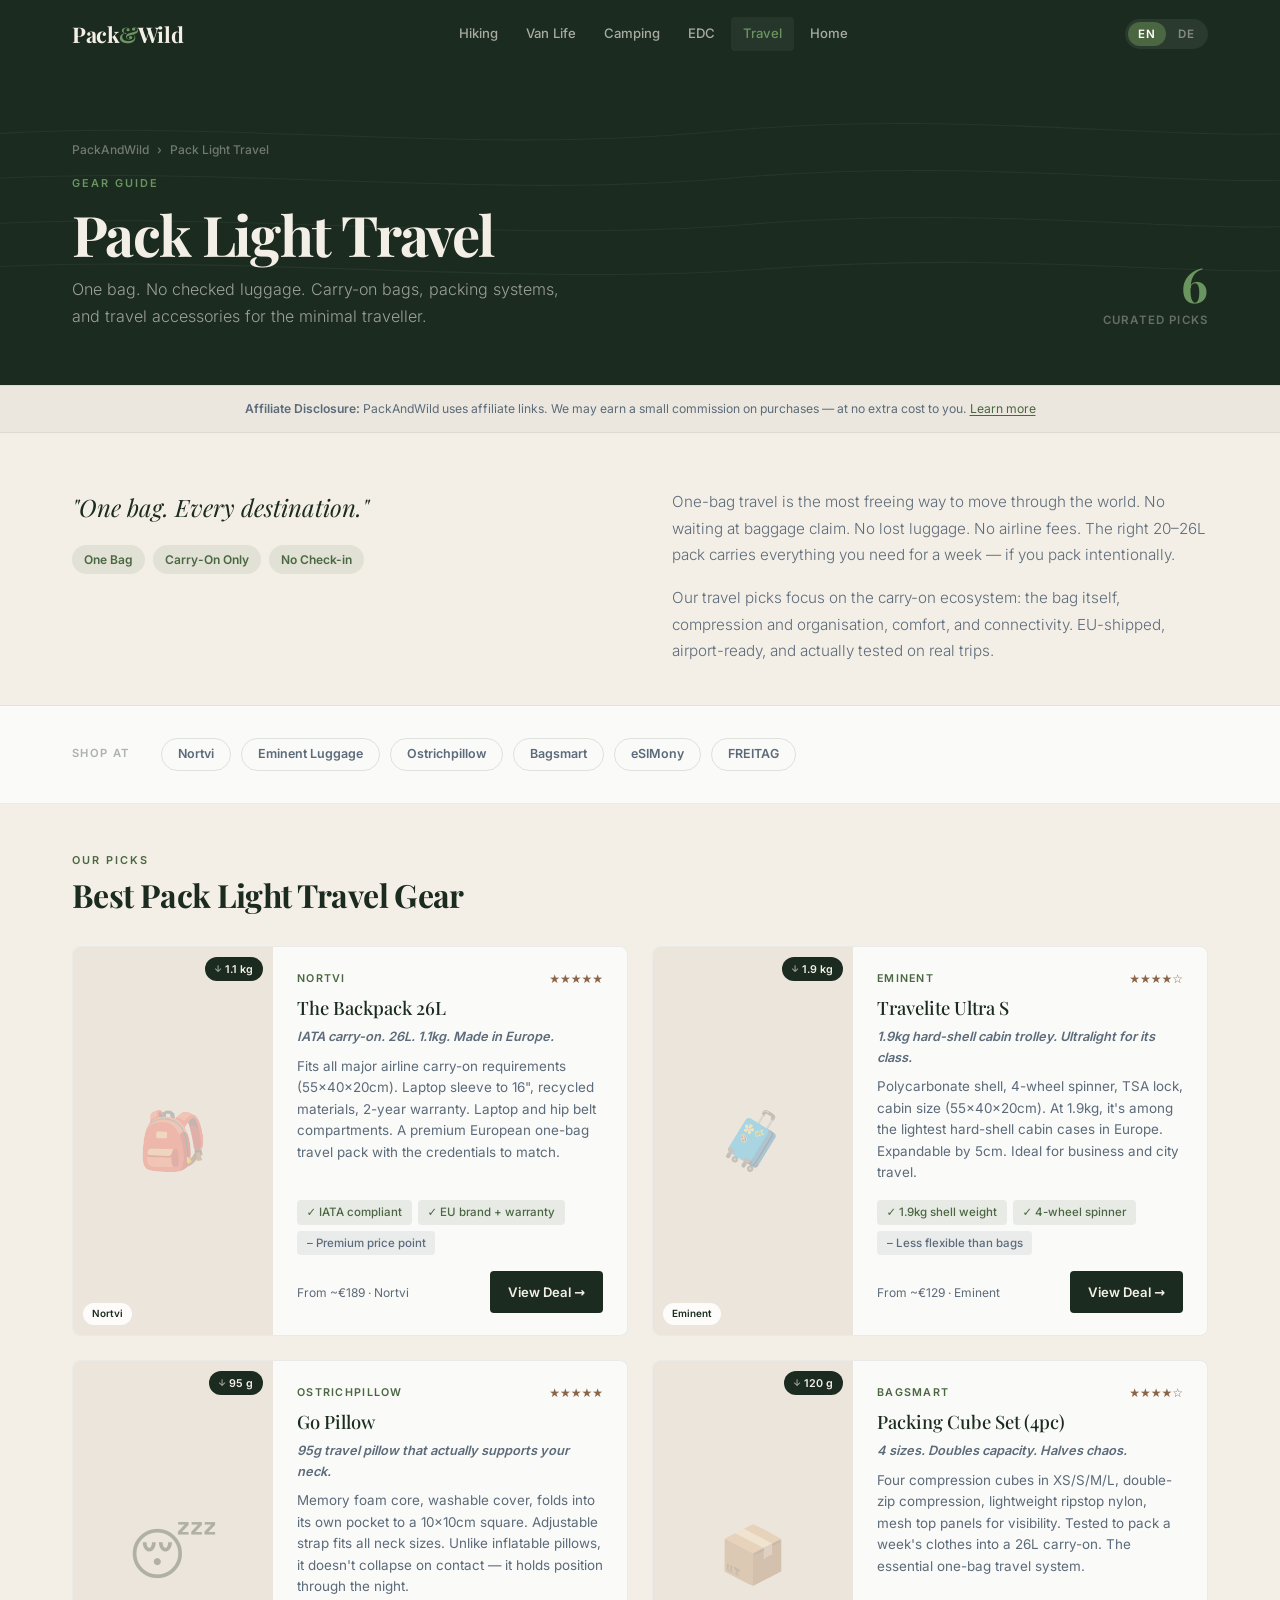
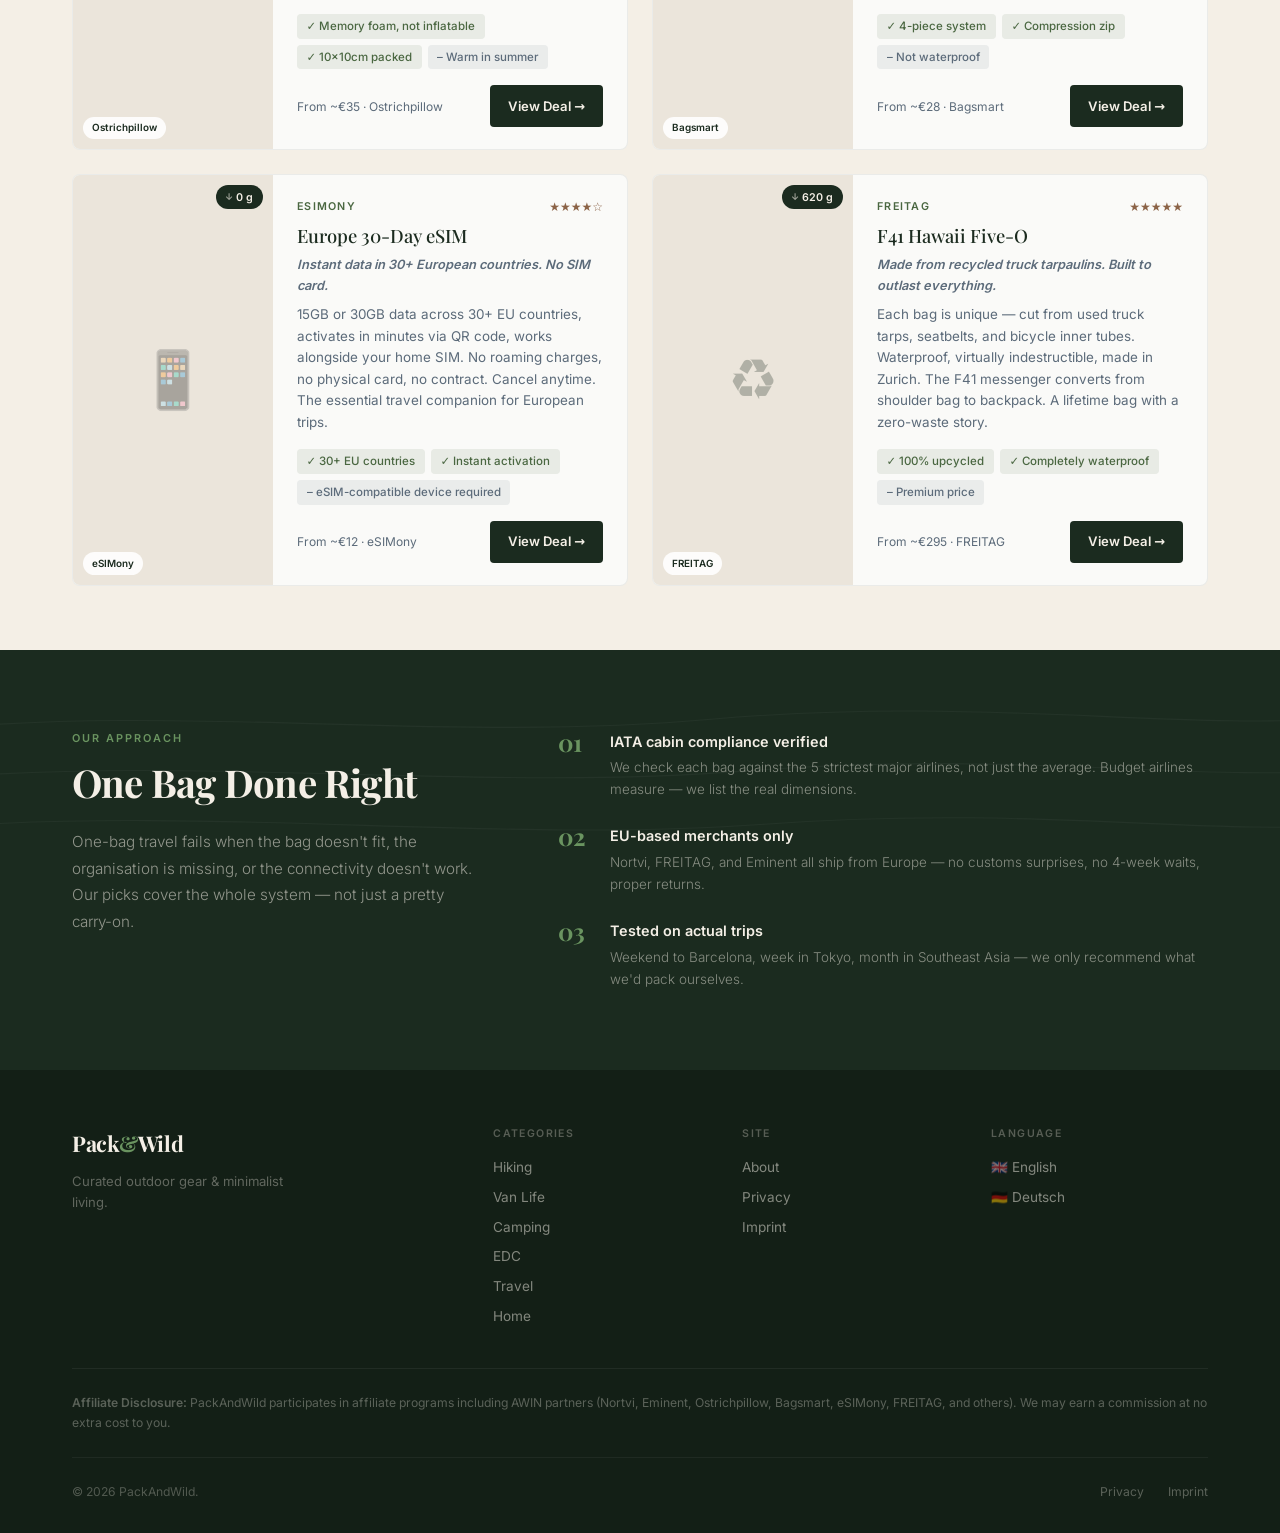
<file: travel/index.html>
<!DOCTYPE html>
<html lang="en" data-lang="en">
<head>
  <meta charset="UTF-8"><link rel="icon" type="image/svg+xml" href="../favicon.svg"><meta name="viewport" content="width=device-width, initial-scale=1.0">
  <title>Pack Light Travel Gear — PackAndWild</title>
  <meta name="description" content="Curated one-bag travel gear: carry-on bags, packing cubes, travel pillows, and eSIMs for minimalist travellers.">
  <link rel="canonical" href="https://packandwild.de/travel/">
  <link rel="alternate" hreflang="en" href="https://packandwild.de/travel/"><link rel="alternate" hreflang="de" href="https://packandwild.de/de/reisen/">
  <link rel="alternate" hreflang="x-default" href="https://packandwild.de/travel/">
  <link rel="stylesheet" href="../fonts/fonts.css">
  <style>
    :root{--forest:#1B2B1F;--forest-deep:#131F16;--forest-mid:#243728;--sage:#4A6741;--sage-light:#6A9460;--cream:#F4EFE6;--cream-dark:#EBE5DB;--white:#FAFAF8;--slate:#5C6B7A;--bark:#8B6347;--bark-light:#9E7259;--font-display:'Playfair Display',Georgia,serif;--font-body:'Inter',system-ui,sans-serif;--radius-sm:4px;--radius-md:8px;--transition:.22s ease;--max-w:1200px;--nav-h:68px}
    *,*::before,*::after{box-sizing:border-box;margin:0;padding:0}html{scroll-behavior:smooth}body{font-family:var(--font-body);background:var(--cream);color:var(--forest);line-height:1.6;font-size:16px;-webkit-font-smoothing:antialiased}a{color:inherit;text-decoration:none}img{max-width:100%;display:block}ul{list-style:none}button{font-family:var(--font-body);cursor:pointer}
    html[data-lang="en"] [lang="de"]{display:none!important}html[data-lang="de"] [lang="en"]{display:none!important}
    .container{max-width:var(--max-w);margin:0 auto;padding:0 2rem}@media(max-width:600px){.container{padding:0 1.25rem}}
    .nav{position:sticky;top:0;z-index:200;height:var(--nav-h);background:var(--forest);display:flex;align-items:center}.nav__inner{display:flex;align-items:center;justify-content:space-between;width:100%;max-width:var(--max-w);margin:0 auto;padding:0 2rem;gap:1.5rem}.nav__logo{font-family:var(--font-display);font-size:1.35rem;font-weight:700;color:var(--cream);letter-spacing:-.02em;flex-shrink:0}.nav__logo-accent{color:var(--sage-light)}.nav__links{display:flex;align-items:center;gap:.25rem}.nav__links a{padding:.4rem .75rem;font-size:.82rem;font-weight:500;color:rgba(244,239,230,.65);border-radius:var(--radius-sm);transition:all var(--transition)}.nav__links a:hover,.nav__links a.is-current{color:var(--cream);background:rgba(255,255,255,.05)}.nav__links a.is-current{color:var(--sage-light)}.nav__right{display:flex;align-items:center;gap:.75rem;flex-shrink:0}.lang-pill{display:flex;align-items:center;background:rgba(255,255,255,.07);border-radius:100px;padding:3px;gap:2px}.lang-pill__btn{background:none;border:none;color:rgba(244,239,230,.45);font-size:.72rem;font-weight:700;letter-spacing:.06em;padding:.3rem .65rem;border-radius:100px;transition:all var(--transition)}.lang-pill__btn.is-active{background:var(--sage);color:#fff}.nav__hamburger{display:none;flex-direction:column;gap:5px;background:none;border:none;padding:6px}.nav__hamburger span{display:block;width:22px;height:1.5px;background:rgba(244,239,230,.7);border-radius:2px}.nav__drawer{display:none;position:fixed;top:var(--nav-h);left:0;right:0;background:var(--forest-mid);padding:1rem 2rem 1.5rem;border-top:1px solid rgba(255,255,255,.06);z-index:199;box-shadow:0 12px 32px rgba(0,0,0,.3)}.nav__drawer.is-open{display:block}.nav__drawer a{display:block;padding:.75rem 0;font-size:.95rem;font-weight:500;color:rgba(244,239,230,.75);border-bottom:1px solid rgba(255,255,255,.06)}.nav__drawer a:hover{color:var(--cream)}@media(max-width:900px){.nav__links{display:none}.nav__hamburger{display:flex}}@media(max-width:600px){.nav__inner{padding:0 1.25rem}}
    .page-banner{background:var(--forest);padding:4.5rem 0 3.5rem;position:relative;overflow:hidden}.page-banner__topo{position:absolute;inset:0;pointer-events:none}.page-banner__inner{position:relative;z-index:1;display:flex;align-items:flex-end;justify-content:space-between;flex-wrap:wrap;gap:1.5rem}.breadcrumb{display:flex;align-items:center;gap:.5rem;font-size:.75rem;color:rgba(244,239,230,.4);font-weight:500;margin-bottom:1rem}.breadcrumb a{color:rgba(244,239,230,.4)}.page-banner__eyebrow{font-size:.68rem;font-weight:600;letter-spacing:.18em;text-transform:uppercase;color:var(--sage-light);margin-bottom:.625rem}.page-banner__title{font-family:var(--font-display);font-size:clamp(2rem,4.5vw,3.5rem);font-weight:700;color:var(--cream);line-height:1.1;letter-spacing:-.03em;margin-bottom:.75rem}.page-banner__sub{font-size:1rem;color:rgba(244,239,230,.6);max-width:500px;font-weight:300;line-height:1.65}.page-banner__stat{display:flex;flex-direction:column;align-items:flex-end;gap:.25rem;flex-shrink:0}.page-banner__stat-num{font-family:var(--font-display);font-size:3rem;font-weight:700;color:var(--sage-light);line-height:1}.page-banner__stat-label{font-size:.72rem;font-weight:600;letter-spacing:.1em;text-transform:uppercase;color:rgba(244,239,230,.35)}@media(max-width:600px){.page-banner__stat{display:none}}
    .disclosure-bar{background:rgba(27,43,31,.04);border-top:1px solid rgba(27,43,31,.07);border-bottom:1px solid rgba(27,43,31,.07);padding:.875rem 0}.disclosure-bar p{font-size:.76rem;color:var(--slate);line-height:1.5;text-align:center}.disclosure-bar a{color:var(--sage);text-decoration:underline;text-underline-offset:2px}
    .intro-section{padding:3.5rem 0 2.5rem;border-bottom:1px solid rgba(27,43,31,.07)}.intro-section__inner{display:grid;grid-template-columns:1fr 1fr;gap:4rem;align-items:start}@media(max-width:700px){.intro-section__inner{grid-template-columns:1fr;gap:1.5rem}}.intro-section__lead{font-family:var(--font-display);font-size:1.5rem;font-style:italic;font-weight:400;color:var(--forest);line-height:1.5}.intro-section__body{font-size:.95rem;color:var(--slate);line-height:1.75;font-weight:300}.intro-section__body p+p{margin-top:1rem}.intro-section__tags{display:flex;flex-wrap:wrap;gap:.5rem;margin-top:1.25rem}.tag{padding:.3rem .75rem;background:rgba(74,103,65,.1);color:var(--sage);font-size:.75rem;font-weight:600;border-radius:100px}
    .merchants-strip{background:var(--white);padding:2rem 0;border-bottom:1px solid rgba(27,43,31,.07)}.merchants-strip__inner{display:flex;align-items:center;gap:2rem;flex-wrap:wrap}.merchants-strip__label{font-size:.7rem;font-weight:600;letter-spacing:.12em;text-transform:uppercase;color:rgba(27,43,31,.35);flex-shrink:0}.merchants-strip__list{display:flex;flex-wrap:wrap;gap:.625rem}.merchant-pill{padding:.35rem 1rem;border:1px solid rgba(27,43,31,.12);border-radius:100px;font-size:.78rem;font-weight:600;color:var(--slate);transition:all var(--transition)}.merchant-pill:hover{border-color:var(--sage);color:var(--sage)}
    .products-section{padding:3rem 0 4rem}.products-header{display:flex;align-items:flex-end;justify-content:space-between;margin-bottom:2rem;flex-wrap:wrap;gap:1rem}.section-label{display:block;font-size:.68rem;font-weight:600;letter-spacing:.18em;text-transform:uppercase;color:var(--sage);margin-bottom:.4rem}.section-title{font-family:var(--font-display);font-size:clamp(1.5rem,2.5vw,2.1rem);font-weight:700;line-height:1.2;letter-spacing:-.02em}
    .product-grid{display:grid;grid-template-columns:repeat(2,1fr);gap:1.5rem}@media(max-width:700px){.product-grid{grid-template-columns:1fr}}
    .prod-card{background:var(--white);border-radius:var(--radius-md);border:1px solid rgba(27,43,31,.07);display:flex;overflow:hidden;transition:transform .25s ease,box-shadow .25s ease}.prod-card:hover{transform:translateY(-3px);box-shadow:0 14px 36px rgba(27,43,31,.1)}.prod-card__thumb{width:200px;min-width:200px;background:var(--cream-dark);position:relative;display:flex;align-items:center;justify-content:center;flex-shrink:0}@media(max-width:500px){.prod-card{flex-direction:column}.prod-card__thumb{width:100%;min-width:auto;height:180px}}.prod-card__placeholder{font-size:3.5rem;opacity:.28}.weight-badge{position:absolute;top:10px;right:10px;background:var(--forest);color:var(--cream);font-size:.67rem;font-weight:700;padding:.22rem .6rem;border-radius:100px;display:flex;align-items:center;gap:.2rem}.weight-badge::before{content:'↓';font-size:.58rem;opacity:.65}.merchant-badge{position:absolute;bottom:10px;left:10px;background:rgba(255,255,255,.9);color:var(--forest);font-size:.62rem;font-weight:700;padding:.2rem .55rem;border-radius:100px}
    .prod-card__body{padding:1.375rem 1.5rem;display:flex;flex-direction:column;flex:1}.prod-card__meta{display:flex;align-items:center;justify-content:space-between;margin-bottom:.5rem}.prod-card__brand{font-size:.67rem;font-weight:700;letter-spacing:.12em;text-transform:uppercase;color:var(--sage)}.prod-card__rating{font-size:.75rem;color:var(--bark);font-weight:600}.prod-card__name{font-family:var(--font-display);font-size:1.15rem;font-weight:500;color:var(--forest);line-height:1.25;margin-bottom:.5rem}.prod-card__tagline{font-size:.8rem;font-weight:600;color:var(--slate);font-style:italic;margin-bottom:.5rem}.prod-card__desc{font-size:.84rem;color:var(--slate);line-height:1.6;flex:1;margin-bottom:1rem}.prod-card__highlights{display:flex;flex-wrap:wrap;gap:.375rem;margin-bottom:1rem}.highlight{font-size:.72rem;font-weight:500;padding:.2rem .6rem;border-radius:4px}.highlight--pro{background:rgba(74,103,65,.1);color:var(--sage)}.highlight--con{background:rgba(92,107,122,.1);color:var(--slate)}.prod-card__footer{display:flex;align-items:center;justify-content:space-between;gap:.75rem;flex-wrap:wrap}.prod-card__price-info{font-size:.75rem;color:var(--slate)}.prod-card__cta{display:inline-flex;align-items:center;gap:.4rem;padding:.65rem 1.125rem;background:var(--forest);color:var(--cream);font-size:.82rem;font-weight:600;border-radius:var(--radius-sm);transition:background var(--transition)}.prod-card__cta:hover{background:var(--sage)}
    .why-section{background:var(--forest);padding:5rem 0;position:relative;overflow:hidden}.why-section__topo{position:absolute;inset:0;pointer-events:none}.why-section__inner{position:relative;z-index:1;display:grid;grid-template-columns:1fr 1.6fr;gap:5rem;align-items:start}@media(max-width:800px){.why-section__inner{grid-template-columns:1fr;gap:2.5rem}}.why-section__label{font-size:.68rem;font-weight:600;letter-spacing:.18em;text-transform:uppercase;color:var(--sage-light);margin-bottom:.75rem}.why-section__title{font-family:var(--font-display);font-size:clamp(1.75rem,3vw,2.5rem);font-weight:700;color:var(--cream);line-height:1.2;letter-spacing:-.02em;margin-bottom:1.5rem}.why-section__text{font-size:.95rem;color:rgba(244,239,230,.55);line-height:1.75;font-weight:300}.why-section__text p+p{margin-top:1rem}.why-criteria{display:flex;flex-direction:column;gap:1.5rem}.criterion{display:flex;gap:1.25rem;align-items:flex-start}.criterion__num{font-family:var(--font-display);font-size:1.5rem;font-weight:700;color:var(--sage-light);line-height:1;flex-shrink:0;min-width:2rem}.criterion__title{font-size:.9rem;font-weight:600;color:var(--cream);margin-bottom:.3rem}.criterion__desc{font-size:.84rem;color:rgba(244,239,230,.5);line-height:1.6;font-weight:300}
    .footer{background:var(--forest-deep);padding:3.5rem 0 2rem}.footer__top{display:grid;grid-template-columns:1fr 2fr;gap:4rem;padding-bottom:2.5rem;border-bottom:1px solid rgba(255,255,255,.06);margin-bottom:1.5rem}@media(max-width:700px){.footer__top{grid-template-columns:1fr;gap:2rem}}.footer__brand-logo{font-family:var(--font-display);font-size:1.35rem;font-weight:700;color:var(--cream);letter-spacing:-.02em;margin-bottom:.625rem}.footer__brand-logo span{color:var(--sage-light)}.footer__brand-tagline{font-size:.82rem;color:rgba(244,239,230,.35);line-height:1.6;max-width:220px}.footer__nav-grid{display:grid;grid-template-columns:repeat(3,1fr);gap:2rem}@media(max-width:500px){.footer__nav-grid{grid-template-columns:repeat(2,1fr);gap:1.5rem}}.footer__nav-title{font-size:.66rem;font-weight:700;letter-spacing:.13em;text-transform:uppercase;color:rgba(244,239,230,.3);margin-bottom:.875rem}.footer__nav-links{display:flex;flex-direction:column;gap:.5rem}.footer__nav-links a{font-size:.85rem;color:rgba(244,239,230,.5);transition:color var(--transition)}.footer__nav-links a:hover{color:var(--cream)}.footer__disclosure{font-size:.76rem;color:rgba(244,239,230,.32);line-height:1.65;padding-bottom:1.5rem;border-bottom:1px solid rgba(255,255,255,.05);margin-bottom:1.5rem}.footer__bottom{display:flex;justify-content:space-between;align-items:center;flex-wrap:wrap;gap:.75rem}.footer__copy{font-size:.76rem;color:rgba(244,239,230,.28)}.footer__legal{display:flex;gap:1.5rem}.footer__legal a{font-size:.76rem;color:rgba(244,239,230,.32);transition:color var(--transition)}.footer__legal a:hover{color:rgba(244,239,230,.7)}
  </style>
  <meta property="og:type" content="website">
  <meta property="og:url" content="https://packandwild.de/travel/">
  <meta property="og:site_name" content="PackAndWild">
  <meta property="og:title" content="Best Pack Light Travel Gear 2026 — One Bag | PackAndWild">
  <meta property="og:description" content="Carry-on bags, packing cubes, travel pillows, and eSIMs for minimalist one-bag travellers. All IATA-compliant picks.">
  <meta property="og:image" content="https://packandwild.de/img/og-travel.jpg">
  <meta property="og:locale" content="en_GB">
  <meta property="og:locale:alternate" content="de_DE">
  <meta name="twitter:card" content="summary_large_image">
  <meta name="twitter:title" content="Best Pack Light Travel Gear 2026 — One Bag | PackAndWild">
  <meta name="twitter:description" content="Carry-on bags, packing cubes, travel pillows, and eSIMs for minimalist one-bag travellers. All IATA-compliant picks.">
  <meta name="twitter:image" content="https://packandwild.de/img/og-travel.jpg">
</head>
<body>
  <header class="nav"><div class="nav__inner"><a href="/" class="nav__logo">Pack<span class="nav__logo-accent">&</span>Wild</a><nav class="nav__links"><a href="/hiking/" lang="en">Hiking</a><a href="/de/wandern/" lang="de">Wandern</a><a href="/vanlife/">Van Life</a><a href="/camping/" lang="en">Camping</a><a href="/camping/" lang="de">Camping</a><a href="/edc/">EDC</a><a href="/travel/" class="is-current" lang="en" aria-current="page">Travel</a><a href="/de/reisen/" class="is-current" lang="de" aria-current="page">Reisen</a><a href="/home/" lang="en">Home</a><a href="/de/zuhause/" lang="de">Zuhause</a></nav><div class="nav__right"><div class="lang-pill"><button class="lang-pill__btn is-active" id="btn-en" onclick="setLang('en')">EN</button><button class="lang-pill__btn" id="btn-de" onclick="setLang('de')">DE</button></div><button class="nav__hamburger" id="hamburger" aria-label="Open menu" aria-expanded="false" aria-controls="nav-drawer"><span></span><span></span><span></span></button></div></div><nav class="nav__drawer" id="nav-drawer"><a href="/hiking/"><span lang="en">Hiking</span><span lang="de">Wandern</span></a><a href="/vanlife/">Van Life</a><a href="/camping/">Camping</a><a href="/edc/">EDC</a><a href="/travel/"><span lang="en">Travel</span><span lang="de">Reisen</span></a><a href="/home/"><span lang="en">Home</span><span lang="de">Zuhause</span></a><a href="/about/"><span lang="en">About</span><span lang="de">Über uns</span></a></nav></header>

  <section class="page-banner"><svg class="page-banner__topo" viewBox="0 0 1440 280" preserveAspectRatio="xMidYMid slice" xmlns="http://www.w3.org/2000/svg" aria-hidden="true"><g fill="none" stroke="rgba(255,255,255,0.05)" stroke-width="1.2"><path d="M -80,80 C 200,50 500,100 800,72 C 1100,44 1320,88 1520,70"/><path d="M -80,130 C 200,102 520,150 820,124 C 1120,98 1340,140 1520,122"/><path d="M -80,180 C 220,154 540,200 840,176 C 1140,152 1350,192 1520,174"/><path d="M -80,228 C 240,204 560,248 860,226 C 1160,204 1360,240 1520,224"/></g></svg>
  <div class="container"><div class="page-banner__inner"><div><nav class="breadcrumb"><a href="/">PackAndWild</a><span>›</span><span lang="en">Pack Light Travel</span><span lang="de">Leichtes Reisen</span></nav><div class="page-banner__eyebrow"><span lang="en">Gear Guide</span><span lang="de">Ausrüstungsguide</span></div><h1 class="page-banner__title"><span lang="en">Pack Light Travel</span><span lang="de">Leichtes Reisen</span></h1><p class="page-banner__sub"><span lang="en">One bag. No checked luggage. Carry-on bags, packing systems, and travel accessories for the minimal traveller.</span><span lang="de">Eine Tasche. Kein aufgegebenes Gepäck. Handgepäck, Packsysteme und Reisezubehör für den minimalen Reisenden.</span></p></div><div class="page-banner__stat"><span class="page-banner__stat-num">6</span><span class="page-banner__stat-label" lang="en">Curated Picks</span><span class="page-banner__stat-label" lang="de">Kuratierte Picks</span></div></div></div></section>

  <div class="disclosure-bar"><div class="container"><p lang="en"><strong>Affiliate Disclosure:</strong> PackAndWild uses affiliate links. We may earn a small commission on purchases — at no extra cost to you. <a href="/about/#disclosure">Learn more</a></p><p lang="de"><strong>Affiliate-Hinweis:</strong> PackAndWild verwendet Affiliate-Links. <a href="/de/ueber-uns/#disclosure">Mehr erfahren</a></p></div></div>

  <div class="intro-section"><div class="container"><div class="intro-section__inner"><div><p class="intro-section__lead"><span lang="en">"One bag. Every destination."</span><span lang="de">„Eine Tasche. Jedes Ziel."</span></p><div class="intro-section__tags"><span class="tag">One Bag</span><span class="tag">Carry-On Only</span><span class="tag" lang="en">No Check-in</span><span class="tag" lang="de">Kein Aufgabegepäck</span></div></div><div class="intro-section__body"><p lang="en">One-bag travel is the most freeing way to move through the world. No waiting at baggage claim. No lost luggage. No airline fees. The right 20–26L pack carries everything you need for a week — if you pack intentionally.</p><p lang="en">Our travel picks focus on the carry-on ecosystem: the bag itself, compression and organisation, comfort, and connectivity. EU-shipped, airport-ready, and actually tested on real trips.</p><p lang="de">One-Bag-Reisen ist die befreiendste Art, durch die Welt zu reisen. Kein Warten am Gepäckband. Kein verlorenes Gepäck. Keine Airline-Gebühren. Der richtige 20–26L-Rucksack fasst alles für eine Woche — wenn man bewusst packt.</p><p lang="de">Unsere Reise-Picks fokussieren auf das Carry-On-Ökosystem: die Tasche selbst, Kompression und Organisation, Komfort und Konnektivität.</p></div></div></div></div>

  <div class="merchants-strip"><div class="container"><div class="merchants-strip__inner"><span class="merchants-strip__label" lang="en">Shop at</span><span class="merchants-strip__label" lang="de">Kaufen bei</span><div class="merchants-strip__list"><a href="#" class="merchant-pill" rel="nofollow">Nortvi</a><a href="#" class="merchant-pill" rel="nofollow">Eminent Luggage</a><a href="#" class="merchant-pill" rel="nofollow">Ostrichpillow</a><a href="#" class="merchant-pill" rel="nofollow">Bagsmart</a><a href="#" class="merchant-pill" rel="nofollow">eSIMony</a><a href="#" class="merchant-pill" rel="nofollow">FREITAG</a></div></div></div></div>

  <section class="products-section"><div class="container"><div class="products-header"><div><span class="section-label"><span lang="en">Our Picks</span><span lang="de">Unsere Picks</span></span><h2 class="section-title"><span lang="en">Best Pack Light Travel Gear</span><span lang="de">Beste Ausrüstung für leichtes Reisen</span></h2></div></div>
  <div class="product-grid">

    <article class="prod-card"><div class="prod-card__thumb"><span class="prod-card__placeholder">🎒</span><span class="weight-badge">1.1 kg</span><span class="merchant-badge">Nortvi</span></div><div class="prod-card__body"><div class="prod-card__meta"><span class="prod-card__brand">Nortvi</span><span class="prod-card__rating">★★★★★</span></div><div class="prod-card__name">The Backpack 26L</div><p class="prod-card__tagline"><span lang="en">IATA carry-on. 26L. 1.1kg. Made in Europe.</span><span lang="de">IATA Handgepäck. 26L. 1,1kg. Made in Europe.</span></p><p class="prod-card__desc"><span lang="en">Fits all major airline carry-on requirements (55×40×20cm). Laptop sleeve to 16", recycled materials, 2-year warranty. Laptop and hip belt compartments. A premium European one-bag travel pack with the credentials to match.</span><span lang="de">Passt in alle wichtigen Airline-Handgepäck-Anforderungen (55×40×20cm). Laptopfach bis 16", recycelte Materialien, 2 Jahre Garantie. Europäische Premium-Marke.</span></p><div class="prod-card__highlights"><span class="highlight highlight--pro" lang="en">✓ IATA compliant</span><span class="highlight highlight--pro" lang="de">✓ IATA-konform</span><span class="highlight highlight--pro" lang="en">✓ EU brand + warranty</span><span class="highlight highlight--pro" lang="de">✓ EU-Marke + Garantie</span><span class="highlight highlight--con" lang="en">– Premium price point</span><span class="highlight highlight--con" lang="de">– Premium-Preis</span></div><div class="prod-card__footer"><span class="prod-card__price-info" lang="en">From ~€189 · Nortvi</span><span class="prod-card__price-info" lang="de">Ab ~189 € · Nortvi</span><a href="#" class="prod-card__cta" rel="nofollow sponsored"><span lang="en">View Deal →</span><span lang="de">Angebot →</span></a></div></div></article>

    <article class="prod-card"><div class="prod-card__thumb"><span class="prod-card__placeholder">🧳</span><span class="weight-badge">1.9 kg</span><span class="merchant-badge">Eminent</span></div><div class="prod-card__body"><div class="prod-card__meta"><span class="prod-card__brand">Eminent</span><span class="prod-card__rating">★★★★☆</span></div><div class="prod-card__name">Travelite Ultra S</div><p class="prod-card__tagline"><span lang="en">1.9kg hard-shell cabin trolley. Ultralight for its class.</span><span lang="de">1,9kg Hartschalen-Kabinenkoffer. Ultraleicht für seine Klasse.</span></p><p class="prod-card__desc"><span lang="en">Polycarbonate shell, 4-wheel spinner, TSA lock, cabin size (55×40×20cm). At 1.9kg, it's among the lightest hard-shell cabin cases in Europe. Expandable by 5cm. Ideal for business and city travel.</span><span lang="de">Polycarbonat-Schale, 4-Rad-Spinner, TSA-Schloss, Kabinengröße (55×40×20cm). Mit 1,9kg einer der leichtesten Hartschalenkoffer in Europa. Um 5cm erweiterbar.</span></p><div class="prod-card__highlights"><span class="highlight highlight--pro" lang="en">✓ 1.9kg shell weight</span><span class="highlight highlight--pro" lang="de">✓ 1,9kg Schalengewicht</span><span class="highlight highlight--pro" lang="en">✓ 4-wheel spinner</span><span class="highlight highlight--pro" lang="de">✓ 4-Rad-Spinner</span><span class="highlight highlight--con" lang="en">– Less flexible than bags</span><span class="highlight highlight--con" lang="de">– Weniger flexibel als Rucksäcke</span></div><div class="prod-card__footer"><span class="prod-card__price-info" lang="en">From ~€129 · Eminent</span><span class="prod-card__price-info" lang="de">Ab ~129 € · Eminent</span><a href="#" class="prod-card__cta" rel="nofollow sponsored"><span lang="en">View Deal →</span><span lang="de">Angebot →</span></a></div></div></article>

    <article class="prod-card"><div class="prod-card__thumb"><span class="prod-card__placeholder">😴</span><span class="weight-badge">95 g</span><span class="merchant-badge">Ostrichpillow</span></div><div class="prod-card__body"><div class="prod-card__meta"><span class="prod-card__brand">Ostrichpillow</span><span class="prod-card__rating">★★★★★</span></div><div class="prod-card__name">Go Pillow</div><p class="prod-card__tagline"><span lang="en">95g travel pillow that actually supports your neck.</span><span lang="de">95g Reisekissen, das den Nacken wirklich stützt.</span></p><p class="prod-card__desc"><span lang="en">Memory foam core, washable cover, folds into its own pocket to a 10×10cm square. Adjustable strap fits all neck sizes. Unlike inflatable pillows, it doesn't collapse on contact — it holds position through the night.</span><span lang="de">Memory-Foam-Kern, waschbarer Bezug, faltet in die eigene Tasche auf 10×10cm. Verstellbares Band passt alle Nackengrößen. Im Gegensatz zu aufblasbaren Kissen hält es seine Position.</span></p><div class="prod-card__highlights"><span class="highlight highlight--pro" lang="en">✓ Memory foam, not inflatable</span><span class="highlight highlight--pro" lang="de">✓ Memory Foam, kein Aufblasbar</span><span class="highlight highlight--pro" lang="en">✓ 10×10cm packed</span><span class="highlight highlight--pro" lang="de">✓ 10×10cm verpackt</span><span class="highlight highlight--con" lang="en">– Warm in summer</span><span class="highlight highlight--con" lang="de">– Warm im Sommer</span></div><div class="prod-card__footer"><span class="prod-card__price-info" lang="en">From ~€35 · Ostrichpillow</span><span class="prod-card__price-info" lang="de">Ab ~35 € · Ostrichpillow</span><a href="#" class="prod-card__cta" rel="nofollow sponsored"><span lang="en">View Deal →</span><span lang="de">Angebot →</span></a></div></div></article>

    <article class="prod-card"><div class="prod-card__thumb"><span class="prod-card__placeholder">📦</span><span class="weight-badge">120 g</span><span class="merchant-badge">Bagsmart</span></div><div class="prod-card__body"><div class="prod-card__meta"><span class="prod-card__brand">Bagsmart</span><span class="prod-card__rating">★★★★☆</span></div><div class="prod-card__name">Packing Cube Set (4pc)</div><p class="prod-card__tagline"><span lang="en">4 sizes. Doubles capacity. Halves chaos.</span><span lang="de">4 Größen. Verdoppelt Kapazität. Halbiert Chaos.</span></p><p class="prod-card__desc"><span lang="en">Four compression cubes in XS/S/M/L, double-zip compression, lightweight ripstop nylon, mesh top panels for visibility. Tested to pack a week's clothes into a 26L carry-on. The essential one-bag travel system.</span><span lang="de">Vier Kompressionspackwürfel in XS/S/M/L, Doppelreißverschluss-Kompression, leichtes Ripstop-Nylon, Netz-Deckflächen für Übersicht. Eine Woche Kleidung in einen 26L-Rucksack.</span></p><div class="prod-card__highlights"><span class="highlight highlight--pro" lang="en">✓ 4-piece system</span><span class="highlight highlight--pro" lang="de">✓ 4-teiliges System</span><span class="highlight highlight--pro" lang="en">✓ Compression zip</span><span class="highlight highlight--pro" lang="de">✓ Kompressionsreißverschluss</span><span class="highlight highlight--con" lang="en">– Not waterproof</span><span class="highlight highlight--con" lang="de">– Nicht wasserdicht</span></div><div class="prod-card__footer"><span class="prod-card__price-info" lang="en">From ~€28 · Bagsmart</span><span class="prod-card__price-info" lang="de">Ab ~28 € · Bagsmart</span><a href="#" class="prod-card__cta" rel="nofollow sponsored"><span lang="en">View Deal →</span><span lang="de">Angebot →</span></a></div></div></article>

    <article class="prod-card"><div class="prod-card__thumb"><span class="prod-card__placeholder">📱</span><span class="weight-badge">0 g</span><span class="merchant-badge">eSIMony</span></div><div class="prod-card__body"><div class="prod-card__meta"><span class="prod-card__brand">eSIMony</span><span class="prod-card__rating">★★★★☆</span></div><div class="prod-card__name">Europe 30-Day eSIM</div><p class="prod-card__tagline"><span lang="en">Instant data in 30+ European countries. No SIM card.</span><span lang="de">Sofortiges Internet in 30+ europäischen Ländern. Keine SIM-Karte.</span></p><p class="prod-card__desc"><span lang="en">15GB or 30GB data across 30+ EU countries, activates in minutes via QR code, works alongside your home SIM. No roaming charges, no physical card, no contract. Cancel anytime. The essential travel companion for European trips.</span><span lang="de">15GB oder 30GB Daten in 30+ EU-Ländern, Aktivierung in Minuten per QR-Code, funktioniert neben deiner Heim-SIM. Keine Roaming-Gebühren, keine physische Karte, kein Vertrag.</span></p><div class="prod-card__highlights"><span class="highlight highlight--pro" lang="en">✓ 30+ EU countries</span><span class="highlight highlight--pro" lang="de">✓ 30+ EU-Länder</span><span class="highlight highlight--pro" lang="en">✓ Instant activation</span><span class="highlight highlight--pro" lang="de">✓ Sofort-Aktivierung</span><span class="highlight highlight--con" lang="en">– eSIM-compatible device required</span><span class="highlight highlight--con" lang="de">– eSIM-fähiges Gerät nötig</span></div><div class="prod-card__footer"><span class="prod-card__price-info" lang="en">From ~€12 · eSIMony</span><span class="prod-card__price-info" lang="de">Ab ~12 € · eSIMony</span><a href="#" class="prod-card__cta" rel="nofollow sponsored"><span lang="en">View Deal →</span><span lang="de">Angebot →</span></a></div></div></article>

    <article class="prod-card"><div class="prod-card__thumb"><span class="prod-card__placeholder">♻️</span><span class="weight-badge">620 g</span><span class="merchant-badge">FREITAG</span></div><div class="prod-card__body"><div class="prod-card__meta"><span class="prod-card__brand">FREITAG</span><span class="prod-card__rating">★★★★★</span></div><div class="prod-card__name">F41 Hawaii Five-O</div><p class="prod-card__tagline"><span lang="en">Made from recycled truck tarpaulins. Built to outlast everything.</span><span lang="de">Aus recycelten LKW-Planen gefertigt. Hält länger als alles andere.</span></p><p class="prod-card__desc"><span lang="en">Each bag is unique — cut from used truck tarps, seatbelts, and bicycle inner tubes. Waterproof, virtually indestructible, made in Zurich. The F41 messenger converts from shoulder bag to backpack. A lifetime bag with a zero-waste story.</span><span lang="de">Jede Tasche ist einzigartig — aus gebrauchten LKW-Planen, Sicherheitsgurten und Fahrradschläuchen. Wasserdicht, praktisch unzerstörbar, hergestellt in Zürich. Die F41 verwandelt sich vom Umhänger zum Rucksack.</span></p><div class="prod-card__highlights"><span class="highlight highlight--pro" lang="en">✓ 100% upcycled</span><span class="highlight highlight--pro" lang="de">✓ 100% Upcycling</span><span class="highlight highlight--pro" lang="en">✓ Completely waterproof</span><span class="highlight highlight--pro" lang="de">✓ Komplett wasserdicht</span><span class="highlight highlight--con" lang="en">– Premium price</span><span class="highlight highlight--con" lang="de">– Premium-Preis</span></div><div class="prod-card__footer"><span class="prod-card__price-info" lang="en">From ~€295 · FREITAG</span><span class="prod-card__price-info" lang="de">Ab ~295 € · FREITAG</span><a href="#" class="prod-card__cta" rel="nofollow sponsored"><span lang="en">View Deal →</span><span lang="de">Angebot →</span></a></div></div></article>

  </div></div></section>

  <section class="why-section"><svg class="why-section__topo" viewBox="0 0 1440 400" preserveAspectRatio="xMidYMid slice" xmlns="http://www.w3.org/2000/svg" aria-hidden="true"><g fill="none" stroke="rgba(255,255,255,0.04)" stroke-width="1.2"><path d="M -80,90 C 200,60 500,105 800,78 C 1100,51 1320,92 1520,76"/><path d="M -80,145 C 220,118 540,160 840,136 C 1140,112 1350,150 1520,134"/><path d="M -80,200 C 240,175 560,218 860,196 C 1160,174 1360,210 1520,196"/></g></svg>
  <div class="container"><div class="why-section__inner"><div><div class="why-section__label"><span lang="en">Our Approach</span><span lang="de">Unser Ansatz</span></div><h2 class="why-section__title"><span lang="en">One Bag Done Right</span><span lang="de">Eine Tasche — richtig gemacht</span></h2><div class="why-section__text"><p lang="en">One-bag travel fails when the bag doesn't fit, the organisation is missing, or the connectivity doesn't work. Our picks cover the whole system — not just a pretty carry-on.</p><p lang="de">One-Bag-Reisen scheitert, wenn die Tasche nicht passt, die Organisation fehlt oder die Konnektivität versagt. Unsere Picks decken das gesamte System ab.</p></div></div>
  <div class="why-criteria"><div class="criterion"><span class="criterion__num">01</span><div><div class="criterion__title"><span lang="en">IATA cabin compliance verified</span><span lang="de">IATA-Kabinenkonformität geprüft</span></div><p class="criterion__desc"><span lang="en">We check each bag against the 5 strictest major airlines, not just the average. Budget airlines measure — we list the real dimensions.</span><span lang="de">Wir prüfen jede Tasche gegen die 5 strengsten Großfluglinien. Budget-Airlines messen nach — wir geben die echten Maße an.</span></p></div></div><div class="criterion"><span class="criterion__num">02</span><div><div class="criterion__title"><span lang="en">EU-based merchants only</span><span lang="de">Nur EU-Händler</span></div><p class="criterion__desc"><span lang="en">Nortvi, FREITAG, and Eminent all ship from Europe — no customs surprises, no 4-week waits, proper returns.</span><span lang="de">Nortvi, FREITAG und Eminent liefern alle aus Europa — keine Zoll-Überraschungen, keine 4-Wochen-Wartezeiten, ordentliche Rücksendungen.</span></p></div></div><div class="criterion"><span class="criterion__num">03</span><div><div class="criterion__title"><span lang="en">Tested on actual trips</span><span lang="de">Auf echten Reisen getestet</span></div><p class="criterion__desc"><span lang="en">Weekend to Barcelona, week in Tokyo, month in Southeast Asia — we only recommend what we'd pack ourselves.</span><span lang="de">Wochenende in Barcelona, Woche in Tokio, Monat in Südostasien — wir empfehlen nur, was wir selbst einpacken würden.</span></p></div></div></div></div></div></section>

  <footer class="footer"><div class="container"><div class="footer__top"><div><div class="footer__brand-logo">Pack<span>&</span>Wild</div><p class="footer__brand-tagline"><span lang="en">Curated outdoor gear &amp; minimalist living.</span><span lang="de">Kuratierte Outdoor-Ausrüstung &amp; minimalistisches Leben.</span></p></div><div class="footer__nav-grid"><div><div class="footer__nav-title" lang="en">Categories</div><div class="footer__nav-title" lang="de">Kategorien</div><div class="footer__nav-links"><a href="/hiking/"><span lang="en">Hiking</span><span lang="de">Wandern</span></a><a href="/vanlife/">Van Life</a><a href="/camping/">Camping</a><a href="/edc/">EDC</a><a href="/travel/"><span lang="en">Travel</span><span lang="de">Reisen</span></a><a href="/home/"><span lang="en">Home</span><span lang="de">Zuhause</span></a></div></div><div><div class="footer__nav-title" lang="en">Site</div><div class="footer__nav-title" lang="de">Seite</div><div class="footer__nav-links"><a href="/about/"><span lang="en">About</span><span lang="de">Über uns</span></a><a href="/privacy/"><span lang="en">Privacy</span><span lang="de">Datenschutz</span></a><a href="/imprint/"><span lang="en">Imprint</span><span lang="de">Impressum</span></a></div></div><div><div class="footer__nav-title" lang="en">Language</div><div class="footer__nav-title" lang="de">Sprache</div><div class="footer__nav-links"><a href="/" onclick="setLang('en');return true;">🇬🇧 English</a><a href="/de/" onclick="setLang('de');return true;">🇩🇪 Deutsch</a></div></div></div></div><div class="footer__disclosure"><p lang="en"><strong>Affiliate Disclosure:</strong> PackAndWild participates in affiliate programs including AWIN partners (Nortvi, Eminent, Ostrichpillow, Bagsmart, eSIMony, FREITAG, and others). We may earn a commission at no extra cost to you.</p><p lang="de"><strong>Affiliate-Hinweis:</strong> PackAndWild nimmt an Affiliate-Programmen teil, u.a. von AWIN-Partnern (Nortvi, Eminent, Ostrichpillow, Bagsmart, eSIMony, FREITAG u.a.).</p></div><div class="footer__bottom"><span class="footer__copy"><span lang="en">© 2026 PackAndWild.</span><span lang="de">© 2026 PackAndWild.</span></span><nav class="footer__legal"><a href="/privacy/"><span lang="en">Privacy</span><span lang="de">Datenschutz</span></a><a href="/imprint/"><span lang="en">Imprint</span><span lang="de">Impressum</span></a></nav></div></div></footer>

  <script>
    function setLang(l){document.documentElement.setAttribute('data-lang',l);document.documentElement.setAttribute('lang',l);document.getElementById('btn-en').classList.toggle('is-active',l==='en');document.getElementById('btn-de').classList.toggle('is-active',l==='de');try{localStorage.setItem('paw-lang',l)}catch(e){}}
    (function(){try{var s=localStorage.getItem('paw-lang');if(s==='de')setLang('de')}catch(e){}})();
    var hb=document.getElementById('hamburger'),dr=document.getElementById('nav-drawer');
    hb.addEventListener('click',function(){var o=dr.classList.toggle('is-open');hb.setAttribute('aria-expanded',o)});
    dr.querySelectorAll('a').forEach(function(a){a.addEventListener('click',function(){dr.classList.remove('is-open');hb.setAttribute('aria-expanded','false')})});
    document.addEventListener('click',function(e){if(!hb.contains(e.target)&&!dr.contains(e.target)){dr.classList.remove('is-open');hb.setAttribute('aria-expanded','false')}});
  </script>
</body>
</html>
</file>
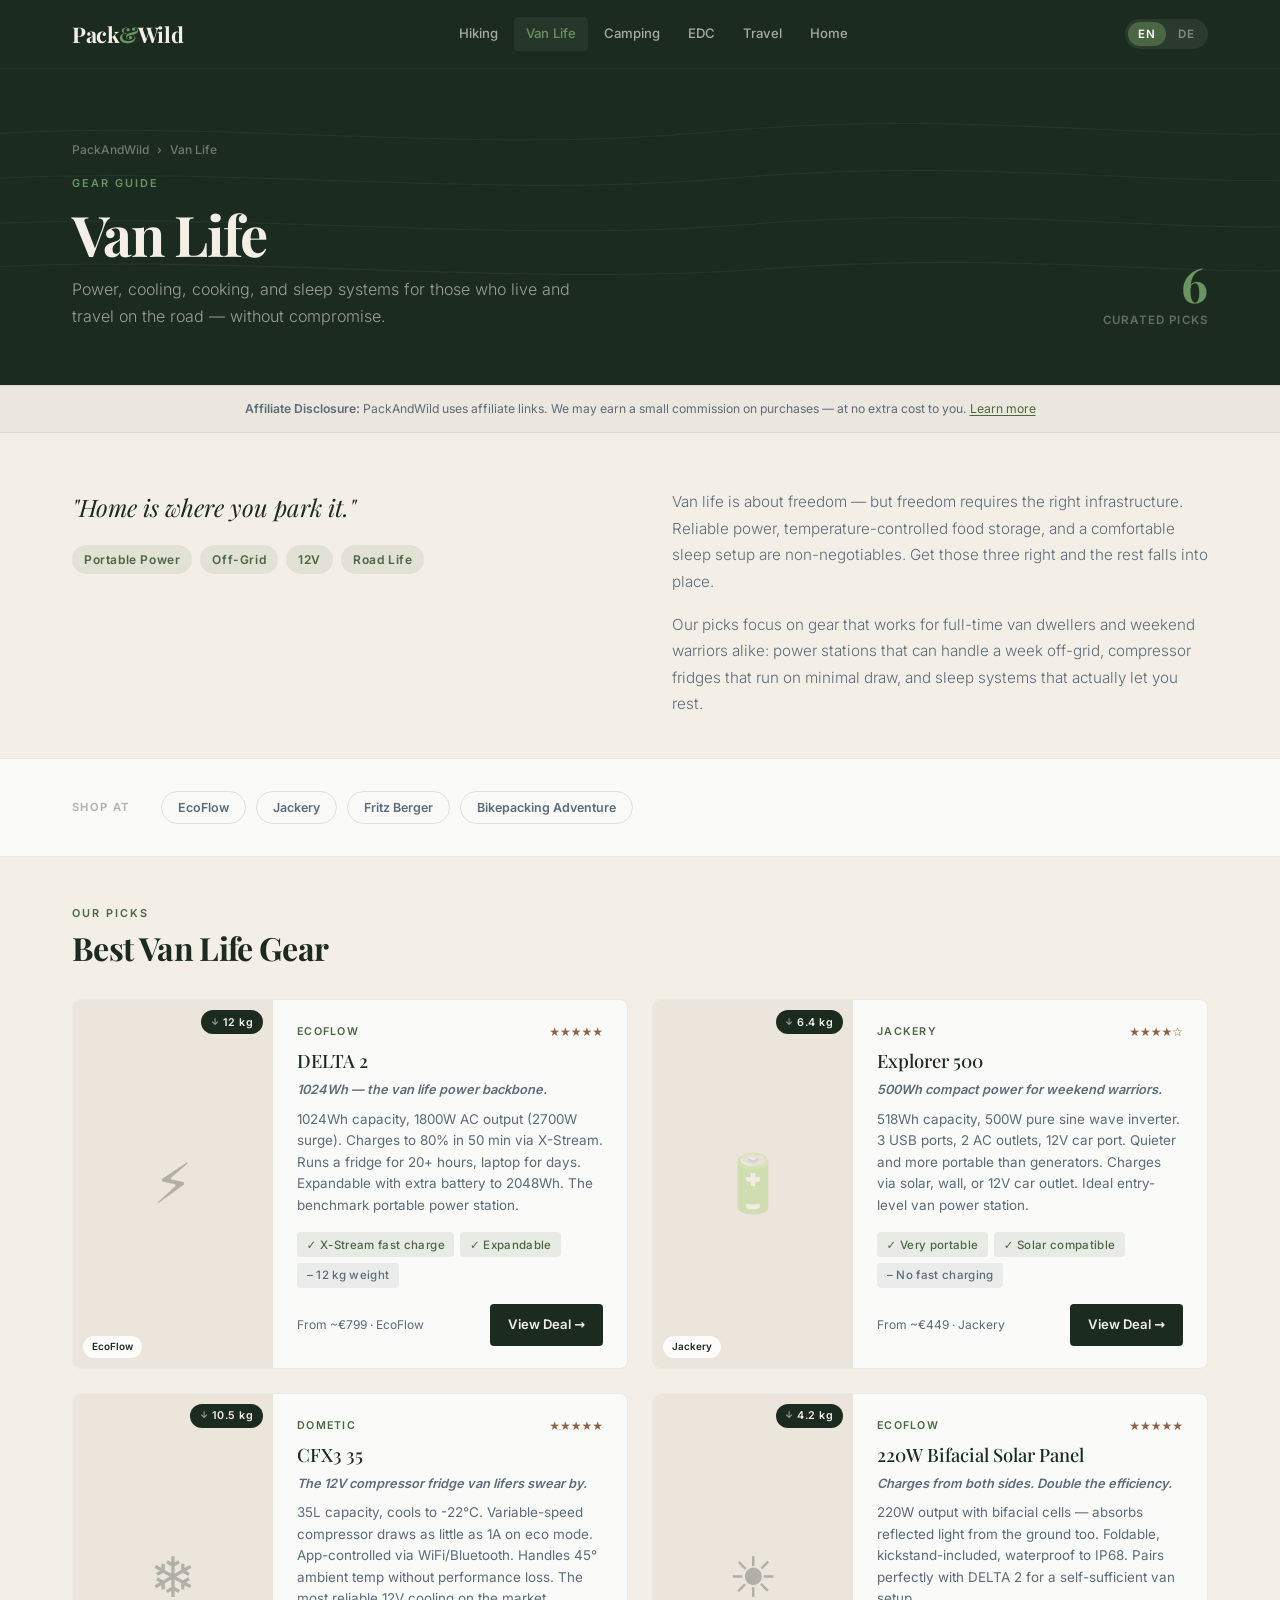
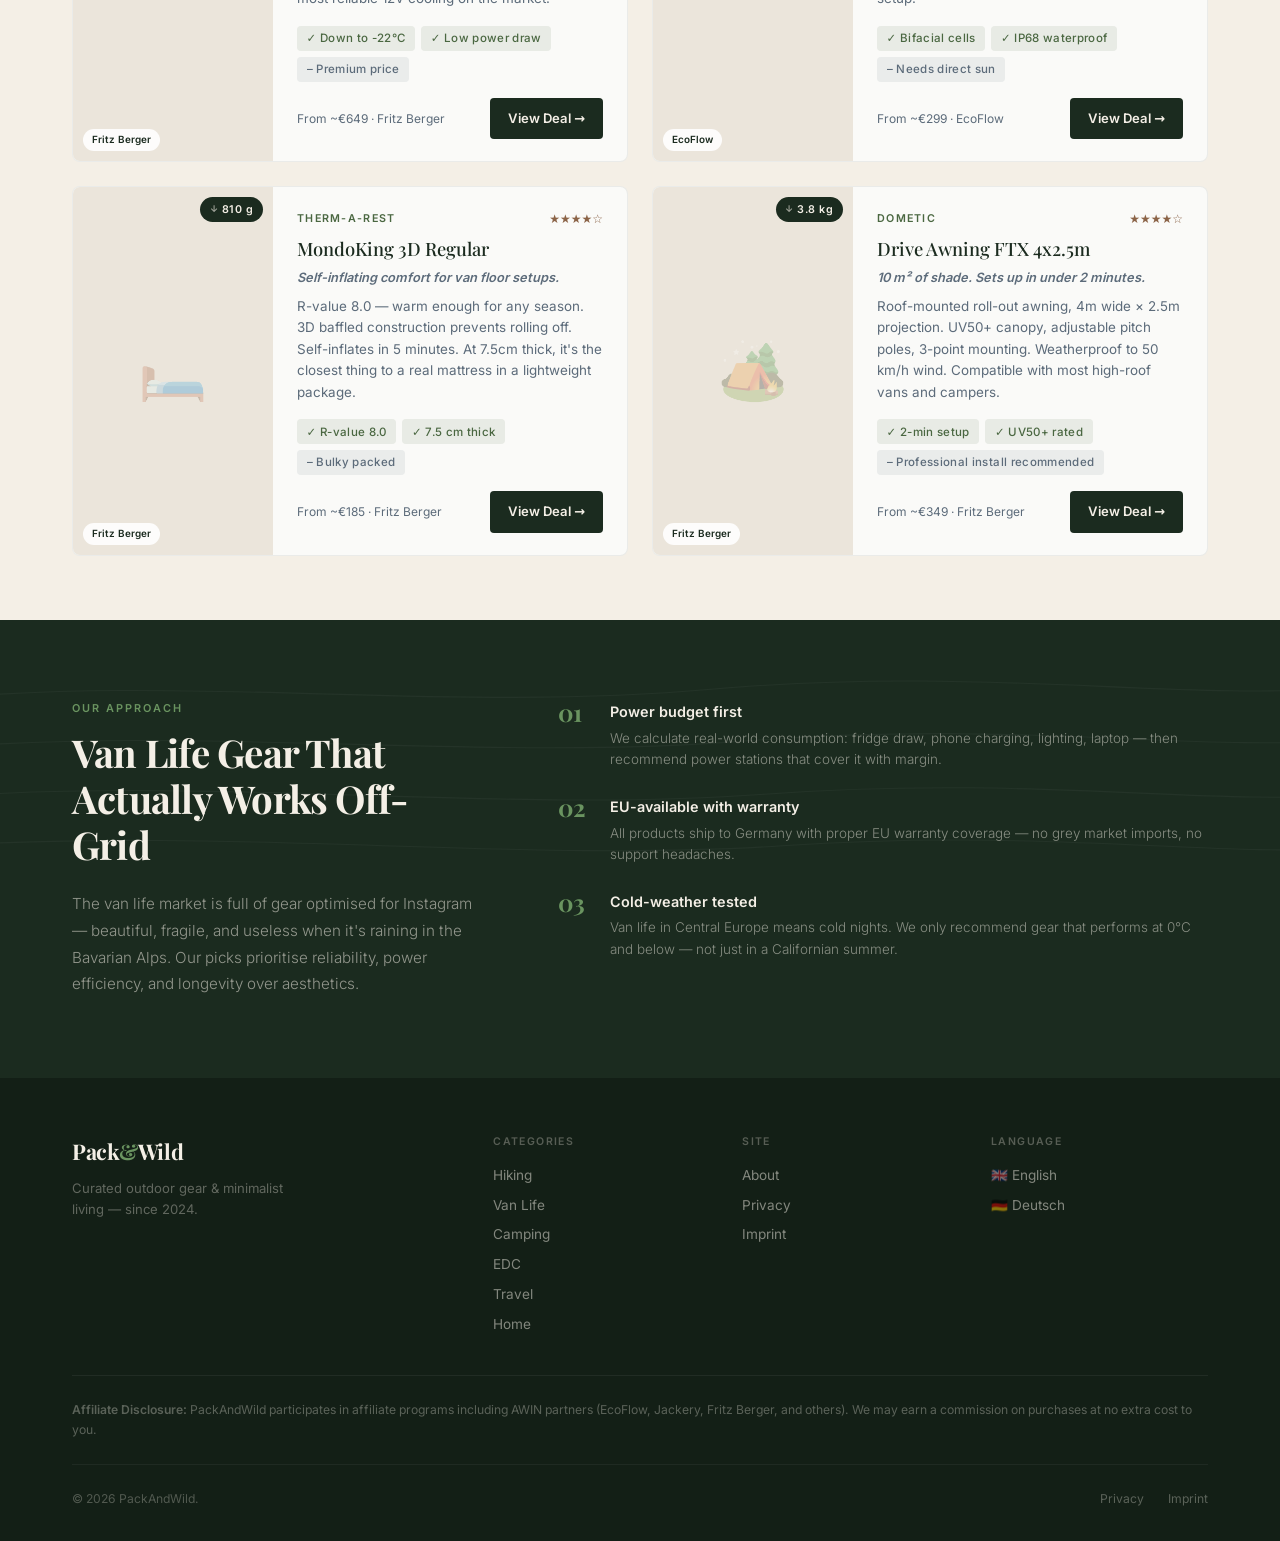
<file: vanlife/index.html>
<!DOCTYPE html>
<html lang="en" data-lang="en">
<head>
  <meta charset="UTF-8"><link rel="icon" type="image/svg+xml" href="../favicon.svg">
  <meta name="viewport" content="width=device-width, initial-scale=1.0">
  <title>Van Life Essentials — PackAndWild</title>
  <meta name="description" content="Curated van life gear: portable power stations, fridges, awnings, and sleep systems for life on the road.">
  <link rel="canonical" href="https://packandwild.de/vanlife/">
  <link rel="alternate" hreflang="en" href="https://packandwild.de/vanlife/">
  <link rel="alternate" hreflang="de" href="https://packandwild.de/de/vanlife/">
  <link rel="alternate" hreflang="x-default" href="https://packandwild.de/vanlife/">
  <link rel="stylesheet" href="../fonts/fonts.css">
  <style>
    :root{--forest:#1B2B1F;--forest-deep:#131F16;--forest-mid:#243728;--sage:#4A6741;--sage-light:#6A9460;--cream:#F4EFE6;--cream-dark:#EBE5DB;--white:#FAFAF8;--slate:#5C6B7A;--bark:#8B6347;--bark-light:#9E7259;--font-display:'Playfair Display',Georgia,serif;--font-body:'Inter',system-ui,sans-serif;--radius-sm:4px;--radius-md:8px;--transition:.22s ease;--max-w:1200px;--nav-h:68px}
    *,*::before,*::after{box-sizing:border-box;margin:0;padding:0}
    html{scroll-behavior:smooth}
    body{font-family:var(--font-body);background:var(--cream);color:var(--forest);line-height:1.6;font-size:16px;-webkit-font-smoothing:antialiased}
    a{color:inherit;text-decoration:none}img{max-width:100%;display:block}ul{list-style:none}button{font-family:var(--font-body);cursor:pointer}
    html[data-lang="en"] [lang="de"]{display:none!important}html[data-lang="de"] [lang="en"]{display:none!important}
    .container{max-width:var(--max-w);margin:0 auto;padding:0 2rem}
    @media(max-width:600px){.container{padding:0 1.25rem}}
    .btn{display:inline-flex;align-items:center;gap:.5rem;padding:.875rem 1.75rem;font-size:.875rem;font-weight:600;letter-spacing:.02em;border-radius:var(--radius-sm);border:none;transition:all var(--transition);white-space:nowrap;cursor:pointer}
    .btn--primary{background:var(--bark);color:var(--white)}.btn--primary:hover{background:var(--bark-light);transform:translateY(-1px)}
    .btn--ghost{background:transparent;color:var(--cream);border:1px solid rgba(244,239,230,.25)}.btn--ghost:hover{border-color:rgba(244,239,230,.6)}
    .nav{position:sticky;top:0;z-index:200;height:var(--nav-h);background:var(--forest);display:flex;align-items:center;box-shadow:0 1px 0 rgba(255,255,255,.04)}
    .nav__inner{display:flex;align-items:center;justify-content:space-between;width:100%;max-width:var(--max-w);margin:0 auto;padding:0 2rem;gap:1.5rem}
    .nav__logo{font-family:var(--font-display);font-size:1.35rem;font-weight:700;color:var(--cream);letter-spacing:-.02em;flex-shrink:0}
    .nav__logo-accent{color:var(--sage-light)}
    .nav__links{display:flex;align-items:center;gap:.25rem}
    .nav__links a{padding:.4rem .75rem;font-size:.82rem;font-weight:500;color:rgba(244,239,230,.65);border-radius:var(--radius-sm);transition:all var(--transition)}
    .nav__links a:hover,.nav__links a.is-current{color:var(--cream);background:rgba(255,255,255,.05)}
    .nav__links a.is-current{color:var(--sage-light)}
    .nav__right{display:flex;align-items:center;gap:.75rem;flex-shrink:0}
    .lang-pill{display:flex;align-items:center;background:rgba(255,255,255,.07);border-radius:100px;padding:3px;gap:2px}
    .lang-pill__btn{background:none;border:none;color:rgba(244,239,230,.45);font-size:.72rem;font-weight:700;letter-spacing:.06em;padding:.3rem .65rem;border-radius:100px;transition:all var(--transition)}
    .lang-pill__btn.is-active{background:var(--sage);color:#fff}
    .nav__hamburger{display:none;flex-direction:column;gap:5px;background:none;border:none;padding:6px}
    .nav__hamburger span{display:block;width:22px;height:1.5px;background:rgba(244,239,230,.7);border-radius:2px}
    .nav__drawer{display:none;position:fixed;top:var(--nav-h);left:0;right:0;background:var(--forest-mid);padding:1rem 2rem 1.5rem;border-top:1px solid rgba(255,255,255,.06);z-index:199;box-shadow:0 12px 32px rgba(0,0,0,.3)}
    .nav__drawer.is-open{display:block}
    .nav__drawer a{display:block;padding:.75rem 0;font-size:.95rem;font-weight:500;color:rgba(244,239,230,.75);border-bottom:1px solid rgba(255,255,255,.06);transition:color var(--transition)}
    .nav__drawer a:hover{color:var(--cream)}
    @media(max-width:900px){.nav__links{display:none}.nav__hamburger{display:flex}}
    @media(max-width:600px){.nav__inner{padding:0 1.25rem}}
    .page-banner{background:var(--forest);padding:4.5rem 0 3.5rem;position:relative;overflow:hidden}
    .page-banner__topo{position:absolute;inset:0;pointer-events:none}
    .page-banner__inner{position:relative;z-index:1;display:flex;align-items:flex-end;justify-content:space-between;flex-wrap:wrap;gap:1.5rem}
    .breadcrumb{display:flex;align-items:center;gap:.5rem;font-size:.75rem;color:rgba(244,239,230,.4);font-weight:500;margin-bottom:1rem}
    .breadcrumb a{color:rgba(244,239,230,.4);transition:color var(--transition)}.breadcrumb a:hover{color:var(--sage-light)}
    .page-banner__eyebrow{font-size:.68rem;font-weight:600;letter-spacing:.18em;text-transform:uppercase;color:var(--sage-light);margin-bottom:.625rem}
    .page-banner__title{font-family:var(--font-display);font-size:clamp(2rem,4.5vw,3.5rem);font-weight:700;color:var(--cream);line-height:1.1;letter-spacing:-.03em;margin-bottom:.75rem}
    .page-banner__sub{font-size:1rem;color:rgba(244,239,230,.6);max-width:500px;font-weight:300;line-height:1.65}
    .page-banner__stat{display:flex;flex-direction:column;align-items:flex-end;gap:.25rem;flex-shrink:0}
    .page-banner__stat-num{font-family:var(--font-display);font-size:3rem;font-weight:700;color:var(--sage-light);line-height:1}
    .page-banner__stat-label{font-size:.72rem;font-weight:600;letter-spacing:.1em;text-transform:uppercase;color:rgba(244,239,230,.35)}
    @media(max-width:600px){.page-banner__stat{display:none}}
    .disclosure-bar{background:rgba(27,43,31,.04);border-top:1px solid rgba(27,43,31,.07);border-bottom:1px solid rgba(27,43,31,.07);padding:.875rem 0}
    .disclosure-bar p{font-size:.76rem;color:var(--slate);line-height:1.5;text-align:center}
    .disclosure-bar a{color:var(--sage);text-decoration:underline;text-underline-offset:2px}
    .intro-section{padding:3.5rem 0 2.5rem;border-bottom:1px solid rgba(27,43,31,.07)}
    .intro-section__inner{display:grid;grid-template-columns:1fr 1fr;gap:4rem;align-items:start}
    @media(max-width:700px){.intro-section__inner{grid-template-columns:1fr;gap:1.5rem}}
    .intro-section__lead{font-family:var(--font-display);font-size:1.5rem;font-style:italic;font-weight:400;color:var(--forest);line-height:1.5}
    .intro-section__body{font-size:.95rem;color:var(--slate);line-height:1.75;font-weight:300}
    .intro-section__body p+p{margin-top:1rem}
    .intro-section__tags{display:flex;flex-wrap:wrap;gap:.5rem;margin-top:1.25rem}
    .tag{padding:.3rem .75rem;background:rgba(74,103,65,.1);color:var(--sage);font-size:.75rem;font-weight:600;letter-spacing:.05em;border-radius:100px}
    .merchants-strip{background:var(--white);padding:2rem 0;border-bottom:1px solid rgba(27,43,31,.07)}
    .merchants-strip__inner{display:flex;align-items:center;gap:2rem;flex-wrap:wrap}
    .merchants-strip__label{font-size:.7rem;font-weight:600;letter-spacing:.12em;text-transform:uppercase;color:rgba(27,43,31,.35);flex-shrink:0}
    .merchants-strip__list{display:flex;flex-wrap:wrap;gap:.625rem}
    .merchant-pill{padding:.35rem 1rem;border:1px solid rgba(27,43,31,.12);border-radius:100px;font-size:.78rem;font-weight:600;color:var(--slate);transition:all var(--transition)}
    .merchant-pill:hover{border-color:var(--sage);color:var(--sage);background:rgba(74,103,65,.05)}
    .products-section{padding:3rem 0 4rem}
    .products-header{display:flex;align-items:flex-end;justify-content:space-between;margin-bottom:2rem;flex-wrap:wrap;gap:1rem}
    .section-label{display:block;font-size:.68rem;font-weight:600;letter-spacing:.18em;text-transform:uppercase;color:var(--sage);margin-bottom:.4rem}
    .section-title{font-family:var(--font-display);font-size:clamp(1.5rem,2.5vw,2.1rem);font-weight:700;line-height:1.2;letter-spacing:-.02em}
    .product-grid{display:grid;grid-template-columns:repeat(2,1fr);gap:1.5rem}
    @media(max-width:700px){.product-grid{grid-template-columns:1fr}}
    .prod-card{background:var(--white);border-radius:var(--radius-md);border:1px solid rgba(27,43,31,.07);display:flex;overflow:hidden;transition:transform .25s ease,box-shadow .25s ease}
    .prod-card:hover{transform:translateY(-3px);box-shadow:0 14px 36px rgba(27,43,31,.1)}
    .prod-card__thumb{width:200px;min-width:200px;background:var(--cream-dark);position:relative;display:flex;align-items:center;justify-content:center;flex-shrink:0}
    @media(max-width:500px){.prod-card{flex-direction:column}.prod-card__thumb{width:100%;min-width:auto;height:180px}}
    .prod-card__placeholder{font-size:3.5rem;opacity:.28}
    .weight-badge{position:absolute;top:10px;right:10px;background:var(--forest);color:var(--cream);font-size:.67rem;font-weight:700;padding:.22rem .6rem;border-radius:100px;letter-spacing:.05em;display:flex;align-items:center;gap:.2rem}
    .weight-badge::before{content:'↓';font-size:.58rem;opacity:.65}
    .merchant-badge{position:absolute;bottom:10px;left:10px;background:rgba(255,255,255,.9);color:var(--forest);font-size:.62rem;font-weight:700;padding:.2rem .55rem;border-radius:100px}
    .prod-card__body{padding:1.375rem 1.5rem;display:flex;flex-direction:column;flex:1}
    .prod-card__meta{display:flex;align-items:center;justify-content:space-between;margin-bottom:.5rem}
    .prod-card__brand{font-size:.67rem;font-weight:700;letter-spacing:.12em;text-transform:uppercase;color:var(--sage)}
    .prod-card__rating{display:flex;align-items:center;gap:.25rem;font-size:.75rem;color:var(--bark);font-weight:600}
    .prod-card__name{font-family:var(--font-display);font-size:1.15rem;font-weight:500;color:var(--forest);line-height:1.25;margin-bottom:.5rem}
    .prod-card__tagline{font-size:.8rem;font-weight:600;color:var(--slate);font-style:italic;margin-bottom:.5rem}
    .prod-card__desc{font-size:.84rem;color:var(--slate);line-height:1.6;flex:1;margin-bottom:1rem}
    .prod-card__highlights{display:flex;flex-wrap:wrap;gap:.375rem;margin-bottom:1rem}
    .highlight{font-size:.72rem;font-weight:500;padding:.2rem .6rem;border-radius:4px;letter-spacing:.03em}
    .highlight--pro{background:rgba(74,103,65,.1);color:var(--sage)}.highlight--con{background:rgba(92,107,122,.1);color:var(--slate)}
    .prod-card__footer{display:flex;align-items:center;justify-content:space-between;gap:.75rem;flex-wrap:wrap}
    .prod-card__price-info{font-size:.75rem;color:var(--slate)}
    .prod-card__cta{display:inline-flex;align-items:center;gap:.4rem;padding:.65rem 1.125rem;background:var(--forest);color:var(--cream);font-size:.82rem;font-weight:600;border-radius:var(--radius-sm);transition:background var(--transition)}
    .prod-card__cta:hover{background:var(--sage)}
    .why-section{background:var(--forest);padding:5rem 0;position:relative;overflow:hidden}
    .why-section__topo{position:absolute;inset:0;pointer-events:none}
    .why-section__inner{position:relative;z-index:1;display:grid;grid-template-columns:1fr 1.6fr;gap:5rem;align-items:start}
    @media(max-width:800px){.why-section__inner{grid-template-columns:1fr;gap:2.5rem}}
    .why-section__label{font-size:.68rem;font-weight:600;letter-spacing:.18em;text-transform:uppercase;color:var(--sage-light);margin-bottom:.75rem}
    .why-section__title{font-family:var(--font-display);font-size:clamp(1.75rem,3vw,2.5rem);font-weight:700;color:var(--cream);line-height:1.2;letter-spacing:-.02em;margin-bottom:1.5rem}
    .why-section__text{font-size:.95rem;color:rgba(244,239,230,.55);line-height:1.75;font-weight:300}
    .why-section__text p+p{margin-top:1rem}
    .why-criteria{display:flex;flex-direction:column;gap:1.5rem}
    .criterion{display:flex;gap:1.25rem;align-items:flex-start}
    .criterion__num{font-family:var(--font-display);font-size:1.5rem;font-weight:700;color:var(--sage-light);line-height:1;flex-shrink:0;min-width:2rem}
    .criterion__title{font-size:.9rem;font-weight:600;color:var(--cream);margin-bottom:.3rem}
    .criterion__desc{font-size:.84rem;color:rgba(244,239,230,.5);line-height:1.6;font-weight:300}
    .footer{background:var(--forest-deep);padding:3.5rem 0 2rem}
    .footer__top{display:grid;grid-template-columns:1fr 2fr;gap:4rem;padding-bottom:2.5rem;border-bottom:1px solid rgba(255,255,255,.06);margin-bottom:1.5rem}
    @media(max-width:700px){.footer__top{grid-template-columns:1fr;gap:2rem}}
    .footer__brand-logo{font-family:var(--font-display);font-size:1.35rem;font-weight:700;color:var(--cream);letter-spacing:-.02em;margin-bottom:.625rem}
    .footer__brand-logo span{color:var(--sage-light)}
    .footer__brand-tagline{font-size:.82rem;color:rgba(244,239,230,.35);line-height:1.6;max-width:220px}
    .footer__nav-grid{display:grid;grid-template-columns:repeat(3,1fr);gap:2rem}
    @media(max-width:500px){.footer__nav-grid{grid-template-columns:repeat(2,1fr);gap:1.5rem}}
    .footer__nav-title{font-size:.66rem;font-weight:700;letter-spacing:.13em;text-transform:uppercase;color:rgba(244,239,230,.3);margin-bottom:.875rem}
    .footer__nav-links{display:flex;flex-direction:column;gap:.5rem}
    .footer__nav-links a{font-size:.85rem;color:rgba(244,239,230,.5);transition:color var(--transition)}.footer__nav-links a:hover{color:var(--cream)}
    .footer__disclosure{font-size:.76rem;color:rgba(244,239,230,.32);line-height:1.65;padding-bottom:1.5rem;border-bottom:1px solid rgba(255,255,255,.05);margin-bottom:1.5rem}
    .footer__bottom{display:flex;justify-content:space-between;align-items:center;flex-wrap:wrap;gap:.75rem}
    .footer__copy{font-size:.76rem;color:rgba(244,239,230,.28)}
    .footer__legal{display:flex;gap:1.5rem}
    .footer__legal a{font-size:.76rem;color:rgba(244,239,230,.32);transition:color var(--transition)}.footer__legal a:hover{color:rgba(244,239,230,.7)}
  </style>
  <meta property="og:type" content="website">
  <meta property="og:url" content="https://packandwild.de/vanlife/">
  <meta property="og:site_name" content="PackAndWild">
  <meta property="og:title" content="Best Van Life Gear 2026 — Power, Solar & Camping | PackAndWild">
  <meta property="og:description" content="Power stations, solar panels, portable fridges, and van life essentials. Curated for full-time van dwellers and weekend warriors.">
  <meta property="og:image" content="https://packandwild.de/img/og-vanlife.jpg">
  <meta property="og:locale" content="en_GB">
  <meta property="og:locale:alternate" content="de_DE">
  <meta name="twitter:card" content="summary_large_image">
  <meta name="twitter:title" content="Best Van Life Gear 2026 — Power, Solar & Camping | PackAndWild">
  <meta name="twitter:description" content="Power stations, solar panels, portable fridges, and van life essentials. Curated for full-time van dwellers and weekend warriors.">
  <meta name="twitter:image" content="https://packandwild.de/img/og-vanlife.jpg">
</head>
<body>

  <header class="nav">
    <div class="nav__inner">
      <a href="/" class="nav__logo">Pack<span class="nav__logo-accent">&</span>Wild</a>
      <nav class="nav__links">
        <a href="/hiking/" lang="en">Hiking</a><a href="/de/wandern/" lang="de">Wandern</a>
        <a href="/vanlife/" class="is-current" lang="en" aria-current="page">Van Life</a><a href="/de/vanlife/" class="is-current" lang="de" aria-current="page">Van Life</a>
        <a href="/camping/" lang="en">Camping</a><a href="/de/camping/" lang="de">Camping</a>
        <a href="/edc/">EDC</a>
        <a href="/travel/" lang="en">Travel</a><a href="/de/reisen/" lang="de">Reisen</a>
        <a href="/home/" lang="en">Home</a><a href="/de/zuhause/" lang="de">Zuhause</a>
      </nav>
      <div class="nav__right">
        <div class="lang-pill"><button class="lang-pill__btn is-active" id="btn-en" onclick="setLang('en')">EN</button><button class="lang-pill__btn" id="btn-de" onclick="setLang('de')">DE</button></div>
        <button class="nav__hamburger" id="hamburger" aria-label="Open menu" aria-expanded="false" aria-controls="nav-drawer"><span></span><span></span><span></span></button>
      </div>
    </div>
    <nav class="nav__drawer" id="nav-drawer">
      <a href="/hiking/"><span lang="en">Hiking</span><span lang="de">Wandern</span></a>
      <a href="/vanlife/">Van Life</a>
      <a href="/camping/">Camping</a>
      <a href="/edc/">EDC</a>
      <a href="/travel/"><span lang="en">Travel</span><span lang="de">Reisen</span></a>
      <a href="/home/"><span lang="en">Home</span><span lang="de">Zuhause</span></a>
      <a href="/about/"><span lang="en">About</span><span lang="de">Über uns</span></a>
    </nav>
  </header>

  <section class="page-banner">
    <svg class="page-banner__topo" viewBox="0 0 1440 280" preserveAspectRatio="xMidYMid slice" xmlns="http://www.w3.org/2000/svg" aria-hidden="true">
      <g fill="none" stroke="rgba(255,255,255,0.05)" stroke-width="1.2">
        <path d="M -80,80 C 200,50 500,100 800,72 C 1100,44 1320,88 1520,70"/>
        <path d="M -80,130 C 200,102 520,150 820,124 C 1120,98 1340,140 1520,122"/>
        <path d="M -80,180 C 220,154 540,200 840,176 C 1140,152 1350,192 1520,174"/>
        <path d="M -80,228 C 240,204 560,248 860,226 C 1160,204 1360,240 1520,224"/>
      </g>
    </svg>
    <div class="container">
      <div class="page-banner__inner">
        <div>
          <nav class="breadcrumb"><a href="/">PackAndWild</a><span>›</span><span lang="en">Van Life</span><span lang="de">Van Life</span></nav>
          <div class="page-banner__eyebrow"><span lang="en">Gear Guide</span><span lang="de">Ausrüstungsguide</span></div>
          <h1 class="page-banner__title">Van Life</h1>
          <p class="page-banner__sub">
            <span lang="en">Power, cooling, cooking, and sleep systems for those who live and travel on the road — without compromise.</span>
            <span lang="de">Strom, Kühlung, Kochen und Schlafsysteme für alle, die auf der Straße leben und reisen — ohne Kompromisse.</span>
          </p>
        </div>
        <div class="page-banner__stat"><span class="page-banner__stat-num">6</span><span class="page-banner__stat-label" lang="en">Curated Picks</span><span class="page-banner__stat-label" lang="de">Kuratierte Picks</span></div>
      </div>
    </div>
  </section>

  <div class="disclosure-bar">
    <div class="container">
      <p lang="en"><strong>Affiliate Disclosure:</strong> PackAndWild uses affiliate links. We may earn a small commission on purchases — at no extra cost to you. <a href="/about/#disclosure">Learn more</a></p>
      <p lang="de"><strong>Affiliate-Hinweis:</strong> PackAndWild verwendet Affiliate-Links. Beim Kauf erhalten wir eine kleine Provision — ohne Mehrkosten für dich. <a href="/de/ueber-uns/#disclosure">Mehr erfahren</a></p>
    </div>
  </div>

  <div class="intro-section">
    <div class="container">
      <div class="intro-section__inner">
        <div>
          <p class="intro-section__lead">
            <span lang="en">"Home is where you park it."</span>
            <span lang="de">„Zuhause ist da, wo du parkst."</span>
          </p>
          <div class="intro-section__tags"><span class="tag">Portable Power</span><span class="tag">Off-Grid</span><span class="tag">12V</span><span class="tag" lang="en">Road Life</span><span class="tag" lang="de">Roadlife</span></div>
        </div>
        <div class="intro-section__body">
          <p lang="en">Van life is about freedom — but freedom requires the right infrastructure. Reliable power, temperature-controlled food storage, and a comfortable sleep setup are non-negotiables. Get those three right and the rest falls into place.</p>
          <p lang="en">Our picks focus on gear that works for full-time van dwellers and weekend warriors alike: power stations that can handle a week off-grid, compressor fridges that run on minimal draw, and sleep systems that actually let you rest.</p>
          <p lang="de">Van Life steht für Freiheit — aber Freiheit erfordert die richtige Infrastruktur. Zuverlässiger Strom, temperaturkontrollierte Lebensmittellagerung und ein komfortables Schlafsystem sind nicht verhandelbar. Wer diese drei im Griff hat, dem fällt der Rest leicht.</p>
          <p lang="de">Unsere Auswahl richtet sich an Vollzeit-Van-Lifer und Wochenend-Ausreißer: Powerstations für eine Woche Off-Grid, Kompressorkühlboxen mit minimalem Stromverbrauch und Schlafsysteme, die echte Erholung bringen.</p>
        </div>
      </div>
    </div>
  </div>

  <div class="merchants-strip">
    <div class="container">
      <div class="merchants-strip__inner">
        <span class="merchants-strip__label" lang="en">Shop at</span><span class="merchants-strip__label" lang="de">Kaufen bei</span>
        <div class="merchants-strip__list">
          <a href="#" class="merchant-pill" rel="nofollow">EcoFlow</a>
          <a href="#" class="merchant-pill" rel="nofollow">Jackery</a>
          <a href="#" class="merchant-pill" rel="nofollow">Fritz Berger</a>
          <a href="#" class="merchant-pill" rel="nofollow">Bikepacking Adventure</a>
        </div>
      </div>
    </div>
  </div>

  <section class="products-section">
    <div class="container">
      <div class="products-header">
        <div>
          <span class="section-label"><span lang="en">Our Picks</span><span lang="de">Unsere Picks</span></span>
          <h2 class="section-title"><span lang="en">Best Van Life Gear</span><span lang="de">Beste Van-Life-Ausrüstung</span></h2>
        </div>
      </div>
      <div class="product-grid">

        <article class="prod-card">
          <div class="prod-card__thumb">
            <span class="prod-card__placeholder">⚡</span>
            <span class="weight-badge">12 kg</span>
            <span class="merchant-badge">EcoFlow</span>
          </div>
          <div class="prod-card__body">
            <div class="prod-card__meta"><span class="prod-card__brand">EcoFlow</span><span class="prod-card__rating">★★★★★</span></div>
            <div class="prod-card__name">DELTA 2</div>
            <p class="prod-card__tagline"><span lang="en">1024Wh — the van life power backbone.</span><span lang="de">1024Wh — das Rückgrat jeder Van-Stromversorgung.</span></p>
            <p class="prod-card__desc">
              <span lang="en">1024Wh capacity, 1800W AC output (2700W surge). Charges to 80% in 50 min via X-Stream. Runs a fridge for 20+ hours, laptop for days. Expandable with extra battery to 2048Wh. The benchmark portable power station.</span>
              <span lang="de">1024Wh Kapazität, 1800W AC-Ausgang (2700W Spitze). Lädt per X-Stream in 50 Min auf 80%. Betreibt eine Kühlbox 20+ Stunden, Laptop tagelang. Mit Zusatzakku auf 2048Wh erweiterbar.</span>
            </p>
            <div class="prod-card__highlights">
              <span class="highlight highlight--pro" lang="en">✓ X-Stream fast charge</span><span class="highlight highlight--pro" lang="de">✓ X-Stream Schnellladen</span>
              <span class="highlight highlight--pro" lang="en">✓ Expandable</span><span class="highlight highlight--pro" lang="de">✓ Erweiterbar</span>
              <span class="highlight highlight--con" lang="en">– 12 kg weight</span><span class="highlight highlight--con" lang="de">– 12 kg Gewicht</span>
            </div>
            <div class="prod-card__footer">
              <span class="prod-card__price-info" lang="en">From ~€799 · EcoFlow</span><span class="prod-card__price-info" lang="de">Ab ~799 € · EcoFlow</span>
              <a href="#" class="prod-card__cta" rel="nofollow sponsored"><span lang="en">View Deal →</span><span lang="de">Angebot →</span></a>
            </div>
          </div>
        </article>

        <article class="prod-card">
          <div class="prod-card__thumb">
            <span class="prod-card__placeholder">🔋</span>
            <span class="weight-badge">6.4 kg</span>
            <span class="merchant-badge">Jackery</span>
          </div>
          <div class="prod-card__body">
            <div class="prod-card__meta"><span class="prod-card__brand">Jackery</span><span class="prod-card__rating">★★★★☆</span></div>
            <div class="prod-card__name">Explorer 500</div>
            <p class="prod-card__tagline"><span lang="en">500Wh compact power for weekend warriors.</span><span lang="de">500Wh kompakte Energie für Wochenendabenteurer.</span></p>
            <p class="prod-card__desc">
              <span lang="en">518Wh capacity, 500W pure sine wave inverter. 3 USB ports, 2 AC outlets, 12V car port. Quieter and more portable than generators. Charges via solar, wall, or 12V car outlet. Ideal entry-level van power station.</span>
              <span lang="de">518Wh Kapazität, 500W reiner Sinuswechselrichter. 3 USB-Ports, 2 AC-Ausgänge, 12V-Autoanschluss. Leiser und portabler als Generatoren. Lädt per Solar, Steckdose oder 12V.</span>
            </p>
            <div class="prod-card__highlights">
              <span class="highlight highlight--pro" lang="en">✓ Very portable</span><span class="highlight highlight--pro" lang="de">✓ Sehr portabel</span>
              <span class="highlight highlight--pro" lang="en">✓ Solar compatible</span><span class="highlight highlight--pro" lang="de">✓ Solar-kompatibel</span>
              <span class="highlight highlight--con" lang="en">– No fast charging</span><span class="highlight highlight--con" lang="de">– Kein Schnellladen</span>
            </div>
            <div class="prod-card__footer">
              <span class="prod-card__price-info" lang="en">From ~€449 · Jackery</span><span class="prod-card__price-info" lang="de">Ab ~449 € · Jackery</span>
              <a href="#" class="prod-card__cta" rel="nofollow sponsored"><span lang="en">View Deal →</span><span lang="de">Angebot →</span></a>
            </div>
          </div>
        </article>

        <article class="prod-card">
          <div class="prod-card__thumb">
            <span class="prod-card__placeholder">❄️</span>
            <span class="weight-badge">10.5 kg</span>
            <span class="merchant-badge">Fritz Berger</span>
          </div>
          <div class="prod-card__body">
            <div class="prod-card__meta"><span class="prod-card__brand">Dometic</span><span class="prod-card__rating">★★★★★</span></div>
            <div class="prod-card__name">CFX3 35</div>
            <p class="prod-card__tagline"><span lang="en">The 12V compressor fridge van lifers swear by.</span><span lang="de">Die 12V-Kompressorkühlbox für ernsthafte Van Lifer.</span></p>
            <p class="prod-card__desc">
              <span lang="en">35L capacity, cools to -22°C. Variable-speed compressor draws as little as 1A on eco mode. App-controlled via WiFi/Bluetooth. Handles 45° ambient temp without performance loss. The most reliable 12V cooling on the market.</span>
              <span lang="de">35L Fassungsvermögen, kühlt bis -22°C. Drehzahlvariabler Kompressor zieht im Eco-Modus nur 1A. App-gesteuert per WLAN/Bluetooth. Hält bis 45°C Umgebungstemperatur stand.</span>
            </p>
            <div class="prod-card__highlights">
              <span class="highlight highlight--pro" lang="en">✓ Down to -22°C</span><span class="highlight highlight--pro" lang="de">✓ Bis -22°C</span>
              <span class="highlight highlight--pro" lang="en">✓ Low power draw</span><span class="highlight highlight--pro" lang="de">✓ Niedriger Stromverbrauch</span>
              <span class="highlight highlight--con" lang="en">– Premium price</span><span class="highlight highlight--con" lang="de">– Premium-Preis</span>
            </div>
            <div class="prod-card__footer">
              <span class="prod-card__price-info" lang="en">From ~€649 · Fritz Berger</span><span class="prod-card__price-info" lang="de">Ab ~649 € · Fritz Berger</span>
              <a href="#" class="prod-card__cta" rel="nofollow sponsored"><span lang="en">View Deal →</span><span lang="de">Angebot →</span></a>
            </div>
          </div>
        </article>

        <article class="prod-card">
          <div class="prod-card__thumb">
            <span class="prod-card__placeholder">☀️</span>
            <span class="weight-badge">4.2 kg</span>
            <span class="merchant-badge">EcoFlow</span>
          </div>
          <div class="prod-card__body">
            <div class="prod-card__meta"><span class="prod-card__brand">EcoFlow</span><span class="prod-card__rating">★★★★★</span></div>
            <div class="prod-card__name">220W Bifacial Solar Panel</div>
            <p class="prod-card__tagline"><span lang="en">Charges from both sides. Double the efficiency.</span><span lang="de">Lädt von beiden Seiten. Doppelte Effizienz.</span></p>
            <p class="prod-card__desc">
              <span lang="en">220W output with bifacial cells — absorbs reflected light from the ground too. Foldable, kickstand-included, waterproof to IP68. Pairs perfectly with DELTA 2 for a self-sufficient van setup.</span>
              <span lang="de">220W mit bifazialen Zellen — absorbiert auch reflektiertes Bodenlicht. Faltbar, mit Ständer, wasserdicht nach IP68. Perfekte Ergänzung zur DELTA 2 für ein autarkes Van-Setup.</span>
            </p>
            <div class="prod-card__highlights">
              <span class="highlight highlight--pro" lang="en">✓ Bifacial cells</span><span class="highlight highlight--pro" lang="de">✓ Bifaziale Zellen</span>
              <span class="highlight highlight--pro" lang="en">✓ IP68 waterproof</span><span class="highlight highlight--pro" lang="de">✓ IP68 wasserdicht</span>
              <span class="highlight highlight--con" lang="en">– Needs direct sun</span><span class="highlight highlight--con" lang="de">– Braucht direkte Sonne</span>
            </div>
            <div class="prod-card__footer">
              <span class="prod-card__price-info" lang="en">From ~€299 · EcoFlow</span><span class="prod-card__price-info" lang="de">Ab ~299 € · EcoFlow</span>
              <a href="#" class="prod-card__cta" rel="nofollow sponsored"><span lang="en">View Deal →</span><span lang="de">Angebot →</span></a>
            </div>
          </div>
        </article>

        <article class="prod-card">
          <div class="prod-card__thumb">
            <span class="prod-card__placeholder">🛏️</span>
            <span class="weight-badge">810 g</span>
            <span class="merchant-badge">Fritz Berger</span>
          </div>
          <div class="prod-card__body">
            <div class="prod-card__meta"><span class="prod-card__brand">Therm-a-Rest</span><span class="prod-card__rating">★★★★☆</span></div>
            <div class="prod-card__name">MondoKing 3D Regular</div>
            <p class="prod-card__tagline"><span lang="en">Self-inflating comfort for van floor setups.</span><span lang="de">Selbstaufblasender Komfort für Van-Boden-Setups.</span></p>
            <p class="prod-card__desc">
              <span lang="en">R-value 8.0 — warm enough for any season. 3D baffled construction prevents rolling off. Self-inflates in 5 minutes. At 7.5cm thick, it's the closest thing to a real mattress in a lightweight package.</span>
              <span lang="de">R-Wert 8,0 — warm genug für jede Saison. 3D-Versteifungsstruktur verhindert Abrollen. Selbstaufblasend in 5 Minuten. 7,5 cm dick — so nah wie möglich an einer echten Matratze.</span>
            </p>
            <div class="prod-card__highlights">
              <span class="highlight highlight--pro" lang="en">✓ R-value 8.0</span><span class="highlight highlight--pro" lang="de">✓ R-Wert 8,0</span>
              <span class="highlight highlight--pro" lang="en">✓ 7.5 cm thick</span><span class="highlight highlight--pro" lang="de">✓ 7,5 cm dick</span>
              <span class="highlight highlight--con" lang="en">– Bulky packed</span><span class="highlight highlight--con" lang="de">– Groß zusammengerollt</span>
            </div>
            <div class="prod-card__footer">
              <span class="prod-card__price-info" lang="en">From ~€185 · Fritz Berger</span><span class="prod-card__price-info" lang="de">Ab ~185 € · Fritz Berger</span>
              <a href="#" class="prod-card__cta" rel="nofollow sponsored"><span lang="en">View Deal →</span><span lang="de">Angebot →</span></a>
            </div>
          </div>
        </article>

        <article class="prod-card">
          <div class="prod-card__thumb">
            <span class="prod-card__placeholder">🏕️</span>
            <span class="weight-badge">3.8 kg</span>
            <span class="merchant-badge">Fritz Berger</span>
          </div>
          <div class="prod-card__body">
            <div class="prod-card__meta"><span class="prod-card__brand">Dometic</span><span class="prod-card__rating">★★★★☆</span></div>
            <div class="prod-card__name">Drive Awning FTX 4x2.5m</div>
            <p class="prod-card__tagline"><span lang="en">10 m² of shade. Sets up in under 2 minutes.</span><span lang="de">10 m² Schatten. Aufgebaut in unter 2 Minuten.</span></p>
            <p class="prod-card__desc">
              <span lang="en">Roof-mounted roll-out awning, 4m wide × 2.5m projection. UV50+ canopy, adjustable pitch poles, 3-point mounting. Weatherproof to 50 km/h wind. Compatible with most high-roof vans and campers.</span>
              <span lang="de">Dachmontiertes Ausrollvordach, 4m breit × 2,5m Auszug. UV50+ Markise, verstellbare Stützstangen, 3-Punkt-Montage. Wetterfest bis 50 km/h Wind. Passt auf die meisten Hochdach-Vans.</span>
            </p>
            <div class="prod-card__highlights">
              <span class="highlight highlight--pro" lang="en">✓ 2-min setup</span><span class="highlight highlight--pro" lang="de">✓ 2-Min-Aufbau</span>
              <span class="highlight highlight--pro" lang="en">✓ UV50+ rated</span><span class="highlight highlight--pro" lang="de">✓ UV50+ bewertet</span>
              <span class="highlight highlight--con" lang="en">– Professional install recommended</span><span class="highlight highlight--con" lang="de">– Profi-Montage empfohlen</span>
            </div>
            <div class="prod-card__footer">
              <span class="prod-card__price-info" lang="en">From ~€349 · Fritz Berger</span><span class="prod-card__price-info" lang="de">Ab ~349 € · Fritz Berger</span>
              <a href="#" class="prod-card__cta" rel="nofollow sponsored"><span lang="en">View Deal →</span><span lang="de">Angebot →</span></a>
            </div>
          </div>
        </article>

      </div>
    </div>
  </section>

  <section class="why-section">
    <svg class="why-section__topo" viewBox="0 0 1440 400" preserveAspectRatio="xMidYMid slice" xmlns="http://www.w3.org/2000/svg" aria-hidden="true">
      <g fill="none" stroke="rgba(255,255,255,0.04)" stroke-width="1.2">
        <path d="M -80,90 C 200,60 500,105 800,78 C 1100,51 1320,92 1520,76"/>
        <path d="M -80,145 C 220,118 540,160 840,136 C 1140,112 1350,150 1520,134"/>
        <path d="M -80,200 C 240,175 560,218 860,196 C 1160,174 1360,210 1520,196"/>
        <path d="M -80,255 C 260,232 580,274 880,254 C 1180,234 1370,268 1520,256"/>
      </g>
    </svg>
    <div class="container">
      <div class="why-section__inner">
        <div>
          <div class="why-section__label"><span lang="en">Our Approach</span><span lang="de">Unser Ansatz</span></div>
          <h2 class="why-section__title"><span lang="en">Van Life Gear That Actually Works Off-Grid</span><span lang="de">Van-Life-Ausrüstung, die wirklich Off-Grid funktioniert</span></h2>
          <div class="why-section__text">
            <p lang="en">The van life market is full of gear optimised for Instagram — beautiful, fragile, and useless when it's raining in the Bavarian Alps. Our picks prioritise reliability, power efficiency, and longevity over aesthetics.</p>
            <p lang="de">Der Van-Life-Markt ist voll mit Ausrüstung, die für Instagram optimiert ist — schön, zerbrechlich und nutzlos, wenn es in den Bayerischen Alpen regnet. Wir priorisieren Zuverlässigkeit, Energieeffizienz und Langlebigkeit über Ästhetik.</p>
          </div>
        </div>
        <div class="why-criteria">
          <div class="criterion"><span class="criterion__num">01</span><div><div class="criterion__title"><span lang="en">Power budget first</span><span lang="de">Energiebudget zuerst</span></div><p class="criterion__desc"><span lang="en">We calculate real-world consumption: fridge draw, phone charging, lighting, laptop — then recommend power stations that cover it with margin.</span><span lang="de">Wir berechnen den realen Verbrauch: Kühlbox, Handy, Licht, Laptop — und empfehlen Powerstations mit ausreichend Puffer.</span></p></div></div>
          <div class="criterion"><span class="criterion__num">02</span><div><div class="criterion__title"><span lang="en">EU-available with warranty</span><span lang="de">In der EU erhältlich mit Garantie</span></div><p class="criterion__desc"><span lang="en">All products ship to Germany with proper EU warranty coverage — no grey market imports, no support headaches.</span><span lang="de">Alle Produkte liefern nach Deutschland mit EU-Garantie — keine Grauimporte, kein Support-Ärger.</span></p></div></div>
          <div class="criterion"><span class="criterion__num">03</span><div><div class="criterion__title"><span lang="en">Cold-weather tested</span><span lang="de">Kältewetter-getestet</span></div><p class="criterion__desc"><span lang="en">Van life in Central Europe means cold nights. We only recommend gear that performs at 0°C and below — not just in a Californian summer.</span><span lang="de">Van Life in Mitteleuropa bedeutet kalte Nächte. Wir empfehlen nur Ausrüstung, die bei 0°C und darunter funktioniert.</span></p></div></div>
        </div>
      </div>
    </div>
  </section>

  <footer class="footer">
    <div class="container">
      <div class="footer__top">
        <div>
          <div class="footer__brand-logo">Pack<span>&</span>Wild</div>
          <p class="footer__brand-tagline"><span lang="en">Curated outdoor gear &amp; minimalist living — since 2024.</span><span lang="de">Kuratierte Outdoor-Ausrüstung &amp; minimalistisches Leben — seit 2024.</span></p>
        </div>
        <div class="footer__nav-grid">
          <div>
            <div class="footer__nav-title" lang="en">Categories</div><div class="footer__nav-title" lang="de">Kategorien</div>
            <div class="footer__nav-links">
              <a href="/hiking/"><span lang="en">Hiking</span><span lang="de">Wandern</span></a>
              <a href="/vanlife/">Van Life</a><a href="/camping/">Camping</a><a href="/edc/">EDC</a>
              <a href="/travel/"><span lang="en">Travel</span><span lang="de">Reisen</span></a>
              <a href="/home/"><span lang="en">Home</span><span lang="de">Zuhause</span></a>
            </div>
          </div>
          <div>
            <div class="footer__nav-title" lang="en">Site</div><div class="footer__nav-title" lang="de">Seite</div>
            <div class="footer__nav-links">
              <a href="/about/"><span lang="en">About</span><span lang="de">Über uns</span></a>
              <a href="/privacy/"><span lang="en">Privacy</span><span lang="de">Datenschutz</span></a>
              <a href="/imprint/"><span lang="en">Imprint</span><span lang="de">Impressum</span></a>
            </div>
          </div>
          <div>
            <div class="footer__nav-title" lang="en">Language</div><div class="footer__nav-title" lang="de">Sprache</div>
            <div class="footer__nav-links">
              <a href="/" onclick="setLang('en');return true;">🇬🇧 English</a>
              <a href="/de/" onclick="setLang('de');return true;">🇩🇪 Deutsch</a>
            </div>
          </div>
        </div>
      </div>
      <div class="footer__disclosure">
        <p lang="en"><strong>Affiliate Disclosure:</strong> PackAndWild participates in affiliate programs including AWIN partners (EcoFlow, Jackery, Fritz Berger, and others). We may earn a commission on purchases at no extra cost to you.</p>
        <p lang="de"><strong>Affiliate-Hinweis:</strong> PackAndWild nimmt an Affiliate-Programmen teil, u.a. von AWIN-Partnern (EcoFlow, Jackery, Fritz Berger u.a.). Beim Kauf erhalten wir ggf. eine Provision ohne Mehrkosten für dich.</p>
      </div>
      <div class="footer__bottom">
        <span class="footer__copy"><span lang="en">© 2026 PackAndWild.</span><span lang="de">© 2026 PackAndWild.</span></span>
        <nav class="footer__legal"><a href="/privacy/"><span lang="en">Privacy</span><span lang="de">Datenschutz</span></a><a href="/imprint/"><span lang="en">Imprint</span><span lang="de">Impressum</span></a></nav>
      </div>
    </div>
  </footer>

  <script>
    function setLang(l){document.documentElement.setAttribute('data-lang',l);document.documentElement.setAttribute('lang',l);document.getElementById('btn-en').classList.toggle('is-active',l==='en');document.getElementById('btn-de').classList.toggle('is-active',l==='de');try{localStorage.setItem('paw-lang',l)}catch(e){}}
    (function(){try{var s=localStorage.getItem('paw-lang');if(s==='de')setLang('de')}catch(e){}})();
    var hb=document.getElementById('hamburger'),dr=document.getElementById('nav-drawer');
    hb.addEventListener('click',function(){var o=dr.classList.toggle('is-open');hb.setAttribute('aria-expanded',o)});
    dr.querySelectorAll('a').forEach(function(a){a.addEventListener('click',function(){dr.classList.remove('is-open');hb.setAttribute('aria-expanded','false')})});
    document.addEventListener('click',function(e){if(!hb.contains(e.target)&&!dr.contains(e.target)){dr.classList.remove('is-open');hb.setAttribute('aria-expanded','false')}});
  </script>
</body>
</html>
</file>
<file: fonts/fonts.css>
/* PackAndWild — Self-hosted fonts (DSGVO-konform, kein Google-Tracking) */

/* Inter — 300 Light */
@font-face {
  font-family: 'Inter';
  font-style: normal;
  font-weight: 300;
  font-display: swap;
  src: url('inter-latin-300-normal.woff2') format('woff2');
  unicode-range: U+0000-00FF, U+0131, U+0152-0153, U+02BB-02BC, U+02C6, U+02DA, U+02DC, U+0304, U+0308, U+0329, U+2000-206F, U+20AC, U+2122, U+2191, U+2193, U+2212, U+2215, U+FEFF, U+FFFD;
}

/* Inter — 400 Regular */
@font-face {
  font-family: 'Inter';
  font-style: normal;
  font-weight: 400;
  font-display: swap;
  src: url('inter-latin-400-normal.woff2') format('woff2');
  unicode-range: U+0000-00FF, U+0131, U+0152-0153, U+02BB-02BC, U+02C6, U+02DA, U+02DC, U+0304, U+0308, U+0329, U+2000-206F, U+20AC, U+2122, U+2191, U+2193, U+2212, U+2215, U+FEFF, U+FFFD;
}

/* Inter — 500 Medium */
@font-face {
  font-family: 'Inter';
  font-style: normal;
  font-weight: 500;
  font-display: swap;
  src: url('inter-latin-500-normal.woff2') format('woff2');
  unicode-range: U+0000-00FF, U+0131, U+0152-0153, U+02BB-02BC, U+02C6, U+02DA, U+02DC, U+0304, U+0308, U+0329, U+2000-206F, U+20AC, U+2122, U+2191, U+2193, U+2212, U+2215, U+FEFF, U+FFFD;
}

/* Inter — 600 SemiBold */
@font-face {
  font-family: 'Inter';
  font-style: normal;
  font-weight: 600;
  font-display: swap;
  src: url('inter-latin-600-normal.woff2') format('woff2');
  unicode-range: U+0000-00FF, U+0131, U+0152-0153, U+02BB-02BC, U+02C6, U+02DA, U+02DC, U+0304, U+0308, U+0329, U+2000-206F, U+20AC, U+2122, U+2191, U+2193, U+2212, U+2215, U+FEFF, U+FFFD;
}

/* Playfair Display — 400 Normal */
@font-face {
  font-family: 'Playfair Display';
  font-style: normal;
  font-weight: 400;
  font-display: swap;
  src: url('playfair-display-latin-400-normal.woff2') format('woff2');
  unicode-range: U+0000-00FF, U+0131, U+0152-0153, U+02BB-02BC, U+02C6, U+02DA, U+02DC, U+0304, U+0308, U+0329, U+2000-206F, U+20AC, U+2122, U+2191, U+2193, U+2212, U+2215, U+FEFF, U+FFFD;
}

/* Playfair Display — 400 Italic */
@font-face {
  font-family: 'Playfair Display';
  font-style: italic;
  font-weight: 400;
  font-display: swap;
  src: url('playfair-display-latin-400-italic.woff2') format('woff2');
  unicode-range: U+0000-00FF, U+0131, U+0152-0153, U+02BB-02BC, U+02C6, U+02DA, U+02DC, U+0304, U+0308, U+0329, U+2000-206F, U+20AC, U+2122, U+2191, U+2193, U+2212, U+2215, U+FEFF, U+FFFD;
}

/* Playfair Display — 500 Medium */
@font-face {
  font-family: 'Playfair Display';
  font-style: normal;
  font-weight: 500;
  font-display: swap;
  src: url('playfair-display-latin-500-normal.woff2') format('woff2');
  unicode-range: U+0000-00FF, U+0131, U+0152-0153, U+02BB-02BC, U+02C6, U+02DA, U+02DC, U+0304, U+0308, U+0329, U+2000-206F, U+20AC, U+2122, U+2191, U+2193, U+2212, U+2215, U+FEFF, U+FFFD;
}

/* Playfair Display — 700 Bold */
@font-face {
  font-family: 'Playfair Display';
  font-style: normal;
  font-weight: 700;
  font-display: swap;
  src: url('playfair-display-latin-700-normal.woff2') format('woff2');
  unicode-range: U+0000-00FF, U+0131, U+0152-0153, U+02BB-02BC, U+02C6, U+02DA, U+02DC, U+0304, U+0308, U+0329, U+2000-206F, U+20AC, U+2122, U+2191, U+2193, U+2212, U+2215, U+FEFF, U+FFFD;
}
</file>
